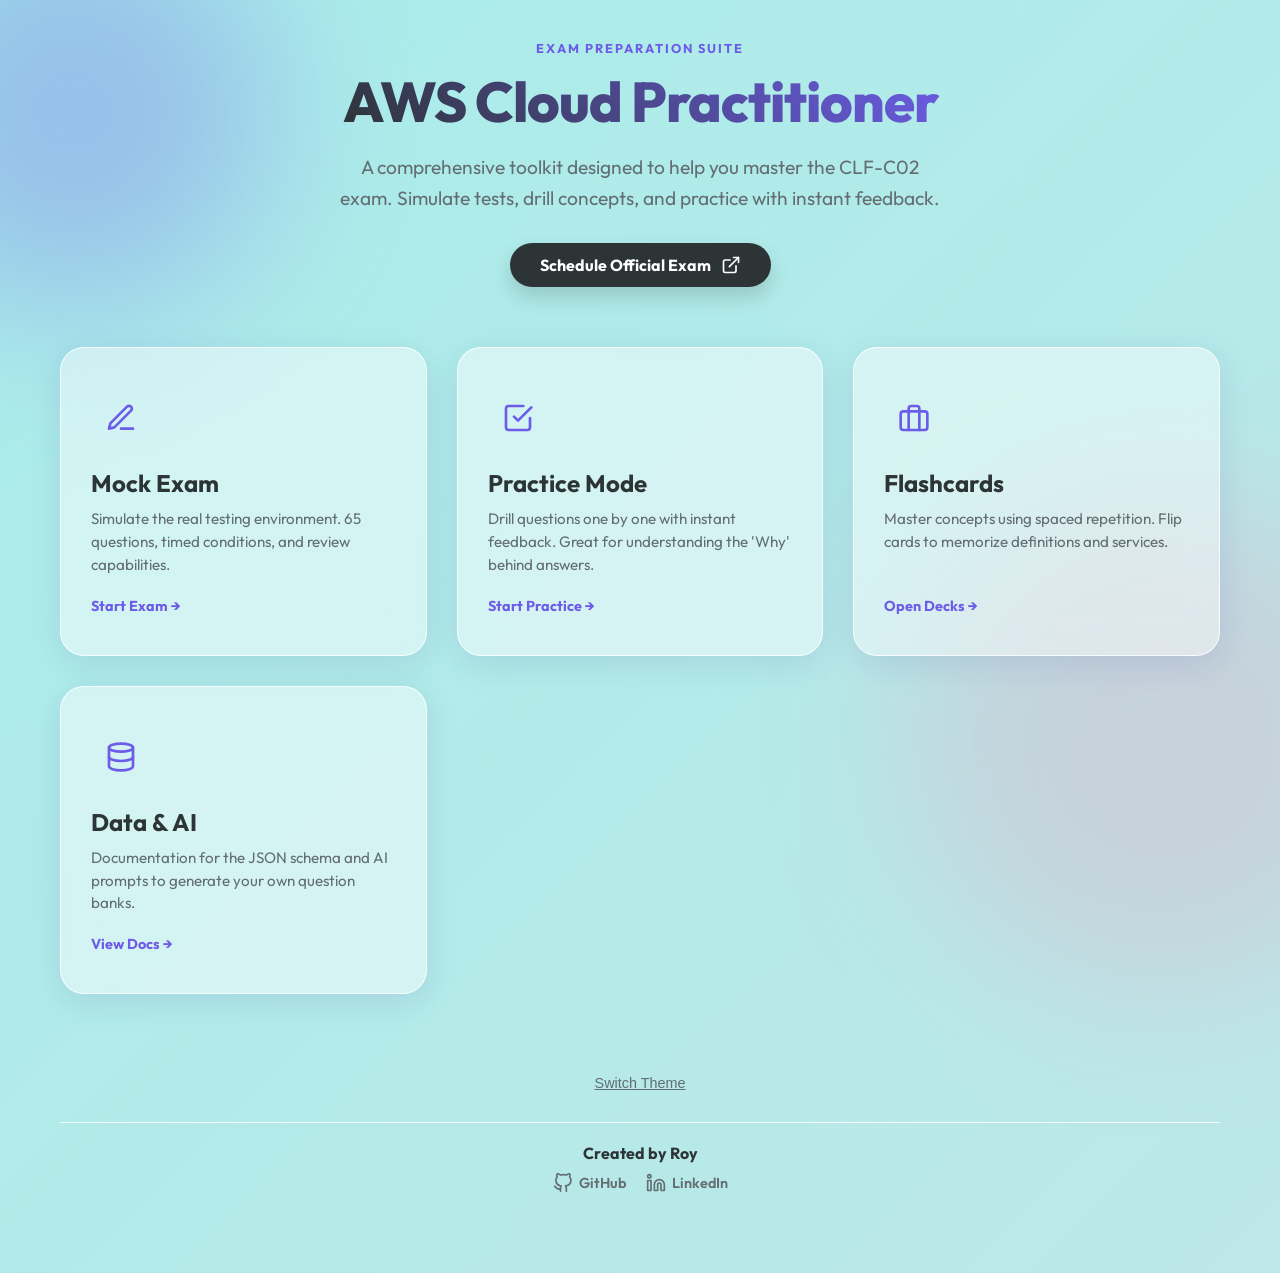
<file: index.html>
<!DOCTYPE html>
<html lang="en">
<head>
    <meta charset="UTF-8">
    <meta name="viewport" content="width=device-width, initial-scale=1.0, maximum-scale=1.0, user-scalable=no">
    <title>AWS CLF-C02 Prep Suite</title>
    <link rel="preconnect" href="https://fonts.googleapis.com">
    <link rel="preconnect" href="https://fonts.gstatic.com" crossorigin>
    <link href="https://fonts.googleapis.com/css2?family=Outfit:wght@300;500;700;800&display=swap" rel="stylesheet">
    <style>
        :root {
            --bg-gradient: linear-gradient(135deg, #a8edea 0%, #fed6e3 100%);
            --glass-bg: rgba(255, 255, 255, 0.45);
            --glass-border: rgba(255, 255, 255, 0.8);
            --glass-shadow: 0 8px 32px 0 rgba(31, 38, 135, 0.1);
            --text-main: #2d3436;
            --text-sub: #636e72;
            --accent: #6c5ce7;
            --accent-hover: #5649b3;
            --card-hover: rgba(255, 255, 255, 0.7);
        }

        [data-theme="dark"] {
            --bg-gradient: linear-gradient(135deg, #0f0c29 0%, #302b63 50%, #24243e 100%);
            --glass-bg: rgba(20, 20, 30, 0.6);
            --glass-border: rgba(255, 255, 255, 0.1);
            --glass-shadow: 0 8px 32px 0 rgba(0, 0, 0, 0.6);
            --text-main: #dfe6e9;
            --text-sub: #b2bec3;
            --accent: #00cec9;
            --accent-hover: #00b5b0;
            --card-hover: rgba(30, 30, 45, 0.8);
        }

        * { margin: 0; padding: 0; box-sizing: border-box; }

        body {
            font-family: 'Outfit', sans-serif;
            background: var(--bg-gradient);
            background-size: 400% 400%;
            animation: gradientBG 15s ease infinite;
            min-height: 100vh;
            color: var(--text-main);
            overflow-x: hidden;
        }

        @keyframes gradientBG {
            0% { background-position: 0% 50%; }
            50% { background-position: 100% 50%; }
            100% { background-position: 0% 50%; }
        }

        .orb { position: absolute; border-radius: 50%; filter: blur(80px); z-index: -1; animation: float 20s infinite; }
        .orb-1 { width: 400px; height: 400px; background: var(--accent); top: -10%; left: -10%; opacity: 0.3; }
        .orb-2 { width: 500px; height: 500px; background: #fd79a8; bottom: -10%; right: -10%; opacity: 0.2; animation-delay: -5s; }
        @keyframes float { 0% { transform: translate(0, 0); } 50% { transform: translate(30px, 50px); } 100% { transform: translate(0, 0); } }

        .container {
            max-width: 1200px;
            margin: 0 auto;
            padding: 40px 20px;
            display: flex;
            flex-direction: column;
            align-items: center;
        }

        header {
            text-align: center;
            margin-bottom: 60px;
            animation: slideDown 0.8s ease-out;
        }

        h1 {
            font-size: 3.5rem;
            font-weight: 800;
            margin-bottom: 15px;
            background: -webkit-linear-gradient(45deg, var(--text-main), var(--accent));
            -webkit-background-clip: text;
            -webkit-text-fill-color: transparent;
            letter-spacing: -1px;
        }

        .subtitle {
            font-size: 1.2rem;
            color: var(--text-sub);
            max-width: 600px;
            margin: 0 auto 30px auto;
            line-height: 1.6;
        }

        .cta-btn {
            display: inline-flex;
            align-items: center;
            gap: 10px;
            padding: 12px 30px;
            background: var(--text-main);
            color: white; 
            text-decoration: none;
            border-radius: 30px;
            font-weight: 700;
            transition: transform 0.2s, box-shadow 0.2s;
            box-shadow: 0 10px 20px rgba(0,0,0,0.15);
        }
        [data-theme="dark"] .cta-btn { background: white; color: black; }
        
        .cta-btn:hover { transform: translateY(-3px); box-shadow: 0 15px 30px rgba(0,0,0,0.25); }

        .tools-grid {
            display: grid;
            grid-template-columns: repeat(auto-fit, minmax(280px, 1fr));
            gap: 30px;
            width: 100%;
            perspective: 1000px;
        }

        .tool-card {
            background: var(--glass-bg);
            -webkit-backdrop-filter: blur(16px);
            backdrop-filter: blur(16px);
            border: 1px solid var(--glass-border);
            border-radius: 24px;
            padding: 40px 30px;
            text-decoration: none;
            color: var(--text-main);
            transition: all 0.4s cubic-bezier(0.175, 0.885, 0.32, 1.275);
            box-shadow: var(--glass-shadow);
            display: flex;
            flex-direction: column;
            align-items: flex-start;
            position: relative;
            overflow: hidden;
            animation: fadeInUp 0.6s ease-out forwards;
            opacity: 0;
        }

        .tool-card:nth-child(1) { animation-delay: 0.1s; }
        .tool-card:nth-child(2) { animation-delay: 0.2s; }
        .tool-card:nth-child(3) { animation-delay: 0.3s; }
        .tool-card:nth-child(4) { animation-delay: 0.4s; }

        .tool-card:hover {
            transform: translateY(-10px) scale(1.02);
            background: var(--card-hover);
            border-color: var(--accent);
            box-shadow: 0 20px 40px rgba(0,0,0,0.1);
        }

        .card-icon {
            width: 60px;
            height: 60px;
            background: var(--accent-glow);
            border-radius: 16px;
            display: flex;
            align-items: center;
            justify-content: center;
            margin-bottom: 20px;
            color: var(--accent);
            transition: transform 0.3s;
        }

        .tool-card:hover .card-icon { transform: rotate(10deg) scale(1.1); }

        .card-title { font-size: 1.5rem; font-weight: 700; margin-bottom: 10px; }
        .card-desc { font-size: 0.95rem; color: var(--text-sub); line-height: 1.5; margin-bottom: 20px; flex: 1; }
        
        .card-arrow {
            font-weight: 700;
            color: var(--accent);
            display: flex; align-items: center; gap: 5px;
            font-size: 0.9rem;
        }

        footer {
            margin-top: 80px;
            text-align: center;
            color: var(--text-sub);
            font-size: 0.9rem;
            padding-bottom: 40px;
            width: 100%;
        }

        .creator-section {
            margin-top: 30px;
            border-top: 1px solid var(--glass-border);
            padding-top: 20px;
            display: flex;
            flex-direction: column;
            align-items: center;
            gap: 10px;
        }

        .creator-name {
            font-weight: 700;
            color: var(--text-main);
            font-size: 1rem;
        }

        .social-links {
            display: flex;
            gap: 20px;
            align-items: center;
            justify-content: center;
        }

        .social-link {
            text-decoration: none;
            color: var(--text-sub);
            display: flex;
            align-items: center;
            gap: 6px;
            transition: transform 0.2s, color 0.2s;
            font-weight: 600;
        }

        .social-link:hover {
            transform: translateY(-2px);
            color: var(--accent);
        }

        @keyframes slideDown { from { transform: translateY(-50px); opacity: 0; } to { transform: translateY(0); opacity: 1; } }
        @keyframes fadeInUp { from { transform: translateY(30px); opacity: 0; } to { transform: translateY(0); opacity: 1; } }

        @media (max-width: 768px) {
            h1 { font-size: 2.5rem; }
            .container { padding: 30px 15px; }
            .tools-grid { grid-template-columns: 1fr; }
        }
    </style>
</head>
<body>

    <div class="orb orb-1"></div>
    <div class="orb orb-2"></div>

    <div class="container">
        <header>
            <div style="font-weight: 700; letter-spacing: 2px; color: var(--accent); margin-bottom: 10px; text-transform: uppercase; font-size: 0.8rem;">Exam Preparation Suite</div>
            <h1>AWS Cloud Practitioner</h1>
            <p class="subtitle">A comprehensive toolkit designed to help you master the CLF-C02 exam. Simulate tests, drill concepts, and practice with instant feedback.</p>
            
            <a href="https://aws.amazon.com/certification/certified-cloud-practitioner/" target="_blank" class="cta-btn">
                <span>Schedule Official Exam</span>
                <svg width="20" height="20" viewBox="0 0 24 24" fill="none" stroke="currentColor" stroke-width="2" stroke-linecap="round" stroke-linejoin="round"><path d="M18 13v6a2 2 0 0 1-2 2H5a2 2 0 0 1-2-2V8a2 2 0 0 1 2-2h6"></path><polyline points="15 3 21 3 21 9"></polyline><line x1="10" y1="14" x2="21" y2="3"></line></svg>
            </a>
        </header>

        <section class="tools-grid">
            <a href="mock.html" class="tool-card">
                <div class="card-icon">
                    <svg width="32" height="32" viewBox="0 0 24 24" fill="none" stroke="currentColor" stroke-width="2" stroke-linecap="round" stroke-linejoin="round"><path d="M12 20h9"></path><path d="M16.5 3.5a2.121 2.121 0 0 1 3 3L7 19l-4 1 1-4L16.5 3.5z"></path></svg>
                </div>
                <h3 class="card-title">Mock Exam</h3>
                <p class="card-desc">Simulate the real testing environment. 65 questions, timed conditions, and review capabilities.</p>
                <span class="card-arrow">Start Exam →</span>
            </a>

            <a href="practice.html" class="tool-card">
                <div class="card-icon">
                    <svg width="32" height="32" viewBox="0 0 24 24" fill="none" stroke="currentColor" stroke-width="2" stroke-linecap="round" stroke-linejoin="round"><polyline points="9 11 12 14 22 4"></polyline><path d="M21 12v7a2 2 0 0 1-2 2H5a2 2 0 0 1-2-2V5a2 2 0 0 1 2-2h11"></path></svg>
                </div>
                <h3 class="card-title">Practice Mode</h3>
                <p class="card-desc">Drill questions one by one with instant feedback. Great for understanding the 'Why' behind answers.</p>
                <span class="card-arrow">Start Practice →</span>
            </a>

            <a href="flashcard.html" class="tool-card">
                <div class="card-icon">
                    <svg width="32" height="32" viewBox="0 0 24 24" fill="none" stroke="currentColor" stroke-width="2" stroke-linecap="round" stroke-linejoin="round"><rect x="2" y="7" width="20" height="14" rx="2" ry="2"></rect><path d="M16 21V5a2 2 0 0 0-2-2h-4a2 2 0 0 0-2 2v16"></path></svg>
                </div>
                <h3 class="card-title">Flashcards</h3>
                <p class="card-desc">Master concepts using spaced repetition. Flip cards to memorize definitions and services.</p>
                <span class="card-arrow">Open Decks →</span>
            </a>

            <a href="schema.html" class="tool-card">
                <div class="card-icon">
                    <svg width="32" height="32" viewBox="0 0 24 24" fill="none" stroke="currentColor" stroke-width="2" stroke-linecap="round" stroke-linejoin="round"><ellipse cx="12" cy="5" rx="9" ry="3"></ellipse><path d="M21 12c0 1.66-4 3-9 3s-9-1.34-9-3"></path><path d="M3 5v14c0 1.66 4 3 9 3s9-1.34 9-3V5"></path></svg>
                </div>
                <h3 class="card-title">Data & AI</h3>
                <p class="card-desc">Documentation for the JSON schema and AI prompts to generate your own question banks.</p>
                <span class="card-arrow">View Docs →</span>
            </a>
        </section>

        <footer>
            <div style="margin-bottom: 20px;">
                <button id="theme-btn" style="background:none; border:none; color:var(--text-sub); cursor:pointer; text-decoration:underline; font-size: 0.9rem;">Switch Theme</button>
            </div>
            
            <div class="creator-section">
                <span class="creator-name">Created by Roy</span>
                <div class="social-links">
                    <a href="https://github.com/chinmaykrishnroy" target="_blank" class="social-link">
                        <svg width="20" height="20" viewBox="0 0 24 24" fill="none" stroke="currentColor" stroke-width="2" stroke-linecap="round" stroke-linejoin="round"><path d="M9 19c-5 1.5-5-2.5-7-3m14 6v-3.87a3.37 3.37 0 0 0-.94-2.61c3.14-.35 6.44-1.54 6.44-7A5.44 5.44 0 0 0 20 4.77 5.07 5.07 0 0 0 19.91 1S18.73.65 16 2.48a13.38 13.38 0 0 0-7 0C6.27.65 5.09 1 5.09 1A5.07 5.07 0 0 0 5 4.77a5.44 5.44 0 0 0-1.5 3.78c0 5.42 3.3 6.61 6.44 7A3.37 3.37 0 0 0 9 18.13V22"></path></svg>
                        <span>GitHub</span>
                    </a>
                    <a href="https://www.linkedin.com/in/chinmaykrishnroy" target="_blank" class="social-link">
                        <svg width="20" height="20" viewBox="0 0 24 24" fill="none" stroke="currentColor" stroke-width="2" stroke-linecap="round" stroke-linejoin="round"><path d="M16 8a6 6 0 0 1 6 6v7h-4v-7a2 2 0 0 0-2-2 2 2 0 0 0-2 2v7h-4v-7a6 6 0 0 1 6-6z"></path><rect x="2" y="9" width="4" height="12"></rect><circle cx="4" cy="4" r="2"></circle></svg>
                        <span>LinkedIn</span>
                    </a>
                </div>
            </div>
        </footer>
    </div>

    <script>
        const btn = document.getElementById('theme-btn');
        
        if (localStorage.getItem('aws_theme') === 'dark') {
            document.body.setAttribute('data-theme', 'dark');
        }

        btn.addEventListener('click', () => {
            if (document.body.getAttribute('data-theme') === 'dark') {
                document.body.removeAttribute('data-theme');
                localStorage.setItem('aws_theme', 'light');
            } else {
                document.body.setAttribute('data-theme', 'dark');
                localStorage.setItem('aws_theme', 'dark');
            }
        });
    </script>
</body>
</html>
</file>
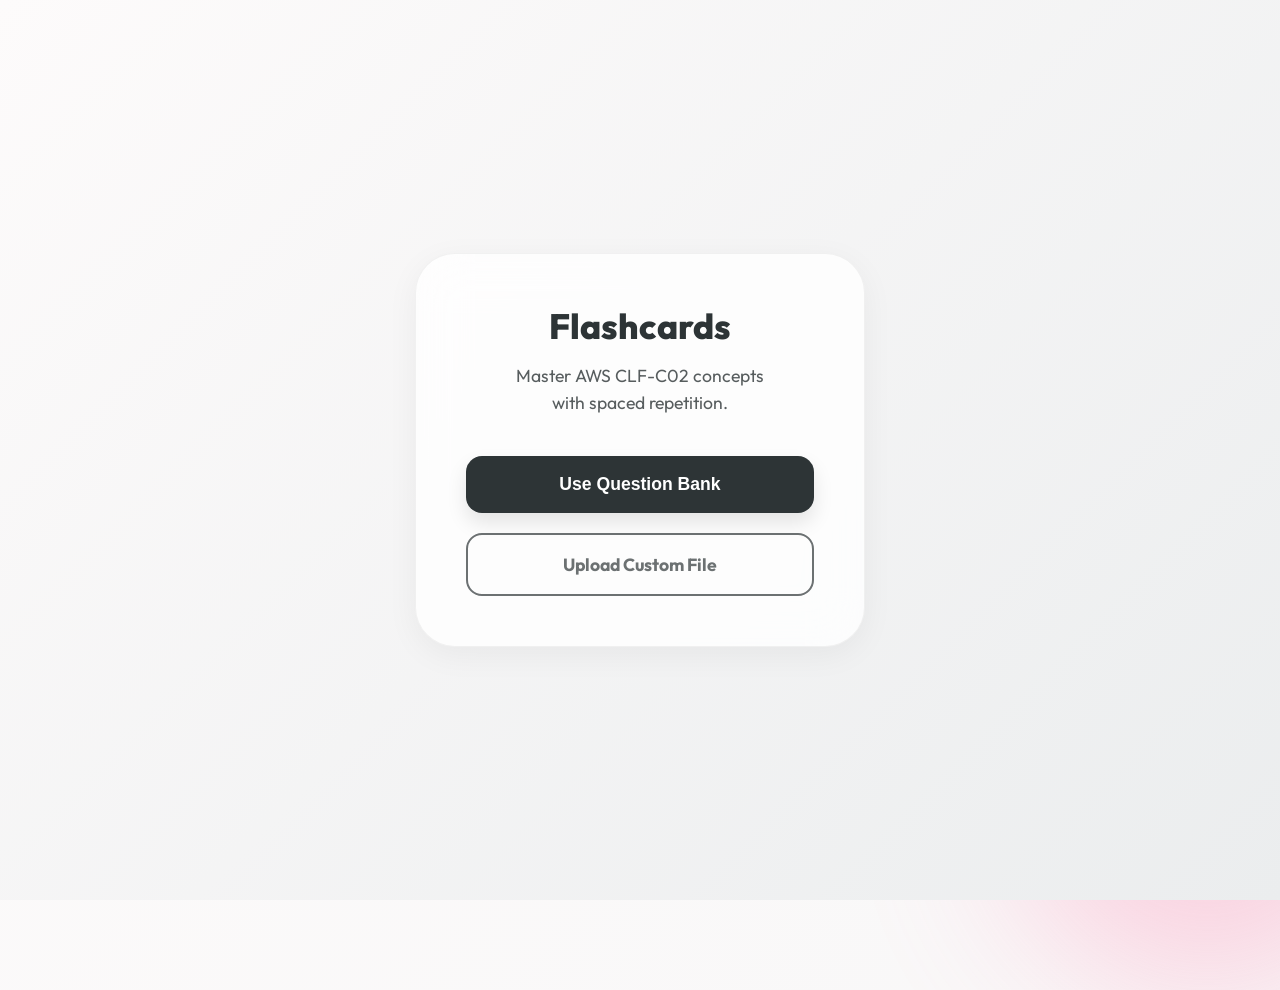
<file: flashcard.html>
<!DOCTYPE html>
<html lang="en">
<head>
    <meta charset="UTF-8">
    <meta name="viewport" content="width=device-width, initial-scale=1.0, maximum-scale=1.0, user-scalable=no">
    <title>AWS CLF-C02 Flashcards</title>
    <link rel="icon" href='data:image/svg+xml,<svg xmlns="http://www.w3.org/2000/svg" viewBox="0 0 24 24" fill="none" stroke="%236c5ce7" stroke-width="2" stroke-linecap="round" stroke-linejoin="round"><rect x="2" y="7" width="20" height="14" rx="2" ry="2"/><path d="M16 21V5a2 2 0 0 0-2-2h-4a2 2 0 0 0-2 2v16"/></svg>'>
    <link rel="preconnect" href="https://fonts.googleapis.com">
    <link rel="preconnect" href="https://fonts.gstatic.com" crossorigin>
    <link href="https://fonts.googleapis.com/css2?family=Outfit:wght@300;500;700;800&display=swap" rel="stylesheet">
    <style>
    :root {
        --bg-gradient: linear-gradient(135deg, #fdfbfb 0%, #ebedee 100%);
        --glass-bg: rgba(255, 255, 255, 0.8);
        --glass-border: rgba(0, 0, 0, 0.05);
        --glass-shadow: 0 8px 32px 0 rgba(0, 0, 0, 0.05);
        --text-main: #2d3436;
        --text-sub: #636e72;
        --card-face: #ffffff;
        --accent: #2a6c66;
        --accent-glow: rgba(9, 132, 227, 0.1);
        --danger: #d63031;
        --btn-bg: rgba(0, 0, 0, 0.03);
    }

    [data-theme="dark"] {
        --bg-gradient: linear-gradient(135deg, #2d1b2e 0%, #462424 100%);
        --glass-bg: rgba(60, 37, 61, 0.7);
        --glass-border: rgba(255, 200, 200, 0.1);
        --glass-shadow: 0 8px 32px 0 rgba(0, 0, 0, 0.6);
        --text-main: #f5cdc6;
        --text-sub: #bbaaaa;
        --card-face: #1a0f1a;
        --accent: #ff7675;
        --accent-glow: rgba(255, 118, 117, 0.2);
        --btn-bg: rgba(255, 255, 255, 0.08);
    }

        * { margin: 0; padding: 0; box-sizing: border-box; -webkit-tap-highlight-color: transparent; }
        
        body {
            font-family: 'Outfit', sans-serif;
            background: var(--bg-gradient);
            background-size: 400% 400%;
            animation: gradientBG 15s ease infinite;
            height: 100dvh;
            display: flex;
            flex-direction: column;
            overflow: hidden;
            color: var(--text-main);
            transition: color 0.3s ease;
        }

        @keyframes gradientBG {
            0% { background-position: 0% 50%; }
            50% { background-position: 100% 50%; }
            100% { background-position: 0% 50%; }
        }

        .orb { position: absolute; border-radius: 50%; filter: blur(80px); z-index: -1; animation: float 20s infinite; pointer-events: none; }
        .orb-1 { width: 300px; height: 300px; background: var(--accent); top: -10%; left: -10%; opacity: 0.4; }
        .orb-2 { width: 400px; height: 400px; background: #fd79a8; bottom: -10%; right: -10%; opacity: 0.3; animation-delay: -5s; }
        @keyframes float { 0% { transform: translate(0, 0); } 50% { transform: translate(30px, 50px); } 100% { transform: translate(0, 0); } }

        .app-container {
            flex: 1;
            display: flex;
            flex-direction: column;
            padding: 20px;
            max-width: 900px;
            margin: 0 auto;
            width: 100%;
            position: relative;
        }

        .header-bar {
            display: grid;
            grid-template-columns: auto 1fr auto;
            align-items: center;
            padding: 10px 20px;
            background: var(--glass-bg);
            -webkit-backdrop-filter: blur(12px);
            backdrop-filter: blur(12px);
            border: 1px solid var(--glass-border);
            border-radius: 50px;
            margin-bottom: 20px;
            box-shadow: var(--glass-shadow);
            flex-shrink: 0;
            gap: 15px;
        }

        .header-left { 
            justify-self: start; 
        }
        
        .back-btn {
            background: var(--btn-bg);
            border: 1px solid transparent;
            color: var(--text-main);
            display: flex; align-items: center; justify-content: center;
            cursor: pointer;
            width: 36px; height: 36px;
            border-radius: 50%;
            transition: all 0.2s;
            flex-shrink: 0;
        }
        .back-btn:hover { background: var(--glass-border); transform: scale(1.05); }

        .domain-badge-container {
            justify-self: start;
            text-align: left;
            min-width: 0;
        }

        .domain-badge {
            display: inline-flex;
            align-items: center;
            justify-content: center; 
            height: 100%; 
            min-height: 32px; 
            font-size: 0.75rem;
            text-transform: uppercase;
            letter-spacing: 1.5px;
            font-weight: 800;
            color: var(--accent);
            background: var(--accent-glow);
            padding: 8px 16px;
            border-radius: 20px;
            border: 1px solid rgba(108, 92, 231, 0.1);
            max-width: 100%;
            white-space: nowrap;
            overflow: hidden;
            text-overflow: ellipsis;
        }

        .actions { 
            justify-self: end;
            display: flex; 
            gap: 8px; 
            align-items: center; 
        }

        .icon-btn {
            background: var(--btn-bg);
            border: 1px solid transparent;
            color: var(--text-main);
            cursor: pointer;
            width: 38px; height: 38px;
            border-radius: 50%;
            display: flex; align-items: center; justify-content: center;
            transition: all 0.2s;
        }
        .icon-btn:hover { background: var(--glass-border); transform: scale(1.05); }
        .icon-btn.active { color: var(--danger); background: rgba(255, 118, 117, 0.15); border-color: var(--danger); }
        
        .exam-btn {
            text-decoration: none;
            font-size: 0.8rem;
            font-weight: 700;
            color: var(--text-main);
            border: 1px solid var(--text-main);
            padding: 8px 16px;
            border-radius: 20px;
            white-space: nowrap;
            opacity: 0.8;
            transition: all 0.2s;
        }
        .exam-btn:hover { background: var(--text-main); color: var(--card-face); opacity: 1; }

        .card-scene {
            flex: 1; 
            width: 100%;
            perspective: 2000px;
            margin-bottom: 20px;
            position: relative;
            display: flex; 
            align-items: center;
            justify-content: center;
        }

        .card {
            width: 100%;
            height: 100%;
            max-height: 550px; 
            max-width: 700px;
            position: relative;
            transition: transform 0.6s cubic-bezier(0.34, 1.56, 0.64, 1);
            transform-style: preserve-3d;
            border-radius: 30px;
            box-shadow: var(--glass-shadow);
            cursor: pointer;
        }

        .card.flipped { transform: rotateY(180deg); }

        .card-face {
            position: absolute;
            width: 100%; height: 100%;
            backface-visibility: hidden;
            border-radius: 30px;
            padding: 40px;
            display: flex;
            flex-direction: column;
            justify-content: center;
            align-items: center;
            text-align: center;
            background: var(--card-face);
            border: 1px solid var(--glass-border);
            overflow-y: auto; 
        }

        [data-theme="light"] .card-face { background: rgba(255,255,255,0.9); }
        
        .question-text { 
            font-size: 1.6rem; 
            font-weight: 600; 
            line-height: 1.4; 
            margin-bottom: 30px;
            color: var(--text-main);
        }
        
        .tap-hint {
            position: absolute;
            bottom: 25px;
            font-size: 0.75rem;
            color: var(--text-sub);
            opacity: 0.5;
            text-transform: uppercase;
            letter-spacing: 2px;
            font-weight: 700;
        }

        .card-back {
            transform: rotateY(180deg);
            align-items: stretch;
            text-align: left;
            justify-content: flex-start;
            padding-top: 60px;
        }

        .answer-label { font-size: 0.8rem; color: var(--accent); font-weight: 800; margin-bottom: 12px; text-transform: uppercase; letter-spacing: 1px; }
        .answer-text { font-size: 1.4rem; font-weight: 700; margin-bottom: 30px; color: var(--text-main); line-height: 1.3; }
        
        .explanation-box { 
            background: var(--accent-glow); 
            padding: 25px; 
            border-radius: 20px; 
            font-size: 1rem; 
            line-height: 1.7;
            color: var(--text-main);
            border-left: 4px solid var(--accent);
        }

        .controls-bar {
            display: grid;
            grid-template-columns: 1fr auto 1fr;
            gap: 20px;
            align-items: center;
            padding-bottom: 10px;
            width: 100%;
            max-width: 700px;
            margin: 0 auto;
        }

        .nav-btn {
            background: var(--glass-bg);
            backdrop-filter: blur(10px);
            border: 1px solid var(--glass-border);
            color: var(--text-main);
            height: 65px;
            border-radius: 25px;
            font-size: 1.2rem;
            font-weight: 700;
            cursor: pointer;
            transition: all 0.2s;
            display: flex; align-items: center; justify-content: center;
            box-shadow: var(--glass-shadow);
        }
        .nav-btn:hover { background: var(--glass-border); transform: translateY(-2px); }
        .nav-btn:active { transform: scale(0.96); }

        .heart-btn-large {
            width: 65px; height: 65px;
            border-radius: 25px;
            background: var(--card-face);
            border: 1px solid var(--glass-border);
            color: #ccc;
            cursor: pointer;
            display: flex; align-items: center; justify-content: center;
            font-size: 1.6rem;
            box-shadow: var(--glass-shadow);
            transition: all 0.2s;
        }
        .heart-btn-large.active { color: var(--danger); border-color: var(--danger); background: rgba(255, 118, 117, 0.1); }
        .heart-btn-large:active { transform: scale(0.9); }

        .progress-indicator { text-align: center; font-size: 0.85rem; color: var(--text-sub); margin-top: 15px; opacity: 0.8; font-weight: 500; letter-spacing: 1px; }

        .loader-overlay {
            position: fixed; top: 0; left: 0; right: 0; bottom: 0;
            background: var(--bg-gradient);
            z-index: 100;
            display: flex; flex-direction: column;
            justify-content: center; align-items: center;
            text-align: center;
            padding: 30px;
        }
        .loader-content {
            background: var(--glass-bg);
            -webkit-backdrop-filter: blur(25px);
            backdrop-filter: blur(25px);
            padding: 50px;
            border-radius: 40px;
            border: 1px solid var(--glass-border);
            box-shadow: var(--glass-shadow);
            max-width: 450px; width: 100%;
        }
        .btn-load {
            display: block; width: 100%;
            padding: 18px; margin-top: 20px;
            border-radius: 16px; border: none;
            font-weight: 700; cursor: pointer; font-size: 1.1rem;
            transition: transform 0.2s;
        }
        .btn-load.primary { background: #2d3436; color: white; box-shadow: 0 10px 20px rgba(0,0,0,0.1); }
        [data-theme="dark"] .btn-load.primary { background: #ffffff; color: #000; }
        
        .btn-load.secondary { background: transparent; border: 2px solid var(--text-main); color: var(--text-main); opacity: 0.7; }
        .btn-load:hover { transform: translateY(-3px); opacity: 1; }

        /* Custom Alert Styles */
        .alert-overlay {
            position: fixed; top: 0; left: 0; right: 0; bottom: 0;
            background: rgba(0,0,0,0.4);
            z-index: 200;
            display: none;
            justify-content: center; align-items: center;
            -webkit-backdrop-filter: blur(8px);
            backdrop-filter: blur(8px);
            padding: 20px;
        }
        .alert-box {
            background: var(--glass-bg);
            -webkit-backdrop-filter: blur(30px);
            backdrop-filter: blur(30px);
            border: 1px solid var(--glass-border);
            box-shadow: var(--glass-shadow);
            padding: 30px;
            border-radius: 30px;
            max-width: 400px; width: 100%;
            text-align: center;
            animation: popIn 0.3s cubic-bezier(0.175, 0.885, 0.32, 1.275);
        }
        @keyframes popIn {
            0% { transform: scale(0.9); opacity: 0; }
            100% { transform: scale(1); opacity: 1; }
        }
        .alert-title { font-size: 1.4rem; font-weight: 800; margin-bottom: 10px; color: var(--text-main); }
        .alert-msg { margin-bottom: 25px; line-height: 1.5; color: var(--text-sub); font-size: 1rem; }
        .alert-btn {
            background: var(--text-main);
            color: var(--card-face);
            border: none;
            padding: 12px 30px;
            border-radius: 15px;
            font-weight: 700;
            cursor: pointer;
            transition: transform 0.2s;
            font-size: 1rem;
        }
        .alert-btn:hover { transform: scale(1.05); }

        @media (max-width: 768px) {
            .app-container { padding: 15px; }
            
            .header-bar {
                grid-template-columns: 1fr auto; 
                grid-template-areas: 
                    "badge badge"
                    "left actions";
                row-gap: 12px;
                border-radius: 30px;
                padding: 12px 20px;
            }
            .header-left { grid-area: left; }
            .actions { grid-area: actions; }
            .domain-badge-container { 
                grid-area: badge; 
                width: 100%;
                text-align: center;
                justify-self: center;
            }
            .domain-badge { 
                display: block; 
                width: 100%; 
                white-space: normal; 
                font-size: 0.7rem;
                padding: 8px;
            }

            .question-text { font-size: 1.3rem; }
            .card-face { padding: 25px; }
            
            .controls-bar { gap: 12px; }
            .nav-btn, .heart-btn-large { height: 56px; border-radius: 18px; }
        }
    </style>
</head>
<body>

    <div class="orb orb-1"></div>
    <div class="orb orb-2"></div>

    <div class="loader-overlay" id="loader">
        <div class="loader-content">
            <h1 style="margin-bottom: 15px; font-size: 2.2rem; font-weight: 800;">Flashcards</h1>
            <p style="opacity: 0.8; margin-bottom: 40px; font-size: 1.1rem; line-height: 1.5;">Master AWS CLF-C02 concepts<br>with spaced repetition.</p>
            
            <button id="use-internal" class="btn-load primary">Use Question Bank</button>
            
            <label class="btn-load secondary">
                Upload Custom File
                <input type="file" id="file-input" hidden accept=".json">
            </label>
        </div>
    </div>

    <div class="app-container" style="display:none;" id="app-ui">
        
        <header class="header-bar">
            <div class="header-left">
                <button class="back-btn" id="exit-btn">
                    <svg width="24" height="24" viewBox="0 0 24 24" fill="none" stroke="currentColor" stroke-width="2.5" stroke-linecap="round" stroke-linejoin="round"><path d="M19 12H5M12 19l-7-7 7-7"/></svg>
                </button>
            </div>
            
            <div class="domain-badge-container">
                <span class="domain-badge" id="domain-text">--</span>
            </div>
            
            <div class="actions">
                <a href="mock.html" class="exam-btn">Take Exam</a>
                
                <button class="icon-btn" id="fav-filter-btn" title="Show Favorites Only">
                    <svg width="20" height="20" viewBox="0 0 24 24" fill="none" stroke="currentColor" stroke-width="2" stroke-linecap="round" stroke-linejoin="round"><polygon points="12 2 15.09 8.26 22 9.27 17 14.14 18.18 21.02 12 17.77 5.82 21.02 7 14.14 2 9.27 8.91 8.26 12 2"></polygon></svg>
                </button>
                <button class="icon-btn" id="theme-toggle">
                    <svg width="20" height="20" class="icon-sun" viewBox="0 0 24 24" fill="none" stroke="currentColor" stroke-width="2" stroke-linecap="round" stroke-linejoin="round"><circle cx="12" cy="12" r="5"></circle><line x1="12" y1="1" x2="12" y2="3"></line><line x1="12" y1="21" x2="12" y2="23"></line><line x1="4.22" y1="4.22" x2="5.64" y2="5.64"></line><line x1="18.36" y1="18.36" x2="19.78" y2="19.78"></line><line x1="1" y1="12" x2="3" y2="12"></line><line x1="21" y1="12" x2="23" y2="12"></line><line x1="4.22" y1="19.78" x2="5.64" y2="18.36"></line><line x1="18.36" y1="5.64" x2="19.78" y2="4.22"></line></svg>
                </button>
            </div>
        </header>

        <div class="card-scene" id="card-scene">
            <div class="card" id="card">
                <div class="card-face card-front">
                    <p class="question-text" id="q-text">Loading...</p>
                    <span class="tap-hint">Tap to flip</span>
                </div>
                <div class="card-face card-back">
                    <span class="answer-label">Correct Answer</span>
                    <div class="answer-text" id="a-text">--</div>
                    <div class="explanation-box" id="exp-text">--</div>
                </div>
            </div>
        </div>

        <div class="controls-bar">
            <button class="nav-btn" id="btn-prev">
                <svg width="28" height="28" viewBox="0 0 24 24" fill="none" stroke="currentColor" stroke-width="3" stroke-linecap="round" stroke-linejoin="round"><path d="M15 18l-6-6 6-6"/></svg>
            </button>
            
            <button class="heart-btn-large" id="btn-heart">
                <svg width="32" height="32" viewBox="0 0 24 24" fill="currentColor" stroke="none"><path d="M20.84 4.61a5.5 5.5 0 0 0-7.78 0L12 5.67l-1.06-1.06a5.5 5.5 0 0 0-7.78 7.78l1.06 1.06L12 21.23l7.78-7.78 1.06-1.06a5.5 5.5 0 0 0 0-7.78z"></path></svg>
            </button>

            <button class="nav-btn" id="btn-next">
                <svg width="28" height="28" viewBox="0 0 24 24" fill="none" stroke="currentColor" stroke-width="3" stroke-linecap="round" stroke-linejoin="round"><path d="M9 18l6-6-6-6"/></svg>
            </button>
        </div>
        
        <div class="progress-indicator" id="counter">--</div>
    </div>

    <div class="alert-overlay" id="custom-alert">
        <div class="alert-box">
            <h2 class="alert-title" id="alert-title">Notice</h2>
            <p class="alert-msg" id="alert-msg">Message goes here</p>
            <button class="alert-btn" id="alert-ok">Okay</button>
        </div>
    </div>

    <script>
        // Fallback Data if fetch fails
        const DEMO_DATA = [
        {
            "id": 1,
            "question": "Which component of the AWS Global Infrastructure consists of one or more discrete data centers with redundant power, networking, and connectivity in an AWS Region?",
            "options": [
            "Availability Zone",
            "Edge Location",
            "Local Zone",
            "Regional Cache"
            ],
            "answer": [
            "Availability Zone"
            ],
            "type": "single_choice",
            "domain": "Cloud Concepts",
            "explanation": "An Availability Zone (AZ) is a distinct location within an AWS Region that is insulated from failures in other AZs and provides low-latency network connectivity to other AZs in the same region."
        },
        {
            "id": 2,
            "question": "Under the AWS Shared Responsibility Model, which of the following is the customer's responsibility? (Select TWO)",
            "options": [
            "Physical security of data centers",
            "Patching the Guest OS (Operating System)",
            "Configuration of Security Groups",
            "Discarding failed hard drives",
            "Patching the underlying hypervisor"
            ],
            "answer": [
            "Patching the Guest OS (Operating System)",
            "Configuration of Security Groups"
            ],
            "type": "multiple_response",
            "domain": "Security and Compliance",
            "explanation": "AWS handles security 'of' the cloud (physical hardware, hypervisor). Customers handle security 'in' the cloud (Guest OS patching, firewall configuration, data encryption)."
        },
        {
            "id": 3,
            "question": "A company wants to migrate a database to AWS but requires the operating system to be patched automatically by AWS. Which service should they choose?",
            "options": [
            "Amazon EC2 with EBS",
            "Amazon RDS",
            "Amazon Redshift",
            "Amazon EC2 with Instance Store"
            ],
            "answer": [
            "Amazon RDS"
            ],
            "type": "single_choice",
            "domain": "Cloud Technology and Services",
            "explanation": "Amazon RDS is a managed service. AWS handles routine database tasks such as provisioning, patching, backup, and recovery. EC2 requires the customer to manage the OS and patches."
        },
        {
            "id": 4,
            "question": "Which AWS service helps you estimate the cost of your architecture solution before you build it?",
            "options": [
            "AWS Cost Explorer",
            "AWS Pricing Calculator",
            "AWS Budgets",
            "Cost and Usage Report"
            ],
            "answer": [
            "AWS Pricing Calculator"
            ],
            "type": "single_choice",
            "domain": "Billing, Pricing, and Support",
            "explanation": "The AWS Pricing Calculator allows you to estimate costs for AWS services based on your expected usage *before* you deploy them. Cost Explorer and Budgets are for tracking *actual* (historical/current) spend."
        },
        {
            "id": 5,
            "question": "Which pillar of the AWS Well-Architected Framework focuses on the ability to run and monitor systems to deliver business value and to continually improve supporting processes and procedures?",
            "options": [
            "Reliability",
            "Operational Excellence",
            "Performance Efficiency",
            "Security"
            ],
            "answer": [
            "Operational Excellence"
            ],
            "type": "single_choice",
            "domain": "Cloud Concepts",
            "explanation": "Operational Excellence includes the ability to support development and run workloads effectively, gain insight into their operations, and to continuously improve supporting processes."
        },
        {
            "id": 6,
            "question": "Which AWS service uses edge locations to cache content and reduce latency for global users?",
            "options": [
            "Amazon Route 53",
            "AWS Global Accelerator",
            "Amazon CloudFront",
            "AWS Direct Connect"
            ],
            "answer": [
            "Amazon CloudFront"
            ],
            "type": "single_choice",
            "domain": "Cloud Technology and Services",
            "explanation": "Amazon CloudFront is a Content Delivery Network (CDN) that caches data in Edge Locations closer to the user to decrease latency."
        },
        {
            "id": 7,
            "question": "A developer needs to store source code and version control it within AWS. Which service is the most appropriate?",
            "options": [
            "AWS CodeBuild",
            "AWS CodeCommit",
            "AWS CodeDeploy",
            "AWS Cloud9"
            ],
            "answer": [
            "AWS CodeCommit"
            ],
            "type": "single_choice",
            "domain": "Cloud Technology and Services",
            "explanation": "AWS CodeCommit is a managed source control service that hosts secure Git-based repositories. It is AWS's equivalent to GitHub/Bitbucket."
        },
        {
            "id": 8,
            "question": "Which AWS Support Plan provides access to a Technical Account Manager (TAM)?",
            "options": [
            "Developer",
            "Business",
            "Enterprise On-Ramp",
            "Enterprise"
            ],
            "answer": [
            "Enterprise"
            ],
            "type": "single_choice",
            "domain": "Billing, Pricing, and Support",
            "explanation": "Only the Enterprise Support plan includes a designated Technical Account Manager (TAM) to assist with architectural guidance and operations."
        },
        {
            "id": 9,
            "question": "Which service allows you to inspect AWS resource configurations to determine if they comply with internal practices and industry standards?",
            "options": [
            "AWS Config",
            "AWS CloudTrail",
            "Amazon GuardDuty",
            "AWS Trusted Advisor"
            ],
            "answer": [
            "AWS Config"
            ],
            "type": "single_choice",
            "domain": "Security and Compliance",
            "explanation": "AWS Config provides a detailed view of the configuration of AWS resources in your AWS account. It includes how the resources are related to one another and how they were configured in the past so that you can see how the configurations and relationships change over time."
        },
        {
            "id": 10,
            "question": "What is the primary benefit of decoupling an application using Amazon SQS?",
            "options": [
            "It reduces the storage cost of the application.",
            "It prevents one component from failing if another component becomes overwhelmed or fails.",
            "It automatically encrypts all data in transit.",
            "It increases the compute power of the application."
            ],
            "answer": [
            "It prevents one component from failing if another component becomes overwhelmed or fails."
            ],
            "type": "single_choice",
            "domain": "Cloud Technology and Services",
            "explanation": "Decoupling with SQS (Simple Queue Service) ensures that if the consumer of messages goes down or is slow, the producer can keep sending messages to the queue without crashing the system."
        },
        {
            "id": 11,
            "question": "Which pricing model is best for a workload with consistent, steady-state usage for a 1-year or 3-year term?",
            "options": [
            "On-Demand Instances",
            "Spot Instances",
            "Reserved Instances",
            "Dedicated Hosts"
            ],
            "answer": [
            "Reserved Instances"
            ],
            "type": "single_choice",
            "domain": "Billing, Pricing, and Support",
            "explanation": "Reserved Instances (Standard or Convertible) and Savings Plans provide significant discounts (up to 72%) compared to On-Demand pricing in exchange for a 1 or 3-year commitment."
        },
        {
            "id": 12,
            "question": "Which AWS service is used to automate the deployment of infrastructure using code (Infrastructure as Code)?",
            "options": [
            "AWS CloudFormation",
            "AWS CodePipeline",
            "AWS Systems Manager",
            "AWS Config"
            ],
            "answer": [
            "AWS CloudFormation"
            ],
            "type": "single_choice",
            "domain": "Cloud Technology and Services",
            "explanation": "AWS CloudFormation allows you to model and provision all your cloud infrastructure resources through a JSON or YAML file (Infrastructure as Code)."
        },
        {
            "id": 13,
            "question": "A company wants to block a specific IP address from accessing their resources in a VPC. Which security feature should they use?",
            "options": [
            "Security Groups",
            "Network Access Control Lists (Network ACLs)",
            "Internet Gateway",
            "VPC Peering"
            ],
            "answer": [
            "Network Access Control Lists (Network ACLs)"
            ],
            "type": "single_choice",
            "domain": "Security and Compliance",
            "explanation": "Network ACLs are stateless and operate at the subnet level. They support both ALLOW and DENY rules. Security Groups are stateful and ONLY support ALLOW rules (you cannot explicitly deny an IP in a Security Group)."
        },
        {
            "id": 14,
            "question": "Which of the following are categories of the AWS Trusted Advisor dashboard? (Select TWO)",
            "options": [
            "Cost Optimization",
            "Performance",
            "Reliability",
            "Scalability",
            "Network Throughput"
            ],
            "answer": [
            "Cost Optimization",
            "Performance"
            ],
            "type": "multiple_response",
            "domain": "Cloud Concepts",
            "explanation": "The 5 categories of Trusted Advisor are: Cost Optimization, Performance, Security, Fault Tolerance, and Service Limits."
        },
        {
            "id": 15,
            "question": "Which AWS service is specifically designed for Extract, Transform, and Load (ETL) workflows?",
            "options": [
            "Amazon Athena",
            "AWS Glue",
            "Amazon EMR",
            "Amazon Redshift"
            ],
            "answer": [
            "AWS Glue"
            ],
            "type": "single_choice",
            "domain": "Cloud Technology and Services",
            "explanation": "AWS Glue is a serverless data integration service that makes it easy to discover, prepare, and combine data for analytics, machine learning, and application development (ETL)."
        },
        {
            "id": 16,
            "question": "What is the difference between an IAM User and an IAM Role?",
            "options": [
            "A User is associated with a specific person or service, while a Role is a set of permissions that can be assumed by a trusted entity.",
            "A User allows temporary access, while a Role provides permanent access.",
            "A Role has a password and access keys, while a User does not.",
            "There is no difference; they are interchangeable."
            ],
            "answer": [
            "A User is associated with a specific person or service, while a Role is a set of permissions that can be assumed by a trusted entity."
            ],
            "type": "single_choice",
            "domain": "Security and Compliance",
            "explanation": "IAM Users have long-term credentials (password/keys). IAM Roles do not have standard credentials; they provide temporary security credentials to whoever assumes the role."
        },
        {
            "id": 17,
            "question": "Which service can be used to monitor the health and performance of your AWS resources and applications?",
            "options": [
            "AWS CloudTrail",
            "Amazon CloudWatch",
            "AWS Config",
            "AWS Auto Scaling"
            ],
            "answer": [
            "Amazon CloudWatch"
            ],
            "type": "single_choice",
            "domain": "Cloud Technology and Services",
            "explanation": "CloudWatch is the monitoring and observability service. It collects metrics, logs, and events. CloudTrail is for auditing API calls."
        },
        {
            "id": 18,
            "question": "A startup wants to use a serverless compute service to run code without provisioning or managing servers. Which service should they use?",
            "options": [
            "Amazon EC2",
            "AWS Lambda",
            "Amazon ECS",
            "Amazon EKS"
            ],
            "answer": [
            "AWS Lambda"
            ],
            "type": "single_choice",
            "domain": "Cloud Technology and Services",
            "explanation": "AWS Lambda is the primary event-driven, serverless compute service. You upload code and it runs only when triggered. EC2, ECS, and EKS involve managing servers or clusters."
        },
        {
            "id": 19,
            "question": "Which AWS service allows you to centrally manage billing and access policies across multiple AWS accounts?",
            "options": [
            "AWS Artifact",
            "AWS Organizations",
            "AWS Systems Manager",
            "IAM"
            ],
            "answer": [
            "AWS Organizations"
            ],
            "type": "single_choice",
            "domain": "Billing, Pricing, and Support",
            "explanation": "AWS Organizations helps you centrally manage and govern your environment as you grow and scale your AWS resources. It supports Consolidated Billing."
        },
        {
            "id": 20,
            "question": "A company needs to store objects that are rarely accessed but must be retrievable within milliseconds when needed. Which S3 storage class is most cost-effective?",
            "options": [
            "S3 Standard",
            "S3 Standard-IA",
            "S3 Glacier Deep Archive",
            "S3 Intelligent-Tiering"
            ],
            "answer": [
            "S3 Standard-IA"
            ],
            "type": "single_choice",
            "domain": "Cloud Technology and Services",
            "explanation": "S3 Standard-IA (Infrequent Access) is for data that is accessed less frequently but requires rapid access when needed. Glacier has retrieval times from minutes to hours."
        },
        {
            "id": 21,
            "question": "Which of the following are benefits of Cloud Computing? (Select TWO)",
            "options": [
            "Trade capital expense for variable expense",
            "Benefit from massive economies of scale",
            "Increased physical security management",
            "Deploying applications in minutes but with high upfront cost",
            "Managing your own data centers"
            ],
            "answer": [
            "Trade capital expense for variable expense",
            "Benefit from massive economies of scale"
            ],
            "type": "multiple_response",
            "domain": "Cloud Concepts",
            "explanation": "The six advantages of cloud computing include trading CapEx for OpEx (Variable expense) and benefitting from massive economies of scale (lower prices due to AWS's size)."
        },
        {
            "id": 22,
            "question": "Which service protects against Distributed Denial of Service (DDoS) attacks?",
            "options": [
            "Amazon Inspector",
            "AWS WAF",
            "AWS Shield",
            "Amazon GuardDuty"
            ],
            "answer": [
            "AWS Shield"
            ],
            "type": "single_choice",
            "domain": "Security and Compliance",
            "explanation": "AWS Shield is a managed Distributed Denial of Service (DDoS) protection service. AWS Shield Standard is automatically enabled for all customers."
        },
        {
            "id": 23,
            "question": "Your company handles credit card data and needs to download compliance reports (like PCI-DSS or SOC) to show to auditors. Which service provides these?",
            "options": [
            "AWS Artifact",
            "AWS Shield",
            "AWS Certificate Manager",
            "AWS Secrets Manager"
            ],
            "answer": [
            "AWS Artifact"
            ],
            "type": "single_choice",
            "domain": "Security and Compliance",
            "explanation": "AWS Artifact is your go-to, central resource for compliance-related information. It provides on-demand access to AWS's security and compliance reports."
        },
        {
            "id": 24,
            "question": "Which database service is a key-value store that delivers single-digit millisecond performance at any scale?",
            "options": [
            "Amazon RDS",
            "Amazon DynamoDB",
            "Amazon Aurora",
            "Amazon Neptune"
            ],
            "answer": [
            "Amazon DynamoDB"
            ],
            "type": "single_choice",
            "domain": "Cloud Technology and Services",
            "explanation": "Amazon DynamoDB is a key-value and document database that delivers single-digit millisecond performance at any scale. It is serverless and NoSQL."
        },
        {
            "id": 25,
            "question": "Which AI service converts text into lifelike speech?",
            "options": [
            "Amazon Rekognition",
            "Amazon Polly",
            "Amazon Transcribe",
            "Amazon Lex"
            ],
            "answer": [
            "Amazon Polly"
            ],
            "type": "single_choice",
            "domain": "Cloud Technology and Services",
            "explanation": "Amazon Polly turns text into lifelike speech. Rekognition is for images/video, Transcribe is speech-to-text, and Lex is for chatbots."
        },
        {
            "id": 26,
            "question": "What is the most secure way to grant an EC2 instance access to an S3 bucket?",
            "options": [
            "Store AWS Access Keys in the code on the EC2 instance",
            "Attach an IAM Role to the EC2 instance with S3 permissions",
            "Store the credentials in a text file on the instance",
            "Use the root user credentials"
            ],
            "answer": [
            "Attach an IAM Role to the EC2 instance with S3 permissions"
            ],
            "type": "single_choice",
            "domain": "Security and Compliance",
            "explanation": "Never store long-term credentials on an instance. Attaching an IAM Role allows the instance to retrieve temporary credentials securely."
        },
        {
            "id": 27,
            "question": "Which migration strategy involves moving an application to the cloud with no changes to the core architecture (Lift and Shift)?",
            "options": [
            "Rehost",
            "Replatform",
            "Refactor",
            "Repurchase"
            ],
            "answer": [
            "Rehost"
            ],
            "type": "single_choice",
            "domain": "Cloud Concepts",
            "explanation": "Rehost is often referred to as 'lift and shift.' You move the application as-is to the cloud (e.g., from on-prem VM to EC2) without code changes."
        },
        {
            "id": 28,
            "question": "Which service allows you to send text and email messages from your application to distributed subscribers?",
            "options": [
            "Amazon SQS",
            "Amazon SNS",
            "Amazon SES",
            "Amazon Connect"
            ],
            "answer": [
            "Amazon SNS"
            ],
            "type": "single_choice",
            "domain": "Cloud Technology and Services",
            "explanation": "Amazon SNS (Simple Notification Service) is a pub/sub service for messaging. It can send notifications to end users via SMS, email, or push notifications."
        },
        {
            "id": 29,
            "question": "Which tool enables you to visualize, understand, and manage your AWS costs and usage over time?",
            "options": [
            "AWS Cost Explorer",
            "AWS Budgets",
            "AWS Pricing Calculator",
            "AWS Marketplace"
            ],
            "answer": [
            "AWS Cost Explorer"
            ],
            "type": "single_choice",
            "domain": "Billing, Pricing, and Support",
            "explanation": "Cost Explorer provides the visualization (graphs/charts) and historical analysis of your spending."
        },
        {
            "id": 30,
            "question": "Which AWS service is used to create and manage cryptographic keys and control their use across a wide range of AWS services?",
            "options": [
            "AWS KMS",
            "AWS Secrets Manager",
            "AWS Certificate Manager",
            "AWS IAM"
            ],
            "answer": [
            "AWS KMS"
            ],
            "type": "single_choice",
            "domain": "Security and Compliance",
            "explanation": "AWS Key Management Service (KMS) is used to create and manage keys for encryption (both customer-managed and AWS-managed keys)."
        },
        {
            "id": 31,
            "question": "A company wants to migrate its on-premises database to AWS but requires the database to run on an operating system that they fully manage and patch themselves. Which AWS service should they use?",
            "options": [
            "Amazon RDS",
            "Amazon DynamoDB",
            "Amazon EC2",
            "Amazon Aurora"
            ],
            "answer": [
            "Amazon EC2"
            ],
            "type": "single_choice",
            "domain": "Cloud Technology and Services",
            "explanation": "To have full control over the operating system and patching of a database, you must host it on an Amazon EC2 instance. Amazon RDS and Aurora are managed services where AWS handles OS patching."
        },
        {
            "id": 32,
            "question": "Which AWS service uses machine learning to automatically discover, classify, and protect sensitive data, such as personally identifiable information (PII), stored in Amazon S3?",
            "options": [
            "Amazon GuardDuty",
            "Amazon Macie",
            "Amazon Inspector",
            "AWS Shield"
            ],
            "answer": [
            "Amazon Macie"
            ],
            "type": "single_choice",
            "domain": "Security and Compliance",
            "explanation": "Amazon Macie is a fully managed data security and data privacy service that uses machine learning and pattern matching to discover and protect sensitive data in AWS."
        },
        {
            "id": 33,
            "question": "Which perspective of the AWS Cloud Adoption Framework (AWS CAF) focuses on ensuring that the organization has the skills and organizational structures to align with cloud adoption?",
            "options": [
            "Governance Perspective",
            "People Perspective",
            "Platform Perspective",
            "Operations Perspective"
            ],
            "answer": [
            "People Perspective"
            ],
            "type": "single_choice",
            "domain": "Cloud Concepts",
            "explanation": "The People Perspective serves as a bridge between technology and business. It focuses on evolving the organizational culture and workforce skills to support cloud adoption."
        },
        {
            "id": 34,
            "question": "A developer needs an AI coding companion that generates whole line and full function code suggestions in their IDE. Which AWS service provides this functionality?",
            "options": [
            "Amazon CodeGuru",
            "Amazon CodeWhisperer",
            "AWS Cloud9",
            "Amazon Bedrock"
            ],
            "answer": [
            "Amazon CodeWhisperer"
            ],
            "type": "single_choice",
            "domain": "Cloud Technology and Services",
            "explanation": "Amazon CodeWhisperer is an AI coding companion that generates real-time, single-line or full-function code suggestions in your Integrated Development Environment (IDE)."
        },
        {
            "id": 35,
            "question": "Which of the following are valid migration strategies commonly known as the '7 Rs'? (Select TWO)",
            "options": [
            "Rehost",
            "Reboot",
            "Refactor",
            "Restart",
            "Return"
            ],
            "answer": [
            "Rehost",
            "Refactor"
            ],
            "type": "multiple_response",
            "domain": "Cloud Concepts",
            "explanation": "The 7 Rs of migration include Rehost (Lift and shift), Replatform (Lift, tinker, and shift), Refactor (Re-architect), Repurchase, Relocate, Retain, and Retire."
        },
        {
            "id": 36,
            "question": "A company needs to protect its web applications from common web exploits like SQL injection and Cross-Site Scripting (XSS). Which service should they deploy?",
            "options": [
            "AWS WAF",
            "AWS Shield Standard",
            "Amazon Inspector",
            "AWS Firewall Manager"
            ],
            "answer": [
            "AWS WAF"
            ],
            "type": "single_choice",
            "domain": "Security and Compliance",
            "explanation": "AWS WAF (Web Application Firewall) protects web applications from common web exploits like SQL injection and XSS. Shield protects against DDoS attacks."
        },
        {
            "id": 37,
            "question": "Which AWS service enables you to build and scale generative AI applications with foundation models (FMs)?",
            "options": [
            "Amazon SageMaker",
            "Amazon Bedrock",
            "Amazon Kendra",
            "Amazon Rekognition"
            ],
            "answer": [
            "Amazon Bedrock"
            ],
            "type": "single_choice",
            "domain": "Cloud Technology and Services",
            "explanation": "Amazon Bedrock is a fully managed service that makes foundation models (FMs) from Amazon and third-party providers available through an API for building generative AI applications."
        },
        {
            "id": 38,
            "question": "Which AWS service provides a unified user interface so you can view operational data from multiple AWS services and allows you to automate operational tasks across your AWS resources?",
            "options": [
            "AWS Systems Manager",
            "AWS Config",
            "AWS CloudTrail",
            "Amazon CloudWatch"
            ],
            "answer": [
            "AWS Systems Manager"
            ],
            "type": "single_choice",
            "domain": "Cloud Technology and Services",
            "explanation": "AWS Systems Manager allows you to view operational data and automate tasks (like patching or running shell scripts) across groups of instances."
        },
        {
            "id": 39,
            "question": "A company wants to receive an alert when their AWS spending exceeds a specific threshold. Which tool should they use?",
            "options": [
            "AWS Cost Explorer",
            "AWS Budgets",
            "AWS Cost and Usage Report",
            "AWS Trusted Advisor"
            ],
            "answer": [
            "AWS Budgets"
            ],
            "type": "single_choice",
            "domain": "Billing, Pricing, and Support",
            "explanation": "AWS Budgets allows you to set custom budgets to track your cost and usage and sends you alerts when you exceed (or are forecasted to exceed) your budget thresholds."
        },
        {
            "id": 40,
            "question": "Which S3 storage class is best for data that has unknown or changing access patterns?",
            "options": [
            "S3 Standard",
            "S3 Intelligent-Tiering",
            "S3 Standard-IA",
            "S3 Glacier Deep Archive"
            ],
            "answer": [
            "S3 Intelligent-Tiering"
            ],
            "type": "single_choice",
            "domain": "Cloud Technology and Services",
            "explanation": "S3 Intelligent-Tiering automatically moves data between frequent and infrequent access tiers when access patterns change, optimizing costs without performance impact."
        },
        {
            "id": 41,
            "question": "Which of the following is a benefit of consolidated billing in AWS Organizations?",
            "options": [
            "It allows you to combine usage across accounts to receive volume pricing discounts.",
            "It automatically tags all resources across all accounts.",
            "It provides a single sign-on (SSO) experience for all users.",
            "It automatically encrypts all billing data."
            ],
            "answer": [
            "It allows you to combine usage across accounts to receive volume pricing discounts."
            ],
            "type": "single_choice",
            "domain": "Billing, Pricing, and Support",
            "explanation": "Consolidated billing aggregates usage from all accounts in the organization, allowing the company to reach higher usage tiers faster and qualify for volume discounts."
        },
        {
            "id": 42,
            "question": "A startup needs to run a serverless container workload. They do not want to manage the underlying EC2 instances. Which compute option should they choose?",
            "options": [
            "Amazon ECS with EC2 launch type",
            "AWS Fargate",
            "Amazon EKS with EC2 launch type",
            "Amazon EC2 Spot Instances"
            ],
            "answer": [
            "AWS Fargate"
            ],
            "type": "single_choice",
            "domain": "Cloud Technology and Services",
            "explanation": "AWS Fargate is a serverless compute engine for containers (ECS and EKS). It removes the need to provision and manage servers (EC2 instances)."
        },
        {
            "id": 43,
            "question": "Which service should a company use to decouple their application components using a publish/subscribe (pub/sub) model?",
            "options": [
            "Amazon SQS",
            "Amazon SNS",
            "AWS Step Functions",
            "Amazon Kinesis"
            ],
            "answer": [
            "Amazon SNS"
            ],
            "type": "single_choice",
            "domain": "Cloud Technology and Services",
            "explanation": "Amazon SNS (Simple Notification Service) is a fully managed messaging service for both application-to-application (A2A) and application-to-person (A2P) communication using a pub/sub model."
        },
        {
            "id": 44,
            "question": "According to the AWS Shared Responsibility Model, which of the following are responsibilities of AWS? (Select TWO)",
            "options": [
            "Managing the underlying physical hardware",
            "Encrypting client-side data",
            "Securing the virtualization layer",
            "Configuring network ACLs",
            "Patching the customer's database software"
            ],
            "answer": [
            "Managing the underlying physical hardware",
            "Securing the virtualization layer"
            ],
            "type": "multiple_response",
            "domain": "Security and Compliance",
            "explanation": "AWS is responsible for the 'Security OF the Cloud,' which includes physical data centers, hardware, and the virtualization layer (hypervisor)."
        },
        {
            "id": 45,
            "question": "Which AWS service is used to create, publish, maintain, monitor, and secure APIs at any scale?",
            "options": [
            "Amazon API Gateway",
            "AWS AppSync",
            "Amazon CloudFront",
            "AWS Direct Connect"
            ],
            "answer": [
            "Amazon API Gateway"
            ],
            "type": "single_choice",
            "domain": "Cloud Technology and Services",
            "explanation": "Amazon API Gateway is a fully managed service that makes it easy for developers to create, publish, maintain, monitor, and secure APIs."
        },
        {
            "id": 46,
            "question": "A company wants to ensure that no one, including the root user, can delete specific S3 objects for a fixed period of time (e.g., for compliance). Which feature should they use?",
            "options": [
            "S3 Versioning",
            "S3 Object Lock",
            "S3 Bucket Policies",
            "S3 Lifecycle Policies"
            ],
            "answer": [
            "S3 Object Lock"
            ],
            "type": "single_choice",
            "domain": "Security and Compliance",
            "explanation": "S3 Object Lock prevents an object from being deleted or overwritten for a fixed amount of time or indefinitely. It enforces a WORM (Write Once Read Many) model."
        },
        {
            "id": 47,
            "question": "Which cloud computing deployment model involves infrastructure that is provisioned for open use by the general public?",
            "options": [
            "Private Cloud",
            "Public Cloud",
            "Hybrid Cloud",
            "Community Cloud"
            ],
            "answer": [
            "Public Cloud"
            ],
            "type": "single_choice",
            "domain": "Cloud Concepts",
            "explanation": "Public Cloud infrastructure is owned and operated by a third-party cloud service provider (like AWS) and delivered over the internet for public use."
        },
        {
            "id": 48,
            "question": "Which AWS service can be used to track the history of configuration changes to your resources for compliance auditing?",
            "options": [
            "AWS CloudTrail",
            "AWS Config",
            "Amazon CloudWatch",
            "AWS Artifact"
            ],
            "answer": [
            "AWS Config"
            ],
            "type": "single_choice",
            "domain": "Security and Compliance",
            "explanation": "AWS Config continuously monitors and records your AWS resource configurations. CloudTrail records *API calls* (who did what), while Config records *resource state changes* (what the resource looks like)."
        },
        {
            "id": 49,
            "question": "A global company needs to route traffic to the nearest AWS Region based on the user's location to improve performance. Which service should they use?",
            "options": [
            "Amazon Route 53 with Geolocation routing",
            "AWS Direct Connect",
            "AWS VPN",
            "Amazon Connect"
            ],
            "answer": [
            "Amazon Route 53 with Geolocation routing"
            ],
            "type": "single_choice",
            "domain": "Cloud Technology and Services",
            "explanation": "Amazon Route 53 is a DNS service. Geolocation routing lets you choose the resources that serve your traffic based on the geographic location of your users."
        },
        {
            "id": 50,
            "question": "Which tool provides an automated analysis of your AWS environment against best practices in five categories: Cost Optimization, Performance, Security, Fault Tolerance, and Service Limits?",
            "options": [
            "AWS Trusted Advisor",
            "AWS Inspector",
            "AWS Shield",
            "AWS Cost Explorer"
            ],
            "answer": [
            "AWS Trusted Advisor"
            ],
            "type": "single_choice",
            "domain": "Cloud Concepts",
            "explanation": "AWS Trusted Advisor provides real-time guidance to help you provision your resources following AWS best practices across those 5 categories."
        },
        {
            "id": 51,
            "question": "Which AWS service is specifically designed to assist with migrating large amounts of data (Exabytes) to AWS using a physical ruggedized storage device?",
            "options": [
            "AWS Snowcone",
            "AWS Snowmobile",
            "AWS Snowball Edge",
            "AWS Database Migration Service"
            ],
            "answer": [
            "AWS Snowmobile"
            ],
            "type": "single_choice",
            "domain": "Cloud Technology and Services",
            "explanation": "AWS Snowmobile is an Exabyte-scale data transfer service used to move extremely large amounts of data to AWS. Snowball is for Petabyte scale."
        },
        {
            "id": 52,
            "question": "A customer wants to run a database in an EC2 instance. Which storage option provides persistent block-level storage that survives the termination of the instance (if configured correctly)?",
            "options": [
            "Instance Store",
            "Amazon EBS",
            "Amazon S3",
            "Amazon EFS"
            ],
            "answer": [
            "Amazon EBS"
            ],
            "type": "single_choice",
            "domain": "Cloud Technology and Services",
            "explanation": "Amazon EBS (Elastic Block Store) provides persistent block storage volumes. Instance Store is ephemeral (temporary) and data is lost when the instance stops."
        },
        {
            "id": 53,
            "question": "Which pillar of the AWS Well-Architected Framework focuses on using computing resources efficiently to meet system requirements and to maintain that efficiency as demand changes?",
            "options": [
            "Operational Excellence",
            "Performance Efficiency",
            "Reliability",
            "Sustainability"
            ],
            "answer": [
            "Performance Efficiency"
            ],
            "type": "single_choice",
            "domain": "Cloud Concepts",
            "explanation": "Performance Efficiency focuses on selecting the right resource types and sizes based on workload requirements and evolving technology."
        },
        {
            "id": 54,
            "question": "What is the most cost-effective EC2 pricing option for a flexible workload that can handle interruptions?",
            "options": [
            "On-Demand Instances",
            "Reserved Instances",
            "Spot Instances",
            "Dedicated Hosts"
            ],
            "answer": [
            "Spot Instances"
            ],
            "type": "single_choice",
            "domain": "Billing, Pricing, and Support",
            "explanation": "Spot Instances allow you to take advantage of unused EC2 capacity for up to a 90% discount, but AWS can interrupt them with a 2-minute warning."
        },
        {
            "id": 55,
            "question": "Which AWS service is a fully managed threat detection service that continuously monitors for malicious or unauthorized behavior?",
            "options": [
            "Amazon GuardDuty",
            "AWS WAF",
            "Amazon Cognito",
            "AWS Shield"
            ],
            "answer": [
            "Amazon GuardDuty"
            ],
            "type": "single_choice",
            "domain": "Security and Compliance",
            "explanation": "GuardDuty uses machine learning and threat intelligence to detect malicious behavior (e.g., cryptocurrency mining, unauthorized access) in your account."
        },
        {
            "id": 56,
            "question": "A company needs to store configuration passwords and database strings securely and wants to rotate them automatically. Which service should they use?",
            "options": [
            "AWS Systems Manager Parameter Store",
            "AWS Secrets Manager",
            "AWS KMS",
            "AWS Artifact"
            ],
            "answer": [
            "AWS Secrets Manager"
            ],
            "type": "single_choice",
            "domain": "Security and Compliance",
            "explanation": "AWS Secrets Manager is specifically designed to store secrets (passwords, keys) and supports *automatic rotation* of those secrets. Parameter Store stores data but does not have built-in rotation logic."
        },
        {
            "id": 57,
            "question": "Which component of a VPC acts as a virtual firewall at the subnet level?",
            "options": [
            "Security Group",
            "Network Access Control List (Network ACL)",
            "Internet Gateway",
            "NAT Gateway"
            ],
            "answer": [
            "Network Access Control List (Network ACL)"
            ],
            "type": "single_choice",
            "domain": "Security and Compliance",
            "explanation": "Network ACLs act as a firewall for associated subnets (stateless). Security Groups act as a firewall for associated instances (stateful)."
        },
        {
            "id": 58,
            "question": "Which AWS service allows you to run code without provisioning or managing servers, and you pay only for the compute time you consume?",
            "options": [
            "Amazon EC2",
            "Amazon Lightsail",
            "AWS Lambda",
            "AWS Elastic Beanstalk"
            ],
            "answer": [
            "AWS Lambda"
            ],
            "type": "single_choice",
            "domain": "Cloud Technology and Services",
            "explanation": "AWS Lambda is the primary Serverless compute service where you pay only for the milliseconds your code runs."
        },
        {
            "id": 59,
            "question": "A user wants to deploy a simple web application and needs a service that handles the deployment details (capacity provisioning, load balancing, auto-scaling) automatically. Which service is best suited?",
            "options": [
            "Amazon EC2",
            "AWS CloudFormation",
            "AWS Elastic Beanstalk",
            "Amazon RDS"
            ],
            "answer": [
            "AWS Elastic Beanstalk"
            ],
            "type": "single_choice",
            "domain": "Cloud Technology and Services",
            "explanation": "Elastic Beanstalk is a PaaS (Platform as a Service) offering. You upload your code, and Beanstalk automatically handles the deployment (capacity, load balancing, scaling)."
        },
        {
            "id": 60,
            "question": "Which of the following services are 'Global' services and not tied to a specific Region? (Select TWO)",
            "options": [
            "Amazon EC2",
            "AWS IAM",
            "Amazon CloudFront",
            "Amazon S3",
            "Amazon RDS"
            ],
            "answer": [
            "AWS IAM",
            "Amazon CloudFront"
            ],
            "type": "multiple_response",
            "domain": "Cloud Concepts",
            "explanation": "IAM and CloudFront (along with Route 53 and WAF) are considered Global services. S3 buckets are created within a region, though the namespace is global."
        },
        {
            "id": 61,
            "question": "A company wants to identify which EC2 instances are underutilized so they can downsize them to save money. Which service provides this recommendation?",
            "options": [
            "AWS Cost Explorer",
            "AWS Trusted Advisor",
            "AWS Compute Optimizer",
            "AWS Budgets"
            ],
            "answer": [
            "AWS Compute Optimizer"
            ],
            "type": "single_choice",
            "domain": "Billing, Pricing, and Support",
            "explanation": "AWS Compute Optimizer analyzes configuration and utilization metrics to recommend optimal AWS resources (right-sizing) to reduce cost."
        },
        {
            "id": 62,
            "question": "What is the purpose of an Internet Gateway in a VPC?",
            "options": [
            "To allow communication between instances in different Availability Zones.",
            "To allow communication between instances in your VPC and the internet.",
            "To encrypt data in transit.",
            "To cache content at edge locations."
            ],
            "answer": [
            "To allow communication between instances in your VPC and the internet."
            ],
            "type": "single_choice",
            "domain": "Cloud Technology and Services",
            "explanation": "An Internet Gateway attaches to a VPC to enable communication between resources in the VPC and the internet."
        },
        {
            "id": 63,
            "question": "Which perspective of the Cloud Adoption Framework (CAF) focuses on minimizing business risk and ensuring compliance?",
            "options": [
            "Business Perspective",
            "Governance Perspective",
            "Security Perspective",
            "Platform Perspective"
            ],
            "answer": [
            "Governance Perspective"
            ],
            "type": "single_choice",
            "domain": "Cloud Concepts",
            "explanation": "The Governance Perspective ensures that you orchestrate your cloud initiatives while minimizing transformation-related risks and maximizing organizational benefits."
        },
        {
            "id": 64,
            "question": "Which AWS pricing model is most appropriate for a workload that is steady and predictable and will run for at least 1 year?",
            "options": [
            "Spot Instances",
            "On-Demand Instances",
            "Savings Plans",
            "Dedicated Hosts"
            ],
            "answer": [
            "Savings Plans"
            ],
            "type": "single_choice",
            "domain": "Billing, Pricing, and Support",
            "explanation": "Savings Plans (Compute or EC2 Instance Savings Plans) offer significant savings over On-Demand, similar to Reserved Instances, in exchange for a commitment to a consistent amount of usage for 1 or 3 years."
        },
        {
            "id": 65,
            "question": "Which AWS service is a serverless, NoSQL, key-value database designed for high-performance applications at any scale?",
            "options": [
            "Amazon RDS",
            "Amazon Redshift",
            "Amazon DynamoDB",
            "Amazon Neptune"
            ],
            "answer": [
            "Amazon DynamoDB"
            ],
            "type": "single_choice",
            "domain": "Cloud Technology and Services",
            "explanation": "DynamoDB is the AWS serverless NoSQL database. It scales automatically and is key-value based."
        },
        {
            "id": 66,
            "question": "Which of the following is a managed DDoS protection service that protects applications running on AWS?",
            "options": [
            "AWS WAF",
            "AWS Shield",
            "Amazon GuardDuty",
            "AWS Firewall Manager"
            ],
            "answer": [
            "AWS Shield"
            ],
            "type": "single_choice",
            "domain": "Security and Compliance",
            "explanation": "AWS Shield provides DDoS protection. Shield Standard is free; Shield Advanced offers paid, higher-level protection."
        },
        {
            "id": 67,
            "question": "A company needs a digital catalog to find, buy, deploy, and manage third-party software and data products that run on AWS. Which service should they use?",
            "options": [
            "AWS Marketplace",
            "AWS Service Catalog",
            "AWS Systems Manager",
            "AWS Config"
            ],
            "answer": [
            "AWS Marketplace"
            ],
            "type": "single_choice",
            "domain": "Cloud Technology and Services",
            "explanation": "AWS Marketplace is a digital catalog with thousands of software listings from independent software vendors (ISVs) to find, buy, and deploy on AWS."
        },
        {
            "id": 68,
            "question": "Which feature of AWS allows you to create a logically isolated section of the AWS Cloud where you can launch AWS resources in a virtual network that you define?",
            "options": [
            "AWS Direct Connect",
            "Amazon VPC",
            "Amazon Route 53",
            "AWS VPN"
            ],
            "answer": [
            "Amazon VPC"
            ],
            "type": "single_choice",
            "domain": "Cloud Technology and Services",
            "explanation": "Amazon VPC (Virtual Private Cloud) lets you provision a logically isolated section of the AWS Cloud."
        },
        {
            "id": 69,
            "question": "Which AWS Support plan provides a 15-minute response time for Business-critical system down events?",
            "options": [
            "Basic",
            "Developer",
            "Business",
            "Enterprise"
            ],
            "answer": [
            "Enterprise"
            ],
            "type": "single_choice",
            "domain": "Billing, Pricing, and Support",
            "explanation": "Only the Enterprise (and Enterprise On-Ramp) support plans offer < 15-minute response times for business-critical system down events. Business plan offers < 1 hour for production system down."
        },
        {
            "id": 70,
            "question": "Which AWS service is used to automate the collection of software inventory, apply OS patches, and create system images?",
            "options": [
            "AWS Config",
            "AWS Systems Manager",
            "AWS CloudFormation",
            "Amazon Inspector"
            ],
            "answer": [
            "AWS Systems Manager"
            ],
            "type": "single_choice",
            "domain": "Cloud Technology and Services",
            "explanation": "AWS Systems Manager (SSM) includes capabilities for Patch Manager, Inventory, and Automation for managing EC2 instances."
        },
        {
            "id": 71,
            "question": "A developer wants to test an application on a mobile device without buying the physical hardware. Which AWS service allows this?",
            "options": [
            "AWS Device Farm",
            "Amazon Connect",
            "AWS Amplify",
            "Amazon Pinpoint"
            ],
            "answer": [
            "AWS Device Farm"
            ],
            "type": "single_choice",
            "domain": "Cloud Technology and Services",
            "explanation": "AWS Device Farm is an app testing service that lets you test and interact with your Android, iOS, and web apps on many devices at once."
        },
        {
            "id": 72,
            "question": "Which design principle of the AWS Well-Architected Framework recommends 'Stop guessing capacity'?",
            "options": [
            "Reliability",
            "Cost Optimization",
            "Performance Efficiency",
            "Operational Excellence"
            ],
            "answer": [
            "Cost Optimization"
            ],
            "type": "single_choice",
            "domain": "Cloud Concepts",
            "explanation": "Actually, 'Stop guessing capacity' is a general design principle of the cloud, but within the pillars, it is strongly associated with Performance Efficiency (using scaling to meet demand) and Cost Optimization (not paying for idle resources)."
        },
        {
            "id": 73,
            "question": "Which of the following is a fully managed graph database service?",
            "options": [
            "Amazon DynamoDB",
            "Amazon Neptune",
            "Amazon Aurora",
            "Amazon Redshift"
            ],
            "answer": [
            "Amazon Neptune"
            ],
            "type": "single_choice",
            "domain": "Cloud Technology and Services",
            "explanation": "Amazon Neptune is a fast, reliable, fully managed graph database service that makes it easy to build and run applications that work with highly connected datasets."
        },
        {
            "id": 74,
            "question": "Which AWS service allows you to centrally manage and enforce policies across multiple AWS accounts?",
            "options": [
            "AWS Organizations",
            "AWS Systems Manager",
            "AWS Config",
            "AWS Control Tower"
            ],
            "answer": [
            "AWS Organizations"
            ],
            "type": "single_choice",
            "domain": "Security and Compliance",
            "explanation": "AWS Organizations allows you to centrally manage billing; control access, compliance, and security; and share resources across your AWS accounts."
        },
        {
            "id": 75,
            "question": "What is the primary difference between a Security Group and a Network ACL?",
            "options": [
            "Security Groups are stateless, while Network ACLs are stateful.",
            "Security Groups operate at the instance level, while Network ACLs operate at the subnet level.",
            "Security Groups allow allow/deny rules, while Network ACLs only allow allow rules.",
            "There is no difference."
            ],
            "answer": [
            "Security Groups operate at the instance level, while Network ACLs operate at the subnet level."
            ],
            "type": "single_choice",
            "domain": "Security and Compliance",
            "explanation": "Security Groups are Stateful (return traffic automatically allowed) and Instance-level. Network ACLs are Stateless (return traffic must be explicitly allowed) and Subnet-level."
        },
        {
            "id": 76,
            "question": "A company wants to migrate an on-premises data warehouse to AWS. Which service is the best target?",
            "options": [
            "Amazon RDS",
            "Amazon Redshift",
            "Amazon DynamoDB",
            "Amazon ElastiCache"
            ],
            "answer": [
            "Amazon Redshift"
            ],
            "type": "single_choice",
            "domain": "Cloud Technology and Services",
            "explanation": "Amazon Redshift is AWS's data warehouse solution, designed for OLAP (Online Analytical Processing) workloads."
        },
        {
            "id": 77,
            "question": "Which of the following is considered an 'edge' service in AWS? (Select TWO)",
            "options": [
            "Amazon CloudFront",
            "Amazon RDS",
            "AWS Global Accelerator",
            "Amazon EC2",
            "AWS Lambda"
            ],
            "answer": [
            "Amazon CloudFront",
            "AWS Global Accelerator"
            ],
            "type": "multiple_response",
            "domain": "Cloud Technology and Services",
            "explanation": "CloudFront (CDN) and Global Accelerator use AWS Edge Locations to route traffic closer to the user to improve performance."
        },
        {
            "id": 78,
            "question": "Which billing tool allows you to visualize your AWS costs by day, service, or linked account?",
            "options": [
            "AWS Cost Explorer",
            "AWS Budgets",
            "AWS Pricing Calculator",
            "Consolidated Billing"
            ],
            "answer": [
            "AWS Cost Explorer"
            ],
            "type": "single_choice",
            "domain": "Billing, Pricing, and Support",
            "explanation": "AWS Cost Explorer has an easy-to-use interface that lets you visualize, understand, and manage your AWS costs and usage over time."
        },
        {
            "id": 79,
            "question": "Which AWS service is used to deploy and manage infrastructure using code (IaC) templates (YAML or JSON)?",
            "options": [
            "AWS CodeDeploy",
            "AWS CloudFormation",
            "AWS Elastic Beanstalk",
            "AWS OpsWorks"
            ],
            "answer": [
            "AWS CloudFormation"
            ],
            "type": "single_choice",
            "domain": "Cloud Technology and Services",
            "explanation": "CloudFormation allows you to model and provision all your cloud infrastructure resources using a text file (JSON or YAML)."
        },
        {
            "id": 80,
            "question": "Under the shared responsibility model, which of the following is the customer responsible for? (Select TWO)",
            "options": [
            "Disposal of failed disk drives",
            "Patching the guest operating system",
            "Configuration of the security group firewall",
            "Physical security of the data center",
            "Patching the network infrastructure"
            ],
            "answer": [
            "Patching the guest operating system",
            "Configuration of the security group firewall"
            ],
            "type": "multiple_response",
            "domain": "Security and Compliance",
            "explanation": "Customers are responsible for 'Security IN the Cloud', which includes the Guest OS, firewall configurations, and data encryption."
        },
        {
            "id": 81,
            "question": "A company is planning a migration to the AWS Cloud. Which perspective of the AWS Cloud Adoption Framework (AWS CAF) helps the company evaluate its organizational structure and workforce skills?",
            "options": [
            "People Perspective",
            "Business Perspective",
            "Governance Perspective",
            "Platform Perspective"
            ],
            "answer": [
            "People Perspective"
            ],
            "type": "single_choice",
            "domain": "Cloud Concepts",
            "explanation": "The People Perspective focuses on culture, organizational structure, leadership, and workforce transformation (skills) to prepare for cloud adoption."
        },
        {
            "id": 82,
            "question": "Which service allows a company to run code without provisioning or managing servers and pays only for the compute time consumed?",
            "options": [
            "Amazon EC2",
            "AWS Lambda",
            "Amazon Lightsail",
            "AWS Fargate"
            ],
            "answer": [
            "AWS Lambda"
            ],
            "type": "single_choice",
            "domain": "Cloud Technology and Services",
            "explanation": "AWS Lambda is a serverless compute service. You run code without provisioning servers and pay only for the compute time used."
        },
        {
            "id": 83,
            "question": "Which AWS service helps customers meet their compliance requirements (such as GDPR, HIPAA, or PCI DSS) by providing on-demand access to AWS security and compliance reports?",
            "options": [
            "AWS Artifact",
            "AWS Trusted Advisor",
            "AWS Config",
            "AWS Secrets Manager"
            ],
            "answer": [
            "AWS Artifact"
            ],
            "type": "single_choice",
            "domain": "Security and Compliance",
            "explanation": "AWS Artifact provides on-demand access to AWS's security and compliance reports and select online agreements."
        },
        {
            "id": 84,
            "question": "A company wants to store data in an object storage service that offers high durability, availability, and scalability. Which service should they use?",
            "options": [
            "Amazon EBS",
            "Amazon EFS",
            "Amazon S3",
            "Amazon Instance Store"
            ],
            "answer": [
            "Amazon S3"
            ],
            "type": "single_choice",
            "domain": "Cloud Technology and Services",
            "explanation": "Amazon S3 (Simple Storage Service) is an object storage service that offers industry-leading scalability, data availability, security, and performance."
        },
        {
            "id": 85,
            "question": "Which pricing model is the most cost-effective for an EC2 instance that will be used for a short-term, interruptible workload?",
            "options": [
            "On-Demand Instances",
            "Spot Instances",
            "Reserved Instances",
            "Dedicated Hosts"
            ],
            "answer": [
            "Spot Instances"
            ],
            "type": "single_choice",
            "domain": "Billing, Pricing, and Support",
            "explanation": "Spot Instances let you take advantage of unused EC2 capacity in the AWS cloud and are available at up to a 90% discount compared to On-Demand prices."
        },
        {
            "id": 86,
            "question": "Which of the following are pillars of the AWS Well-Architected Framework? (Select TWO)",
            "options": [
            "Agility",
            "Sustainability",
            "Scalability",
            "Operational Excellence",
            "Availability"
            ],
            "answer": [
            "Sustainability",
            "Operational Excellence"
            ],
            "type": "multiple_response",
            "domain": "Cloud Concepts",
            "explanation": "The 6 pillars are: Operational Excellence, Security, Reliability, Performance Efficiency, Cost Optimization, and Sustainability."
        },
        {
            "id": 87,
            "question": "A company wants to ensure that its Amazon EC2 instances are patched with the latest security updates. Which AWS service can automate this process?",
            "options": [
            "AWS Systems Manager",
            "AWS Config",
            "AWS Inspector",
            "AWS Trusted Advisor"
            ],
            "answer": [
            "AWS Systems Manager"
            ],
            "type": "single_choice",
            "domain": "Cloud Technology and Services",
            "explanation": "AWS Systems Manager Patch Manager automates the process of patching managed nodes with both security-related and other types of updates."
        },
        {
            "id": 88,
            "question": "Which AWS service is a fully managed container orchestration service that allows customers to run docker containers?",
            "options": [
            "Amazon ECS",
            "AWS Lambda",
            "Amazon EC2",
            "Amazon AMI"
            ],
            "answer": [
            "Amazon ECS"
            ],
            "type": "single_choice",
            "domain": "Cloud Technology and Services",
            "explanation": "Amazon Elastic Container Service (Amazon ECS) is a highly scalable, fast, container management service that makes it easy to run, stop, and manage Docker containers."
        },
        {
            "id": 89,
            "question": "What is the primary benefit of using Edge Locations in the AWS Global Infrastructure?",
            "options": [
            "To run mission-critical databases.",
            "To reduce latency for end-users by caching content closer to them.",
            "To provide disaster recovery for AWS Regions.",
            "To host the AWS Management Console."
            ],
            "answer": [
            "To reduce latency for end-users by caching content closer to them."
            ],
            "type": "single_choice",
            "domain": "Cloud Concepts",
            "explanation": "Edge Locations are used by Amazon CloudFront to cache copies of content closer to end-users, reducing latency."
        },
        {
            "id": 90,
            "question": "Which AWS service allows you to create and manage a collection of related AWS resources as a single unit using code (Infrastructure as Code)?",
            "options": [
            "AWS CloudTrail",
            "AWS CloudFormation",
            "AWS Config",
            "AWS CodeDeploy"
            ],
            "answer": [
            "AWS CloudFormation"
            ],
            "type": "single_choice",
            "domain": "Cloud Technology and Services",
            "explanation": "AWS CloudFormation gives you an easy way to create and manage a collection of related AWS resources, provisioning and updating them in an orderly and predictable fashion."
        },
        {
            "id": 91,
            "question": "Which AWS service provides a fully managed, scalable, and highly available relational database engine that is compatible with MySQL and PostgreSQL?",
            "options": [
            "Amazon Redshift",
            "Amazon DynamoDB",
            "Amazon Aurora",
            "Amazon ElastiCache"
            ],
            "answer": [
            "Amazon Aurora"
            ],
            "type": "single_choice",
            "domain": "Cloud Technology and Services",
            "explanation": "Amazon Aurora is a MySQL and PostgreSQL-compatible relational database built for the cloud that combines the performance and availability of traditional enterprise databases with the simplicity and cost-effectiveness of open source databases."
        },
        {
            "id": 92,
            "question": "Which AWS service monitors your AWS account for malicious activity and unauthorized behavior?",
            "options": [
            "Amazon GuardDuty",
            "AWS Shield",
            "AWS WAF",
            "Amazon Inspector"
            ],
            "answer": [
            "Amazon GuardDuty"
            ],
            "type": "single_choice",
            "domain": "Security and Compliance",
            "explanation": "Amazon GuardDuty is a threat detection service that continuously monitors for malicious activity and unauthorized behavior to protect your AWS accounts and workloads."
        },
        {
            "id": 93,
            "question": "A company wants to migrate 50 TB of data from an on-premises data center to Amazon S3. Which AWS service is the most efficient choice for offline data transfer?",
            "options": [
            "AWS Direct Connect",
            "AWS Snowball Edge",
            "AWS VPN",
            "AWS Storage Gateway"
            ],
            "answer": [
            "AWS Snowball Edge"
            ],
            "type": "single_choice",
            "domain": "Cloud Technology and Services",
            "explanation": "AWS Snowball Edge is a physical data transport solution that helps move terabytes or petabytes of data into and out of AWS."
        },
        {
            "id": 94,
            "question": "Which of the following services helps you estimate the cost of using AWS services for a specific architectural solution?",
            "options": [
            "AWS Cost Explorer",
            "AWS Pricing Calculator",
            "AWS Budgets",
            "AWS Trusted Advisor"
            ],
            "answer": [
            "AWS Pricing Calculator"
            ],
            "type": "single_choice",
            "domain": "Billing, Pricing, and Support",
            "explanation": "The AWS Pricing Calculator allows you to explore AWS services and create an estimate for the cost of your use cases on AWS."
        },
        {
            "id": 95,
            "question": "Under the AWS Shared Responsibility Model, which of the following is the customer's responsibility?",
            "options": [
            "Physical security of data centers",
            "Patching the underlying hypervisor",
            "Setting up Multi-Factor Authentication (MFA)",
            "Maintaining network infrastructure"
            ],
            "answer": [
            "Setting up Multi-Factor Authentication (MFA)"
            ],
            "type": "single_choice",
            "domain": "Security and Compliance",
            "explanation": "Customers are responsible for 'Security IN the Cloud', which includes identity and access management tasks like setting up MFA."
        },
        {
            "id": 96,
            "question": "Which AWS service provides a highly available and scalable Domain Name System (DNS) web service?",
            "options": [
            "Amazon VPC",
            "Amazon Route 53",
            "AWS Direct Connect",
            "Amazon CloudFront"
            ],
            "answer": [
            "Amazon Route 53"
            ],
            "type": "single_choice",
            "domain": "Cloud Technology and Services",
            "explanation": "Amazon Route 53 is a highly available and scalable cloud Domain Name System (DNS) web service."
        },
        {
            "id": 97,
            "question": "A developer needs to deploy a containerized application. Which AWS service manages the underlying infrastructure for containers, allowing the developer to focus only on the application?",
            "options": [
            "Amazon EC2",
            "AWS Fargate",
            "Amazon EKS with managed node groups",
            "AWS Outposts"
            ],
            "answer": [
            "AWS Fargate"
            ],
            "type": "single_choice",
            "domain": "Cloud Technology and Services",
            "explanation": "AWS Fargate is a serverless compute engine for containers that works with both Amazon ECS and Amazon EKS. Fargate removes the need to provision and manage servers."
        },
        {
            "id": 98,
            "question": "Which feature of AWS Organizations allows you to apply policies to restrict the services and actions that can be accessed by member accounts?",
            "options": [
            "Service Control Policies (SCPs)",
            "IAM Roles",
            "Security Groups",
            "Network ACLs"
            ],
            "answer": [
            "Service Control Policies (SCPs)"
            ],
            "type": "single_choice",
            "domain": "Security and Compliance",
            "explanation": "Service Control Policies (SCPs) are a type of organization policy that you can use to manage permissions in your organization."
        },
        {
            "id": 99,
            "question": "Which AWS service allows you to decouple the components of a distributed application by sending messages between them?",
            "options": [
            "Amazon SES",
            "Amazon SQS",
            "AWS Step Functions",
            "Amazon Connect"
            ],
            "answer": [
            "Amazon SQS"
            ],
            "type": "single_choice",
            "domain": "Cloud Technology and Services",
            "explanation": "Amazon Simple Queue Service (Amazon SQS) is a fully managed message queuing service that enables you to decouple and scale microservices, distributed systems, and serverless applications."
        },
        {
            "id": 100,
            "question": "What is the primary function of AWS Auto Scaling?",
            "options": [
            "To automatically distribute traffic across multiple instances.",
            "To automatically adjust the number of compute resources based on demand.",
            "To automatically back up data to S3.",
            "To automatically patch operating systems."
            ],
            "answer": [
            "To automatically adjust the number of compute resources based on demand."
            ],
            "type": "single_choice",
            "domain": "Cloud Concepts",
            "explanation": "AWS Auto Scaling monitors your applications and automatically adjusts capacity to maintain steady, predictable performance at the lowest possible cost."
        },
        {
            "id": 101,
            "question": "Which AWS support plan provides a designated Technical Account Manager (TAM) to help coordinate access to AWS programs and experts?",
            "options": [
            "Developer",
            "Business",
            "Enterprise On-Ramp",
            "Enterprise"
            ],
            "answer": [
            "Enterprise"
            ],
            "type": "single_choice",
            "domain": "Billing, Pricing, and Support",
            "explanation": "The Enterprise Support plan includes a designated Technical Account Manager (TAM) who provides advocacy and guidance to help plan and build solutions."
        },
        {
            "id": 102,
            "question": "Which AWS service uses machine learning to protect sensitive data by automatically discovering and classifying it?",
            "options": [
            "Amazon Inspector",
            "Amazon Macie",
            "Amazon GuardDuty",
            "AWS Shield"
            ],
            "answer": [
            "Amazon Macie"
            ],
            "type": "single_choice",
            "domain": "Security and Compliance",
            "explanation": "Amazon Macie is a fully managed data security and data privacy service that uses machine learning and pattern matching to discover and protect your sensitive data in AWS."
        },
        {
            "id": 103,
            "question": "A company is designing an application that requires a database with single-digit millisecond latency at any scale. Which AWS service should they choose?",
            "options": [
            "Amazon RDS",
            "Amazon Aurora",
            "Amazon DynamoDB",
            "Amazon Redshift"
            ],
            "answer": [
            "Amazon DynamoDB"
            ],
            "type": "single_choice",
            "domain": "Cloud Technology and Services",
            "explanation": "Amazon DynamoDB is a key-value and document database that delivers single-digit millisecond performance at any scale."
        },
        {
            "id": 104,
            "question": "Which perspective of the AWS Cloud Adoption Framework (AWS CAF) focuses on the ability to run and monitor systems to deliver business value?",
            "options": [
            "Platform Perspective",
            "Operations Perspective",
            "Security Perspective",
            "People Perspective"
            ],
            "answer": [
            "Operations Perspective"
            ],
            "type": "single_choice",
            "domain": "Cloud Concepts",
            "explanation": "The Operations Perspective focuses on enabling, running, and monitoring systems to deliver business value and improving processes and procedures."
        },
        {
            "id": 105,
            "question": "A company wants to connect its on-premises data center to its AWS VPC using a dedicated, private network connection. Which AWS service provides this?",
            "options": [
            "AWS VPN",
            "AWS Direct Connect",
            "Amazon Connect",
            "AWS Transit Gateway"
            ],
            "answer": [
            "AWS Direct Connect"
            ],
            "type": "single_choice",
            "domain": "Cloud Technology and Services",
            "explanation": "AWS Direct Connect links your internal network to an AWS Direct Connect location over a standard Ethernet fiber-optic cable, bypassing the internet."
        },
        {
            "id": 106,
            "question": "Which AWS service can be used to host a static website without the need for servers?",
            "options": [
            "Amazon EC2",
            "Amazon S3",
            "AWS Lambda",
            "Amazon RDS"
            ],
            "answer": [
            "Amazon S3"
            ],
            "type": "single_choice",
            "domain": "Cloud Technology and Services",
            "explanation": "You can configure an Amazon S3 bucket to host a static website."
        },
        {
            "id": 107,
            "question": "Which of the following is a benefit of using the AWS Cloud over on-premises infrastructure? (Select TWO)",
            "options": [
            "Increased capital expenditure (CapEx)",
            "Ability to deploy globally in minutes",
            "Requirement to manage physical hardware",
            "Stop guessing capacity",
            "Fixed capacity"
            ],
            "answer": [
            "Ability to deploy globally in minutes",
            "Stop guessing capacity"
            ],
            "type": "multiple_response",
            "domain": "Cloud Concepts",
            "explanation": "Benefits include the ability to go global in minutes and the ability to stop guessing capacity (elasticity)."
        },
        {
            "id": 108,
            "question": "Which AWS service provides a central location to manage access to multiple AWS accounts and business applications?",
            "options": [
            "AWS IAM",
            "AWS IAM Identity Center (AWS Single Sign-On)",
            "AWS Directory Service",
            "AWS Organizations"
            ],
            "answer": [
            "AWS IAM Identity Center (AWS Single Sign-On)"
            ],
            "type": "single_choice",
            "domain": "Security and Compliance",
            "explanation": "AWS IAM Identity Center (formerly AWS SSO) is where you create, or connect, your workforce identities in AWS once and manage access centrally across your AWS organization."
        },
        {
            "id": 109,
            "question": "A company needs to audit and evaluate the configurations of its AWS resources. Which service is best suited for this?",
            "options": [
            "AWS CloudTrail",
            "AWS Config",
            "AWS Trusted Advisor",
            "Amazon CloudWatch"
            ],
            "answer": [
            "AWS Config"
            ],
            "type": "single_choice",
            "domain": "Security and Compliance",
            "explanation": "AWS Config provides a detailed view of the configuration of AWS resources in your AWS account, including how they are related to one another and how they were configured in the past."
        },
        {
            "id": 110,
            "question": "Which AWS service is used to create and manage cryptographic keys and control their use across a wide range of AWS services?",
            "options": [
            "AWS Secrets Manager",
            "AWS Key Management Service (AWS KMS)",
            "AWS Certificate Manager",
            "AWS Shield"
            ],
            "answer": [
            "AWS Key Management Service (AWS KMS)"
            ],
            "type": "single_choice",
            "domain": "Security and Compliance",
            "explanation": "AWS KMS makes it easy for you to create and manage cryptographic keys and control their use across a wide range of AWS services and in your applications."
        },
        {
            "id": 111,
            "question": "Which AWS service allows you to distribute incoming application traffic across multiple targets, such as EC2 instances, containers, and IP addresses?",
            "options": [
            "AWS Auto Scaling",
            "Elastic Load Balancing (ELB)",
            "Amazon Route 53",
            "AWS Global Accelerator"
            ],
            "answer": [
            "Elastic Load Balancing (ELB)"
            ],
            "type": "single_choice",
            "domain": "Cloud Technology and Services",
            "explanation": "Elastic Load Balancing automatically distributes incoming application traffic across multiple targets."
        },
        {
            "id": 112,
            "question": "Which pillar of the AWS Well-Architected Framework focuses on the ability of a system to recover from infrastructure or service disruptions?",
            "options": [
            "Reliability",
            "Security",
            "Performance Efficiency",
            "Cost Optimization"
            ],
            "answer": [
            "Reliability"
            ],
            "type": "single_choice",
            "domain": "Cloud Concepts",
            "explanation": "The Reliability pillar focuses on the ability of a workload to perform its intended function correctly and consistently when it's expected to."
        },
        {
            "id": 113,
            "question": "Which AWS service provides a serverless compute engine specifically for containers?",
            "options": [
            "Amazon EC2",
            "AWS Lambda",
            "AWS Fargate",
            "Amazon Lightsail"
            ],
            "answer": [
            "AWS Fargate"
            ],
            "type": "single_choice",
            "domain": "Cloud Technology and Services",
            "explanation": "AWS Fargate is a serverless compute engine for containers that works with Amazon ECS and Amazon EKS."
        },
        {
            "id": 114,
            "question": "A company needs to analyze vast amounts of data using SQL. Which AWS service is a fully managed data warehouse?",
            "options": [
            "Amazon RDS",
            "Amazon Redshift",
            "Amazon DynamoDB",
            "Amazon Aurora"
            ],
            "answer": [
            "Amazon Redshift"
            ],
            "type": "single_choice",
            "domain": "Cloud Technology and Services",
            "explanation": "Amazon Redshift is a fully managed, petabyte-scale data warehouse service in the cloud."
        },
        {
            "id": 115,
            "question": "Which of the following is a managed service that makes it easy to create and control encryption keys used to encrypt your data?",
            "options": [
            "AWS KMS",
            "AWS CloudHSM",
            "AWS Certificate Manager",
            "AWS Secrets Manager"
            ],
            "answer": [
            "AWS KMS"
            ],
            "type": "single_choice",
            "domain": "Security and Compliance",
            "explanation": "AWS Key Management Service (KMS) is a managed service that makes it easy for you to create and control the cryptographic keys used to encrypt your data."
        },
        {
            "id": 116,
            "question": "Which AWS service provides an automated security assessment service that helps improve the security and compliance of applications deployed on AWS?",
            "options": [
            "Amazon GuardDuty",
            "Amazon Inspector",
            "AWS Shield",
            "AWS WAF"
            ],
            "answer": [
            "Amazon Inspector"
            ],
            "type": "single_choice",
            "domain": "Security and Compliance",
            "explanation": "Amazon Inspector is an automated security assessment service that helps improve the security and compliance of applications deployed on AWS."
        },
        {
            "id": 117,
            "question": "Which migration strategy involves moving an application to the cloud with no changes to the application itself (also known as 'lift and shift')?",
            "options": [
            "Replatform",
            "Refactor",
            "Rehost",
            "Repurchase"
            ],
            "answer": [
            "Rehost"
            ],
            "type": "single_choice",
            "domain": "Cloud Concepts",
            "explanation": "Rehosting (lift and shift) involves moving applications without making any changes."
        },
        {
            "id": 118,
            "question": "A user needs to quickly deploy and manage applications in the AWS Cloud without worrying about the infrastructure. Which service should they use?",
            "options": [
            "Amazon EC2",
            "AWS Elastic Beanstalk",
            "AWS CloudFormation",
            "Amazon ECS"
            ],
            "answer": [
            "AWS Elastic Beanstalk"
            ],
            "type": "single_choice",
            "domain": "Cloud Technology and Services",
            "explanation": "AWS Elastic Beanstalk is an easy-to-use service for deploying and scaling web applications and services."
        },
        {
            "id": 119,
            "question": "Which AWS service allows you to send emails to customers?",
            "options": [
            "Amazon SNS",
            "Amazon SES",
            "Amazon SQS",
            "Amazon Connect"
            ],
            "answer": [
            "Amazon SES"
            ],
            "type": "single_choice",
            "domain": "Cloud Technology and Services",
            "explanation": "Amazon Simple Email Service (SES) is a cost-effective, flexible, and scalable email service that enables developers to send mail from within any application."
        },
        {
            "id": 120,
            "question": "Which AWS pricing model allows you to pay for compute capacity by the second with no long-term commitments?",
            "options": [
            "Reserved Instances",
            "On-Demand Instances",
            "Spot Instances",
            "Savings Plans"
            ],
            "answer": [
            "On-Demand Instances"
            ],
            "type": "single_choice",
            "domain": "Billing, Pricing, and Support",
            "explanation": "On-Demand Instances let you pay for compute capacity by the hour or second with no long-term commitments or upfront payments."
        },
        {
            "id": 121,
            "question": "Which of the following is a key component of the 'Security' pillar of the AWS Well-Architected Framework?",
            "options": [
            "Scale horizontally",
            "Protect data in transit and at rest",
            "Stop guessing capacity",
            "Democratize advanced technologies"
            ],
            "answer": [
            "Protect data in transit and at rest"
            ],
            "type": "single_choice",
            "domain": "Security and Compliance",
            "explanation": "Protecting data in transit and at rest is a key design principle of the Security pillar."
        },
        {
            "id": 122,
            "question": "Which AWS service is used to create and manage user identities and permissions?",
            "options": [
            "AWS IAM",
            "AWS Organizations",
            "AWS Config",
            "AWS CloudTrail"
            ],
            "answer": [
            "AWS IAM"
            ],
            "type": "single_choice",
            "domain": "Security and Compliance",
            "explanation": "AWS Identity and Access Management (IAM) enables you to securely control access to AWS services and resources for your users."
        },
        {
            "id": 123,
            "question": "What is the most cost-effective S3 storage class for data that is rarely accessed but requires rapid access when needed?",
            "options": [
            "S3 Standard",
            "S3 Standard-IA",
            "S3 Glacier",
            "S3 One Zone-IA"
            ],
            "answer": [
            "S3 Standard-IA"
            ],
            "type": "single_choice",
            "domain": "Cloud Technology and Services",
            "explanation": "S3 Standard-IA is for data that is accessed less frequently, but requires rapid access when needed."
        },
        {
            "id": 124,
            "question": "Which AWS service allows you to monitor your applications and resources in real-time?",
            "options": [
            "AWS CloudTrail",
            "Amazon CloudWatch",
            "AWS Config",
            "AWS Trusted Advisor"
            ],
            "answer": [
            "Amazon CloudWatch"
            ],
            "type": "single_choice",
            "domain": "Cloud Technology and Services",
            "explanation": "Amazon CloudWatch provides you with data and actionable insights to monitor your applications, respond to system-wide performance changes, optimize resource utilization, and get a unified view of operational health."
        },
        {
            "id": 125,
            "question": "Which AWS service can help you optimize your costs by providing recommendations for rightsizing your EC2 instances?",
            "options": [
            "AWS Cost Explorer",
            "AWS Compute Optimizer",
            "AWS Budgets",
            "AWS Trusted Advisor"
            ],
            "answer": [
            "AWS Compute Optimizer"
            ],
            "type": "single_choice",
            "domain": "Billing, Pricing, and Support",
            "explanation": "AWS Compute Optimizer recommends optimal AWS resources for your workloads to reduce costs and improve performance by using machine learning to analyze historical utilization metrics."
        },
        {
            "id": 126,
            "question": "A company wants to ensure that their application is highly available. Which strategy should they use?",
            "options": [
            "Deploy the application in a single Availability Zone.",
            "Deploy the application across multiple Availability Zones within a Region.",
            "Deploy the application on a single large EC2 instance.",
            "Deploy the application using only Spot Instances."
            ],
            "answer": [
            "Deploy the application across multiple Availability Zones within a Region."
            ],
            "type": "single_choice",
            "domain": "Cloud Concepts",
            "explanation": "Deploying across multiple Availability Zones ensures that if one AZ fails, the application can continue to run in another AZ."
        },
        {
            "id": 127,
            "question": "Which AWS service provides a scalable and secure data lake solution?",
            "options": [
            "Amazon RDS",
            "Amazon Redshift",
            "AWS Lake Formation",
            "Amazon DynamoDB"
            ],
            "answer": [
            "AWS Lake Formation"
            ],
            "type": "single_choice",
            "domain": "Cloud Technology and Services",
            "explanation": "AWS Lake Formation makes it easy to set up a secure data lake in days."
        },
        {
            "id": 128,
            "question": "Which of the following is an example of 'Security of the Cloud' in the AWS Shared Responsibility Model?",
            "options": [
            "Patching the guest operating system",
            "Managing user access and identity",
            "Securing the physical data centers",
            "Encrypting client-side data"
            ],
            "answer": [
            "Securing the physical data centers"
            ],
            "type": "single_choice",
            "domain": "Security and Compliance",
            "explanation": "AWS is responsible for protecting the infrastructure that runs all of the services offered in the AWS Cloud, including physical security."
        },
        {
            "id": 129,
            "question": "Which AWS service allows you to create private connections between your VPC and supported AWS services?",
            "options": [
            "AWS PrivateLink",
            "AWS Direct Connect",
            "AWS VPN",
            "Amazon Connect"
            ],
            "answer": [
            "AWS PrivateLink"
            ],
            "type": "single_choice",
            "domain": "Cloud Technology and Services",
            "explanation": "AWS PrivateLink provides private connectivity between VPCs, AWS services, and your on-premises networks, without exposing your traffic to the public internet."
        },
        {
            "id": 130,
            "question": "Which AWS service is designed to help you migrate databases to AWS easily and securely?",
            "options": [
            "AWS Migration Hub",
            "AWS Application Discovery Service",
            "AWS Database Migration Service (AWS DMS)",
            "AWS Server Migration Service"
            ],
            "answer": [
            "AWS Database Migration Service (AWS DMS)"
            ],
            "type": "single_choice",
            "domain": "Cloud Technology and Services",
            "explanation": "AWS Database Migration Service (AWS DMS) helps you migrate databases to AWS quickly and securely."
        },
        {
            "id": 131,
            "question": "A company wants to receive a notification when their AWS monthly spending exceeds a specific limit. Which service should they use?",
            "options": [
            "AWS Cost Explorer",
            "AWS Budgets",
            "AWS CloudTrail",
            "Amazon CloudWatch"
            ],
            "answer": [
            "AWS Budgets"
            ],
            "type": "single_choice",
            "domain": "Billing, Pricing, and Support",
            "explanation": "AWS Budgets allows you to set custom budgets to track your cost and usage and sends alerts (SNS/Email) when you exceed your threshold."
        },
        {
            "id": 132,
            "question": "Which AWS Support Plan is the minimum requirement to have access to the AWS Support API for programmatic case management?",
            "options": [
            "Basic",
            "Developer",
            "Business",
            "Enterprise"
            ],
            "answer": [
            "Business"
            ],
            "type": "single_choice",
            "domain": "Billing, Pricing, and Support",
            "explanation": "The Business Support plan is the lowest tier that grants access to the AWS Support API. Developer and Basic plans do not include this feature."
        },
        {
            "id": 133,
            "question": "A company requires a dedicated connection from their on-premises office to AWS that provides consistent network performance and high bandwidth. Which service is best?",
            "options": [
            "AWS VPN",
            "AWS Direct Connect",
            "Amazon Connect",
            "AWS Transit Gateway"
            ],
            "answer": [
            "AWS Direct Connect"
            ],
            "type": "single_choice",
            "domain": "Cloud Technology and Services",
            "explanation": "AWS Direct Connect uses a dedicated fiber-optic cable to connect your data center to AWS, bypassing the public internet for consistent throughput."
        },
        {
            "id": 134,
            "question": "Which design principle of the AWS Well-Architected Framework suggests that you should 'perform operations as code'?",
            "options": [
            "Reliability",
            "Operational Excellence",
            "Security",
            "Performance Efficiency"
            ],
            "answer": [
            "Operational Excellence"
            ],
            "type": "single_choice",
            "domain": "Cloud Concepts",
            "explanation": "Performing operations as code (Infrastructure as Code) is a key design principle of the Operational Excellence pillar to minimize human error."
        },
        {
            "id": 135,
            "question": "Which AWS service helps you identify if your Amazon S3 buckets have public access enabled?",
            "options": [
            "AWS Trusted Advisor",
            "AWS Shield",
            "Amazon Macie",
            "AWS WAF"
            ],
            "answer": [
            "AWS Trusted Advisor"
            ],
            "type": "single_choice",
            "domain": "Security and Compliance",
            "explanation": "AWS Trusted Advisor checks your S3 bucket permissions and alerts you if any buckets have open public access, which is a security risk."
        },
        {
            "id": 136,
            "question": "Which of the following are benefits of using AWS Edge Locations? (Select TWO)",
            "options": [
            "Reduced latency for end users",
            "Improved content delivery performance",
            "Unlimited storage capacity",
            "Running complex SQL queries",
            "Hosting primary RDS databases"
            ],
            "answer": [
            "Reduced latency for end users",
            "Improved content delivery performance"
            ],
            "type": "multiple_response",
            "domain": "Cloud Concepts",
            "explanation": "Edge locations are used by CloudFront to cache content closer to the user, thereby lowering latency and improving download speeds."
        },
        {
            "id": 137,
            "question": "A developer needs to store their application's code in a secure, version-controlled repository. Which AWS service should they use?",
            "options": [
            "AWS CodeBuild",
            "AWS CodeCommit",
            "AWS CodeDeploy",
            "AWS CodePipeline"
            ],
            "answer": [
            "AWS CodeCommit"
            ],
            "type": "single_choice",
            "domain": "Cloud Technology and Services",
            "explanation": "AWS CodeCommit is a managed source control service (like GitHub) that hosts private Git repositories."
        },
        {
            "id": 138,
            "question": "Which AWS service is best suited for processing real-time streaming data, such as website clickstreams or IoT telemetry?",
            "options": [
            "Amazon Kinesis",
            "Amazon Athena",
            "Amazon EMR",
            "AWS Glue"
            ],
            "answer": [
            "Amazon Kinesis"
            ],
            "type": "single_choice",
            "domain": "Cloud Technology and Services",
            "explanation": "Amazon Kinesis makes it easy to collect, process, and analyze real-time, streaming data so you can get timely insights."
        },
        {
            "id": 139,
            "question": "Which component of the AWS Global Infrastructure allows you to partition your network to isolate resources within a region?",
            "options": [
            "Edge Location",
            "Availability Zone",
            "VPC (Virtual Private Cloud)",
            "AWS Outposts"
            ],
            "answer": [
            "VPC (Virtual Private Cloud)"
            ],
            "type": "single_choice",
            "domain": "Cloud Concepts",
            "explanation": "A VPC is a logically isolated virtual network in the AWS Cloud that allows you to define your own IP address range, subnets, and route tables."
        },
        {
            "id": 140,
            "question": "What is the most secure way to provide AWS credentials to an application running on an EC2 instance?",
            "options": [
            "Save the Access Key ID and Secret Access Key in a text file on the instance.",
            "Hardcode the credentials in the application code.",
            "Assign an IAM Role to the EC2 instance.",
            "Store the credentials in an S3 bucket."
            ],
            "answer": [
            "Assign an IAM Role to the EC2 instance."
            ],
            "type": "single_choice",
            "domain": "Security and Compliance",
            "explanation": "Using IAM Roles avoids storing long-term credentials on the instance. The instance assumes the role and gets temporary credentials automatically."
        },
        {
            "id": 141,
            "question": "Which service allows you to query data directly in Amazon S3 using standard SQL without moving the data?",
            "options": [
            "Amazon Redshift",
            "Amazon Athena",
            "Amazon Aurora",
            "AWS Glue"
            ],
            "answer": [
            "Amazon Athena"
            ],
            "type": "single_choice",
            "domain": "Cloud Technology and Services",
            "explanation": "Amazon Athena is a serverless query service that makes it easy to analyze data in Amazon S3 using standard SQL."
        },
        {
            "id": 142,
            "question": "Which of the following services allows you to quickly deploy and manage applications in the AWS Cloud without worrying about the infrastructure?",
            "options": [
            "Amazon EC2",
            "AWS Elastic Beanstalk",
            "AWS Outposts",
            "Amazon VPC"
            ],
            "answer": [
            "AWS Elastic Beanstalk"
            ],
            "type": "single_choice",
            "domain": "Cloud Technology and Services",
            "explanation": "Elastic Beanstalk is a PaaS offering. You simply upload your code, and Elastic Beanstalk automatically handles the deployment, capacity provisioning, load balancing, and auto-scaling."
        },
        {
            "id": 143,
            "question": "According to the Shared Responsibility Model, which security task is the customer's responsibility when using Amazon RDS?",
            "options": [
            "Patching the database operating system",
            "Replacing failed hard drives",
            "Managing database user accounts and permissions",
            "Physical security of the server"
            ],
            "answer": [
            "Managing database user accounts and permissions"
            ],
            "type": "single_choice",
            "domain": "Security and Compliance",
            "explanation": "For RDS (a managed service), AWS handles the OS patching and hardware. The customer is responsible for the data within the database and user access control."
        },
        {
            "id": 144,
            "question": "A company wants to simplify the login process for its employees by allowing them to use their existing corporate credentials to access AWS accounts. Which service facilitates this?",
            "options": [
            "AWS IAM Identity Center (AWS Single Sign-On)",
            "Amazon Cognito",
            "AWS Secrets Manager",
            "AWS Shield"
            ],
            "answer": [
            "AWS IAM Identity Center (AWS Single Sign-On)"
            ],
            "type": "single_choice",
            "domain": "Security and Compliance",
            "explanation": "AWS IAM Identity Center (formerly AWS SSO) allows you to connect your existing corporate directory (like Active Directory) to grant access to AWS accounts."
        },
        {
            "id": 145,
            "question": "Which pricing model allows you to pay a lower hourly rate by committing to a consistent amount of usage (measured in $/hour) for a 1 or 3-year term?",
            "options": [
            "Reserved Instances",
            "Savings Plans",
            "Spot Instances",
            "On-Demand Instances"
            ],
            "answer": [
            "Savings Plans"
            ],
            "type": "single_choice",
            "domain": "Billing, Pricing, and Support",
            "explanation": "Savings Plans offer flexible pricing (e.g., across different instance families or regions) in exchange for a commitment to a specific usage amount (dollars per hour)."
        },
        {
            "id": 146,
            "question": "Which AWS service is used to govern your environment by allowing you to create and manage rules for resource configurations (e.g., ensuring all EBS volumes are encrypted)?",
            "options": [
            "AWS Config",
            "AWS CloudTrail",
            "Amazon Inspector",
            "AWS Systems Manager"
            ],
            "answer": [
            "AWS Config"
            ],
            "type": "single_choice",
            "domain": "Security and Compliance",
            "explanation": "AWS Config allows you to set 'Config Rules' that automatically check the configuration of your resources and flag non-compliant ones."
        },
        {
            "id": 147,
            "question": "Which tool provides real-time guidance to help you provision your resources following AWS best practices?",
            "options": [
            "AWS Trusted Advisor",
            "AWS Personal Health Dashboard",
            "AWS Knowledge Center",
            "AWS Marketplace"
            ],
            "answer": [
            "AWS Trusted Advisor"
            ],
            "type": "single_choice",
            "domain": "Cloud Concepts",
            "explanation": "Trusted Advisor inspects your AWS environment and makes recommendations for saving money, improving system availability and performance, and closing security gaps."
        },
        {
            "id": 148,
            "question": "A company needs to host a NoSQL database that offers single-digit millisecond latency at any scale. Which service should they choose?",
            "options": [
            "Amazon RDS",
            "Amazon Aurora",
            "Amazon DynamoDB",
            "Amazon Redshift"
            ],
            "answer": [
            "Amazon DynamoDB"
            ],
            "type": "single_choice",
            "domain": "Cloud Technology and Services",
            "explanation": "DynamoDB is the AWS solution for a fast, flexible NoSQL database service for all applications that need consistent, single-digit millisecond latency."
        },
        {
            "id": 149,
            "question": "Which AWS service is best for coordinating multiple AWS services into serverless workflows (e.g., a state machine)?",
            "options": [
            "AWS Step Functions",
            "AWS Lambda",
            "Amazon SWF",
            "AWS Batch"
            ],
            "answer": [
            "AWS Step Functions"
            ],
            "type": "single_choice",
            "domain": "Cloud Technology and Services",
            "explanation": "AWS Step Functions lets you coordinate multiple AWS services into serverless workflows so you can build and update apps quickly."
        },
        {
            "id": 150,
            "question": "Which of the following are categories of the AWS Trusted Advisor dashboard? (Select TWO)",
            "options": [
            "Cost Optimization",
            "Reliability",
            "Code Quality",
            "Network Throughput",
            "Data Replication"
            ],
            "answer": [
            "Cost Optimization",
            "Reliability"
            ],
            "type": "multiple_response",
            "domain": "Cloud Concepts",
            "explanation": "The 5 pillars of Trusted Advisor are: Cost Optimization, Performance, Security, Fault Tolerance (Reliability), and Service Limits."
        },
        {
            "id": 151,
            "question": "Which AWS service allows you to centrally manage billing and access policies for multiple AWS accounts?",
            "options": [
            "AWS Organizations",
            "AWS Systems Manager",
            "AWS Cost Explorer",
            "AWS Artifact"
            ],
            "answer": [
            "AWS Organizations"
            ],
            "type": "single_choice",
            "domain": "Billing, Pricing, and Support",
            "explanation": "AWS Organizations helps you centrally manage and govern your environment as you grow and scale your AWS resources, including consolidated billing."
        },
        {
            "id": 152,
            "question": "A company wants to migrate 100 TB of data to the cloud but has limited internet bandwidth. Which service is the most efficient choice?",
            "options": [
            "AWS Snowball Edge",
            "AWS Direct Connect",
            "Amazon S3 Transfer Acceleration",
            "AWS VPN"
            ],
            "answer": [
            "AWS Snowball Edge"
            ],
            "type": "single_choice",
            "domain": "Cloud Technology and Services",
            "explanation": "AWS Snowball Edge is a physical device used to transport large amounts of data (terabytes/petabytes) when network bandwidth is a limiting factor."
        },
        {
            "id": 153,
            "question": "Which service acts as a virtual firewall for your EC2 instances to control inbound and outbound traffic?",
            "options": [
            "Network ACL",
            "Security Group",
            "AWS WAF",
            "AWS Shield"
            ],
            "answer": [
            "Security Group"
            ],
            "type": "single_choice",
            "domain": "Security and Compliance",
            "explanation": "Security Groups act as a stateful firewall for EC2 instances. Network ACLs operate at the subnet level."
        },
        {
            "id": 154,
            "question": "Which AWS pricing model is best for a workload with steady-state usage that requires a guaranteed capacity reservation?",
            "options": [
            "On-Demand Instances",
            "Spot Instances",
            "Reserved Instances",
            "Dedicated Hosts"
            ],
            "answer": [
            "Reserved Instances"
            ],
            "type": "single_choice",
            "domain": "Billing, Pricing, and Support",
            "explanation": "Reserved Instances allow you to reserve capacity and receive a significant discount compared to On-Demand pricing for steady-state workloads."
        },
        {
            "id": 155,
            "question": "Which AWS service allows you to distribute traffic across multiple targets in different Availability Zones?",
            "options": [
            "AWS Auto Scaling",
            "Elastic Load Balancing (ELB)",
            "Amazon Route 53",
            "AWS Global Accelerator"
            ],
            "answer": [
            "Elastic Load Balancing (ELB)"
            ],
            "type": "single_choice",
            "domain": "Cloud Technology and Services",
            "explanation": "ELB automatically distributes incoming application traffic across multiple targets (like EC2 instances) in multiple Availability Zones."
        },
        {
            "id": 156,
            "question": "Which AWS service is used to send text and email messages from your application to users?",
            "options": [
            "Amazon SQS",
            "Amazon SNS",
            "AWS Step Functions",
            "Amazon Connect"
            ],
            "answer": [
            "Amazon SNS"
            ],
            "type": "single_choice",
            "domain": "Cloud Technology and Services",
            "explanation": "Amazon SNS (Simple Notification Service) is a pub/sub messaging service used to send notifications (SMS, Email) to users or other services."
        },
        {
            "id": 157,
            "question": "Which AWS service provides a fully managed desktop-as-a-service (DaaS) solution?",
            "options": [
            "Amazon AppStream 2.0",
            "Amazon WorkSpaces",
            "AWS Cloud9",
            "Amazon Connect"
            ],
            "answer": [
            "Amazon WorkSpaces"
            ],
            "type": "single_choice",
            "domain": "Cloud Technology and Services",
            "explanation": "Amazon WorkSpaces is a fully managed, secure Cloud Desktop service (DaaS) that lets you provision cloud-based desktops."
        },
        {
            "id": 158,
            "question": "Which AWS tool allows you to visualize and understand your AWS costs and usage over time?",
            "options": [
            "AWS Cost Explorer",
            "AWS Budgets",
            "AWS Pricing Calculator",
            "AWS Trusted Advisor"
            ],
            "answer": [
            "AWS Cost Explorer"
            ],
            "type": "single_choice",
            "domain": "Billing, Pricing, and Support",
            "explanation": "Cost Explorer provides an interface to visualize, understand, and analyze your cost and usage data over time."
        },
        {
            "id": 159,
            "question": "What is the best S3 storage class for archiving data that needs to be retained for compliance but is rarely accessed and has a retrieval time of 12 hours?",
            "options": [
            "S3 Standard",
            "S3 Intelligent-Tiering",
            "S3 Glacier Deep Archive",
            "S3 Glacier Flexible Retrieval"
            ],
            "answer": [
            "S3 Glacier Deep Archive"
            ],
            "type": "single_choice",
            "domain": "Cloud Technology and Services",
            "explanation": "S3 Glacier Deep Archive is the lowest-cost storage class and supports retrieval times within 12 hours, making it ideal for long-term compliance archiving."
        },
        {
            "id": 160,
            "question": "Which of the following is a benefit of cloud computing that refers to the ability to acquire resources as you need them and release them when you don't?",
            "options": [
            "Reliability",
            "Elasticity",
            "Global Reach",
            "Security"
            ],
            "answer": [
            "Elasticity"
            ],
            "type": "single_choice",
            "domain": "Cloud Concepts",
            "explanation": "Elasticity is the ability to acquire resources as you need them and release them when you no longer need them (scale in and scale out)."
        },
        {
            "id": 161,
            "question": "Which AWS service allows you to run Docker containers without managing the underlying EC2 instances?",
            "options": [
            "Amazon ECS with EC2 launch type",
            "AWS Fargate",
            "Amazon ECR",
            "AWS Lambda"
            ],
            "answer": [
            "AWS Fargate"
            ],
            "type": "single_choice",
            "domain": "Cloud Technology and Services",
            "explanation": "AWS Fargate is the serverless compute engine for containers. It works with both ECS and EKS and removes the need to manage servers."
        },
        {
            "id": 162,
            "question": "Which AWS service is used to automate the deployment of infrastructure resources using templates (Infrastructure as Code)?",
            "options": [
            "AWS CodeDeploy",
            "AWS CloudFormation",
            "AWS Systems Manager",
            "AWS Config"
            ],
            "answer": [
            "AWS CloudFormation"
            ],
            "type": "single_choice",
            "domain": "Cloud Technology and Services",
            "explanation": "AWS CloudFormation allows you to model and provision your cloud infrastructure resources using JSON or YAML templates."
        },
        {
            "id": 163,
            "question": "Which support plan includes access to the 'AWS Infrastructure Event Management' (IEM) program for an additional fee?",
            "options": [
            "Developer",
            "Business",
            "Enterprise",
            "Basic"
            ],
            "answer": [
            "Business"
            ],
            "type": "single_choice",
            "domain": "Billing, Pricing, and Support",
            "explanation": "AWS Infrastructure Event Management (IEM) is included in the Enterprise plan but is available for an *additional fee* for Business Support customers."
        },
        {
            "id": 164,
            "question": "Which AWS service is a machine learning service that converts speech to text?",
            "options": [
            "Amazon Polly",
            "Amazon Transcribe",
            "Amazon Translate",
            "Amazon Rekognition"
            ],
            "answer": [
            "Amazon Transcribe"
            ],
            "type": "single_choice",
            "domain": "Cloud Technology and Services",
            "explanation": "Amazon Transcribe uses automatic speech recognition (ASR) to convert speech to text. Amazon Polly does the opposite (text to speech)."
        },
        {
            "id": 165,
            "question": "Which AWS service can help you manage SSL/TLS certificates for your websites and applications?",
            "options": [
            "AWS Certificate Manager (ACM)",
            "AWS Secrets Manager",
            "AWS KMS",
            "AWS Artifact"
            ],
            "answer": [
            "AWS Certificate Manager (ACM)"
            ],
            "type": "single_choice",
            "domain": "Security and Compliance",
            "explanation": "AWS Certificate Manager (ACM) is a service that lets you easily provision, manage, and deploy public and private Secure Sockets Layer/Transport Layer Security (SSL/TLS) certificates."
        },
        {
            "id": 166,
            "question": "What is the purpose of an AWS Region?",
            "options": [
            "To provide a separate geographic area for isolating data and resources.",
            "To provide a physical location within a region for high availability (AZ).",
            "To cache content closer to end users (Edge Location).",
            "To manage billing and access across multiple accounts."
            ],
            "answer": [
            "To provide a separate geographic area for isolating data and resources."
            ],
            "type": "single_choice",
            "domain": "Cloud Concepts",
            "explanation": "An AWS Region is a separate geographic area. Each region is designed to be completely isolated from the other regions to achieve the greatest possible fault tolerance and stability."
        },
        {
            "id": 167,
            "question": "Which AWS service allows you to analyze streaming data in real-time?",
            "options": [
            "Amazon Kinesis",
            "Amazon Glue",
            "Amazon EMR",
            "Amazon Athena"
            ],
            "answer": [
            "Amazon Kinesis"
            ],
            "type": "single_choice",
            "domain": "Cloud Technology and Services",
            "explanation": "Amazon Kinesis Data Analytics is used to process and analyze streaming data in real-time."
        },
        {
            "id": 168,
            "question": "Which pillar of the AWS Well-Architected Framework focuses on the ability to support development and run workloads effectively, gain insight into their operations, and continuously improve supporting processes?",
            "options": [
            "Operational Excellence",
            "Performance Efficiency",
            "Reliability",
            "Security"
            ],
            "answer": [
            "Operational Excellence"
            ],
            "type": "single_choice",
            "domain": "Cloud Concepts",
            "explanation": "Operational Excellence includes the ability to support development and run workloads effectively, gain insight into their operations, and to continuously improve supporting processes."
        },
        {
            "id": 169,
            "question": "Which AWS service can act as a managed file system for use with AWS Lambda and Amazon EC2?",
            "options": [
            "Amazon EBS",
            "Amazon EFS",
            "Amazon S3",
            "Amazon Glacier"
            ],
            "answer": [
            "Amazon EFS"
            ],
            "type": "single_choice",
            "domain": "Cloud Technology and Services",
            "explanation": "Amazon Elastic File System (EFS) provides a simple, scalable, fully managed elastic NFS file system for use with AWS Cloud services like EC2 and Lambda."
        },
        {
            "id": 170,
            "question": "Which AWS service provides intelligent threat detection by analyzing AWS CloudTrail logs, VPC Flow Logs, and DNS logs?",
            "options": [
            "Amazon GuardDuty",
            "Amazon Inspector",
            "AWS Shield",
            "AWS WAF"
            ],
            "answer": [
            "Amazon GuardDuty"
            ],
            "type": "single_choice",
            "domain": "Security and Compliance",
            "explanation": "Amazon GuardDuty analyzes CloudTrail logs, VPC Flow Logs, and DNS logs to identify unexpected and potentially unauthorized or malicious activity."
        },
        {
            "id": 171,
            "question": "A company wants to migrate an existing monolithic application to a microservices architecture. Which AWS service can help decouple the application components?",
            "options": [
            "Amazon SQS",
            "AWS Direct Connect",
            "Amazon EC2",
            "AWS Trusted Advisor"
            ],
            "answer": [
            "Amazon SQS"
            ],
            "type": "single_choice",
            "domain": "Cloud Technology and Services",
            "explanation": "Amazon SQS allows you to decouple the components of a cloud application by letting them communicate asynchronously via queues."
        },
        {
            "id": 172,
            "question": "Which AWS service allows you to launch resources in a virtual network that you define?",
            "options": [
            "Amazon VPC",
            "Amazon Route 53",
            "AWS Global Accelerator",
            "Amazon CloudFront"
            ],
            "answer": [
            "Amazon VPC"
            ],
            "type": "single_choice",
            "domain": "Cloud Technology and Services",
            "explanation": "Amazon Virtual Private Cloud (Amazon VPC) lets you provision a logically isolated section of the AWS Cloud where you can launch AWS resources in a virtual network that you define."
        },
        {
            "id": 173,
            "question": "Which AWS service provides on-demand access to AWS compliance reports and select online agreements?",
            "options": [
            "AWS Artifact",
            "AWS Config",
            "AWS Secrets Manager",
            "AWS Audit Manager"
            ],
            "answer": [
            "AWS Artifact"
            ],
            "type": "single_choice",
            "domain": "Security and Compliance",
            "explanation": "AWS Artifact is your go-to, central resource for compliance-related information that matters to you."
        },
        {
            "id": 174,
            "question": "Which AWS service helps you migrate databases to AWS quickly and securely with minimal downtime?",
            "options": [
            "AWS Database Migration Service (DMS)",
            "AWS Migration Hub",
            "AWS Application Discovery Service",
            "AWS Server Migration Service"
            ],
            "answer": [
            "AWS Database Migration Service (DMS)"
            ],
            "type": "single_choice",
            "domain": "Cloud Technology and Services",
            "explanation": "AWS DMS helps you migrate databases to AWS quickly and securely. The source database remains fully operational during the migration, minimizing downtime."
        },
        {
            "id": 175,
            "question": "Which of the following is a managed service that enables you to easily create and control the keys used to encrypt your data?",
            "options": [
            "AWS Key Management Service (KMS)",
            "AWS Certificate Manager",
            "AWS CloudHSM",
            "AWS Secrets Manager"
            ],
            "answer": [
            "AWS Key Management Service (KMS)"
            ],
            "type": "single_choice",
            "domain": "Security and Compliance",
            "explanation": "AWS KMS is a managed service that makes it easy for you to create and control the cryptographic keys used to encrypt your data."
        },
        {
            "id": 176,
            "question": "Which AWS service provides a scalable, serverless, and cost-effective data lake solution?",
            "options": [
            "AWS Lake Formation",
            "Amazon RDS",
            "Amazon Redshift",
            "Amazon DynamoDB"
            ],
            "answer": [
            "AWS Lake Formation"
            ],
            "type": "single_choice",
            "domain": "Cloud Technology and Services",
            "explanation": "AWS Lake Formation is a service that makes it easy to set up a secure data lake in days."
        },
        {
            "id": 177,
            "question": "Which AWS service is used to govern your environment by enabling you to author, audit, and evaluate configurations of your AWS resources?",
            "options": [
            "AWS Config",
            "AWS CloudTrail",
            "AWS Systems Manager",
            "AWS Trusted Advisor"
            ],
            "answer": [
            "AWS Config"
            ],
            "type": "single_choice",
            "domain": "Security and Compliance",
            "explanation": "AWS Config is a service that enables you to assess, audit, and evaluate the configurations of your AWS resources."
        },
        {
            "id": 178,
            "question": "Which AWS service allows you to centrally manage billing, control access, compliance, and security, and share resources across your AWS accounts?",
            "options": [
            "AWS Organizations",
            "AWS IAM",
            "AWS Cost Explorer",
            "AWS Budgets"
            ],
            "answer": [
            "AWS Organizations"
            ],
            "type": "single_choice",
            "domain": "Billing, Pricing, and Support",
            "explanation": "AWS Organizations helps you centrally manage and govern your environment as you grow and scale your AWS resources."
        },
        {
            "id": 179,
            "question": "Which AWS service provides a fully managed, scalable, and highly available relational database engine that is compatible with MySQL and PostgreSQL?",
            "options": [
            "Amazon Aurora",
            "Amazon Redshift",
            "Amazon DynamoDB",
            "Amazon ElastiCache"
            ],
            "answer": [
            "Amazon Aurora"
            ],
            "type": "single_choice",
            "domain": "Cloud Technology and Services",
            "explanation": "Amazon Aurora is a MySQL and PostgreSQL-compatible relational database built for the cloud."
        },
        {
            "id": 180,
            "question": "Which of the following is a benefit of using the AWS Cloud?",
            "options": [
            "Go global in minutes",
            "Increase capital expenditure",
            "Manage physical infrastructure",
            "Guess capacity needs"
            ],
            "answer": [
            "Go global in minutes"
            ],
            "type": "single_choice",
            "domain": "Cloud Concepts",
            "explanation": "One of the key benefits of the AWS Cloud is the ability to deploy applications in multiple regions around the world in just a few minutes."
        },
        {
            "id": 181,
            "question": "A company has multiple VPCs in different AWS Regions and wants to connect them all together in a central hub-and-spoke topology to simplify network management. Which AWS service should they use?",
            "options": [
            "VPC Peering",
            "AWS Transit Gateway",
            "AWS Direct Connect",
            "AWS VPN"
            ],
            "answer": [
            "AWS Transit Gateway"
            ],
            "type": "single_choice",
            "domain": "Cloud Technology and Services",
            "explanation": "AWS Transit Gateway connects VPCs and on-premises networks through a central hub. Unlike VPC Peering, which is non-transitive and requires a mesh of connections, Transit Gateway simplifies the network topology."
        },
        {
            "id": 182,
            "question": "Which AWS service allows you to authenticate users through social identity providers like Facebook, Google, and Amazon, and provides temporary AWS credentials to access AWS resources?",
            "options": [
            "Amazon Cognito User Pools",
            "Amazon Cognito Identity Pools",
            "AWS IAM Identity Center",
            "AWS Directory Service"
            ],
            "answer": [
            "Amazon Cognito Identity Pools"
            ],
            "type": "single_choice",
            "domain": "Security and Compliance",
            "explanation": "Cognito Identity Pools (Federated Identities) provide temporary AWS credentials to users so they can access resources (like S3 buckets). User Pools are primarily for sign-up/sign-in directories."
        },
        {
            "id": 183,
            "question": "A company wants to store backup tapes in AWS without changing their existing tape backup workflows. Which Storage Gateway configuration should they choose?",
            "options": [
            "File Gateway",
            "Volume Gateway - Stored Volumes",
            "Volume Gateway - Cached Volumes",
            "Tape Gateway"
            ],
            "answer": [
            "Tape Gateway"
            ],
            "type": "single_choice",
            "domain": "Cloud Technology and Services",
            "explanation": "Tape Gateway acts as a Virtual Tape Library (VTL) that integrates with existing backup software to archive data to S3 Glacier Deep Archive."
        },
        {
            "id": 184,
            "question": "Which AWS service uses machine learning to detect anomalous spending patterns and sends you alerts with root-cause analysis?",
            "options": [
            "AWS Budgets",
            "AWS Cost Explorer",
            "AWS Cost Anomaly Detection",
            "AWS Trusted Advisor"
            ],
            "answer": [
            "AWS Cost Anomaly Detection"
            ],
            "type": "single_choice",
            "domain": "Billing, Pricing, and Support",
            "explanation": "AWS Cost Anomaly Detection uses advanced ML models to identify anomalous spend and root causes, distinct from simple threshold-based alerts in AWS Budgets."
        },
        {
            "id": 185,
            "question": "Which AWS service allows you to connect your VPC to supported AWS services (like S3 and DynamoDB) without the traffic leaving the Amazon network?",
            "options": [
            "Internet Gateway",
            "NAT Gateway",
            "VPC Endpoint",
            "Egress-Only Internet Gateway"
            ],
            "answer": [
            "VPC Endpoint"
            ],
            "type": "single_choice",
            "domain": "Cloud Technology and Services",
            "explanation": "VPC Endpoints (Gateway Endpoints for S3/DynamoDB and Interface Endpoints for others) allow private connection to services without traversing the public internet."
        },
        {
            "id": 186,
            "question": "A developer wants to run a script in response to a file upload in S3. Which compute service is best suited for this event-driven workload?",
            "options": [
            "Amazon EC2",
            "AWS Lambda",
            "Amazon ECS",
            "AWS Batch"
            ],
            "answer": [
            "AWS Lambda"
            ],
            "type": "single_choice",
            "domain": "Cloud Technology and Services",
            "explanation": "AWS Lambda is designed for event-driven compute. It can be triggered directly by S3 events, making it the most efficient choice."
        },
        {
            "id": 187,
            "question": "Which AWS service helps you automate configuration management using Chef and Puppet?",
            "options": [
            "AWS Systems Manager",
            "AWS OpsWorks",
            "AWS Config",
            "AWS CloudFormation"
            ],
            "answer": [
            "AWS OpsWorks"
            ],
            "type": "single_choice",
            "domain": "Cloud Technology and Services",
            "explanation": "AWS OpsWorks is a configuration management service that provides managed instances of Chef and Puppet."
        },
        {
            "id": 188,
            "question": "Which of the following are benefits of Amazon Global Accelerator? (Select TWO)",
            "options": [
            "Caches content at edge locations",
            "Provides two static IP addresses that act as a fixed entry point",
            "Encrypts data at rest",
            "Routes traffic over the AWS global network instead of the public internet",
            "Automatically scales EC2 instances"
            ],
            "answer": [
            "Provides two static IP addresses that act as a fixed entry point",
            "Routes traffic over the AWS global network instead of the public internet"
            ],
            "type": "multiple_response",
            "domain": "Cloud Technology and Services",
            "explanation": "Global Accelerator uses the AWS global network to improve availability and performance, providing static IPs. Caching is a feature of CloudFront."
        },
        {
            "id": 189,
            "question": "A company needs a file system that can be accessed simultaneously by hundreds of EC2 instances across multiple Availability Zones. Which service should they use?",
            "options": [
            "Amazon EBS",
            "Amazon EFS",
            "Amazon S3",
            "Instance Store"
            ],
            "answer": [
            "Amazon EFS"
            ],
            "type": "single_choice",
            "domain": "Cloud Technology and Services",
            "explanation": "Amazon Elastic File System (EFS) is a managed NFS file system that supports concurrent access from multiple instances across multiple AZs. EBS is single-AZ (mostly)."
        },
        {
            "id": 190,
            "question": "Which tool allows you to SSH into an EC2 instance securely without opening port 22 in your security group?",
            "options": [
            "EC2 Instance Connect",
            "AWS Systems Manager Session Manager",
            "AWS VPN",
            "AWS Direct Connect"
            ],
            "answer": [
            "AWS Systems Manager Session Manager"
            ],
            "type": "single_choice",
            "domain": "Security and Compliance",
            "explanation": "Session Manager allows secure instance management without opening inbound ports, maintaining bastion hosts, or managing SSH keys."
        },
        {
            "id": 191,
            "question": "Which AWS service is an in-memory data store used to improve the performance of web applications by caching frequently accessed data?",
            "options": [
            "Amazon RDS",
            "Amazon ElastiCache",
            "Amazon Neptune",
            "Amazon DynamoDB Accelerator (DAX)"
            ],
            "answer": [
            "Amazon ElastiCache"
            ],
            "type": "single_choice",
            "domain": "Cloud Technology and Services",
            "explanation": "Amazon ElastiCache supports Redis and Memcached to provide high-performance, in-memory caching for general applications."
        },
        {
            "id": 192,
            "question": "A company wants to transfer data between Software-as-a-Service (SaaS) applications (like Salesforce) and AWS services securely. Which service should they use?",
            "options": [
            "AWS DataSync",
            "AWS AppFlow",
            "AWS Storage Gateway",
            "AWS Glue"
            ],
            "answer": [
            "AWS AppFlow"
            ],
            "type": "single_choice",
            "domain": "Cloud Technology and Services",
            "explanation": "Amazon AppFlow is a fully managed integration service that securely exchanges data between SaaS applications (Salesforce, Slack, etc.) and AWS services."
        },
        {
            "id": 193,
            "question": "Which AWS dashboard provides a personalized view of the performance and availability of the AWS services underlying your specific AWS resources?",
            "options": [
            "AWS Service Health Dashboard",
            "AWS Personal Health Dashboard",
            "Amazon CloudWatch Dashboard",
            "AWS Trusted Advisor"
            ],
            "answer": [
            "AWS Personal Health Dashboard"
            ],
            "type": "single_choice",
            "domain": "Management and Governance",
            "explanation": "The Personal Health Dashboard gives you a personalized view of the status of the AWS services that power *your* applications. The Service Health Dashboard is the general status of all AWS services."
        },
        {
            "id": 194,
            "question": "Which migration tool helps you visualize your on-premises server dependencies to help plan a migration to AWS?",
            "options": [
            "AWS Application Discovery Service",
            "AWS Migration Hub",
            "AWS Database Migration Service",
            "AWS Snowball"
            ],
            "answer": [
            "AWS Application Discovery Service"
            ],
            "type": "single_choice",
            "domain": "Cloud Technology and Services",
            "explanation": "Application Discovery Service collects usage and configuration data from on-premises servers to help you understand dependencies and plan migration."
        },
        {
            "id": 195,
            "question": "What is the minimum Availability Zone requirement for an Amazon RDS Multi-AZ deployment?",
            "options": [
            "One",
            "Two",
            "Three",
            "Four"
            ],
            "answer": [
            "Two"
            ],
            "type": "single_choice",
            "domain": "Cloud Technology and Services",
            "explanation": "Multi-AZ deployments require at least two Availability Zones (one for the primary instance and one for the standby replica) to provide high availability."
        },
        {
            "id": 196,
            "question": "Which AWS service allows you to build event-driven architectures by routing events from AWS services, your own applications, and SaaS applications?",
            "options": [
            "Amazon SNS",
            "Amazon EventBridge",
            "Amazon SQS",
            "AWS Step Functions"
            ],
            "answer": [
            "Amazon EventBridge"
            ],
            "type": "single_choice",
            "domain": "Cloud Technology and Services",
            "explanation": "Amazon EventBridge (formerly CloudWatch Events) is a serverless event bus that makes it easier to build event-driven applications using data from your apps, SaaS apps, and AWS services."
        },
        {
            "id": 197,
            "question": "A user wants to create a copy of an Amazon Machine Image (AMI) in a different AWS Region. Which action should they take?",
            "options": [
            "Create a snapshot of the AMI and move it to the new region.",
            "Use the AMI Copy feature to copy the AMI to the destination region.",
            "Launch an instance and create a new AMI in the destination region.",
            "AMIs are global resources and available in all regions automatically."
            ],
            "answer": [
            "Use the AMI Copy feature to copy the AMI to the destination region."
            ],
            "type": "single_choice",
            "domain": "Cloud Technology and Services",
            "explanation": "AMIs are regional resources. To use an AMI in another region, you must explicitly copy it to that region using the AMI Copy feature."
        },
        {
            "id": 198,
            "question": "Which AWS service is specifically designed for querying vast amounts of log data (like CloudTrail logs or VPC Flow Logs) directly in S3?",
            "options": [
            "Amazon OpenSearch Service",
            "Amazon Athena",
            "Amazon Kinesis",
            "Amazon QuickSight"
            ],
            "answer": [
            "Amazon Athena"
            ],
            "type": "single_choice",
            "domain": "Cloud Technology and Services",
            "explanation": "Amazon Athena allows you to query unstructured or semi-structured data (like logs) stored in S3 using standard SQL without loading it into a database."
        },
        {
            "id": 199,
            "question": "Which of the following services allows you to register a domain name?",
            "options": [
            "Amazon CloudFront",
            "AWS Certificate Manager",
            "Amazon Route 53",
            "AWS Direct Connect"
            ],
            "answer": [
            "Amazon Route 53"
            ],
            "type": "single_choice",
            "domain": "Cloud Technology and Services",
            "explanation": "Amazon Route 53 functions as both a DNS service and a Domain Registrar."
        },
        {
            "id": 200,
            "question": "A company wants to ensure that a specific S3 bucket can only be accessed from a specific VPC Endpoint. Which policy should they use?",
            "options": [
            "IAM User Policy",
            "S3 Bucket Policy",
            "VPC Endpoint Policy",
            "Security Group Rule"
            ],
            "answer": [
            "S3 Bucket Policy"
            ],
            "type": "single_choice",
            "domain": "Security and Compliance",
            "explanation": "An S3 Bucket Policy is a resource-based policy that can restrict access to the bucket based on the source VPC Endpoint (using the `aws:SourceVpce` condition)."
        },
        {
            "id": 201,
            "question": "Which AWS service uses agents installed on on-premises servers to collect detailed system and utilization data for migration planning?",
            "options": [
            "AWS Migration Hub",
            "AWS Application Discovery Service",
            "AWS Server Migration Service",
            "AWS Database Migration Service"
            ],
            "answer": [
            "AWS Application Discovery Service"
            ],
            "type": "single_choice",
            "domain": "Cloud Technology and Services",
            "explanation": "Application Discovery Service uses agents (or an agentless connector) to collect detailed configuration and usage data from servers."
        },
        {
            "id": 202,
            "question": "Which AWS service provides a fully managed, durable, and highly available ledger database that provides a transparent, immutable, and cryptographically verifiable transaction log?",
            "options": [
            "Amazon DynamoDB",
            "Amazon QLDB",
            "Amazon Managed Blockchain",
            "Amazon Aurora"
            ],
            "answer": [
            "Amazon QLDB"
            ],
            "type": "single_choice",
            "domain": "Cloud Technology and Services",
            "explanation": "Amazon Quantum Ledger Database (QLDB) is a ledger database that provides a transparent, immutable, and cryptographically verifiable transaction log."
        },
        {
            "id": 203,
            "question": "A company requires a file system for their Windows workloads that supports the SMB protocol. Which service should they use?",
            "options": [
            "Amazon EFS",
            "Amazon FSx for Windows File Server",
            "Amazon S3",
            "Amazon EBS"
            ],
            "answer": [
            "Amazon FSx for Windows File Server"
            ],
            "type": "single_choice",
            "domain": "Cloud Technology and Services",
            "explanation": "Amazon FSx for Windows File Server provides fully managed, highly reliable, and scalable file storage that is accessible over the industry-standard Service Message Block (SMB) protocol."
        },
        {
            "id": 204,
            "question": "Which feature of IAM allows you to grant temporary, limited-privilege access to users or services without creating long-term credentials?",
            "options": [
            "IAM Groups",
            "IAM Users",
            "IAM Roles",
            "IAM Policies"
            ],
            "answer": [
            "IAM Roles"
            ],
            "type": "single_choice",
            "domain": "Security and Compliance",
            "explanation": "IAM Roles are used to delegate access with temporary security credentials."
        },
        {
            "id": 205,
            "question": "Which AWS service allows you to centrally automate backup across AWS services?",
            "options": [
            "Amazon S3",
            "AWS Backup",
            "AWS Storage Gateway",
            "Amazon Data Lifecycle Manager"
            ],
            "answer": [
            "AWS Backup"
            ],
            "type": "single_choice",
            "domain": "Cloud Technology and Services",
            "explanation": "AWS Backup is a centralized service to automate and orchestrate data protection (backups) across AWS services like EBS, RDS, DynamoDB, EFS, etc."
        },
        {
            "id": 206,
            "question": "Which AWS service can identify potential security issues in your infrastructure, such as exposing port 22 to the internet?",
            "options": [
            "Amazon GuardDuty",
            "AWS Trusted Advisor",
            "AWS WAF",
            "AWS Shield"
            ],
            "answer": [
            "AWS Trusted Advisor"
            ],
            "type": "single_choice",
            "domain": "Security and Compliance",
            "explanation": "AWS Trusted Advisor checks security groups for unrestricted access to specific ports (like 22 or 3389) and warns you."
        },
        {
            "id": 207,
            "question": "Which storage option allows you to configure a 'retention period' to store objects in a WORM (Write Once, Read Many) model?",
            "options": [
            "Amazon EBS Snapshots",
            "S3 Object Lock",
            "S3 Versioning",
            "EFS Lifecycle Management"
            ],
            "answer": [
            "S3 Object Lock"
            ],
            "type": "single_choice",
            "domain": "Security and Compliance",
            "explanation": "S3 Object Lock prevents objects from being deleted or overwritten for a fixed amount of time or indefinitely (WORM)."
        },
        {
            "id": 208,
            "question": "A startup wants to use a service that makes it easy to set up, manage, and scale a search solution for their website. Which service should they use?",
            "options": [
            "Amazon CloudSearch",
            "Amazon OpenSearch Service",
            "Amazon Kendra",
            "Amazon Athena"
            ],
            "answer": [
            "Amazon OpenSearch Service"
            ],
            "type": "single_choice",
            "domain": "Cloud Technology and Services",
            "explanation": "Amazon OpenSearch Service (successor to ElasticSearch) makes it easy to perform interactive log analytics, real-time application monitoring, and website search."
        },
        {
            "id": 209,
            "question": "Which AWS service enables you to privately access AWS services without traversing the public internet using private IP addresses?",
            "options": [
            "AWS PrivateLink",
            "AWS VPN",
            "Internet Gateway",
            "NAT Gateway"
            ],
            "answer": [
            "AWS PrivateLink"
            ],
            "type": "single_choice",
            "domain": "Cloud Technology and Services",
            "explanation": "AWS PrivateLink provides private connectivity between VPCs, AWS services, and your on-premises networks."
        },
        {
            "id": 210,
            "question": "Which AWS service helps you manage software licenses (like Microsoft Windows or SQL Server) across your AWS and on-premises environments?",
            "options": [
            "AWS Systems Manager",
            "AWS License Manager",
            "AWS Config",
            "AWS Artifact"
            ],
            "answer": [
            "AWS License Manager"
            ],
            "type": "single_choice",
            "domain": "Management and Governance",
            "explanation": "AWS License Manager makes it easier to manage licenses in AWS and on-premises servers from software vendors such as Microsoft, SAP, Oracle, and IBM."
        },
        {
            "id": 211,
            "question": "Which AWS feature ensures that your application traffic is routed to the healthiest endpoints based on health checks?",
            "options": [
            "Amazon Route 53 Health Checks",
            "VPC Flow Logs",
            "CloudWatch Alarms",
            "AWS Config Rules"
            ],
            "answer": [
            "Amazon Route 53 Health Checks"
            ],
            "type": "single_choice",
            "domain": "Cloud Technology and Services",
            "explanation": "Amazon Route 53 Health Checks monitor the health and performance of your web applications and can route traffic away from unhealthy endpoints."
        },
        {
            "id": 212,
            "question": "Which AWS service is a machine learning-powered service that makes it easy to add image and video analysis to your applications?",
            "options": [
            "Amazon Rekognition",
            "Amazon Polly",
            "Amazon SageMaker",
            "Amazon Comprehend"
            ],
            "answer": [
            "Amazon Rekognition"
            ],
            "type": "single_choice",
            "domain": "Cloud Technology and Services",
            "explanation": "Amazon Rekognition offers pre-trained and customizable computer vision capabilities to extract information and insights from images and videos."
        },
        {
            "id": 213,
            "question": "Which AWS Support Plan provides a full set of Trusted Advisor checks?",
            "options": [
            "Basic",
            "Developer",
            "Business",
            "Free Tier"
            ],
            "answer": [
            "Business"
            ],
            "type": "single_choice",
            "domain": "Billing, Pricing, and Support",
            "explanation": "Basic and Developer plans only get access to a limited set of 7 core Trusted Advisor checks. Business and Enterprise plans get the full set."
        },
        {
            "id": 214,
            "question": "What is the primary difference between a Region and an Availability Zone?",
            "options": [
            "A Region allows for low latency, while an Availability Zone provides high durability.",
            "A Region consists of two or more Availability Zones.",
            "An Availability Zone consists of two or more Regions.",
            "A Region is a single data center, while an Availability Zone is a collection of data centers."
            ],
            "answer": [
            "A Region consists of two or more Availability Zones."
            ],
            "type": "single_choice",
            "domain": "Cloud Concepts",
            "explanation": "An AWS Region is a physical location in the world where we have multiple Availability Zones."
        },
        {
            "id": 215,
            "question": "Which AWS service allows you to run code at the edge (closer to end users) in response to CloudFront events?",
            "options": [
            "Lambda@Edge",
            "AWS Fargate",
            "Amazon EC2",
            "AWS Global Accelerator"
            ],
            "answer": [
            "Lambda@Edge"
            ],
            "type": "single_choice",
            "domain": "Cloud Technology and Services",
            "explanation": "Lambda@Edge is a feature of Amazon CloudFront that lets you run code closer to users of your application, which improves performance and reduces latency."
        },
        {
            "id": 216,
            "question": "A company needs to store data that must be instantly accessible but is not frequently accessed. Which S3 storage class offers the lowest cost for this requirement?",
            "options": [
            "S3 Standard",
            "S3 Intelligent-Tiering",
            "S3 Standard-IA",
            "S3 One Zone-IA"
            ],
            "answer": [
            "S3 One Zone-IA"
            ],
            "type": "single_choice",
            "domain": "Cloud Technology and Services",
            "explanation": "S3 One Zone-IA is cheaper than Standard-IA because it stores data in only one AZ. It is suitable for infrequently accessed data that can be easily recreated if lost."
        },
        {
            "id": 217,
            "question": "Which service should you use to assess, audit, and evaluate the configurations of your AWS resources?",
            "options": [
            "AWS Config",
            "AWS CloudTrail",
            "AWS Systems Manager",
            "AWS Artifact"
            ],
            "answer": [
            "AWS Config"
            ],
            "type": "single_choice",
            "domain": "Security and Compliance",
            "explanation": "AWS Config provides a detailed view of the configuration of AWS resources in your AWS account."
        },
        {
            "id": 218,
            "question": "Which of the following services allows you to quickly launch a virtual private server (VPS) with a fixed monthly price?",
            "options": [
            "Amazon EC2",
            "Amazon Lightsail",
            "AWS Lambda",
            "AWS Batch"
            ],
            "answer": [
            "Amazon Lightsail"
            ],
            "type": "single_choice",
            "domain": "Cloud Technology and Services",
            "explanation": "Amazon Lightsail offers easy-to-use virtual private server (VPS) instances, containers, storage, databases, and more at a cost-effective, monthly price."
        },
        {
            "id": 219,
            "question": "Which of the following is a managed service for creating, managing, and securing a blockchain network?",
            "options": [
            "Amazon Managed Blockchain",
            "Amazon QLDB",
            "AWS Blockchain Templates",
            "Amazon Aurora"
            ],
            "answer": [
            "Amazon Managed Blockchain"
            ],
            "type": "single_choice",
            "domain": "Cloud Technology and Services",
            "explanation": "Amazon Managed Blockchain is a fully managed service that makes it easy to join public networks or create and manage scalable private networks using popular open-source frameworks like Hyperledger Fabric and Ethereum."
        },
        {
            "id": 220,
            "question": "Which AWS service helps developers verify their application code is following best practices by analyzing code commits?",
            "options": [
            "Amazon CodeGuru",
            "AWS CodeCommit",
            "AWS CodeDeploy",
            "AWS X-Ray"
            ],
            "answer": [
            "Amazon CodeGuru"
            ],
            "type": "single_choice",
            "domain": "Cloud Technology and Services",
            "explanation": "Amazon CodeGuru is a developer tool that provides intelligent recommendations to improve code quality and identify an application's most expensive lines of code."
        },
        {
            "id": 221,
            "question": "Which of the following services can act as a firewall for your web applications to block malicious traffic?",
            "options": [
            "AWS WAF",
            "Security Groups",
            "Network ACLs",
            "AWS Firewall Manager"
            ],
            "answer": [
            "AWS WAF"
            ],
            "type": "single_choice",
            "domain": "Security and Compliance",
            "explanation": "AWS WAF (Web Application Firewall) helps protect your web applications or APIs against common web exploits and bots that may affect availability, compromise security, or consume excessive resources."
        },
        {
            "id": 222,
            "question": "Which AWS service allows you to send, store, and receive messages between software components at any volume?",
            "options": [
            "Amazon SQS",
            "Amazon SNS",
            "Amazon SES",
            "AWS Step Functions"
            ],
            "answer": [
            "Amazon SQS"
            ],
            "type": "single_choice",
            "domain": "Cloud Technology and Services",
            "explanation": "Amazon SQS (Simple Queue Service) allows you to send, store, and receive messages between software components at any volume, without losing messages or requiring other services to be available."
        },
        {
            "id": 223,
            "question": "A company wants to identify which users accessed specific AWS resources and from which IP address. Which service provides this information?",
            "options": [
            "AWS CloudTrail",
            "Amazon CloudWatch",
            "AWS Config",
            "VPC Flow Logs"
            ],
            "answer": [
            "AWS CloudTrail"
            ],
            "type": "single_choice",
            "domain": "Security and Compliance",
            "explanation": "AWS CloudTrail records AWS API calls for your account and delivers log files to you. It includes the identity of the API caller, the time of the API call, the source IP address, the request parameters, and the response elements."
        },
        {
            "id": 224,
            "question": "Which of the following is a cost-effective way to handle short-term spikes in traffic for a web application?",
            "options": [
            "Auto Scaling",
            "Manual Scaling",
            "Over-provisioning",
            "Vertical Scaling"
            ],
            "answer": [
            "Auto Scaling"
            ],
            "type": "single_choice",
            "domain": "Cloud Concepts",
            "explanation": "Auto Scaling automatically adds or removes compute resources to meet changing demand, ensuring you only pay for what you need."
        },
        {
            "id": 225,
            "question": "Which AWS service is an interactive query service that makes it easy to analyze data in Amazon S3 using standard SQL?",
            "options": [
            "Amazon Athena",
            "Amazon Redshift",
            "Amazon RDS",
            "Amazon QuickSight"
            ],
            "answer": [
            "Amazon Athena"
            ],
            "type": "single_choice",
            "domain": "Cloud Technology and Services",
            "explanation": "Amazon Athena is an interactive query service that makes it easy to analyze data in Amazon S3 using standard SQL."
        },
        {
            "id": 226,
            "question": "Which AWS service is a fully managed service that provides a dedicated physical server for your use?",
            "options": [
            "Amazon EC2 Dedicated Hosts",
            "Amazon EC2 Reserved Instances",
            "Amazon EC2 Spot Instances",
            "AWS Fargate"
            ],
            "answer": [
            "Amazon EC2 Dedicated Hosts"
            ],
            "type": "single_choice",
            "domain": "Cloud Technology and Services",
            "explanation": "Amazon EC2 Dedicated Hosts allow you to use your eligible software licenses from vendors such as Microsoft, Oracle, and others on Amazon EC2."
        },
        {
            "id": 227,
            "question": "Which AWS service is used to create and manage resources using a graphical interface?",
            "options": [
            "AWS Management Console",
            "AWS CLI",
            "AWS SDK",
            "AWS CloudShell"
            ],
            "answer": [
            "AWS Management Console"
            ],
            "type": "single_choice",
            "domain": "Cloud Concepts",
            "explanation": "The AWS Management Console is a web-based user interface that you can use to manage your AWS resources."
        },
        {
            "id": 228,
            "question": "Which AWS service can be used to run a relational database in the cloud without managing the database infrastructure?",
            "options": [
            "Amazon RDS",
            "Amazon EC2",
            "Amazon S3",
            "AWS Lambda"
            ],
            "answer": [
            "Amazon RDS"
            ],
            "type": "single_choice",
            "domain": "Cloud Technology and Services",
            "explanation": "Amazon Relational Database Service (Amazon RDS) makes it easy to set up, operate, and scale a relational database in the cloud."
        },
        {
            "id": 229,
            "question": "Which of the following is a benefit of using AWS Lambda?",
            "options": [
            "No server management",
            "Full control over the operating system",
            "Access to the underlying hardware",
            "Manual scaling"
            ],
            "answer": [
            "No server management"
            ],
            "type": "single_choice",
            "domain": "Cloud Technology and Services",
            "explanation": "AWS Lambda is a serverless compute service that runs your code in response to events and automatically manages the underlying compute resources for you."
        },
        {
            "id": 230,
            "question": "Which AWS service allows you to create private connections between your VPC and services hosted by other AWS accounts?",
            "options": [
            "AWS PrivateLink",
            "AWS Direct Connect",
            "AWS VPN",
            "VPC Peering"
            ],
            "answer": [
            "AWS PrivateLink"
            ],
            "type": "single_choice",
            "domain": "Cloud Technology and Services",
            "explanation": "AWS PrivateLink provides private connectivity between VPCs, AWS services, and your on-premises networks, without exposing your traffic to the public internet."
        },
        {
            "id": 231,
            "question": "Which pillar of the AWS Well-Architected Framework specifically focuses on minimizing the environmental impact of running cloud workloads?",
            "options": [
            "Cost Optimization",
            "Sustainability",
            "Performance Efficiency",
            "Reliability"
            ],
            "answer": [
            "Sustainability"
            ],
            "type": "single_choice",
            "domain": "Cloud Concepts",
            "explanation": "The Sustainability pillar focuses on minimizing the environmental impact of running cloud workloads. Key topics include a shared responsibility model for sustainability, understanding impact, and maximizing utilization to minimize required resources."
        },
        {
            "id": 232,
            "question": "A developer needs a generative AI-powered assistant that can answer questions about AWS architecture, best practices, and documentation directly within the AWS Console. Which service should they use?",
            "options": [
            "Amazon Q",
            "Amazon Bedrock",
            "Amazon Kendra",
            "Amazon Lex"
            ],
            "answer": [
            "Amazon Q"
            ],
            "type": "single_choice",
            "domain": "Cloud Technology and Services",
            "explanation": "Amazon Q is a generative AI-powered assistant designed for work that can answer questions, generate content, and take actions using data and expertise found in your company's information repositories, code, and enterprise systems."
        },
        {
            "id": 233,
            "question": "Which AWS service is used to deploy SSL/TLS certificates to an Application Load Balancer (ALB)?",
            "options": [
            "AWS Secrets Manager",
            "AWS Certificate Manager (ACM)",
            "AWS KMS",
            "AWS IAM"
            ],
            "answer": [
            "AWS Certificate Manager (ACM)"
            ],
            "type": "single_choice",
            "domain": "Security and Compliance",
            "explanation": "ACM handles the complexity of creating, storing, and renewing public and private SSL/TLS certificates and integrates directly with Elastic Load Balancing."
        },
        {
            "id": 234,
            "question": "A company needs to ensure that specific EC2 instances are placed on distinct underlying physical hardware to satisfy compliance requirements. Which placement strategy should they use?",
            "options": [
            "Cluster Placement Group",
            "Spread Placement Group",
            "Partition Placement Group",
            "Dedicated Hosts"
            ],
            "answer": [
            "Dedicated Hosts"
            ],
            "type": "single_choice",
            "domain": "Cloud Technology and Services",
            "explanation": "Dedicated Hosts allow you to provision a physical server fully dedicated for your use, which is often required for specific compliance and licensing scenarios (like BYOL)."
        },
        {
            "id": 235,
            "question": "Which AWS service allows you to query data across various data sources (like S3, DynamoDB, and RDS) using a single GraphQL API?",
            "options": [
            "Amazon API Gateway",
            "AWS AppSync",
            "AWS Lambda",
            "Amazon SNS"
            ],
            "answer": [
            "AWS AppSync"
            ],
            "type": "single_choice",
            "domain": "Cloud Technology and Services",
            "explanation": "AWS AppSync simplifies application development by letting you create a flexible API to securely access, manipulate, and combine data from one or more data sources using GraphQL."
        },
        {
            "id": 236,
            "question": "Which cost management tool allows you to visualize, understand, and manage your AWS costs and usage over time through custom reports?",
            "options": [
            "AWS Cost Explorer",
            "AWS Budgets",
            "AWS Cost and Usage Report",
            "AWS Pricing Calculator"
            ],
            "answer": [
            "AWS Cost Explorer"
            ],
            "type": "single_choice",
            "domain": "Billing, Pricing, and Support",
            "explanation": "AWS Cost Explorer is the primary tool for visualizing and analyzing historical cost data through graphs and custom reports."
        },
        {
            "id": 237,
            "question": "A company wants to assess its operational readiness, identify risks, and get recommendations for improvement before a major product launch. Which AWS Support program offers this?",
            "options": [
            "AWS Infrastructure Event Management (IEM)",
            "AWS Trusted Advisor",
            "AWS Personal Health Dashboard",
            "AWS Professional Services"
            ],
            "answer": [
            "AWS Infrastructure Event Management (IEM)"
            ],
            "type": "single_choice",
            "domain": "Billing, Pricing, and Support",
            "explanation": "IEM is a structured program available to Enterprise (and Business for a fee) support customers that helps plan and execute major events like launches or migrations."
        },
        {
            "id": 238,
            "question": "Which AWS service allows you to easily add user sign-up, sign-in, and access control to your web and mobile applications?",
            "options": [
            "Amazon Cognito",
            "AWS IAM",
            "AWS Directory Service",
            "AWS SSO"
            ],
            "answer": [
            "Amazon Cognito"
            ],
            "type": "single_choice",
            "domain": "Security and Compliance",
            "explanation": "Amazon Cognito handles user authentication and authorization for web and mobile apps, supporting sign-in with social identity providers and SAML 2.0."
        },
        {
            "id": 239,
            "question": "Which of the following services is a fully managed, intelligent search service powered by machine learning?",
            "options": [
            "Amazon Kendra",
            "Amazon OpenSearch Service",
            "Amazon CloudSearch",
            "Amazon Athena"
            ],
            "answer": [
            "Amazon Kendra"
            ],
            "type": "single_choice",
            "domain": "Cloud Technology and Services",
            "explanation": "Amazon Kendra is an intelligent search service powered by machine learning, allowing you to search across multiple content repositories with natural language queries."
        },
        {
            "id": 240,
            "question": "A company needs to transfer 80 TB of data to AWS. They have a 1 Gbps internet connection but want to complete the transfer faster and more securely offline. Which service is best?",
            "options": [
            "AWS Snowball Edge Storage Optimized",
            "AWS Snowcone",
            "AWS Direct Connect",
            "S3 Transfer Acceleration"
            ],
            "answer": [
            "AWS Snowball Edge Storage Optimized"
            ],
            "type": "single_choice",
            "domain": "Cloud Technology and Services",
            "explanation": "Snowball Edge Storage Optimized is ideal for data transfers up to 80 TB. Snowcone is too small (8 TB), and Direct Connect/S3 Transfer Acceleration use the network, which violates the 'offline' preference."
        },
        {
            "id": 241,
            "question": "Which AWS service provides a global content delivery network (CDN) to deliver data, videos, applications, and APIs to customers globally with low latency?",
            "options": [
            "Amazon CloudFront",
            "AWS Global Accelerator",
            "Amazon Route 53",
            "AWS Direct Connect"
            ],
            "answer": [
            "Amazon CloudFront"
            ],
            "type": "single_choice",
            "domain": "Cloud Technology and Services",
            "explanation": "Amazon CloudFront is the CDN service that caches content in Edge Locations around the world."
        },
        {
            "id": 242,
            "question": "Which feature of AWS Organizations aids in tracking costs across multiple accounts?",
            "options": [
            "Consolidated Billing",
            "Service Control Policies (SCPs)",
            "Organizational Units (OUs)",
            "AWS Cost Anomaly Detection"
            ],
            "answer": [
            "Consolidated Billing"
            ],
            "type": "single_choice",
            "domain": "Billing, Pricing, and Support",
            "explanation": "Consolidated Billing aggregates costs from all member accounts into the management account, simplifying payment and tracking."
        },
        {
            "id": 243,
            "question": "Which AWS service allows you to create and manage a private docker container registry?",
            "options": [
            "Amazon ECR",
            "Amazon ECS",
            "Amazon EKS",
            "AWS Docker Hub"
            ],
            "answer": [
            "Amazon ECR"
            ],
            "type": "single_choice",
            "domain": "Cloud Technology and Services",
            "explanation": "Amazon Elastic Container Registry (ECR) is a fully managed Docker container registry that makes it easy to store, manage, and deploy container images."
        },
        {
            "id": 244,
            "question": "What is the primary difference between AWS CloudTrail and Amazon CloudWatch?",
            "options": [
            "CloudTrail logs API activity; CloudWatch monitors performance metrics.",
            "CloudTrail monitors performance metrics; CloudWatch logs API activity.",
            "CloudTrail is for billing; CloudWatch is for security.",
            "There is no difference."
            ],
            "answer": [
            "CloudTrail logs API activity; CloudWatch monitors performance metrics."
            ],
            "type": "single_choice",
            "domain": "Management and Governance",
            "explanation": "CloudTrail answers 'who did what' (audit logs), while CloudWatch answers 'how is it performing' (metrics, alarms, logs)."
        },
        {
            "id": 245,
            "question": "Which AWS service allows you to provision a logically isolated section of the AWS Cloud where you can launch AWS resources in a virtual network that you define?",
            "options": [
            "Amazon VPC",
            "AWS Direct Connect",
            "Amazon Route 53",
            "AWS VPN"
            ],
            "answer": [
            "Amazon VPC"
            ],
            "type": "single_choice",
            "domain": "Cloud Technology and Services",
            "explanation": "Amazon VPC (Virtual Private Cloud) is the service for creating isolated virtual networks."
        },
        {
            "id": 246,
            "question": "A user wants to identify if any Security Groups allow unrestricted access to port 22 (SSH). Which service enables this check automatically?",
            "options": [
            "AWS Trusted Advisor",
            "AWS WAF",
            "Amazon Macie",
            "AWS Shield"
            ],
            "answer": [
            "AWS Trusted Advisor"
            ],
            "type": "single_choice",
            "domain": "Security and Compliance",
            "explanation": "Trusted Advisor specifically has a 'Security Groups - Specific Ports Unrestricted' check that flags port 22/3389 open to 0.0.0.0/0."
        },
        {
            "id": 247,
            "question": "Which AWS pricing model involves paying for compute capacity by the hour or second with no long-term commitment?",
            "options": [
            "On-Demand Instances",
            "Reserved Instances",
            "Savings Plans",
            "Spot Instances"
            ],
            "answer": [
            "On-Demand Instances"
            ],
            "type": "single_choice",
            "domain": "Billing, Pricing, and Support",
            "explanation": "On-Demand is the most flexible 'pay-as-you-go' model with no upfront commitment."
        },
        {
            "id": 248,
            "question": "Which AWS service is designed to help you migrate your on-premises VMware vSphere virtual machines to AWS?",
            "options": [
            "AWS Server Migration Service (SMS)",
            "AWS Database Migration Service",
            "AWS Snowball",
            "AWS DataSync"
            ],
            "answer": [
            "AWS Server Migration Service (SMS)"
            ],
            "type": "single_choice",
            "domain": "Cloud Technology and Services",
            "explanation": "AWS Server Migration Service (SMS) automates the migration of on-premises VMware vSphere, Microsoft Hyper-V/SCVMM, and Azure virtual machines to the AWS Cloud."
        },
        {
            "id": 249,
            "question": "Which AWS service provides a scalable, serverless, wide-column key-value database?",
            "options": [
            "Amazon DynamoDB",
            "Amazon Keyspaces (for Apache Cassandra)",
            "Amazon DocumentDB",
            "Amazon RDS"
            ],
            "answer": [
            "Amazon Keyspaces (for Apache Cassandra)"
            ],
            "type": "single_choice",
            "domain": "Cloud Technology and Services",
            "explanation": "While DynamoDB is key-value, Amazon Keyspaces is specifically the managed Apache Cassandra-compatible database service (wide-column)."
        },
        {
            "id": 250,
            "question": "Which tool enables you to view and download your AWS compliance reports, such as PCI and SOC reports?",
            "options": [
            "AWS Artifact",
            "AWS Security Hub",
            "AWS Audit Manager",
            "AWS Config"
            ],
            "answer": [
            "AWS Artifact"
            ],
            "type": "single_choice",
            "domain": "Security and Compliance",
            "explanation": "AWS Artifact is the central resource for compliance-related information."
        },
        {
            "id": 251,
            "question": "Which AWS service allows you to host a static website using a bucket?",
            "options": [
            "Amazon S3",
            "Amazon EBS",
            "Amazon EFS",
            "Amazon EC2"
            ],
            "answer": [
            "Amazon S3"
            ],
            "type": "single_choice",
            "domain": "Cloud Technology and Services",
            "explanation": "Amazon S3 allows you to configure a bucket for static website hosting, serving HTML/CSS/JS files directly."
        },
        {
            "id": 252,
            "question": "Which of the following is a benefit of using Edge Locations?",
            "options": [
            "Improved application performance for global users",
            "Increased data durability",
            "Automated database backups",
            "Centralized billing"
            ],
            "answer": [
            "Improved application performance for global users"
            ],
            "type": "single_choice",
            "domain": "Cloud Concepts",
            "explanation": "Edge locations cache content closer to the user, reducing latency and improving download speeds."
        },
        {
            "id": 253,
            "question": "Which AWS service creates a secure, private tunnel between your on-premises network and your VPC over the public internet?",
            "options": [
            "AWS Site-to-Site VPN",
            "AWS Direct Connect",
            "AWS Transit Gateway",
            "VPC Peering"
            ],
            "answer": [
            "AWS Site-to-Site VPN"
            ],
            "type": "single_choice",
            "domain": "Cloud Technology and Services",
            "explanation": "AWS Site-to-Site VPN creates an encrypted tunnel over the public internet. Direct Connect is a private fiber connection, not over the internet."
        },
        {
            "id": 254,
            "question": "Which AWS service is used to decouple distributed software systems and components?",
            "options": [
            "Amazon SQS",
            "Amazon EC2",
            "Amazon RDS",
            "AWS CloudTrail"
            ],
            "answer": [
            "Amazon SQS"
            ],
            "type": "single_choice",
            "domain": "Cloud Technology and Services",
            "explanation": "Decoupling is the primary use case for Amazon SQS (Simple Queue Service)."
        },
        {
            "id": 255,
            "question": "Which AWS pricing model is best for workloads with flexible start and end times that can withstand interruptions?",
            "options": [
            "Spot Instances",
            "On-Demand Instances",
            "Reserved Instances",
            "Savings Plans"
            ],
            "answer": [
            "Spot Instances"
            ],
            "type": "single_choice",
            "domain": "Billing, Pricing, and Support",
            "explanation": "Spot Instances are for fault-tolerant, flexible workloads and offer the deepest discounts."
        },
        {
            "id": 256,
            "question": "Which AWS service helps you model and provision your cloud resources using code?",
            "options": [
            "AWS CloudFormation",
            "AWS CodeDeploy",
            "AWS Systems Manager",
            "AWS Config"
            ],
            "answer": [
            "AWS CloudFormation"
            ],
            "type": "single_choice",
            "domain": "Cloud Technology and Services",
            "explanation": "Infrastructure as Code (IaC) on AWS is primarily handled by CloudFormation."
        },
        {
            "id": 257,
            "question": "Which AWS service provides a fully managed, highly available, and scalable file system for EC2 instances?",
            "options": [
            "Amazon EFS",
            "Amazon EBS",
            "Amazon S3",
            "Amazon Glacier"
            ],
            "answer": [
            "Amazon EFS"
            ],
            "type": "single_choice",
            "domain": "Cloud Technology and Services",
            "explanation": "Amazon Elastic File System (EFS) is the managed NFS solution for EC2."
        },
        {
            "id": 258,
            "question": "Which security service provides protection against DDoS attacks for applications running on AWS?",
            "options": [
            "AWS Shield",
            "Amazon Inspector",
            "Amazon GuardDuty",
            "AWS Macie"
            ],
            "answer": [
            "AWS Shield"
            ],
            "type": "single_choice",
            "domain": "Security and Compliance",
            "explanation": "AWS Shield is the dedicated DDoS protection service."
        },
        {
            "id": 259,
            "question": "Which AWS service allows you to set up a notification system for billing alerts?",
            "options": [
            "Amazon CloudWatch",
            "AWS Trusted Advisor",
            "AWS Config",
            "AWS CloudTrail"
            ],
            "answer": [
            "Amazon CloudWatch"
            ],
            "type": "single_choice",
            "domain": "Billing, Pricing, and Support",
            "explanation": "You create Billing Alarms in Amazon CloudWatch to notify you when estimated charges exceed a threshold."
        },
        {
            "id": 260,
            "question": "Which AWS service is used to monitor the health and performance of your AWS resources?",
            "options": [
            "Amazon CloudWatch",
            "AWS CloudTrail",
            "AWS Config",
            "AWS Systems Manager"
            ],
            "answer": [
            "Amazon CloudWatch"
            ],
            "type": "single_choice",
            "domain": "Cloud Technology and Services",
            "explanation": "CloudWatch is the monitoring and observability service for AWS resources."
        },
        {
            "id": 261,
            "question": "Which AWS service is a fully managed extract, transform, and load (ETL) service?",
            "options": [
            "AWS Glue",
            "Amazon Athena",
            "Amazon EMR",
            "Amazon Redshift"
            ],
            "answer": [
            "AWS Glue"
            ],
            "type": "single_choice",
            "domain": "Cloud Technology and Services",
            "explanation": "AWS Glue is a serverless data integration service that makes it easy to discover, prepare, and combine data (ETL)."
        },
        {
            "id": 262,
            "question": "Which service allows you to centrally manage and share standardized IT services (like virtual machine images, servers, software, and databases) with your organization?",
            "options": [
            "AWS Service Catalog",
            "AWS Systems Manager",
            "AWS Marketplace",
            "AWS Config"
            ],
            "answer": [
            "AWS Service Catalog"
            ],
            "type": "single_choice",
            "domain": "Management and Governance",
            "explanation": "AWS Service Catalog allows organizations to create and manage catalogs of IT services that are approved for use on AWS."
        },
        {
            "id": 263,
            "question": "Which AWS service allows you to establish a dedicated network connection from your premises to AWS?",
            "options": [
            "AWS Direct Connect",
            "AWS VPN",
            "AWS Transit Gateway",
            "Amazon VPC"
            ],
            "answer": [
            "AWS Direct Connect"
            ],
            "type": "single_choice",
            "domain": "Cloud Technology and Services",
            "explanation": "Direct Connect is the dedicated physical connection option, distinct from VPN which uses the internet."
        },
        {
            "id": 264,
            "question": "Which AWS service helps you identify underutilized EC2 instances to reduce costs?",
            "options": [
            "AWS Trusted Advisor",
            "AWS CloudTrail",
            "AWS Config",
            "Amazon Inspector"
            ],
            "answer": [
            "AWS Trusted Advisor"
            ],
            "type": "single_choice",
            "domain": "Cost Optimization",
            "explanation": "Trusted Advisor checks for 'Low Utilization Amazon EC2 Instances' and recommends stopping or resizing them."
        },
        {
            "id": 265,
            "question": "Which AWS service provides a fully managed, scalable, and secure document database service that is compatible with MongoDB?",
            "options": [
            "Amazon DocumentDB",
            "Amazon DynamoDB",
            "Amazon RDS",
            "Amazon Neptune"
            ],
            "answer": [
            "Amazon DocumentDB"
            ],
            "type": "single_choice",
            "domain": "Cloud Technology and Services",
            "explanation": "Amazon DocumentDB (with MongoDB compatibility) is a fast, reliable, and fully managed database service for operating mission-critical MongoDB workloads."
        }
        ];

        class FlashApp {
            constructor() {
                this.allQuestions = [];
                this.activePool = [];
                this.currentIndex = 0;
                this.favorites = JSON.parse(localStorage.getItem('aws_favs') || '[]');
                this.viewMode = 'all'; 
                
                this.ui = {
                    loader: document.getElementById('loader'),
                    app: document.getElementById('app-ui'),
                    card: document.getElementById('card'),
                    qText: document.getElementById('q-text'),
                    aText: document.getElementById('a-text'),
                    expText: document.getElementById('exp-text'),
                    domain: document.getElementById('domain-text'),
                    counter: document.getElementById('counter'),
                    heartBtn: document.getElementById('btn-heart'),
                    favFilterBtn: document.getElementById('fav-filter-btn'),
                    themeBtn: document.getElementById('theme-toggle'),
                    fileInput: document.getElementById('file-input'),
                    internalBtn: document.getElementById('use-internal'),
                    exitBtn: document.getElementById('exit-btn'),
                    
                    // Alert Elements
                    alertOverlay: document.getElementById('custom-alert'),
                    alertTitle: document.getElementById('alert-title'),
                    alertMsg: document.getElementById('alert-msg'),
                    alertBtn: document.getElementById('alert-ok')
                };

                this.init();
            }

            init() {
                this.ui.fileInput.addEventListener('change', (e) => this.handleFile(e.target.files[0]));
                this.ui.internalBtn.addEventListener('click', () => this.fetchInternalBank());
                this.ui.exitBtn.addEventListener('click', () => this.exitStudy());
                
                this.ui.card.addEventListener('click', () => this.ui.card.classList.toggle('flipped'));
                
                document.getElementById('btn-next').addEventListener('click', (e) => { e.stopPropagation(); this.next(); });
                document.getElementById('btn-prev').addEventListener('click', (e) => { e.stopPropagation(); this.prev(); });
                this.ui.heartBtn.addEventListener('click', (e) => { e.stopPropagation(); this.toggleFavorite(); });
                this.ui.favFilterBtn.addEventListener('click', (e) => { e.stopPropagation(); this.toggleViewMode(); });
                this.ui.themeBtn.addEventListener('click', (e) => { e.stopPropagation(); this.toggleTheme(); });
                this.ui.alertBtn.addEventListener('click', () => this.closeAlert());

                document.addEventListener('keydown', (e) => {
                    if (this.ui.app.style.display === 'none') return;
                    if (e.code === 'Space') { e.preventDefault(); this.ui.card.classList.toggle('flipped'); }
                    if (e.code === 'ArrowRight') this.next();
                    if (e.code === 'ArrowLeft') this.prev();
                    if (e.code === 'Enter' && this.ui.alertOverlay.style.display === 'flex') this.closeAlert();
                });

                this.loadTheme();
            }

            showAlert(title, msg) {
                this.ui.alertTitle.textContent = title;
                this.ui.alertMsg.textContent = msg;
                this.ui.alertOverlay.style.display = 'flex';
            }

            closeAlert() {
                this.ui.alertOverlay.style.display = 'none';
            }

            async fetchInternalBank() {
                try {
                    const response = await fetch('questions.json');
                    if (!response.ok) throw new Error("Local file fetch blocked");
                    const json = await response.json();
                    this.loadData(json);
                } catch (err) {
                    console.warn("Fetch failed, using DEMO_DATA fallback.");
                    this.loadData(DEMO_DATA);
                    // Silent failover for better UX, or alert if you prefer:
                    // this.showAlert("Loaded Demo Data", "Could not load 'questions.json' (CORS restriction). Loaded built-in demo set instead.");
                }
            }

            async handleFile(file) {
                try {
                    const text = await file.text();
                    const json = JSON.parse(text);
                    this.loadData(json);
                } catch (err) {
                    this.showAlert("File Error", "Invalid JSON file. Please check the format.");
                }
            }

            loadData(data) {
                this.allQuestions = data.sort(() => 0.5 - Math.random());
                this.activePool = this.allQuestions;
                this.currentIndex = 0;
                
                this.ui.loader.style.display = 'none';
                this.ui.app.style.display = 'flex';
                this.renderCard();
            }

            renderCard() {
                if (this.activePool.length === 0) {
                    this.ui.qText.textContent = "No cards found in this set.";
                    this.ui.domain.textContent = "--";
                    return;
                }

                const q = this.activePool[this.currentIndex];
                this.ui.card.classList.remove('flipped');
                this.ui.domain.textContent = q.domain || "General";
                this.ui.qText.textContent = q.question;
                
                const ansStr = Array.isArray(q.answer) ? q.answer.join(", ") : q.answer;
                this.ui.aText.textContent = ansStr;
                this.ui.expText.textContent = q.explanation || "No explanation provided.";
                
                this.ui.counter.textContent = `${this.currentIndex + 1} / ${this.activePool.length}`;

                const isFav = this.favorites.includes(q.id);
                if(isFav) this.ui.heartBtn.classList.add('active');
                else this.ui.heartBtn.classList.remove('active');
            }

            next() {
                if (this.currentIndex < this.activePool.length - 1) {
                    this.currentIndex++;
                    this.renderCard();
                } else {
                    this.currentIndex = 0; 
                    this.renderCard();
                }
            }

            prev() {
                if (this.currentIndex > 0) {
                    this.currentIndex--;
                    this.renderCard();
                }
            }

            toggleFavorite() {
                const q = this.activePool[this.currentIndex];
                const index = this.favorites.indexOf(q.id);
                if (index === -1) {
                    this.favorites.push(q.id);
                    this.ui.heartBtn.classList.add('active');
                } else {
                    this.favorites.splice(index, 1);
                    this.ui.heartBtn.classList.remove('active');
                    if(this.viewMode === 'fav') {
                        this.activePool = this.allQuestions.filter(q => this.favorites.includes(q.id));
                        if(this.currentIndex >= this.activePool.length) {
                            this.currentIndex = Math.max(0, this.activePool.length - 1);
                        }
                        if(this.activePool.length === 0) {
                            this.showAlert("Empty List", "No favorites left. Switching to All Cards.");
                            this.toggleViewMode();
                            return;
                        }
                        this.renderCard();
                    }
                }
                localStorage.setItem('aws_favs', JSON.stringify(this.favorites));
            }

            toggleViewMode() {
                this.viewMode = this.viewMode === 'all' ? 'fav' : 'all';
                if (this.viewMode === 'fav') {
                    const favs = this.allQuestions.filter(q => this.favorites.includes(q.id));
                    if (favs.length === 0) {
                        this.showAlert("No Favorites", "You haven't marked any cards as favorites yet!");
                        this.viewMode = 'all'; 
                        return;
                    }
                    this.activePool = favs;
                    this.ui.favFilterBtn.classList.add('active');
                } else {
                    this.activePool = this.allQuestions;
                    this.ui.favFilterBtn.classList.remove('active');
                }
                this.currentIndex = 0;
                this.renderCard();
            }

            exitStudy() {
                this.ui.app.style.display = 'none';
                this.ui.loader.style.display = 'flex';
                this.allQuestions = [];
                this.activePool = [];
                this.ui.favFilterBtn.classList.remove('active');
                this.viewMode = 'all';
            }

            toggleTheme() {
                const body = document.body;
                if (body.getAttribute('data-theme') === 'dark') {
                    body.removeAttribute('data-theme');
                    localStorage.setItem('fc_theme', 'light');
                } else {
                    body.setAttribute('data-theme', 'dark');
                    localStorage.setItem('fc_theme', 'dark');
                }
            }

            loadTheme() {
                if (localStorage.getItem('fc_theme') === 'dark') {
                    document.body.setAttribute('data-theme', 'dark');
                }
            }
        }

        new FlashApp();
    </script>
</body>
</html>
</file>
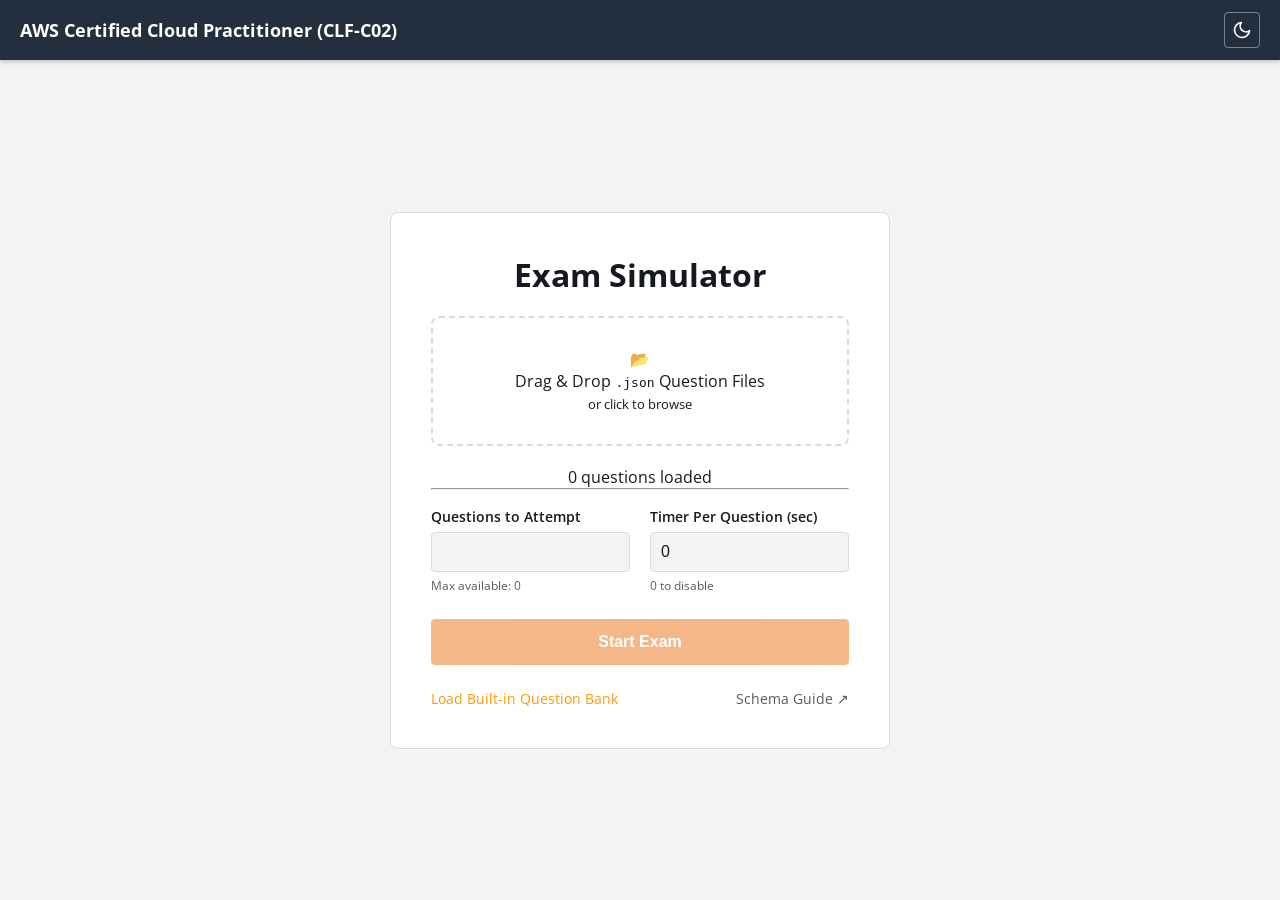
<file: mock.html>
<!DOCTYPE html>
<html lang="en">
<head>
    <meta charset="UTF-8">
    <meta name="viewport" content="width=device-width, initial-scale=1.0">
    <title>AWS CLF-C02 Exam Simulator</title>
    <link rel="icon" href='data:image/svg+xml,<svg xmlns="http://www.w3.org/2000/svg" viewBox="0 0 24 24" fill="none" stroke="%236c5ce7" stroke-width="2" stroke-linecap="round" stroke-linejoin="round"><path d="M12 20h9"/><path d="M16.5 3.5a2.121 2.121 0 0 1 3 3L7 19l-4 1 1-4L16.5 3.5z"/></svg>'>
    <link rel="stylesheet" href="style.css">
    <link rel="preconnect" href="https://fonts.googleapis.com">
    <link rel="preconnect" href="https://fonts.gstatic.com" crossorigin>
    <link href="https://fonts.googleapis.com/css2?family=Open+Sans:wght@400;600;700&display=swap" rel="stylesheet">
</head>
<body>
    <header class="exam-header">
        <div class="header-left">
            <span class="exam-title">AWS Certified Cloud Practitioner (CLF-C02)</span>
        </div>
        <div class="header-right">
            <div id="global-timer-container" class="timer-box" style="display:none;">
                <span class="timer-label">Time Remaining:</span>
                <span id="display-timer">00:00:00</span>
            </div>
            <button id="theme-toggle" class="btn-icon theme-btn" title="Toggle Theme">
                <svg class="icon-sun" xmlns="http://www.w3.org/2000/svg" width="20" height="20" viewBox="0 0 24 24" fill="none" stroke="currentColor" stroke-width="2" stroke-linecap="round" stroke-linejoin="round"><circle cx="12" cy="12" r="5"></circle><line x1="12" y1="1" x2="12" y2="3"></line><line x1="12" y1="21" x2="12" y2="23"></line><line x1="4.22" y1="4.22" x2="5.64" y2="5.64"></line><line x1="18.36" y1="18.36" x2="19.78" y2="19.78"></line><line x1="1" y1="12" x2="3" y2="12"></line><line x1="21" y1="12" x2="23" y2="12"></line><line x1="4.22" y1="19.78" x2="5.64" y2="18.36"></line><line x1="18.36" y1="5.64" x2="19.78" y2="4.22"></line></svg>
                <svg class="icon-moon" xmlns="http://www.w3.org/2000/svg" width="20" height="20" viewBox="0 0 24 24" fill="none" stroke="currentColor" stroke-width="2" stroke-linecap="round" stroke-linejoin="round"><path d="M21 12.79A9 9 0 1 1 11.21 3 7 7 0 0 0 21 12.79z"></path></svg>
            </button>
        </div>
    </header>

    <div id="timer-bar-container" class="timer-bar-container">
        <div id="timer-bar" class="timer-bar"></div>
    </div>

    <main id="view-setup" class="view active">
        <div class="setup-card">
            <h1>Exam Simulator</h1>
            <div class="drop-zone" id="drop-zone">
                <div class="icon">📂</div>
                <p>Drag & Drop <code>.json</code> Question Files</p>
                <small>or click to browse</small>
                <input type="file" id="file-input" multiple accept=".json" hidden>
            </div>
            <div id="file-status" class="status-text">0 questions loaded</div>
            <hr class="divider">
            <div class="settings-grid">
                <div class="setting-item">
                    <label>Questions to Attempt</label>
                    <div class="input-wrapper">
                        <input type="number" id="setting-q-count" min="1" disabled>
                    </div>
                    <small class="hint">Max available: <span id="max-q-val">0</span></small>
                </div>
                <div class="setting-item">
                    <label>Timer Per Question (sec)</label>
                    <div class="input-wrapper">
                        <input type="number" id="setting-timer-limit" placeholder="0 = Unlimited" value="0">
                    </div>
                    <small class="hint">0 to disable</small>
                </div>
            </div>
            <button id="btn-start" class="btn-primary-large" disabled>Start Exam</button>
            <div style="margin-top: 1.5rem; display: flex; justify-content: space-between; font-size: 0.85rem; color: var(--text-muted);">
                <a href="#" id="load-demo" style="text-decoration: none; color: var(--accent);">Load Built-in Question Bank</a>
                <a href="schema.html" target="_blank" style="text-decoration: none; color: var(--text-muted);">Schema Guide ↗</a>
            </div>
        </div>
    </main>

    <main id="view-exam" class="view">
        <div class="exam-layout">
            <section class="exam-main-content">
                <div class="exam-toolbar">
                    <div class="toolbar-left">
                        <span class="q-number">Question <span id="current-q-num">1</span> of <span id="total-q-num">--</span></span>
                    </div>
                    <div class="toolbar-right">
                        <div class="checkbox-wrapper">
                            <input type="checkbox" id="mark-review">
                            <label for="mark-review">Mark for Review <span class="shortcut-hint">(F)</span></label>
                        </div>
                        <button id="sidebar-toggle" class="btn-icon sidebar-toggle" title="Show Grid">
                            <svg xmlns="http://www.w3.org/2000/svg" width="20" height="20" viewBox="0 0 24 24" fill="none" stroke="currentColor" stroke-width="2" stroke-linecap="round" stroke-linejoin="round"><rect x="3" y="3" width="7" height="7"></rect><rect x="14" y="3" width="7" height="7"></rect><rect x="14" y="14" width="7" height="7"></rect><rect x="3" y="14" width="7" height="7"></rect></svg>
                        </button>
                    </div>
                </div>

                <div class="question-container">
                    <div class="q-content-scroll">
                        <p id="q-text" class="question-stem">Loading...</p>
                        <div id="options-list" class="options-group"></div>
                    </div>
                </div>

                <div class="exam-footer">
                    <button id="btn-end-exam" class="btn-footer secondary">End Exam</button>
                    <div class="nav-buttons">
                        <button id="btn-prev" class="btn-footer secondary" disabled>&lt; Previous</button>
                        <button id="btn-next" class="btn-footer primary">Next &gt;</button>
                    </div>
                </div>
            </section>

            <div id="sidebar-overlay" class="sidebar-overlay"></div>

            <aside id="exam-sidebar" class="exam-sidebar">
                <div class="sidebar-header">Question Navigator</div>
                <div id="progress-grid" class="progress-grid"></div>
                <div class="sidebar-footer">
                    <div class="legend">
                        <div class="legend-item"><span class="dot answer"></span> Answered</div>
                        <div class="legend-item"><span class="dot visited"></span> Visited</div>
                        <div class="legend-item"><span class="dot current"></span> Current</div>
                        <div class="legend-item"><span class="dot unvisited"></span> Unvisited</div>
                    </div>
                </div>
            </aside>
        </div>
    </main>

    <main id="view-results" class="view">
        <div class="results-container">
            <div class="score-header">
                <div class="score-badge" id="score-badge">--</div>
                <h1>Exam Results</h1>
            </div>
            <div class="score-details">
                <div class="detail-box">
                    <span class="label">Score</span>
                    <span class="value" id="res-score">0%</span>
                </div>
                <div class="detail-box">
                    <span class="label">Correct</span>
                    <span class="value" id="res-correct">0</span>
                </div>
                <div class="detail-box">
                    <span class="label">Total</span>
                    <span class="value" id="res-total">0</span>
                </div>
            </div>
            <div class="action-area">
                <button onclick="location.reload()" class="btn-primary-large">Return to Home</button>
            </div>
        </div>
    </main>

    <div id="modal-overlay" class="modal-overlay">
        <div class="modal-box">
            <h2 class="modal-title">End Exam?</h2>
            <div class="modal-body" id="modal-body-text"></div>
            <div class="modal-actions">
                <button id="modal-btn-cancel" class="btn-footer secondary">Keep Working</button>
                <button id="modal-btn-confirm" class="btn-footer primary">Submit Exam</button>
            </div>
        </div>
    </div>

    <script src="script.js"></script>
</body>
</html>
</file>
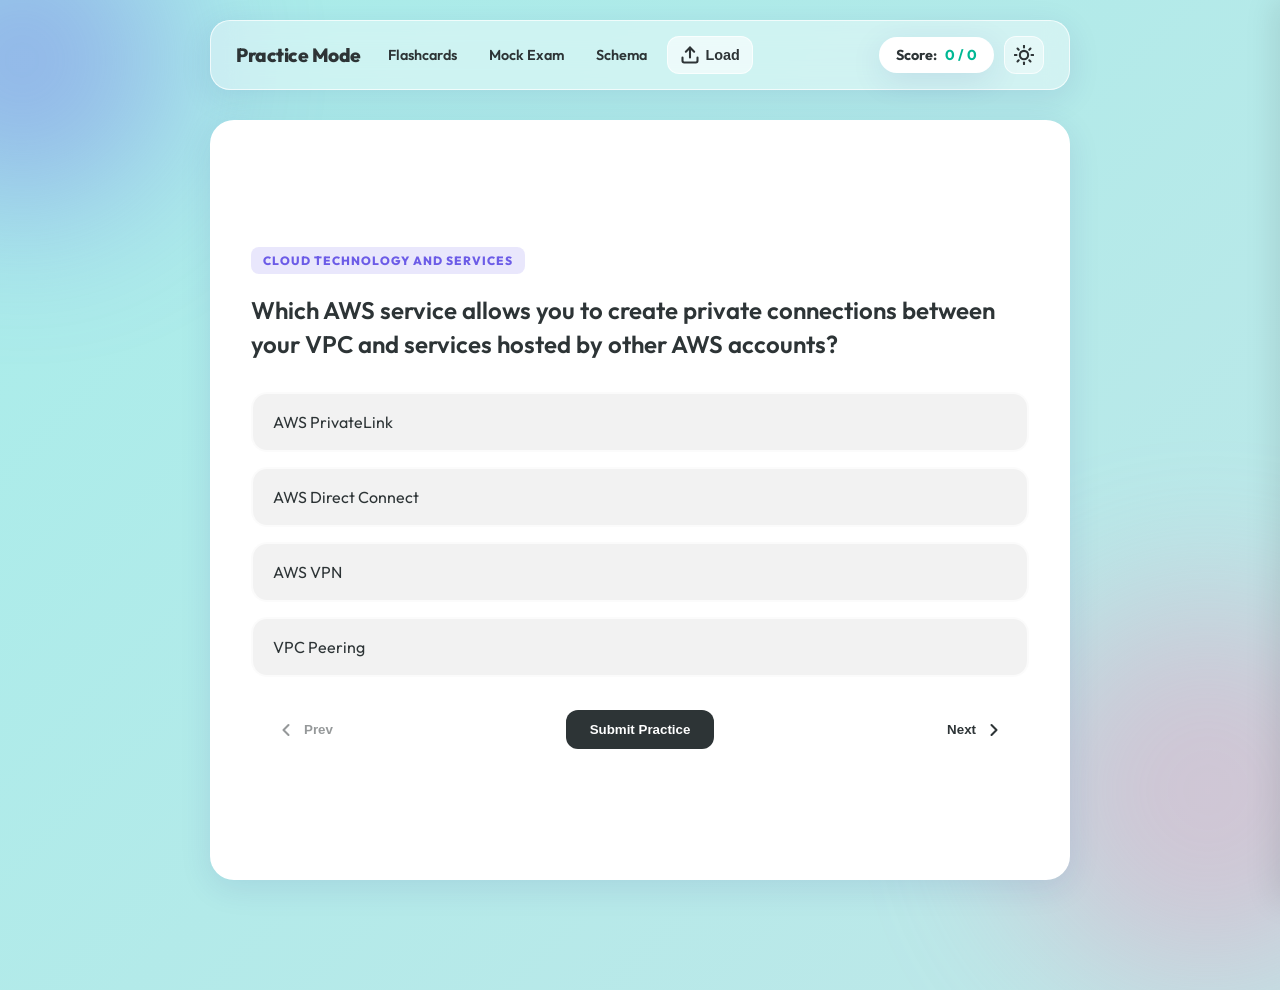
<file: practice.html>
<!DOCTYPE html>
<html lang="en">
<head>
    <meta charset="UTF-8">
    <meta name="viewport" content="width=device-width, initial-scale=1.0, maximum-scale=1.0, user-scalable=no">
    <title>AWS CLF-C02 Practice</title>
    <link rel="icon" href='data:image/svg+xml,<svg xmlns="http://www.w3.org/2000/svg" viewBox="0 0 24 24" fill="none" stroke="%236c5ce7" stroke-width="2" stroke-linecap="round" stroke-linejoin="round"><polyline points="9 11 12 14 22 4"/><path d="M21 12v7a2 2 0 0 1-2 2H5a2 2 0 0 1-2-2V5a2 2 0 0 1 2-2h11"/></svg>'>
    <link rel="preconnect" href="https://fonts.googleapis.com">
    <link rel="preconnect" href="https://fonts.gstatic.com" crossorigin>
    <link href="https://fonts.googleapis.com/css2?family=Outfit:wght@300;500;700;800&display=swap" rel="stylesheet">
    <style>
        :root {
            --bg-gradient: linear-gradient(135deg, #a8edea 0%, #fed6e3 100%);
            --glass-bg: rgba(255, 255, 255, 0.4);
            --glass-border: rgba(255, 255, 255, 0.7);
            --glass-shadow: 0 8px 32px 0 rgba(31, 38, 135, 0.1);
            --text-main: #2d3436;
            --text-sub: #636e72;
            --card-face: #ffffff;
            --accent: #6c5ce7;
            --accent-glow: rgba(108, 92, 231, 0.15);
            --danger: #ff7675;
            --success: #00b894;
            --btn-bg: rgba(255, 255, 255, 0.6);
            --hover-bg: rgba(0, 0, 0, 0.5);
            --opt-bg: rgba(0, 0, 0, 0.05);
        }

        [data-theme="dark"] {
            --bg-gradient: linear-gradient(135deg, #1f1f1f 0%, #202020 50%, #2f2f2f 100%);
            --glass-bg: rgba(22, 22, 22, 0.6);
            --glass-border: rgba(255, 255, 255, 0.1);
            --glass-shadow: 0 8px 32px 0 rgba(0, 0, 0, 0.6);
            --text-main: #ffffff;
            --text-sub: #b2bec3;
            --card-face: #111111;
            --accent: #009a97;
            --accent-glow: rgba(3, 117, 115, 0.15);
            --btn-bg: rgba(255, 255, 255, 0.1);
            --hover-bg: rgba(150,150, 150, 0.6);
            --opt-bg: transparent;
        }

        * { margin: 0; padding: 0; box-sizing: border-box; -webkit-tap-highlight-color: transparent; }
        
        body {
            font-family: 'Outfit', sans-serif;
            background: var(--bg-gradient);
            background-size: 400% 400%;
            animation: gradientBG 15s ease infinite;
            min-height: 100vh;
            display: flex;
            flex-direction: column;
            color: var(--text-main);
            overflow-x: hidden;
        }

        @keyframes gradientBG {
            0% { background-position: 0% 50%; }
            50% { background-position: 100% 50%; }
            100% { background-position: 0% 50%; }
        }

        .orb { position: absolute; border-radius: 50%; filter: blur(80px); z-index: -1; animation: float 20s infinite; pointer-events: none; }
        .orb-1 { width: 300px; height: 300px; background: var(--accent); top: -10%; left: -10%; opacity: 0.4; }
        .orb-2 { width: 400px; height: 400px; background: #fd79a8; bottom: -10%; right: -10%; opacity: 0.3; animation-delay: -5s; }
        @keyframes float { 0% { transform: translate(0, 0); } 50% { transform: translate(30px, 50px); } 100% { transform: translate(0, 0); } }

        .app-container {
            flex: 1;
            display: flex;
            flex-direction: column;
            padding: 20px;
            max-width: 900px;
            margin: 0 auto;
            width: 100%;
        }

        .header-bar {
            display: flex;
            justify-content: space-between;
            align-items: center;
            padding: 15px 25px;
            background: var(--glass-bg);
            -webkit-backdrop-filter: blur(12px);
            backdrop-filter: blur(12px);
            border: 1px solid var(--glass-border);
            border-radius: 20px;
            margin-bottom: 30px;
            box-shadow: var(--glass-shadow);
        }

        .header-left { display: flex; align-items: center; gap: 15px; }
        .app-title { font-weight: 800; font-size: 1.2rem; letter-spacing: -0.5px; white-space: nowrap; }

        .nav-links { display: flex; gap: 8px; }
        .nav-link, .action-link {
            text-decoration: none;
            color: var(--text-main);
            font-weight: 600;
            font-size: 0.9rem;
            padding: 8px 12px;
            border-radius: 12px;
            transition: background 0.2s, transform 0.1s;
            background: transparent;
            border: none;
            cursor: pointer;
            display: inline-flex;
            align-items: center;
            gap: 6px;
        }
        .nav-link:hover, .action-link:hover { background: var(--hover-bg); transform: translateY(-1px); }
        .nav-link.active { background: var(--accent-glow); color: var(--accent); }
        .action-link { border: 1px solid var(--glass-border); background: var(--btn-bg); }

        .header-right { display: flex; align-items: center; gap: 10px; }

        .score-pill {
            background: var(--card-face);
            padding: 8px 16px;
            border-radius: 50px;
            font-weight: 700;
            font-size: 0.9rem;
            border: 1px solid var(--glass-border);
            box-shadow: var(--glass-shadow);
            display: flex; align-items: center; gap: 8px;
            white-space: nowrap;
        }
        .score-val { color: var(--success); }

        .question-card {
            background: var(--card-face);
            border: 1px solid var(--glass-border);
            border-radius: 24px;
            padding: 40px;
            box-shadow: var(--glass-shadow);
            position: relative;
            flex: 1;
            display: flex;
            flex-direction: column;
            justify-content: center;
            animation: slideIn 0.4s ease-out;
        }

        @keyframes slideIn {
            from { opacity: 0; transform: translateY(20px); }
            to { opacity: 1; transform: translateY(0); }
        }

        .domain-tag {
            display: inline-block;
            font-size: 0.75rem;
            font-weight: 800;
            text-transform: uppercase;
            letter-spacing: 1px;
            color: var(--accent);
            background: var(--accent-glow);
            padding: 6px 12px;
            border-radius: 8px;
            margin-bottom: 20px;
            align-self: flex-start;
        }

        .question-text {
            font-size: 1.5rem;
            font-weight: 600;
            line-height: 1.4;
            margin-bottom: 30px;
        }

        .options-grid { display: grid; gap: 15px; }

        .option-btn {
            background: var(--opt-bg);
            border: 2px solid var(--glass-border);
            border-radius: 16px;
            padding: 18px 20px;
            text-align: left;
            font-size: 1rem;
            color: var(--text-main);
            cursor: pointer;
            transition: all 0.2s;
            position: relative;
            font-family: inherit;
        }

        .option-btn:hover:not(.disabled) {
            background: var(--hover-bg);
            border-color: var(--accent);
        }

        .option-btn.correct {
            border-color: var(--success);
            background: rgba(0, 184, 148, 0.1);
            color: var(--success);
            font-weight: 700;
        }

        .option-btn.wrong {
            border-color: var(--danger);
            background: rgba(255, 118, 117, 0.1);
            color: var(--danger);
        }

        .option-btn.disabled { cursor: default; }
        .option-btn.disabled:not(.correct) { opacity: 0.5; }

        .footer-controls {
            display: flex;
            justify-content: space-between;
            align-items: center;
            margin-top: 30px;
        }

        .nav-btn {
            background: var(--glass-bg);
            border: 1px solid var(--glass-border);
            color: var(--text-main);
            padding: 12px 24px;
            border-radius: 12px;
            font-weight: 700;
            cursor: pointer;
            transition: transform 0.2s, background 0.2s;
            display: flex; align-items: center; gap: 8px;
        }
        .nav-btn:hover:not(:disabled) { transform: translateY(-2px); background: var(--hover-bg); }
        .nav-btn:disabled { opacity: 0.5; cursor: not-allowed; transform: none; }

        .btn-submit {
            background: var(--text-main);
            color: white;
            border: none;
        }
        [data-theme="dark"] .btn-submit { background: white; color: black; }

        .mobile-menu-btn { display: none; background: none; border: none; color: var(--text-main); cursor: pointer; }
        
        .sidebar-overlay {
            position: fixed; top: 0; left: 0; right: 0; bottom: 0;
            background: rgba(0,0,0,0.5);
            z-index: 99;
            backdrop-filter: blur(4px);
            opacity: 0; pointer-events: none;
            transition: opacity 0.3s;
        }
        .sidebar {
            position: fixed; top: 0; right: -280px; width: 280px; height: 100%;
            background: var(--card-face);
            z-index: 100;
            padding: 80px 30px;
            transition: right 0.3s cubic-bezier(0.4, 0, 0.2, 1);
            box-shadow: -5px 0 30px rgba(0,0,0,0.1);
            display: flex; flex-direction: column; gap: 15px;
        }
        .sidebar-overlay.active { opacity: 1; pointer-events: all; }
        .sidebar.active { right: 0; }

        .sidebar-link {
            font-size: 1.1rem;
            font-weight: 600;
            text-decoration: none;
            color: var(--text-main);
            padding: 12px;
            border-radius: 12px;
            background: var(--glass-bg);
            border: 1px solid var(--glass-border);
            text-align: center;
            cursor: pointer;
            transition: background 0.2s;
        }
        .sidebar-link:hover {
            background: var(--hover-bg);
        }

        .drag-active {
            border: 2px dashed var(--accent);
            background: var(--accent-glow);
        }

        .alert-overlay {
            position: fixed; top: 0; left: 0; right: 0; bottom: 0;
            background: rgba(0,0,0,0.4);
            z-index: 200;
            display: none;
            justify-content: center; align-items: center;
            backdrop-filter: blur(8px);
            padding: 20px;
        }
        .alert-box {
            background: var(--glass-bg);
            -webkit-backdrop-filter: blur(30px);
            backdrop-filter: blur(30px);
            border: 1px solid var(--glass-border);
            box-shadow: var(--glass-shadow);
            padding: 30px;
            border-radius: 30px;
            max-width: 400px; width: 100%;
            text-align: center;
            animation: popIn 0.3s ease-out;
        }
        @keyframes popIn { 0% { transform: scale(0.9); opacity: 0; } 100% { transform: scale(1); opacity: 1; } }
        .alert-title { font-size: 1.4rem; font-weight: 800; margin-bottom: 10px; }
        .alert-msg { margin-bottom: 25px; line-height: 1.5; color: var(--text-sub); }
        .alert-btn {
            background: var(--text-main); color: var(--card-face); border: none;
            padding: 12px 30px; border-radius: 15px; font-weight: 700; cursor: pointer; font-size: 1rem;
        }

        .icon { width: 20px; height: 20px; stroke-width: 2.5; }

        @media (max-width: 900px) {
            .nav-links { display: none; }
            .mobile-menu-btn { display: block; }
            .header-bar { padding: 12px 15px; }
            .question-card { padding: 25px; }
            .nav-btn span { display: none; }
            .nav-btn.btn-submit span { display: inline; }
        }
    </style>
</head>
<body>

    <div class="orb orb-1"></div>
    <div class="orb orb-2"></div>

    <input type="file" id="json-loader" accept=".json" hidden>

    <div class="sidebar-overlay" id="sidebar-overlay"></div>
    <div class="sidebar" id="sidebar">
        <a href="mock.html" class="sidebar-link" title="Take Mock Exam">Mock Exam</a>
        <a href="flashcard.html" class="sidebar-link" title="Go to Flashcards">Flashcards</a>
        <a href="schema.html" class="sidebar-link" title="View Data Schema">Schema</a>
        <button class="sidebar-link" id="mobile-load-btn" style="background: var(--glass-bg);" title="Load Custom Question Bank">Load JSON</button>
        <button class="sidebar-link" onclick="location.reload()" style="margin-top: auto; color: var(--danger);" title="Reset Current Session">Reset Session</button>
    </div>

    <div class="app-container">
        <header class="header-bar">
            <div class="header-left">
                <span class="app-title">Practice Mode</span>
                <nav class="nav-links">
                    <a href="flashcard.html" class="nav-link" title="Go to Flashcards">Flashcards</a>
                    <a href="mock.html" class="nav-link" title="Take Mock Exam">Mock Exam</a>
                    <a href="schema.html" class="nav-link" title="View Data Schema">Schema</a>
                    <button id="desktop-load-btn" class="action-link" title="Load Custom Question Bank">
                        <svg class="icon" viewBox="0 0 24 24" fill="none" stroke="currentColor" stroke-linecap="round" stroke-linejoin="round"><path d="M21 15v4a2 2 0 0 1-2 2H5a2 2 0 0 1-2-2v-4"></path><polyline points="17 8 12 3 7 8"></polyline><line x1="12" y1="3" x2="12" y2="15"></line></svg>
                        Load
                    </button>
                </nav>
            </div>
            <div class="header-right">
                <div class="score-pill">
                    <span>Score:</span>
                    <span class="score-val" id="score-display">0 / 0</span>
                </div>
                <button class="nav-btn" id="theme-toggle" style="padding: 8px; width: 40px; justify-content: center;" title="Toggle Light/Dark Theme">
                    <svg class="icon" viewBox="0 0 24 24" fill="none" stroke="currentColor" stroke-linecap="round" stroke-linejoin="round"><circle cx="12" cy="12" r="5"></circle><line x1="12" y1="1" x2="12" y2="3"></line><line x1="12" y1="21" x2="12" y2="23"></line><line x1="4.22" y1="4.22" x2="5.64" y2="5.64"></line><line x1="18.36" y1="18.36" x2="19.78" y2="19.78"></line><line x1="1" y1="12" x2="3" y2="12"></line><line x1="21" y1="12" x2="23" y2="12"></line><line x1="4.22" y1="19.78" x2="5.64" y2="18.36"></line><line x1="18.36" y1="5.64" x2="19.78" y2="4.22"></line></svg>
                </button>
                <button class="mobile-menu-btn" id="menu-btn" title="Open Navigation Menu">
                    <svg class="icon" viewBox="0 0 24 24" fill="none" stroke="currentColor" stroke-linecap="round" stroke-linejoin="round"><line x1="3" y1="12" x2="21" y2="12"></line><line x1="3" y1="6" x2="21" y2="6"></line><line x1="3" y1="18" x2="21" y2="18"></line></svg>
                </button>
            </div>
        </header>

        <main class="question-card" id="quiz-ui">
            <span class="domain-tag" id="q-domain">Cloud Concepts</span>
            <h2 class="question-text" id="q-text">Loading...</h2>
            
            <div class="options-grid" id="options-container"></div>

            <div class="footer-controls">
                <button class="nav-btn" id="btn-prev" title="Go to Previous Question">
                    <svg class="icon" viewBox="0 0 24 24" fill="none" stroke="currentColor" stroke-linecap="round" stroke-linejoin="round"><path d="M15 18l-6-6 6-6"/></svg>
                    <span>Prev</span>
                </button>
                
                <button class="nav-btn btn-submit" id="btn-submit" title="Submit and Finish Practice">Submit Practice</button>

                <button class="nav-btn" id="btn-next" title="Go to Next Question">
                    <span>Next</span>
                    <svg class="icon" viewBox="0 0 24 24" fill="none" stroke="currentColor" stroke-linecap="round" stroke-linejoin="round"><path d="M9 18l6-6-6-6"/></svg>
                </button>
            </div>
        </main>

        <main class="question-card" id="results-ui" style="display: none; text-align: center; align-items: center;">
            <h1 style="font-size: 2.5rem; margin-bottom: 20px;">Session Complete!</h1>
            <div style="font-size: 4rem; font-weight: 800; color: var(--accent); margin-bottom: 10px;" id="final-score">0%</div>
            <p style="color: var(--text-sub); margin-bottom: 30px;">You answered <strong id="final-correct">0</strong> correctly out of <strong id="final-total">0</strong>.</p>
            
            <div style="display: flex; gap: 15px;">
                <button class="nav-btn btn-submit" onclick="location.reload()" title="Start a New Practice Session">Start New Session</button>
                <a href="mock.html" class="nav-btn" title="Go to Mock Exam">Go to Mock Exam</a>
            </div>
        </main>
    </div>

    <div class="alert-overlay" id="custom-alert">
        <div class="alert-box">
            <h2 class="alert-title" id="alert-title">Notice</h2>
            <p class="alert-msg" id="alert-msg">Message goes here</p>
            <button class="alert-btn" id="alert-ok" title="Close Alert">Okay</button>
        </div>
    </div>

    <script>
        const DEMO_DATA = [
        {
            "id": 1,
            "question": "Which component of the AWS Global Infrastructure consists of one or more discrete data centers with redundant power, networking, and connectivity in an AWS Region?",
            "options": [
            "Availability Zone",
            "Edge Location",
            "Local Zone",
            "Regional Cache"
            ],
            "answer": [
            "Availability Zone"
            ],
            "type": "single_choice",
            "domain": "Cloud Concepts",
            "explanation": "An Availability Zone (AZ) is a distinct location within an AWS Region that is insulated from failures in other AZs and provides low-latency network connectivity to other AZs in the same region."
        },
        {
            "id": 2,
            "question": "Under the AWS Shared Responsibility Model, which of the following is the customer's responsibility? (Select TWO)",
            "options": [
            "Physical security of data centers",
            "Patching the Guest OS (Operating System)",
            "Configuration of Security Groups",
            "Discarding failed hard drives",
            "Patching the underlying hypervisor"
            ],
            "answer": [
            "Patching the Guest OS (Operating System)",
            "Configuration of Security Groups"
            ],
            "type": "multiple_response",
            "domain": "Security and Compliance",
            "explanation": "AWS handles security 'of' the cloud (physical hardware, hypervisor). Customers handle security 'in' the cloud (Guest OS patching, firewall configuration, data encryption)."
        },
        {
            "id": 3,
            "question": "A company wants to migrate a database to AWS but requires the operating system to be patched automatically by AWS. Which service should they choose?",
            "options": [
            "Amazon EC2 with EBS",
            "Amazon RDS",
            "Amazon Redshift",
            "Amazon EC2 with Instance Store"
            ],
            "answer": [
            "Amazon RDS"
            ],
            "type": "single_choice",
            "domain": "Cloud Technology and Services",
            "explanation": "Amazon RDS is a managed service. AWS handles routine database tasks such as provisioning, patching, backup, and recovery. EC2 requires the customer to manage the OS and patches."
        },
        {
            "id": 4,
            "question": "Which AWS service helps you estimate the cost of your architecture solution before you build it?",
            "options": [
            "AWS Cost Explorer",
            "AWS Pricing Calculator",
            "AWS Budgets",
            "Cost and Usage Report"
            ],
            "answer": [
            "AWS Pricing Calculator"
            ],
            "type": "single_choice",
            "domain": "Billing, Pricing, and Support",
            "explanation": "The AWS Pricing Calculator allows you to estimate costs for AWS services based on your expected usage *before* you deploy them. Cost Explorer and Budgets are for tracking *actual* (historical/current) spend."
        },
        {
            "id": 5,
            "question": "Which pillar of the AWS Well-Architected Framework focuses on the ability to run and monitor systems to deliver business value and to continually improve supporting processes and procedures?",
            "options": [
            "Reliability",
            "Operational Excellence",
            "Performance Efficiency",
            "Security"
            ],
            "answer": [
            "Operational Excellence"
            ],
            "type": "single_choice",
            "domain": "Cloud Concepts",
            "explanation": "Operational Excellence includes the ability to support development and run workloads effectively, gain insight into their operations, and to continuously improve supporting processes."
        },
        {
            "id": 6,
            "question": "Which AWS service uses edge locations to cache content and reduce latency for global users?",
            "options": [
            "Amazon Route 53",
            "AWS Global Accelerator",
            "Amazon CloudFront",
            "AWS Direct Connect"
            ],
            "answer": [
            "Amazon CloudFront"
            ],
            "type": "single_choice",
            "domain": "Cloud Technology and Services",
            "explanation": "Amazon CloudFront is a Content Delivery Network (CDN) that caches data in Edge Locations closer to the user to decrease latency."
        },
        {
            "id": 7,
            "question": "A developer needs to store source code and version control it within AWS. Which service is the most appropriate?",
            "options": [
            "AWS CodeBuild",
            "AWS CodeCommit",
            "AWS CodeDeploy",
            "AWS Cloud9"
            ],
            "answer": [
            "AWS CodeCommit"
            ],
            "type": "single_choice",
            "domain": "Cloud Technology and Services",
            "explanation": "AWS CodeCommit is a managed source control service that hosts secure Git-based repositories. It is AWS's equivalent to GitHub/Bitbucket."
        },
        {
            "id": 8,
            "question": "Which AWS Support Plan provides access to a Technical Account Manager (TAM)?",
            "options": [
            "Developer",
            "Business",
            "Enterprise On-Ramp",
            "Enterprise"
            ],
            "answer": [
            "Enterprise"
            ],
            "type": "single_choice",
            "domain": "Billing, Pricing, and Support",
            "explanation": "Only the Enterprise Support plan includes a designated Technical Account Manager (TAM) to assist with architectural guidance and operations."
        },
        {
            "id": 9,
            "question": "Which service allows you to inspect AWS resource configurations to determine if they comply with internal practices and industry standards?",
            "options": [
            "AWS Config",
            "AWS CloudTrail",
            "Amazon GuardDuty",
            "AWS Trusted Advisor"
            ],
            "answer": [
            "AWS Config"
            ],
            "type": "single_choice",
            "domain": "Security and Compliance",
            "explanation": "AWS Config provides a detailed view of the configuration of AWS resources in your AWS account. It includes how the resources are related to one another and how they were configured in the past so that you can see how the configurations and relationships change over time."
        },
        {
            "id": 10,
            "question": "What is the primary benefit of decoupling an application using Amazon SQS?",
            "options": [
            "It reduces the storage cost of the application.",
            "It prevents one component from failing if another component becomes overwhelmed or fails.",
            "It automatically encrypts all data in transit.",
            "It increases the compute power of the application."
            ],
            "answer": [
            "It prevents one component from failing if another component becomes overwhelmed or fails."
            ],
            "type": "single_choice",
            "domain": "Cloud Technology and Services",
            "explanation": "Decoupling with SQS (Simple Queue Service) ensures that if the consumer of messages goes down or is slow, the producer can keep sending messages to the queue without crashing the system."
        },
        {
            "id": 11,
            "question": "Which pricing model is best for a workload with consistent, steady-state usage for a 1-year or 3-year term?",
            "options": [
            "On-Demand Instances",
            "Spot Instances",
            "Reserved Instances",
            "Dedicated Hosts"
            ],
            "answer": [
            "Reserved Instances"
            ],
            "type": "single_choice",
            "domain": "Billing, Pricing, and Support",
            "explanation": "Reserved Instances (Standard or Convertible) and Savings Plans provide significant discounts (up to 72%) compared to On-Demand pricing in exchange for a 1 or 3-year commitment."
        },
        {
            "id": 12,
            "question": "Which AWS service is used to automate the deployment of infrastructure using code (Infrastructure as Code)?",
            "options": [
            "AWS CloudFormation",
            "AWS CodePipeline",
            "AWS Systems Manager",
            "AWS Config"
            ],
            "answer": [
            "AWS CloudFormation"
            ],
            "type": "single_choice",
            "domain": "Cloud Technology and Services",
            "explanation": "AWS CloudFormation allows you to model and provision all your cloud infrastructure resources through a JSON or YAML file (Infrastructure as Code)."
        },
        {
            "id": 13,
            "question": "A company wants to block a specific IP address from accessing their resources in a VPC. Which security feature should they use?",
            "options": [
            "Security Groups",
            "Network Access Control Lists (Network ACLs)",
            "Internet Gateway",
            "VPC Peering"
            ],
            "answer": [
            "Network Access Control Lists (Network ACLs)"
            ],
            "type": "single_choice",
            "domain": "Security and Compliance",
            "explanation": "Network ACLs are stateless and operate at the subnet level. They support both ALLOW and DENY rules. Security Groups are stateful and ONLY support ALLOW rules (you cannot explicitly deny an IP in a Security Group)."
        },
        {
            "id": 14,
            "question": "Which of the following are categories of the AWS Trusted Advisor dashboard? (Select TWO)",
            "options": [
            "Cost Optimization",
            "Performance",
            "Reliability",
            "Scalability",
            "Network Throughput"
            ],
            "answer": [
            "Cost Optimization",
            "Performance"
            ],
            "type": "multiple_response",
            "domain": "Cloud Concepts",
            "explanation": "The 5 categories of Trusted Advisor are: Cost Optimization, Performance, Security, Fault Tolerance, and Service Limits."
        },
        {
            "id": 15,
            "question": "Which AWS service is specifically designed for Extract, Transform, and Load (ETL) workflows?",
            "options": [
            "Amazon Athena",
            "AWS Glue",
            "Amazon EMR",
            "Amazon Redshift"
            ],
            "answer": [
            "AWS Glue"
            ],
            "type": "single_choice",
            "domain": "Cloud Technology and Services",
            "explanation": "AWS Glue is a serverless data integration service that makes it easy to discover, prepare, and combine data for analytics, machine learning, and application development (ETL)."
        },
        {
            "id": 16,
            "question": "What is the difference between an IAM User and an IAM Role?",
            "options": [
            "A User is associated with a specific person or service, while a Role is a set of permissions that can be assumed by a trusted entity.",
            "A User allows temporary access, while a Role provides permanent access.",
            "A Role has a password and access keys, while a User does not.",
            "There is no difference; they are interchangeable."
            ],
            "answer": [
            "A User is associated with a specific person or service, while a Role is a set of permissions that can be assumed by a trusted entity."
            ],
            "type": "single_choice",
            "domain": "Security and Compliance",
            "explanation": "IAM Users have long-term credentials (password/keys). IAM Roles do not have standard credentials; they provide temporary security credentials to whoever assumes the role."
        },
        {
            "id": 17,
            "question": "Which service can be used to monitor the health and performance of your AWS resources and applications?",
            "options": [
            "AWS CloudTrail",
            "Amazon CloudWatch",
            "AWS Config",
            "AWS Auto Scaling"
            ],
            "answer": [
            "Amazon CloudWatch"
            ],
            "type": "single_choice",
            "domain": "Cloud Technology and Services",
            "explanation": "CloudWatch is the monitoring and observability service. It collects metrics, logs, and events. CloudTrail is for auditing API calls."
        },
        {
            "id": 18,
            "question": "A startup wants to use a serverless compute service to run code without provisioning or managing servers. Which service should they use?",
            "options": [
            "Amazon EC2",
            "AWS Lambda",
            "Amazon ECS",
            "Amazon EKS"
            ],
            "answer": [
            "AWS Lambda"
            ],
            "type": "single_choice",
            "domain": "Cloud Technology and Services",
            "explanation": "AWS Lambda is the primary event-driven, serverless compute service. You upload code and it runs only when triggered. EC2, ECS, and EKS involve managing servers or clusters."
        },
        {
            "id": 19,
            "question": "Which AWS service allows you to centrally manage billing and access policies across multiple AWS accounts?",
            "options": [
            "AWS Artifact",
            "AWS Organizations",
            "AWS Systems Manager",
            "IAM"
            ],
            "answer": [
            "AWS Organizations"
            ],
            "type": "single_choice",
            "domain": "Billing, Pricing, and Support",
            "explanation": "AWS Organizations helps you centrally manage and govern your environment as you grow and scale your AWS resources. It supports Consolidated Billing."
        },
        {
            "id": 20,
            "question": "A company needs to store objects that are rarely accessed but must be retrievable within milliseconds when needed. Which S3 storage class is most cost-effective?",
            "options": [
            "S3 Standard",
            "S3 Standard-IA",
            "S3 Glacier Deep Archive",
            "S3 Intelligent-Tiering"
            ],
            "answer": [
            "S3 Standard-IA"
            ],
            "type": "single_choice",
            "domain": "Cloud Technology and Services",
            "explanation": "S3 Standard-IA (Infrequent Access) is for data that is accessed less frequently but requires rapid access when needed. Glacier has retrieval times from minutes to hours."
        },
        {
            "id": 21,
            "question": "Which of the following are benefits of Cloud Computing? (Select TWO)",
            "options": [
            "Trade capital expense for variable expense",
            "Benefit from massive economies of scale",
            "Increased physical security management",
            "Deploying applications in minutes but with high upfront cost",
            "Managing your own data centers"
            ],
            "answer": [
            "Trade capital expense for variable expense",
            "Benefit from massive economies of scale"
            ],
            "type": "multiple_response",
            "domain": "Cloud Concepts",
            "explanation": "The six advantages of cloud computing include trading CapEx for OpEx (Variable expense) and benefitting from massive economies of scale (lower prices due to AWS's size)."
        },
        {
            "id": 22,
            "question": "Which service protects against Distributed Denial of Service (DDoS) attacks?",
            "options": [
            "Amazon Inspector",
            "AWS WAF",
            "AWS Shield",
            "Amazon GuardDuty"
            ],
            "answer": [
            "AWS Shield"
            ],
            "type": "single_choice",
            "domain": "Security and Compliance",
            "explanation": "AWS Shield is a managed Distributed Denial of Service (DDoS) protection service. AWS Shield Standard is automatically enabled for all customers."
        },
        {
            "id": 23,
            "question": "Your company handles credit card data and needs to download compliance reports (like PCI-DSS or SOC) to show to auditors. Which service provides these?",
            "options": [
            "AWS Artifact",
            "AWS Shield",
            "AWS Certificate Manager",
            "AWS Secrets Manager"
            ],
            "answer": [
            "AWS Artifact"
            ],
            "type": "single_choice",
            "domain": "Security and Compliance",
            "explanation": "AWS Artifact is your go-to, central resource for compliance-related information. It provides on-demand access to AWS's security and compliance reports."
        },
        {
            "id": 24,
            "question": "Which database service is a key-value store that delivers single-digit millisecond performance at any scale?",
            "options": [
            "Amazon RDS",
            "Amazon DynamoDB",
            "Amazon Aurora",
            "Amazon Neptune"
            ],
            "answer": [
            "Amazon DynamoDB"
            ],
            "type": "single_choice",
            "domain": "Cloud Technology and Services",
            "explanation": "Amazon DynamoDB is a key-value and document database that delivers single-digit millisecond performance at any scale. It is serverless and NoSQL."
        },
        {
            "id": 25,
            "question": "Which AI service converts text into lifelike speech?",
            "options": [
            "Amazon Rekognition",
            "Amazon Polly",
            "Amazon Transcribe",
            "Amazon Lex"
            ],
            "answer": [
            "Amazon Polly"
            ],
            "type": "single_choice",
            "domain": "Cloud Technology and Services",
            "explanation": "Amazon Polly turns text into lifelike speech. Rekognition is for images/video, Transcribe is speech-to-text, and Lex is for chatbots."
        },
        {
            "id": 26,
            "question": "What is the most secure way to grant an EC2 instance access to an S3 bucket?",
            "options": [
            "Store AWS Access Keys in the code on the EC2 instance",
            "Attach an IAM Role to the EC2 instance with S3 permissions",
            "Store the credentials in a text file on the instance",
            "Use the root user credentials"
            ],
            "answer": [
            "Attach an IAM Role to the EC2 instance with S3 permissions"
            ],
            "type": "single_choice",
            "domain": "Security and Compliance",
            "explanation": "Never store long-term credentials on an instance. Attaching an IAM Role allows the instance to retrieve temporary credentials securely."
        },
        {
            "id": 27,
            "question": "Which migration strategy involves moving an application to the cloud with no changes to the core architecture (Lift and Shift)?",
            "options": [
            "Rehost",
            "Replatform",
            "Refactor",
            "Repurchase"
            ],
            "answer": [
            "Rehost"
            ],
            "type": "single_choice",
            "domain": "Cloud Concepts",
            "explanation": "Rehost is often referred to as 'lift and shift.' You move the application as-is to the cloud (e.g., from on-prem VM to EC2) without code changes."
        },
        {
            "id": 28,
            "question": "Which service allows you to send text and email messages from your application to distributed subscribers?",
            "options": [
            "Amazon SQS",
            "Amazon SNS",
            "Amazon SES",
            "Amazon Connect"
            ],
            "answer": [
            "Amazon SNS"
            ],
            "type": "single_choice",
            "domain": "Cloud Technology and Services",
            "explanation": "Amazon SNS (Simple Notification Service) is a pub/sub service for messaging. It can send notifications to end users via SMS, email, or push notifications."
        },
        {
            "id": 29,
            "question": "Which tool enables you to visualize, understand, and manage your AWS costs and usage over time?",
            "options": [
            "AWS Cost Explorer",
            "AWS Budgets",
            "AWS Pricing Calculator",
            "AWS Marketplace"
            ],
            "answer": [
            "AWS Cost Explorer"
            ],
            "type": "single_choice",
            "domain": "Billing, Pricing, and Support",
            "explanation": "Cost Explorer provides the visualization (graphs/charts) and historical analysis of your spending."
        },
        {
            "id": 30,
            "question": "Which AWS service is used to create and manage cryptographic keys and control their use across a wide range of AWS services?",
            "options": [
            "AWS KMS",
            "AWS Secrets Manager",
            "AWS Certificate Manager",
            "AWS IAM"
            ],
            "answer": [
            "AWS KMS"
            ],
            "type": "single_choice",
            "domain": "Security and Compliance",
            "explanation": "AWS Key Management Service (KMS) is used to create and manage keys for encryption (both customer-managed and AWS-managed keys)."
        },
        {
            "id": 31,
            "question": "A company wants to migrate its on-premises database to AWS but requires the database to run on an operating system that they fully manage and patch themselves. Which AWS service should they use?",
            "options": [
            "Amazon RDS",
            "Amazon DynamoDB",
            "Amazon EC2",
            "Amazon Aurora"
            ],
            "answer": [
            "Amazon EC2"
            ],
            "type": "single_choice",
            "domain": "Cloud Technology and Services",
            "explanation": "To have full control over the operating system and patching of a database, you must host it on an Amazon EC2 instance. Amazon RDS and Aurora are managed services where AWS handles OS patching."
        },
        {
            "id": 32,
            "question": "Which AWS service uses machine learning to automatically discover, classify, and protect sensitive data, such as personally identifiable information (PII), stored in Amazon S3?",
            "options": [
            "Amazon GuardDuty",
            "Amazon Macie",
            "Amazon Inspector",
            "AWS Shield"
            ],
            "answer": [
            "Amazon Macie"
            ],
            "type": "single_choice",
            "domain": "Security and Compliance",
            "explanation": "Amazon Macie is a fully managed data security and data privacy service that uses machine learning and pattern matching to discover and protect sensitive data in AWS."
        },
        {
            "id": 33,
            "question": "Which perspective of the AWS Cloud Adoption Framework (AWS CAF) focuses on ensuring that the organization has the skills and organizational structures to align with cloud adoption?",
            "options": [
            "Governance Perspective",
            "People Perspective",
            "Platform Perspective",
            "Operations Perspective"
            ],
            "answer": [
            "People Perspective"
            ],
            "type": "single_choice",
            "domain": "Cloud Concepts",
            "explanation": "The People Perspective serves as a bridge between technology and business. It focuses on evolving the organizational culture and workforce skills to support cloud adoption."
        },
        {
            "id": 34,
            "question": "A developer needs an AI coding companion that generates whole line and full function code suggestions in their IDE. Which AWS service provides this functionality?",
            "options": [
            "Amazon CodeGuru",
            "Amazon CodeWhisperer",
            "AWS Cloud9",
            "Amazon Bedrock"
            ],
            "answer": [
            "Amazon CodeWhisperer"
            ],
            "type": "single_choice",
            "domain": "Cloud Technology and Services",
            "explanation": "Amazon CodeWhisperer is an AI coding companion that generates real-time, single-line or full-function code suggestions in your Integrated Development Environment (IDE)."
        },
        {
            "id": 35,
            "question": "Which of the following are valid migration strategies commonly known as the '7 Rs'? (Select TWO)",
            "options": [
            "Rehost",
            "Reboot",
            "Refactor",
            "Restart",
            "Return"
            ],
            "answer": [
            "Rehost",
            "Refactor"
            ],
            "type": "multiple_response",
            "domain": "Cloud Concepts",
            "explanation": "The 7 Rs of migration include Rehost (Lift and shift), Replatform (Lift, tinker, and shift), Refactor (Re-architect), Repurchase, Relocate, Retain, and Retire."
        },
        {
            "id": 36,
            "question": "A company needs to protect its web applications from common web exploits like SQL injection and Cross-Site Scripting (XSS). Which service should they deploy?",
            "options": [
            "AWS WAF",
            "AWS Shield Standard",
            "Amazon Inspector",
            "AWS Firewall Manager"
            ],
            "answer": [
            "AWS WAF"
            ],
            "type": "single_choice",
            "domain": "Security and Compliance",
            "explanation": "AWS WAF (Web Application Firewall) protects web applications from common web exploits like SQL injection and XSS. Shield protects against DDoS attacks."
        },
        {
            "id": 37,
            "question": "Which AWS service enables you to build and scale generative AI applications with foundation models (FMs)?",
            "options": [
            "Amazon SageMaker",
            "Amazon Bedrock",
            "Amazon Kendra",
            "Amazon Rekognition"
            ],
            "answer": [
            "Amazon Bedrock"
            ],
            "type": "single_choice",
            "domain": "Cloud Technology and Services",
            "explanation": "Amazon Bedrock is a fully managed service that makes foundation models (FMs) from Amazon and third-party providers available through an API for building generative AI applications."
        },
        {
            "id": 38,
            "question": "Which AWS service provides a unified user interface so you can view operational data from multiple AWS services and allows you to automate operational tasks across your AWS resources?",
            "options": [
            "AWS Systems Manager",
            "AWS Config",
            "AWS CloudTrail",
            "Amazon CloudWatch"
            ],
            "answer": [
            "AWS Systems Manager"
            ],
            "type": "single_choice",
            "domain": "Cloud Technology and Services",
            "explanation": "AWS Systems Manager allows you to view operational data and automate tasks (like patching or running shell scripts) across groups of instances."
        },
        {
            "id": 39,
            "question": "A company wants to receive an alert when their AWS spending exceeds a specific threshold. Which tool should they use?",
            "options": [
            "AWS Cost Explorer",
            "AWS Budgets",
            "AWS Cost and Usage Report",
            "AWS Trusted Advisor"
            ],
            "answer": [
            "AWS Budgets"
            ],
            "type": "single_choice",
            "domain": "Billing, Pricing, and Support",
            "explanation": "AWS Budgets allows you to set custom budgets to track your cost and usage and sends you alerts when you exceed (or are forecasted to exceed) your budget thresholds."
        },
        {
            "id": 40,
            "question": "Which S3 storage class is best for data that has unknown or changing access patterns?",
            "options": [
            "S3 Standard",
            "S3 Intelligent-Tiering",
            "S3 Standard-IA",
            "S3 Glacier Deep Archive"
            ],
            "answer": [
            "S3 Intelligent-Tiering"
            ],
            "type": "single_choice",
            "domain": "Cloud Technology and Services",
            "explanation": "S3 Intelligent-Tiering automatically moves data between frequent and infrequent access tiers when access patterns change, optimizing costs without performance impact."
        },
        {
            "id": 41,
            "question": "Which of the following is a benefit of consolidated billing in AWS Organizations?",
            "options": [
            "It allows you to combine usage across accounts to receive volume pricing discounts.",
            "It automatically tags all resources across all accounts.",
            "It provides a single sign-on (SSO) experience for all users.",
            "It automatically encrypts all billing data."
            ],
            "answer": [
            "It allows you to combine usage across accounts to receive volume pricing discounts."
            ],
            "type": "single_choice",
            "domain": "Billing, Pricing, and Support",
            "explanation": "Consolidated billing aggregates usage from all accounts in the organization, allowing the company to reach higher usage tiers faster and qualify for volume discounts."
        },
        {
            "id": 42,
            "question": "A startup needs to run a serverless container workload. They do not want to manage the underlying EC2 instances. Which compute option should they choose?",
            "options": [
            "Amazon ECS with EC2 launch type",
            "AWS Fargate",
            "Amazon EKS with EC2 launch type",
            "Amazon EC2 Spot Instances"
            ],
            "answer": [
            "AWS Fargate"
            ],
            "type": "single_choice",
            "domain": "Cloud Technology and Services",
            "explanation": "AWS Fargate is a serverless compute engine for containers (ECS and EKS). It removes the need to provision and manage servers (EC2 instances)."
        },
        {
            "id": 43,
            "question": "Which service should a company use to decouple their application components using a publish/subscribe (pub/sub) model?",
            "options": [
            "Amazon SQS",
            "Amazon SNS",
            "AWS Step Functions",
            "Amazon Kinesis"
            ],
            "answer": [
            "Amazon SNS"
            ],
            "type": "single_choice",
            "domain": "Cloud Technology and Services",
            "explanation": "Amazon SNS (Simple Notification Service) is a fully managed messaging service for both application-to-application (A2A) and application-to-person (A2P) communication using a pub/sub model."
        },
        {
            "id": 44,
            "question": "According to the AWS Shared Responsibility Model, which of the following are responsibilities of AWS? (Select TWO)",
            "options": [
            "Managing the underlying physical hardware",
            "Encrypting client-side data",
            "Securing the virtualization layer",
            "Configuring network ACLs",
            "Patching the customer's database software"
            ],
            "answer": [
            "Managing the underlying physical hardware",
            "Securing the virtualization layer"
            ],
            "type": "multiple_response",
            "domain": "Security and Compliance",
            "explanation": "AWS is responsible for the 'Security OF the Cloud,' which includes physical data centers, hardware, and the virtualization layer (hypervisor)."
        },
        {
            "id": 45,
            "question": "Which AWS service is used to create, publish, maintain, monitor, and secure APIs at any scale?",
            "options": [
            "Amazon API Gateway",
            "AWS AppSync",
            "Amazon CloudFront",
            "AWS Direct Connect"
            ],
            "answer": [
            "Amazon API Gateway"
            ],
            "type": "single_choice",
            "domain": "Cloud Technology and Services",
            "explanation": "Amazon API Gateway is a fully managed service that makes it easy for developers to create, publish, maintain, monitor, and secure APIs."
        },
        {
            "id": 46,
            "question": "A company wants to ensure that no one, including the root user, can delete specific S3 objects for a fixed period of time (e.g., for compliance). Which feature should they use?",
            "options": [
            "S3 Versioning",
            "S3 Object Lock",
            "S3 Bucket Policies",
            "S3 Lifecycle Policies"
            ],
            "answer": [
            "S3 Object Lock"
            ],
            "type": "single_choice",
            "domain": "Security and Compliance",
            "explanation": "S3 Object Lock prevents an object from being deleted or overwritten for a fixed amount of time or indefinitely. It enforces a WORM (Write Once Read Many) model."
        },
        {
            "id": 47,
            "question": "Which cloud computing deployment model involves infrastructure that is provisioned for open use by the general public?",
            "options": [
            "Private Cloud",
            "Public Cloud",
            "Hybrid Cloud",
            "Community Cloud"
            ],
            "answer": [
            "Public Cloud"
            ],
            "type": "single_choice",
            "domain": "Cloud Concepts",
            "explanation": "Public Cloud infrastructure is owned and operated by a third-party cloud service provider (like AWS) and delivered over the internet for public use."
        },
        {
            "id": 48,
            "question": "Which AWS service can be used to track the history of configuration changes to your resources for compliance auditing?",
            "options": [
            "AWS CloudTrail",
            "AWS Config",
            "Amazon CloudWatch",
            "AWS Artifact"
            ],
            "answer": [
            "AWS Config"
            ],
            "type": "single_choice",
            "domain": "Security and Compliance",
            "explanation": "AWS Config continuously monitors and records your AWS resource configurations. CloudTrail records *API calls* (who did what), while Config records *resource state changes* (what the resource looks like)."
        },
        {
            "id": 49,
            "question": "A global company needs to route traffic to the nearest AWS Region based on the user's location to improve performance. Which service should they use?",
            "options": [
            "Amazon Route 53 with Geolocation routing",
            "AWS Direct Connect",
            "AWS VPN",
            "Amazon Connect"
            ],
            "answer": [
            "Amazon Route 53 with Geolocation routing"
            ],
            "type": "single_choice",
            "domain": "Cloud Technology and Services",
            "explanation": "Amazon Route 53 is a DNS service. Geolocation routing lets you choose the resources that serve your traffic based on the geographic location of your users."
        },
        {
            "id": 50,
            "question": "Which tool provides an automated analysis of your AWS environment against best practices in five categories: Cost Optimization, Performance, Security, Fault Tolerance, and Service Limits?",
            "options": [
            "AWS Trusted Advisor",
            "AWS Inspector",
            "AWS Shield",
            "AWS Cost Explorer"
            ],
            "answer": [
            "AWS Trusted Advisor"
            ],
            "type": "single_choice",
            "domain": "Cloud Concepts",
            "explanation": "AWS Trusted Advisor provides real-time guidance to help you provision your resources following AWS best practices across those 5 categories."
        },
        {
            "id": 51,
            "question": "Which AWS service is specifically designed to assist with migrating large amounts of data (Exabytes) to AWS using a physical ruggedized storage device?",
            "options": [
            "AWS Snowcone",
            "AWS Snowmobile",
            "AWS Snowball Edge",
            "AWS Database Migration Service"
            ],
            "answer": [
            "AWS Snowmobile"
            ],
            "type": "single_choice",
            "domain": "Cloud Technology and Services",
            "explanation": "AWS Snowmobile is an Exabyte-scale data transfer service used to move extremely large amounts of data to AWS. Snowball is for Petabyte scale."
        },
        {
            "id": 52,
            "question": "A customer wants to run a database in an EC2 instance. Which storage option provides persistent block-level storage that survives the termination of the instance (if configured correctly)?",
            "options": [
            "Instance Store",
            "Amazon EBS",
            "Amazon S3",
            "Amazon EFS"
            ],
            "answer": [
            "Amazon EBS"
            ],
            "type": "single_choice",
            "domain": "Cloud Technology and Services",
            "explanation": "Amazon EBS (Elastic Block Store) provides persistent block storage volumes. Instance Store is ephemeral (temporary) and data is lost when the instance stops."
        },
        {
            "id": 53,
            "question": "Which pillar of the AWS Well-Architected Framework focuses on using computing resources efficiently to meet system requirements and to maintain that efficiency as demand changes?",
            "options": [
            "Operational Excellence",
            "Performance Efficiency",
            "Reliability",
            "Sustainability"
            ],
            "answer": [
            "Performance Efficiency"
            ],
            "type": "single_choice",
            "domain": "Cloud Concepts",
            "explanation": "Performance Efficiency focuses on selecting the right resource types and sizes based on workload requirements and evolving technology."
        },
        {
            "id": 54,
            "question": "What is the most cost-effective EC2 pricing option for a flexible workload that can handle interruptions?",
            "options": [
            "On-Demand Instances",
            "Reserved Instances",
            "Spot Instances",
            "Dedicated Hosts"
            ],
            "answer": [
            "Spot Instances"
            ],
            "type": "single_choice",
            "domain": "Billing, Pricing, and Support",
            "explanation": "Spot Instances allow you to take advantage of unused EC2 capacity for up to a 90% discount, but AWS can interrupt them with a 2-minute warning."
        },
        {
            "id": 55,
            "question": "Which AWS service is a fully managed threat detection service that continuously monitors for malicious or unauthorized behavior?",
            "options": [
            "Amazon GuardDuty",
            "AWS WAF",
            "Amazon Cognito",
            "AWS Shield"
            ],
            "answer": [
            "Amazon GuardDuty"
            ],
            "type": "single_choice",
            "domain": "Security and Compliance",
            "explanation": "GuardDuty uses machine learning and threat intelligence to detect malicious behavior (e.g., cryptocurrency mining, unauthorized access) in your account."
        },
        {
            "id": 56,
            "question": "A company needs to store configuration passwords and database strings securely and wants to rotate them automatically. Which service should they use?",
            "options": [
            "AWS Systems Manager Parameter Store",
            "AWS Secrets Manager",
            "AWS KMS",
            "AWS Artifact"
            ],
            "answer": [
            "AWS Secrets Manager"
            ],
            "type": "single_choice",
            "domain": "Security and Compliance",
            "explanation": "AWS Secrets Manager is specifically designed to store secrets (passwords, keys) and supports *automatic rotation* of those secrets. Parameter Store stores data but does not have built-in rotation logic."
        },
        {
            "id": 57,
            "question": "Which component of a VPC acts as a virtual firewall at the subnet level?",
            "options": [
            "Security Group",
            "Network Access Control List (Network ACL)",
            "Internet Gateway",
            "NAT Gateway"
            ],
            "answer": [
            "Network Access Control List (Network ACL)"
            ],
            "type": "single_choice",
            "domain": "Security and Compliance",
            "explanation": "Network ACLs act as a firewall for associated subnets (stateless). Security Groups act as a firewall for associated instances (stateful)."
        },
        {
            "id": 58,
            "question": "Which AWS service allows you to run code without provisioning or managing servers, and you pay only for the compute time you consume?",
            "options": [
            "Amazon EC2",
            "Amazon Lightsail",
            "AWS Lambda",
            "AWS Elastic Beanstalk"
            ],
            "answer": [
            "AWS Lambda"
            ],
            "type": "single_choice",
            "domain": "Cloud Technology and Services",
            "explanation": "AWS Lambda is the primary Serverless compute service where you pay only for the milliseconds your code runs."
        },
        {
            "id": 59,
            "question": "A user wants to deploy a simple web application and needs a service that handles the deployment details (capacity provisioning, load balancing, auto-scaling) automatically. Which service is best suited?",
            "options": [
            "Amazon EC2",
            "AWS CloudFormation",
            "AWS Elastic Beanstalk",
            "Amazon RDS"
            ],
            "answer": [
            "AWS Elastic Beanstalk"
            ],
            "type": "single_choice",
            "domain": "Cloud Technology and Services",
            "explanation": "Elastic Beanstalk is a PaaS (Platform as a Service) offering. You upload your code, and Beanstalk automatically handles the deployment (capacity, load balancing, scaling)."
        },
        {
            "id": 60,
            "question": "Which of the following services are 'Global' services and not tied to a specific Region? (Select TWO)",
            "options": [
            "Amazon EC2",
            "AWS IAM",
            "Amazon CloudFront",
            "Amazon S3",
            "Amazon RDS"
            ],
            "answer": [
            "AWS IAM",
            "Amazon CloudFront"
            ],
            "type": "multiple_response",
            "domain": "Cloud Concepts",
            "explanation": "IAM and CloudFront (along with Route 53 and WAF) are considered Global services. S3 buckets are created within a region, though the namespace is global."
        },
        {
            "id": 61,
            "question": "A company wants to identify which EC2 instances are underutilized so they can downsize them to save money. Which service provides this recommendation?",
            "options": [
            "AWS Cost Explorer",
            "AWS Trusted Advisor",
            "AWS Compute Optimizer",
            "AWS Budgets"
            ],
            "answer": [
            "AWS Compute Optimizer"
            ],
            "type": "single_choice",
            "domain": "Billing, Pricing, and Support",
            "explanation": "AWS Compute Optimizer analyzes configuration and utilization metrics to recommend optimal AWS resources (right-sizing) to reduce cost."
        },
        {
            "id": 62,
            "question": "What is the purpose of an Internet Gateway in a VPC?",
            "options": [
            "To allow communication between instances in different Availability Zones.",
            "To allow communication between instances in your VPC and the internet.",
            "To encrypt data in transit.",
            "To cache content at edge locations."
            ],
            "answer": [
            "To allow communication between instances in your VPC and the internet."
            ],
            "type": "single_choice",
            "domain": "Cloud Technology and Services",
            "explanation": "An Internet Gateway attaches to a VPC to enable communication between resources in the VPC and the internet."
        },
        {
            "id": 63,
            "question": "Which perspective of the Cloud Adoption Framework (CAF) focuses on minimizing business risk and ensuring compliance?",
            "options": [
            "Business Perspective",
            "Governance Perspective",
            "Security Perspective",
            "Platform Perspective"
            ],
            "answer": [
            "Governance Perspective"
            ],
            "type": "single_choice",
            "domain": "Cloud Concepts",
            "explanation": "The Governance Perspective ensures that you orchestrate your cloud initiatives while minimizing transformation-related risks and maximizing organizational benefits."
        },
        {
            "id": 64,
            "question": "Which AWS pricing model is most appropriate for a workload that is steady and predictable and will run for at least 1 year?",
            "options": [
            "Spot Instances",
            "On-Demand Instances",
            "Savings Plans",
            "Dedicated Hosts"
            ],
            "answer": [
            "Savings Plans"
            ],
            "type": "single_choice",
            "domain": "Billing, Pricing, and Support",
            "explanation": "Savings Plans (Compute or EC2 Instance Savings Plans) offer significant savings over On-Demand, similar to Reserved Instances, in exchange for a commitment to a consistent amount of usage for 1 or 3 years."
        },
        {
            "id": 65,
            "question": "Which AWS service is a serverless, NoSQL, key-value database designed for high-performance applications at any scale?",
            "options": [
            "Amazon RDS",
            "Amazon Redshift",
            "Amazon DynamoDB",
            "Amazon Neptune"
            ],
            "answer": [
            "Amazon DynamoDB"
            ],
            "type": "single_choice",
            "domain": "Cloud Technology and Services",
            "explanation": "DynamoDB is the AWS serverless NoSQL database. It scales automatically and is key-value based."
        },
        {
            "id": 66,
            "question": "Which of the following is a managed DDoS protection service that protects applications running on AWS?",
            "options": [
            "AWS WAF",
            "AWS Shield",
            "Amazon GuardDuty",
            "AWS Firewall Manager"
            ],
            "answer": [
            "AWS Shield"
            ],
            "type": "single_choice",
            "domain": "Security and Compliance",
            "explanation": "AWS Shield provides DDoS protection. Shield Standard is free; Shield Advanced offers paid, higher-level protection."
        },
        {
            "id": 67,
            "question": "A company needs a digital catalog to find, buy, deploy, and manage third-party software and data products that run on AWS. Which service should they use?",
            "options": [
            "AWS Marketplace",
            "AWS Service Catalog",
            "AWS Systems Manager",
            "AWS Config"
            ],
            "answer": [
            "AWS Marketplace"
            ],
            "type": "single_choice",
            "domain": "Cloud Technology and Services",
            "explanation": "AWS Marketplace is a digital catalog with thousands of software listings from independent software vendors (ISVs) to find, buy, and deploy on AWS."
        },
        {
            "id": 68,
            "question": "Which feature of AWS allows you to create a logically isolated section of the AWS Cloud where you can launch AWS resources in a virtual network that you define?",
            "options": [
            "AWS Direct Connect",
            "Amazon VPC",
            "Amazon Route 53",
            "AWS VPN"
            ],
            "answer": [
            "Amazon VPC"
            ],
            "type": "single_choice",
            "domain": "Cloud Technology and Services",
            "explanation": "Amazon VPC (Virtual Private Cloud) lets you provision a logically isolated section of the AWS Cloud."
        },
        {
            "id": 69,
            "question": "Which AWS Support plan provides a 15-minute response time for Business-critical system down events?",
            "options": [
            "Basic",
            "Developer",
            "Business",
            "Enterprise"
            ],
            "answer": [
            "Enterprise"
            ],
            "type": "single_choice",
            "domain": "Billing, Pricing, and Support",
            "explanation": "Only the Enterprise (and Enterprise On-Ramp) support plans offer < 15-minute response times for business-critical system down events. Business plan offers < 1 hour for production system down."
        },
        {
            "id": 70,
            "question": "Which AWS service is used to automate the collection of software inventory, apply OS patches, and create system images?",
            "options": [
            "AWS Config",
            "AWS Systems Manager",
            "AWS CloudFormation",
            "Amazon Inspector"
            ],
            "answer": [
            "AWS Systems Manager"
            ],
            "type": "single_choice",
            "domain": "Cloud Technology and Services",
            "explanation": "AWS Systems Manager (SSM) includes capabilities for Patch Manager, Inventory, and Automation for managing EC2 instances."
        },
        {
            "id": 71,
            "question": "A developer wants to test an application on a mobile device without buying the physical hardware. Which AWS service allows this?",
            "options": [
            "AWS Device Farm",
            "Amazon Connect",
            "AWS Amplify",
            "Amazon Pinpoint"
            ],
            "answer": [
            "AWS Device Farm"
            ],
            "type": "single_choice",
            "domain": "Cloud Technology and Services",
            "explanation": "AWS Device Farm is an app testing service that lets you test and interact with your Android, iOS, and web apps on many devices at once."
        },
        {
            "id": 72,
            "question": "Which design principle of the AWS Well-Architected Framework recommends 'Stop guessing capacity'?",
            "options": [
            "Reliability",
            "Cost Optimization",
            "Performance Efficiency",
            "Operational Excellence"
            ],
            "answer": [
            "Cost Optimization"
            ],
            "type": "single_choice",
            "domain": "Cloud Concepts",
            "explanation": "Actually, 'Stop guessing capacity' is a general design principle of the cloud, but within the pillars, it is strongly associated with Performance Efficiency (using scaling to meet demand) and Cost Optimization (not paying for idle resources)."
        },
        {
            "id": 73,
            "question": "Which of the following is a fully managed graph database service?",
            "options": [
            "Amazon DynamoDB",
            "Amazon Neptune",
            "Amazon Aurora",
            "Amazon Redshift"
            ],
            "answer": [
            "Amazon Neptune"
            ],
            "type": "single_choice",
            "domain": "Cloud Technology and Services",
            "explanation": "Amazon Neptune is a fast, reliable, fully managed graph database service that makes it easy to build and run applications that work with highly connected datasets."
        },
        {
            "id": 74,
            "question": "Which AWS service allows you to centrally manage and enforce policies across multiple AWS accounts?",
            "options": [
            "AWS Organizations",
            "AWS Systems Manager",
            "AWS Config",
            "AWS Control Tower"
            ],
            "answer": [
            "AWS Organizations"
            ],
            "type": "single_choice",
            "domain": "Security and Compliance",
            "explanation": "AWS Organizations allows you to centrally manage billing; control access, compliance, and security; and share resources across your AWS accounts."
        },
        {
            "id": 75,
            "question": "What is the primary difference between a Security Group and a Network ACL?",
            "options": [
            "Security Groups are stateless, while Network ACLs are stateful.",
            "Security Groups operate at the instance level, while Network ACLs operate at the subnet level.",
            "Security Groups allow allow/deny rules, while Network ACLs only allow allow rules.",
            "There is no difference."
            ],
            "answer": [
            "Security Groups operate at the instance level, while Network ACLs operate at the subnet level."
            ],
            "type": "single_choice",
            "domain": "Security and Compliance",
            "explanation": "Security Groups are Stateful (return traffic automatically allowed) and Instance-level. Network ACLs are Stateless (return traffic must be explicitly allowed) and Subnet-level."
        },
        {
            "id": 76,
            "question": "A company wants to migrate an on-premises data warehouse to AWS. Which service is the best target?",
            "options": [
            "Amazon RDS",
            "Amazon Redshift",
            "Amazon DynamoDB",
            "Amazon ElastiCache"
            ],
            "answer": [
            "Amazon Redshift"
            ],
            "type": "single_choice",
            "domain": "Cloud Technology and Services",
            "explanation": "Amazon Redshift is AWS's data warehouse solution, designed for OLAP (Online Analytical Processing) workloads."
        },
        {
            "id": 77,
            "question": "Which of the following is considered an 'edge' service in AWS? (Select TWO)",
            "options": [
            "Amazon CloudFront",
            "Amazon RDS",
            "AWS Global Accelerator",
            "Amazon EC2",
            "AWS Lambda"
            ],
            "answer": [
            "Amazon CloudFront",
            "AWS Global Accelerator"
            ],
            "type": "multiple_response",
            "domain": "Cloud Technology and Services",
            "explanation": "CloudFront (CDN) and Global Accelerator use AWS Edge Locations to route traffic closer to the user to improve performance."
        },
        {
            "id": 78,
            "question": "Which billing tool allows you to visualize your AWS costs by day, service, or linked account?",
            "options": [
            "AWS Cost Explorer",
            "AWS Budgets",
            "AWS Pricing Calculator",
            "Consolidated Billing"
            ],
            "answer": [
            "AWS Cost Explorer"
            ],
            "type": "single_choice",
            "domain": "Billing, Pricing, and Support",
            "explanation": "AWS Cost Explorer has an easy-to-use interface that lets you visualize, understand, and manage your AWS costs and usage over time."
        },
        {
            "id": 79,
            "question": "Which AWS service is used to deploy and manage infrastructure using code (IaC) templates (YAML or JSON)?",
            "options": [
            "AWS CodeDeploy",
            "AWS CloudFormation",
            "AWS Elastic Beanstalk",
            "AWS OpsWorks"
            ],
            "answer": [
            "AWS CloudFormation"
            ],
            "type": "single_choice",
            "domain": "Cloud Technology and Services",
            "explanation": "CloudFormation allows you to model and provision all your cloud infrastructure resources using a text file (JSON or YAML)."
        },
        {
            "id": 80,
            "question": "Under the shared responsibility model, which of the following is the customer responsible for? (Select TWO)",
            "options": [
            "Disposal of failed disk drives",
            "Patching the guest operating system",
            "Configuration of the security group firewall",
            "Physical security of the data center",
            "Patching the network infrastructure"
            ],
            "answer": [
            "Patching the guest operating system",
            "Configuration of the security group firewall"
            ],
            "type": "multiple_response",
            "domain": "Security and Compliance",
            "explanation": "Customers are responsible for 'Security IN the Cloud', which includes the Guest OS, firewall configurations, and data encryption."
        },
        {
            "id": 81,
            "question": "A company is planning a migration to the AWS Cloud. Which perspective of the AWS Cloud Adoption Framework (AWS CAF) helps the company evaluate its organizational structure and workforce skills?",
            "options": [
            "People Perspective",
            "Business Perspective",
            "Governance Perspective",
            "Platform Perspective"
            ],
            "answer": [
            "People Perspective"
            ],
            "type": "single_choice",
            "domain": "Cloud Concepts",
            "explanation": "The People Perspective focuses on culture, organizational structure, leadership, and workforce transformation (skills) to prepare for cloud adoption."
        },
        {
            "id": 82,
            "question": "Which service allows a company to run code without provisioning or managing servers and pays only for the compute time consumed?",
            "options": [
            "Amazon EC2",
            "AWS Lambda",
            "Amazon Lightsail",
            "AWS Fargate"
            ],
            "answer": [
            "AWS Lambda"
            ],
            "type": "single_choice",
            "domain": "Cloud Technology and Services",
            "explanation": "AWS Lambda is a serverless compute service. You run code without provisioning servers and pay only for the compute time used."
        },
        {
            "id": 83,
            "question": "Which AWS service helps customers meet their compliance requirements (such as GDPR, HIPAA, or PCI DSS) by providing on-demand access to AWS security and compliance reports?",
            "options": [
            "AWS Artifact",
            "AWS Trusted Advisor",
            "AWS Config",
            "AWS Secrets Manager"
            ],
            "answer": [
            "AWS Artifact"
            ],
            "type": "single_choice",
            "domain": "Security and Compliance",
            "explanation": "AWS Artifact provides on-demand access to AWS's security and compliance reports and select online agreements."
        },
        {
            "id": 84,
            "question": "A company wants to store data in an object storage service that offers high durability, availability, and scalability. Which service should they use?",
            "options": [
            "Amazon EBS",
            "Amazon EFS",
            "Amazon S3",
            "Amazon Instance Store"
            ],
            "answer": [
            "Amazon S3"
            ],
            "type": "single_choice",
            "domain": "Cloud Technology and Services",
            "explanation": "Amazon S3 (Simple Storage Service) is an object storage service that offers industry-leading scalability, data availability, security, and performance."
        },
        {
            "id": 85,
            "question": "Which pricing model is the most cost-effective for an EC2 instance that will be used for a short-term, interruptible workload?",
            "options": [
            "On-Demand Instances",
            "Spot Instances",
            "Reserved Instances",
            "Dedicated Hosts"
            ],
            "answer": [
            "Spot Instances"
            ],
            "type": "single_choice",
            "domain": "Billing, Pricing, and Support",
            "explanation": "Spot Instances let you take advantage of unused EC2 capacity in the AWS cloud and are available at up to a 90% discount compared to On-Demand prices."
        },
        {
            "id": 86,
            "question": "Which of the following are pillars of the AWS Well-Architected Framework? (Select TWO)",
            "options": [
            "Agility",
            "Sustainability",
            "Scalability",
            "Operational Excellence",
            "Availability"
            ],
            "answer": [
            "Sustainability",
            "Operational Excellence"
            ],
            "type": "multiple_response",
            "domain": "Cloud Concepts",
            "explanation": "The 6 pillars are: Operational Excellence, Security, Reliability, Performance Efficiency, Cost Optimization, and Sustainability."
        },
        {
            "id": 87,
            "question": "A company wants to ensure that its Amazon EC2 instances are patched with the latest security updates. Which AWS service can automate this process?",
            "options": [
            "AWS Systems Manager",
            "AWS Config",
            "AWS Inspector",
            "AWS Trusted Advisor"
            ],
            "answer": [
            "AWS Systems Manager"
            ],
            "type": "single_choice",
            "domain": "Cloud Technology and Services",
            "explanation": "AWS Systems Manager Patch Manager automates the process of patching managed nodes with both security-related and other types of updates."
        },
        {
            "id": 88,
            "question": "Which AWS service is a fully managed container orchestration service that allows customers to run docker containers?",
            "options": [
            "Amazon ECS",
            "AWS Lambda",
            "Amazon EC2",
            "Amazon AMI"
            ],
            "answer": [
            "Amazon ECS"
            ],
            "type": "single_choice",
            "domain": "Cloud Technology and Services",
            "explanation": "Amazon Elastic Container Service (Amazon ECS) is a highly scalable, fast, container management service that makes it easy to run, stop, and manage Docker containers."
        },
        {
            "id": 89,
            "question": "What is the primary benefit of using Edge Locations in the AWS Global Infrastructure?",
            "options": [
            "To run mission-critical databases.",
            "To reduce latency for end-users by caching content closer to them.",
            "To provide disaster recovery for AWS Regions.",
            "To host the AWS Management Console."
            ],
            "answer": [
            "To reduce latency for end-users by caching content closer to them."
            ],
            "type": "single_choice",
            "domain": "Cloud Concepts",
            "explanation": "Edge Locations are used by Amazon CloudFront to cache copies of content closer to end-users, reducing latency."
        },
        {
            "id": 90,
            "question": "Which AWS service allows you to create and manage a collection of related AWS resources as a single unit using code (Infrastructure as Code)?",
            "options": [
            "AWS CloudTrail",
            "AWS CloudFormation",
            "AWS Config",
            "AWS CodeDeploy"
            ],
            "answer": [
            "AWS CloudFormation"
            ],
            "type": "single_choice",
            "domain": "Cloud Technology and Services",
            "explanation": "AWS CloudFormation gives you an easy way to create and manage a collection of related AWS resources, provisioning and updating them in an orderly and predictable fashion."
        },
        {
            "id": 91,
            "question": "Which AWS service provides a fully managed, scalable, and highly available relational database engine that is compatible with MySQL and PostgreSQL?",
            "options": [
            "Amazon Redshift",
            "Amazon DynamoDB",
            "Amazon Aurora",
            "Amazon ElastiCache"
            ],
            "answer": [
            "Amazon Aurora"
            ],
            "type": "single_choice",
            "domain": "Cloud Technology and Services",
            "explanation": "Amazon Aurora is a MySQL and PostgreSQL-compatible relational database built for the cloud that combines the performance and availability of traditional enterprise databases with the simplicity and cost-effectiveness of open source databases."
        },
        {
            "id": 92,
            "question": "Which AWS service monitors your AWS account for malicious activity and unauthorized behavior?",
            "options": [
            "Amazon GuardDuty",
            "AWS Shield",
            "AWS WAF",
            "Amazon Inspector"
            ],
            "answer": [
            "Amazon GuardDuty"
            ],
            "type": "single_choice",
            "domain": "Security and Compliance",
            "explanation": "Amazon GuardDuty is a threat detection service that continuously monitors for malicious activity and unauthorized behavior to protect your AWS accounts and workloads."
        },
        {
            "id": 93,
            "question": "A company wants to migrate 50 TB of data from an on-premises data center to Amazon S3. Which AWS service is the most efficient choice for offline data transfer?",
            "options": [
            "AWS Direct Connect",
            "AWS Snowball Edge",
            "AWS VPN",
            "AWS Storage Gateway"
            ],
            "answer": [
            "AWS Snowball Edge"
            ],
            "type": "single_choice",
            "domain": "Cloud Technology and Services",
            "explanation": "AWS Snowball Edge is a physical data transport solution that helps move terabytes or petabytes of data into and out of AWS."
        },
        {
            "id": 94,
            "question": "Which of the following services helps you estimate the cost of using AWS services for a specific architectural solution?",
            "options": [
            "AWS Cost Explorer",
            "AWS Pricing Calculator",
            "AWS Budgets",
            "AWS Trusted Advisor"
            ],
            "answer": [
            "AWS Pricing Calculator"
            ],
            "type": "single_choice",
            "domain": "Billing, Pricing, and Support",
            "explanation": "The AWS Pricing Calculator allows you to explore AWS services and create an estimate for the cost of your use cases on AWS."
        },
        {
            "id": 95,
            "question": "Under the AWS Shared Responsibility Model, which of the following is the customer's responsibility?",
            "options": [
            "Physical security of data centers",
            "Patching the underlying hypervisor",
            "Setting up Multi-Factor Authentication (MFA)",
            "Maintaining network infrastructure"
            ],
            "answer": [
            "Setting up Multi-Factor Authentication (MFA)"
            ],
            "type": "single_choice",
            "domain": "Security and Compliance",
            "explanation": "Customers are responsible for 'Security IN the Cloud', which includes identity and access management tasks like setting up MFA."
        },
        {
            "id": 96,
            "question": "Which AWS service provides a highly available and scalable Domain Name System (DNS) web service?",
            "options": [
            "Amazon VPC",
            "Amazon Route 53",
            "AWS Direct Connect",
            "Amazon CloudFront"
            ],
            "answer": [
            "Amazon Route 53"
            ],
            "type": "single_choice",
            "domain": "Cloud Technology and Services",
            "explanation": "Amazon Route 53 is a highly available and scalable cloud Domain Name System (DNS) web service."
        },
        {
            "id": 97,
            "question": "A developer needs to deploy a containerized application. Which AWS service manages the underlying infrastructure for containers, allowing the developer to focus only on the application?",
            "options": [
            "Amazon EC2",
            "AWS Fargate",
            "Amazon EKS with managed node groups",
            "AWS Outposts"
            ],
            "answer": [
            "AWS Fargate"
            ],
            "type": "single_choice",
            "domain": "Cloud Technology and Services",
            "explanation": "AWS Fargate is a serverless compute engine for containers that works with both Amazon ECS and Amazon EKS. Fargate removes the need to provision and manage servers."
        },
        {
            "id": 98,
            "question": "Which feature of AWS Organizations allows you to apply policies to restrict the services and actions that can be accessed by member accounts?",
            "options": [
            "Service Control Policies (SCPs)",
            "IAM Roles",
            "Security Groups",
            "Network ACLs"
            ],
            "answer": [
            "Service Control Policies (SCPs)"
            ],
            "type": "single_choice",
            "domain": "Security and Compliance",
            "explanation": "Service Control Policies (SCPs) are a type of organization policy that you can use to manage permissions in your organization."
        },
        {
            "id": 99,
            "question": "Which AWS service allows you to decouple the components of a distributed application by sending messages between them?",
            "options": [
            "Amazon SES",
            "Amazon SQS",
            "AWS Step Functions",
            "Amazon Connect"
            ],
            "answer": [
            "Amazon SQS"
            ],
            "type": "single_choice",
            "domain": "Cloud Technology and Services",
            "explanation": "Amazon Simple Queue Service (Amazon SQS) is a fully managed message queuing service that enables you to decouple and scale microservices, distributed systems, and serverless applications."
        },
        {
            "id": 100,
            "question": "What is the primary function of AWS Auto Scaling?",
            "options": [
            "To automatically distribute traffic across multiple instances.",
            "To automatically adjust the number of compute resources based on demand.",
            "To automatically back up data to S3.",
            "To automatically patch operating systems."
            ],
            "answer": [
            "To automatically adjust the number of compute resources based on demand."
            ],
            "type": "single_choice",
            "domain": "Cloud Concepts",
            "explanation": "AWS Auto Scaling monitors your applications and automatically adjusts capacity to maintain steady, predictable performance at the lowest possible cost."
        },
        {
            "id": 101,
            "question": "Which AWS support plan provides a designated Technical Account Manager (TAM) to help coordinate access to AWS programs and experts?",
            "options": [
            "Developer",
            "Business",
            "Enterprise On-Ramp",
            "Enterprise"
            ],
            "answer": [
            "Enterprise"
            ],
            "type": "single_choice",
            "domain": "Billing, Pricing, and Support",
            "explanation": "The Enterprise Support plan includes a designated Technical Account Manager (TAM) who provides advocacy and guidance to help plan and build solutions."
        },
        {
            "id": 102,
            "question": "Which AWS service uses machine learning to protect sensitive data by automatically discovering and classifying it?",
            "options": [
            "Amazon Inspector",
            "Amazon Macie",
            "Amazon GuardDuty",
            "AWS Shield"
            ],
            "answer": [
            "Amazon Macie"
            ],
            "type": "single_choice",
            "domain": "Security and Compliance",
            "explanation": "Amazon Macie is a fully managed data security and data privacy service that uses machine learning and pattern matching to discover and protect your sensitive data in AWS."
        },
        {
            "id": 103,
            "question": "A company is designing an application that requires a database with single-digit millisecond latency at any scale. Which AWS service should they choose?",
            "options": [
            "Amazon RDS",
            "Amazon Aurora",
            "Amazon DynamoDB",
            "Amazon Redshift"
            ],
            "answer": [
            "Amazon DynamoDB"
            ],
            "type": "single_choice",
            "domain": "Cloud Technology and Services",
            "explanation": "Amazon DynamoDB is a key-value and document database that delivers single-digit millisecond performance at any scale."
        },
        {
            "id": 104,
            "question": "Which perspective of the AWS Cloud Adoption Framework (AWS CAF) focuses on the ability to run and monitor systems to deliver business value?",
            "options": [
            "Platform Perspective",
            "Operations Perspective",
            "Security Perspective",
            "People Perspective"
            ],
            "answer": [
            "Operations Perspective"
            ],
            "type": "single_choice",
            "domain": "Cloud Concepts",
            "explanation": "The Operations Perspective focuses on enabling, running, and monitoring systems to deliver business value and improving processes and procedures."
        },
        {
            "id": 105,
            "question": "A company wants to connect its on-premises data center to its AWS VPC using a dedicated, private network connection. Which AWS service provides this?",
            "options": [
            "AWS VPN",
            "AWS Direct Connect",
            "Amazon Connect",
            "AWS Transit Gateway"
            ],
            "answer": [
            "AWS Direct Connect"
            ],
            "type": "single_choice",
            "domain": "Cloud Technology and Services",
            "explanation": "AWS Direct Connect links your internal network to an AWS Direct Connect location over a standard Ethernet fiber-optic cable, bypassing the internet."
        },
        {
            "id": 106,
            "question": "Which AWS service can be used to host a static website without the need for servers?",
            "options": [
            "Amazon EC2",
            "Amazon S3",
            "AWS Lambda",
            "Amazon RDS"
            ],
            "answer": [
            "Amazon S3"
            ],
            "type": "single_choice",
            "domain": "Cloud Technology and Services",
            "explanation": "You can configure an Amazon S3 bucket to host a static website."
        },
        {
            "id": 107,
            "question": "Which of the following is a benefit of using the AWS Cloud over on-premises infrastructure? (Select TWO)",
            "options": [
            "Increased capital expenditure (CapEx)",
            "Ability to deploy globally in minutes",
            "Requirement to manage physical hardware",
            "Stop guessing capacity",
            "Fixed capacity"
            ],
            "answer": [
            "Ability to deploy globally in minutes",
            "Stop guessing capacity"
            ],
            "type": "multiple_response",
            "domain": "Cloud Concepts",
            "explanation": "Benefits include the ability to go global in minutes and the ability to stop guessing capacity (elasticity)."
        },
        {
            "id": 108,
            "question": "Which AWS service provides a central location to manage access to multiple AWS accounts and business applications?",
            "options": [
            "AWS IAM",
            "AWS IAM Identity Center (AWS Single Sign-On)",
            "AWS Directory Service",
            "AWS Organizations"
            ],
            "answer": [
            "AWS IAM Identity Center (AWS Single Sign-On)"
            ],
            "type": "single_choice",
            "domain": "Security and Compliance",
            "explanation": "AWS IAM Identity Center (formerly AWS SSO) is where you create, or connect, your workforce identities in AWS once and manage access centrally across your AWS organization."
        },
        {
            "id": 109,
            "question": "A company needs to audit and evaluate the configurations of its AWS resources. Which service is best suited for this?",
            "options": [
            "AWS CloudTrail",
            "AWS Config",
            "AWS Trusted Advisor",
            "Amazon CloudWatch"
            ],
            "answer": [
            "AWS Config"
            ],
            "type": "single_choice",
            "domain": "Security and Compliance",
            "explanation": "AWS Config provides a detailed view of the configuration of AWS resources in your AWS account, including how they are related to one another and how they were configured in the past."
        },
        {
            "id": 110,
            "question": "Which AWS service is used to create and manage cryptographic keys and control their use across a wide range of AWS services?",
            "options": [
            "AWS Secrets Manager",
            "AWS Key Management Service (AWS KMS)",
            "AWS Certificate Manager",
            "AWS Shield"
            ],
            "answer": [
            "AWS Key Management Service (AWS KMS)"
            ],
            "type": "single_choice",
            "domain": "Security and Compliance",
            "explanation": "AWS KMS makes it easy for you to create and manage cryptographic keys and control their use across a wide range of AWS services and in your applications."
        },
        {
            "id": 111,
            "question": "Which AWS service allows you to distribute incoming application traffic across multiple targets, such as EC2 instances, containers, and IP addresses?",
            "options": [
            "AWS Auto Scaling",
            "Elastic Load Balancing (ELB)",
            "Amazon Route 53",
            "AWS Global Accelerator"
            ],
            "answer": [
            "Elastic Load Balancing (ELB)"
            ],
            "type": "single_choice",
            "domain": "Cloud Technology and Services",
            "explanation": "Elastic Load Balancing automatically distributes incoming application traffic across multiple targets."
        },
        {
            "id": 112,
            "question": "Which pillar of the AWS Well-Architected Framework focuses on the ability of a system to recover from infrastructure or service disruptions?",
            "options": [
            "Reliability",
            "Security",
            "Performance Efficiency",
            "Cost Optimization"
            ],
            "answer": [
            "Reliability"
            ],
            "type": "single_choice",
            "domain": "Cloud Concepts",
            "explanation": "The Reliability pillar focuses on the ability of a workload to perform its intended function correctly and consistently when it's expected to."
        },
        {
            "id": 113,
            "question": "Which AWS service provides a serverless compute engine specifically for containers?",
            "options": [
            "Amazon EC2",
            "AWS Lambda",
            "AWS Fargate",
            "Amazon Lightsail"
            ],
            "answer": [
            "AWS Fargate"
            ],
            "type": "single_choice",
            "domain": "Cloud Technology and Services",
            "explanation": "AWS Fargate is a serverless compute engine for containers that works with Amazon ECS and Amazon EKS."
        },
        {
            "id": 114,
            "question": "A company needs to analyze vast amounts of data using SQL. Which AWS service is a fully managed data warehouse?",
            "options": [
            "Amazon RDS",
            "Amazon Redshift",
            "Amazon DynamoDB",
            "Amazon Aurora"
            ],
            "answer": [
            "Amazon Redshift"
            ],
            "type": "single_choice",
            "domain": "Cloud Technology and Services",
            "explanation": "Amazon Redshift is a fully managed, petabyte-scale data warehouse service in the cloud."
        },
        {
            "id": 115,
            "question": "Which of the following is a managed service that makes it easy to create and control encryption keys used to encrypt your data?",
            "options": [
            "AWS KMS",
            "AWS CloudHSM",
            "AWS Certificate Manager",
            "AWS Secrets Manager"
            ],
            "answer": [
            "AWS KMS"
            ],
            "type": "single_choice",
            "domain": "Security and Compliance",
            "explanation": "AWS Key Management Service (KMS) is a managed service that makes it easy for you to create and control the cryptographic keys used to encrypt your data."
        },
        {
            "id": 116,
            "question": "Which AWS service provides an automated security assessment service that helps improve the security and compliance of applications deployed on AWS?",
            "options": [
            "Amazon GuardDuty",
            "Amazon Inspector",
            "AWS Shield",
            "AWS WAF"
            ],
            "answer": [
            "Amazon Inspector"
            ],
            "type": "single_choice",
            "domain": "Security and Compliance",
            "explanation": "Amazon Inspector is an automated security assessment service that helps improve the security and compliance of applications deployed on AWS."
        },
        {
            "id": 117,
            "question": "Which migration strategy involves moving an application to the cloud with no changes to the application itself (also known as 'lift and shift')?",
            "options": [
            "Replatform",
            "Refactor",
            "Rehost",
            "Repurchase"
            ],
            "answer": [
            "Rehost"
            ],
            "type": "single_choice",
            "domain": "Cloud Concepts",
            "explanation": "Rehosting (lift and shift) involves moving applications without making any changes."
        },
        {
            "id": 118,
            "question": "A user needs to quickly deploy and manage applications in the AWS Cloud without worrying about the infrastructure. Which service should they use?",
            "options": [
            "Amazon EC2",
            "AWS Elastic Beanstalk",
            "AWS CloudFormation",
            "Amazon ECS"
            ],
            "answer": [
            "AWS Elastic Beanstalk"
            ],
            "type": "single_choice",
            "domain": "Cloud Technology and Services",
            "explanation": "AWS Elastic Beanstalk is an easy-to-use service for deploying and scaling web applications and services."
        },
        {
            "id": 119,
            "question": "Which AWS service allows you to send emails to customers?",
            "options": [
            "Amazon SNS",
            "Amazon SES",
            "Amazon SQS",
            "Amazon Connect"
            ],
            "answer": [
            "Amazon SES"
            ],
            "type": "single_choice",
            "domain": "Cloud Technology and Services",
            "explanation": "Amazon Simple Email Service (SES) is a cost-effective, flexible, and scalable email service that enables developers to send mail from within any application."
        },
        {
            "id": 120,
            "question": "Which AWS pricing model allows you to pay for compute capacity by the second with no long-term commitments?",
            "options": [
            "Reserved Instances",
            "On-Demand Instances",
            "Spot Instances",
            "Savings Plans"
            ],
            "answer": [
            "On-Demand Instances"
            ],
            "type": "single_choice",
            "domain": "Billing, Pricing, and Support",
            "explanation": "On-Demand Instances let you pay for compute capacity by the hour or second with no long-term commitments or upfront payments."
        },
        {
            "id": 121,
            "question": "Which of the following is a key component of the 'Security' pillar of the AWS Well-Architected Framework?",
            "options": [
            "Scale horizontally",
            "Protect data in transit and at rest",
            "Stop guessing capacity",
            "Democratize advanced technologies"
            ],
            "answer": [
            "Protect data in transit and at rest"
            ],
            "type": "single_choice",
            "domain": "Security and Compliance",
            "explanation": "Protecting data in transit and at rest is a key design principle of the Security pillar."
        },
        {
            "id": 122,
            "question": "Which AWS service is used to create and manage user identities and permissions?",
            "options": [
            "AWS IAM",
            "AWS Organizations",
            "AWS Config",
            "AWS CloudTrail"
            ],
            "answer": [
            "AWS IAM"
            ],
            "type": "single_choice",
            "domain": "Security and Compliance",
            "explanation": "AWS Identity and Access Management (IAM) enables you to securely control access to AWS services and resources for your users."
        },
        {
            "id": 123,
            "question": "What is the most cost-effective S3 storage class for data that is rarely accessed but requires rapid access when needed?",
            "options": [
            "S3 Standard",
            "S3 Standard-IA",
            "S3 Glacier",
            "S3 One Zone-IA"
            ],
            "answer": [
            "S3 Standard-IA"
            ],
            "type": "single_choice",
            "domain": "Cloud Technology and Services",
            "explanation": "S3 Standard-IA is for data that is accessed less frequently, but requires rapid access when needed."
        },
        {
            "id": 124,
            "question": "Which AWS service allows you to monitor your applications and resources in real-time?",
            "options": [
            "AWS CloudTrail",
            "Amazon CloudWatch",
            "AWS Config",
            "AWS Trusted Advisor"
            ],
            "answer": [
            "Amazon CloudWatch"
            ],
            "type": "single_choice",
            "domain": "Cloud Technology and Services",
            "explanation": "Amazon CloudWatch provides you with data and actionable insights to monitor your applications, respond to system-wide performance changes, optimize resource utilization, and get a unified view of operational health."
        },
        {
            "id": 125,
            "question": "Which AWS service can help you optimize your costs by providing recommendations for rightsizing your EC2 instances?",
            "options": [
            "AWS Cost Explorer",
            "AWS Compute Optimizer",
            "AWS Budgets",
            "AWS Trusted Advisor"
            ],
            "answer": [
            "AWS Compute Optimizer"
            ],
            "type": "single_choice",
            "domain": "Billing, Pricing, and Support",
            "explanation": "AWS Compute Optimizer recommends optimal AWS resources for your workloads to reduce costs and improve performance by using machine learning to analyze historical utilization metrics."
        },
        {
            "id": 126,
            "question": "A company wants to ensure that their application is highly available. Which strategy should they use?",
            "options": [
            "Deploy the application in a single Availability Zone.",
            "Deploy the application across multiple Availability Zones within a Region.",
            "Deploy the application on a single large EC2 instance.",
            "Deploy the application using only Spot Instances."
            ],
            "answer": [
            "Deploy the application across multiple Availability Zones within a Region."
            ],
            "type": "single_choice",
            "domain": "Cloud Concepts",
            "explanation": "Deploying across multiple Availability Zones ensures that if one AZ fails, the application can continue to run in another AZ."
        },
        {
            "id": 127,
            "question": "Which AWS service provides a scalable and secure data lake solution?",
            "options": [
            "Amazon RDS",
            "Amazon Redshift",
            "AWS Lake Formation",
            "Amazon DynamoDB"
            ],
            "answer": [
            "AWS Lake Formation"
            ],
            "type": "single_choice",
            "domain": "Cloud Technology and Services",
            "explanation": "AWS Lake Formation makes it easy to set up a secure data lake in days."
        },
        {
            "id": 128,
            "question": "Which of the following is an example of 'Security of the Cloud' in the AWS Shared Responsibility Model?",
            "options": [
            "Patching the guest operating system",
            "Managing user access and identity",
            "Securing the physical data centers",
            "Encrypting client-side data"
            ],
            "answer": [
            "Securing the physical data centers"
            ],
            "type": "single_choice",
            "domain": "Security and Compliance",
            "explanation": "AWS is responsible for protecting the infrastructure that runs all of the services offered in the AWS Cloud, including physical security."
        },
        {
            "id": 129,
            "question": "Which AWS service allows you to create private connections between your VPC and supported AWS services?",
            "options": [
            "AWS PrivateLink",
            "AWS Direct Connect",
            "AWS VPN",
            "Amazon Connect"
            ],
            "answer": [
            "AWS PrivateLink"
            ],
            "type": "single_choice",
            "domain": "Cloud Technology and Services",
            "explanation": "AWS PrivateLink provides private connectivity between VPCs, AWS services, and your on-premises networks, without exposing your traffic to the public internet."
        },
        {
            "id": 130,
            "question": "Which AWS service is designed to help you migrate databases to AWS easily and securely?",
            "options": [
            "AWS Migration Hub",
            "AWS Application Discovery Service",
            "AWS Database Migration Service (AWS DMS)",
            "AWS Server Migration Service"
            ],
            "answer": [
            "AWS Database Migration Service (AWS DMS)"
            ],
            "type": "single_choice",
            "domain": "Cloud Technology and Services",
            "explanation": "AWS Database Migration Service (AWS DMS) helps you migrate databases to AWS quickly and securely."
        },
        {
            "id": 131,
            "question": "A company wants to receive a notification when their AWS monthly spending exceeds a specific limit. Which service should they use?",
            "options": [
            "AWS Cost Explorer",
            "AWS Budgets",
            "AWS CloudTrail",
            "Amazon CloudWatch"
            ],
            "answer": [
            "AWS Budgets"
            ],
            "type": "single_choice",
            "domain": "Billing, Pricing, and Support",
            "explanation": "AWS Budgets allows you to set custom budgets to track your cost and usage and sends alerts (SNS/Email) when you exceed your threshold."
        },
        {
            "id": 132,
            "question": "Which AWS Support Plan is the minimum requirement to have access to the AWS Support API for programmatic case management?",
            "options": [
            "Basic",
            "Developer",
            "Business",
            "Enterprise"
            ],
            "answer": [
            "Business"
            ],
            "type": "single_choice",
            "domain": "Billing, Pricing, and Support",
            "explanation": "The Business Support plan is the lowest tier that grants access to the AWS Support API. Developer and Basic plans do not include this feature."
        },
        {
            "id": 133,
            "question": "A company requires a dedicated connection from their on-premises office to AWS that provides consistent network performance and high bandwidth. Which service is best?",
            "options": [
            "AWS VPN",
            "AWS Direct Connect",
            "Amazon Connect",
            "AWS Transit Gateway"
            ],
            "answer": [
            "AWS Direct Connect"
            ],
            "type": "single_choice",
            "domain": "Cloud Technology and Services",
            "explanation": "AWS Direct Connect uses a dedicated fiber-optic cable to connect your data center to AWS, bypassing the public internet for consistent throughput."
        },
        {
            "id": 134,
            "question": "Which design principle of the AWS Well-Architected Framework suggests that you should 'perform operations as code'?",
            "options": [
            "Reliability",
            "Operational Excellence",
            "Security",
            "Performance Efficiency"
            ],
            "answer": [
            "Operational Excellence"
            ],
            "type": "single_choice",
            "domain": "Cloud Concepts",
            "explanation": "Performing operations as code (Infrastructure as Code) is a key design principle of the Operational Excellence pillar to minimize human error."
        },
        {
            "id": 135,
            "question": "Which AWS service helps you identify if your Amazon S3 buckets have public access enabled?",
            "options": [
            "AWS Trusted Advisor",
            "AWS Shield",
            "Amazon Macie",
            "AWS WAF"
            ],
            "answer": [
            "AWS Trusted Advisor"
            ],
            "type": "single_choice",
            "domain": "Security and Compliance",
            "explanation": "AWS Trusted Advisor checks your S3 bucket permissions and alerts you if any buckets have open public access, which is a security risk."
        },
        {
            "id": 136,
            "question": "Which of the following are benefits of using AWS Edge Locations? (Select TWO)",
            "options": [
            "Reduced latency for end users",
            "Improved content delivery performance",
            "Unlimited storage capacity",
            "Running complex SQL queries",
            "Hosting primary RDS databases"
            ],
            "answer": [
            "Reduced latency for end users",
            "Improved content delivery performance"
            ],
            "type": "multiple_response",
            "domain": "Cloud Concepts",
            "explanation": "Edge locations are used by CloudFront to cache content closer to the user, thereby lowering latency and improving download speeds."
        },
        {
            "id": 137,
            "question": "A developer needs to store their application's code in a secure, version-controlled repository. Which AWS service should they use?",
            "options": [
            "AWS CodeBuild",
            "AWS CodeCommit",
            "AWS CodeDeploy",
            "AWS CodePipeline"
            ],
            "answer": [
            "AWS CodeCommit"
            ],
            "type": "single_choice",
            "domain": "Cloud Technology and Services",
            "explanation": "AWS CodeCommit is a managed source control service (like GitHub) that hosts private Git repositories."
        },
        {
            "id": 138,
            "question": "Which AWS service is best suited for processing real-time streaming data, such as website clickstreams or IoT telemetry?",
            "options": [
            "Amazon Kinesis",
            "Amazon Athena",
            "Amazon EMR",
            "AWS Glue"
            ],
            "answer": [
            "Amazon Kinesis"
            ],
            "type": "single_choice",
            "domain": "Cloud Technology and Services",
            "explanation": "Amazon Kinesis makes it easy to collect, process, and analyze real-time, streaming data so you can get timely insights."
        },
        {
            "id": 139,
            "question": "Which component of the AWS Global Infrastructure allows you to partition your network to isolate resources within a region?",
            "options": [
            "Edge Location",
            "Availability Zone",
            "VPC (Virtual Private Cloud)",
            "AWS Outposts"
            ],
            "answer": [
            "VPC (Virtual Private Cloud)"
            ],
            "type": "single_choice",
            "domain": "Cloud Concepts",
            "explanation": "A VPC is a logically isolated virtual network in the AWS Cloud that allows you to define your own IP address range, subnets, and route tables."
        },
        {
            "id": 140,
            "question": "What is the most secure way to provide AWS credentials to an application running on an EC2 instance?",
            "options": [
            "Save the Access Key ID and Secret Access Key in a text file on the instance.",
            "Hardcode the credentials in the application code.",
            "Assign an IAM Role to the EC2 instance.",
            "Store the credentials in an S3 bucket."
            ],
            "answer": [
            "Assign an IAM Role to the EC2 instance."
            ],
            "type": "single_choice",
            "domain": "Security and Compliance",
            "explanation": "Using IAM Roles avoids storing long-term credentials on the instance. The instance assumes the role and gets temporary credentials automatically."
        },
        {
            "id": 141,
            "question": "Which service allows you to query data directly in Amazon S3 using standard SQL without moving the data?",
            "options": [
            "Amazon Redshift",
            "Amazon Athena",
            "Amazon Aurora",
            "AWS Glue"
            ],
            "answer": [
            "Amazon Athena"
            ],
            "type": "single_choice",
            "domain": "Cloud Technology and Services",
            "explanation": "Amazon Athena is a serverless query service that makes it easy to analyze data in Amazon S3 using standard SQL."
        },
        {
            "id": 142,
            "question": "Which of the following services allows you to quickly deploy and manage applications in the AWS Cloud without worrying about the infrastructure?",
            "options": [
            "Amazon EC2",
            "AWS Elastic Beanstalk",
            "AWS Outposts",
            "Amazon VPC"
            ],
            "answer": [
            "AWS Elastic Beanstalk"
            ],
            "type": "single_choice",
            "domain": "Cloud Technology and Services",
            "explanation": "Elastic Beanstalk is a PaaS offering. You simply upload your code, and Elastic Beanstalk automatically handles the deployment, capacity provisioning, load balancing, and auto-scaling."
        },
        {
            "id": 143,
            "question": "According to the Shared Responsibility Model, which security task is the customer's responsibility when using Amazon RDS?",
            "options": [
            "Patching the database operating system",
            "Replacing failed hard drives",
            "Managing database user accounts and permissions",
            "Physical security of the server"
            ],
            "answer": [
            "Managing database user accounts and permissions"
            ],
            "type": "single_choice",
            "domain": "Security and Compliance",
            "explanation": "For RDS (a managed service), AWS handles the OS patching and hardware. The customer is responsible for the data within the database and user access control."
        },
        {
            "id": 144,
            "question": "A company wants to simplify the login process for its employees by allowing them to use their existing corporate credentials to access AWS accounts. Which service facilitates this?",
            "options": [
            "AWS IAM Identity Center (AWS Single Sign-On)",
            "Amazon Cognito",
            "AWS Secrets Manager",
            "AWS Shield"
            ],
            "answer": [
            "AWS IAM Identity Center (AWS Single Sign-On)"
            ],
            "type": "single_choice",
            "domain": "Security and Compliance",
            "explanation": "AWS IAM Identity Center (formerly AWS SSO) allows you to connect your existing corporate directory (like Active Directory) to grant access to AWS accounts."
        },
        {
            "id": 145,
            "question": "Which pricing model allows you to pay a lower hourly rate by committing to a consistent amount of usage (measured in $/hour) for a 1 or 3-year term?",
            "options": [
            "Reserved Instances",
            "Savings Plans",
            "Spot Instances",
            "On-Demand Instances"
            ],
            "answer": [
            "Savings Plans"
            ],
            "type": "single_choice",
            "domain": "Billing, Pricing, and Support",
            "explanation": "Savings Plans offer flexible pricing (e.g., across different instance families or regions) in exchange for a commitment to a specific usage amount (dollars per hour)."
        },
        {
            "id": 146,
            "question": "Which AWS service is used to govern your environment by allowing you to create and manage rules for resource configurations (e.g., ensuring all EBS volumes are encrypted)?",
            "options": [
            "AWS Config",
            "AWS CloudTrail",
            "Amazon Inspector",
            "AWS Systems Manager"
            ],
            "answer": [
            "AWS Config"
            ],
            "type": "single_choice",
            "domain": "Security and Compliance",
            "explanation": "AWS Config allows you to set 'Config Rules' that automatically check the configuration of your resources and flag non-compliant ones."
        },
        {
            "id": 147,
            "question": "Which tool provides real-time guidance to help you provision your resources following AWS best practices?",
            "options": [
            "AWS Trusted Advisor",
            "AWS Personal Health Dashboard",
            "AWS Knowledge Center",
            "AWS Marketplace"
            ],
            "answer": [
            "AWS Trusted Advisor"
            ],
            "type": "single_choice",
            "domain": "Cloud Concepts",
            "explanation": "Trusted Advisor inspects your AWS environment and makes recommendations for saving money, improving system availability and performance, and closing security gaps."
        },
        {
            "id": 148,
            "question": "A company needs to host a NoSQL database that offers single-digit millisecond latency at any scale. Which service should they choose?",
            "options": [
            "Amazon RDS",
            "Amazon Aurora",
            "Amazon DynamoDB",
            "Amazon Redshift"
            ],
            "answer": [
            "Amazon DynamoDB"
            ],
            "type": "single_choice",
            "domain": "Cloud Technology and Services",
            "explanation": "DynamoDB is the AWS solution for a fast, flexible NoSQL database service for all applications that need consistent, single-digit millisecond latency."
        },
        {
            "id": 149,
            "question": "Which AWS service is best for coordinating multiple AWS services into serverless workflows (e.g., a state machine)?",
            "options": [
            "AWS Step Functions",
            "AWS Lambda",
            "Amazon SWF",
            "AWS Batch"
            ],
            "answer": [
            "AWS Step Functions"
            ],
            "type": "single_choice",
            "domain": "Cloud Technology and Services",
            "explanation": "AWS Step Functions lets you coordinate multiple AWS services into serverless workflows so you can build and update apps quickly."
        },
        {
            "id": 150,
            "question": "Which of the following are categories of the AWS Trusted Advisor dashboard? (Select TWO)",
            "options": [
            "Cost Optimization",
            "Reliability",
            "Code Quality",
            "Network Throughput",
            "Data Replication"
            ],
            "answer": [
            "Cost Optimization",
            "Reliability"
            ],
            "type": "multiple_response",
            "domain": "Cloud Concepts",
            "explanation": "The 5 pillars of Trusted Advisor are: Cost Optimization, Performance, Security, Fault Tolerance (Reliability), and Service Limits."
        },
        {
            "id": 151,
            "question": "Which AWS service allows you to centrally manage billing and access policies for multiple AWS accounts?",
            "options": [
            "AWS Organizations",
            "AWS Systems Manager",
            "AWS Cost Explorer",
            "AWS Artifact"
            ],
            "answer": [
            "AWS Organizations"
            ],
            "type": "single_choice",
            "domain": "Billing, Pricing, and Support",
            "explanation": "AWS Organizations helps you centrally manage and govern your environment as you grow and scale your AWS resources, including consolidated billing."
        },
        {
            "id": 152,
            "question": "A company wants to migrate 100 TB of data to the cloud but has limited internet bandwidth. Which service is the most efficient choice?",
            "options": [
            "AWS Snowball Edge",
            "AWS Direct Connect",
            "Amazon S3 Transfer Acceleration",
            "AWS VPN"
            ],
            "answer": [
            "AWS Snowball Edge"
            ],
            "type": "single_choice",
            "domain": "Cloud Technology and Services",
            "explanation": "AWS Snowball Edge is a physical device used to transport large amounts of data (terabytes/petabytes) when network bandwidth is a limiting factor."
        },
        {
            "id": 153,
            "question": "Which service acts as a virtual firewall for your EC2 instances to control inbound and outbound traffic?",
            "options": [
            "Network ACL",
            "Security Group",
            "AWS WAF",
            "AWS Shield"
            ],
            "answer": [
            "Security Group"
            ],
            "type": "single_choice",
            "domain": "Security and Compliance",
            "explanation": "Security Groups act as a stateful firewall for EC2 instances. Network ACLs operate at the subnet level."
        },
        {
            "id": 154,
            "question": "Which AWS pricing model is best for a workload with steady-state usage that requires a guaranteed capacity reservation?",
            "options": [
            "On-Demand Instances",
            "Spot Instances",
            "Reserved Instances",
            "Dedicated Hosts"
            ],
            "answer": [
            "Reserved Instances"
            ],
            "type": "single_choice",
            "domain": "Billing, Pricing, and Support",
            "explanation": "Reserved Instances allow you to reserve capacity and receive a significant discount compared to On-Demand pricing for steady-state workloads."
        },
        {
            "id": 155,
            "question": "Which AWS service allows you to distribute traffic across multiple targets in different Availability Zones?",
            "options": [
            "AWS Auto Scaling",
            "Elastic Load Balancing (ELB)",
            "Amazon Route 53",
            "AWS Global Accelerator"
            ],
            "answer": [
            "Elastic Load Balancing (ELB)"
            ],
            "type": "single_choice",
            "domain": "Cloud Technology and Services",
            "explanation": "ELB automatically distributes incoming application traffic across multiple targets (like EC2 instances) in multiple Availability Zones."
        },
        {
            "id": 156,
            "question": "Which AWS service is used to send text and email messages from your application to users?",
            "options": [
            "Amazon SQS",
            "Amazon SNS",
            "AWS Step Functions",
            "Amazon Connect"
            ],
            "answer": [
            "Amazon SNS"
            ],
            "type": "single_choice",
            "domain": "Cloud Technology and Services",
            "explanation": "Amazon SNS (Simple Notification Service) is a pub/sub messaging service used to send notifications (SMS, Email) to users or other services."
        },
        {
            "id": 157,
            "question": "Which AWS service provides a fully managed desktop-as-a-service (DaaS) solution?",
            "options": [
            "Amazon AppStream 2.0",
            "Amazon WorkSpaces",
            "AWS Cloud9",
            "Amazon Connect"
            ],
            "answer": [
            "Amazon WorkSpaces"
            ],
            "type": "single_choice",
            "domain": "Cloud Technology and Services",
            "explanation": "Amazon WorkSpaces is a fully managed, secure Cloud Desktop service (DaaS) that lets you provision cloud-based desktops."
        },
        {
            "id": 158,
            "question": "Which AWS tool allows you to visualize and understand your AWS costs and usage over time?",
            "options": [
            "AWS Cost Explorer",
            "AWS Budgets",
            "AWS Pricing Calculator",
            "AWS Trusted Advisor"
            ],
            "answer": [
            "AWS Cost Explorer"
            ],
            "type": "single_choice",
            "domain": "Billing, Pricing, and Support",
            "explanation": "Cost Explorer provides an interface to visualize, understand, and analyze your cost and usage data over time."
        },
        {
            "id": 159,
            "question": "What is the best S3 storage class for archiving data that needs to be retained for compliance but is rarely accessed and has a retrieval time of 12 hours?",
            "options": [
            "S3 Standard",
            "S3 Intelligent-Tiering",
            "S3 Glacier Deep Archive",
            "S3 Glacier Flexible Retrieval"
            ],
            "answer": [
            "S3 Glacier Deep Archive"
            ],
            "type": "single_choice",
            "domain": "Cloud Technology and Services",
            "explanation": "S3 Glacier Deep Archive is the lowest-cost storage class and supports retrieval times within 12 hours, making it ideal for long-term compliance archiving."
        },
        {
            "id": 160,
            "question": "Which of the following is a benefit of cloud computing that refers to the ability to acquire resources as you need them and release them when you don't?",
            "options": [
            "Reliability",
            "Elasticity",
            "Global Reach",
            "Security"
            ],
            "answer": [
            "Elasticity"
            ],
            "type": "single_choice",
            "domain": "Cloud Concepts",
            "explanation": "Elasticity is the ability to acquire resources as you need them and release them when you no longer need them (scale in and scale out)."
        },
        {
            "id": 161,
            "question": "Which AWS service allows you to run Docker containers without managing the underlying EC2 instances?",
            "options": [
            "Amazon ECS with EC2 launch type",
            "AWS Fargate",
            "Amazon ECR",
            "AWS Lambda"
            ],
            "answer": [
            "AWS Fargate"
            ],
            "type": "single_choice",
            "domain": "Cloud Technology and Services",
            "explanation": "AWS Fargate is the serverless compute engine for containers. It works with both ECS and EKS and removes the need to manage servers."
        },
        {
            "id": 162,
            "question": "Which AWS service is used to automate the deployment of infrastructure resources using templates (Infrastructure as Code)?",
            "options": [
            "AWS CodeDeploy",
            "AWS CloudFormation",
            "AWS Systems Manager",
            "AWS Config"
            ],
            "answer": [
            "AWS CloudFormation"
            ],
            "type": "single_choice",
            "domain": "Cloud Technology and Services",
            "explanation": "AWS CloudFormation allows you to model and provision your cloud infrastructure resources using JSON or YAML templates."
        },
        {
            "id": 163,
            "question": "Which support plan includes access to the 'AWS Infrastructure Event Management' (IEM) program for an additional fee?",
            "options": [
            "Developer",
            "Business",
            "Enterprise",
            "Basic"
            ],
            "answer": [
            "Business"
            ],
            "type": "single_choice",
            "domain": "Billing, Pricing, and Support",
            "explanation": "AWS Infrastructure Event Management (IEM) is included in the Enterprise plan but is available for an *additional fee* for Business Support customers."
        },
        {
            "id": 164,
            "question": "Which AWS service is a machine learning service that converts speech to text?",
            "options": [
            "Amazon Polly",
            "Amazon Transcribe",
            "Amazon Translate",
            "Amazon Rekognition"
            ],
            "answer": [
            "Amazon Transcribe"
            ],
            "type": "single_choice",
            "domain": "Cloud Technology and Services",
            "explanation": "Amazon Transcribe uses automatic speech recognition (ASR) to convert speech to text. Amazon Polly does the opposite (text to speech)."
        },
        {
            "id": 165,
            "question": "Which AWS service can help you manage SSL/TLS certificates for your websites and applications?",
            "options": [
            "AWS Certificate Manager (ACM)",
            "AWS Secrets Manager",
            "AWS KMS",
            "AWS Artifact"
            ],
            "answer": [
            "AWS Certificate Manager (ACM)"
            ],
            "type": "single_choice",
            "domain": "Security and Compliance",
            "explanation": "AWS Certificate Manager (ACM) is a service that lets you easily provision, manage, and deploy public and private Secure Sockets Layer/Transport Layer Security (SSL/TLS) certificates."
        },
        {
            "id": 166,
            "question": "What is the purpose of an AWS Region?",
            "options": [
            "To provide a separate geographic area for isolating data and resources.",
            "To provide a physical location within a region for high availability (AZ).",
            "To cache content closer to end users (Edge Location).",
            "To manage billing and access across multiple accounts."
            ],
            "answer": [
            "To provide a separate geographic area for isolating data and resources."
            ],
            "type": "single_choice",
            "domain": "Cloud Concepts",
            "explanation": "An AWS Region is a separate geographic area. Each region is designed to be completely isolated from the other regions to achieve the greatest possible fault tolerance and stability."
        },
        {
            "id": 167,
            "question": "Which AWS service allows you to analyze streaming data in real-time?",
            "options": [
            "Amazon Kinesis",
            "Amazon Glue",
            "Amazon EMR",
            "Amazon Athena"
            ],
            "answer": [
            "Amazon Kinesis"
            ],
            "type": "single_choice",
            "domain": "Cloud Technology and Services",
            "explanation": "Amazon Kinesis Data Analytics is used to process and analyze streaming data in real-time."
        },
        {
            "id": 168,
            "question": "Which pillar of the AWS Well-Architected Framework focuses on the ability to support development and run workloads effectively, gain insight into their operations, and continuously improve supporting processes?",
            "options": [
            "Operational Excellence",
            "Performance Efficiency",
            "Reliability",
            "Security"
            ],
            "answer": [
            "Operational Excellence"
            ],
            "type": "single_choice",
            "domain": "Cloud Concepts",
            "explanation": "Operational Excellence includes the ability to support development and run workloads effectively, gain insight into their operations, and to continuously improve supporting processes."
        },
        {
            "id": 169,
            "question": "Which AWS service can act as a managed file system for use with AWS Lambda and Amazon EC2?",
            "options": [
            "Amazon EBS",
            "Amazon EFS",
            "Amazon S3",
            "Amazon Glacier"
            ],
            "answer": [
            "Amazon EFS"
            ],
            "type": "single_choice",
            "domain": "Cloud Technology and Services",
            "explanation": "Amazon Elastic File System (EFS) provides a simple, scalable, fully managed elastic NFS file system for use with AWS Cloud services like EC2 and Lambda."
        },
        {
            "id": 170,
            "question": "Which AWS service provides intelligent threat detection by analyzing AWS CloudTrail logs, VPC Flow Logs, and DNS logs?",
            "options": [
            "Amazon GuardDuty",
            "Amazon Inspector",
            "AWS Shield",
            "AWS WAF"
            ],
            "answer": [
            "Amazon GuardDuty"
            ],
            "type": "single_choice",
            "domain": "Security and Compliance",
            "explanation": "Amazon GuardDuty analyzes CloudTrail logs, VPC Flow Logs, and DNS logs to identify unexpected and potentially unauthorized or malicious activity."
        },
        {
            "id": 171,
            "question": "A company wants to migrate an existing monolithic application to a microservices architecture. Which AWS service can help decouple the application components?",
            "options": [
            "Amazon SQS",
            "AWS Direct Connect",
            "Amazon EC2",
            "AWS Trusted Advisor"
            ],
            "answer": [
            "Amazon SQS"
            ],
            "type": "single_choice",
            "domain": "Cloud Technology and Services",
            "explanation": "Amazon SQS allows you to decouple the components of a cloud application by letting them communicate asynchronously via queues."
        },
        {
            "id": 172,
            "question": "Which AWS service allows you to launch resources in a virtual network that you define?",
            "options": [
            "Amazon VPC",
            "Amazon Route 53",
            "AWS Global Accelerator",
            "Amazon CloudFront"
            ],
            "answer": [
            "Amazon VPC"
            ],
            "type": "single_choice",
            "domain": "Cloud Technology and Services",
            "explanation": "Amazon Virtual Private Cloud (Amazon VPC) lets you provision a logically isolated section of the AWS Cloud where you can launch AWS resources in a virtual network that you define."
        },
        {
            "id": 173,
            "question": "Which AWS service provides on-demand access to AWS compliance reports and select online agreements?",
            "options": [
            "AWS Artifact",
            "AWS Config",
            "AWS Secrets Manager",
            "AWS Audit Manager"
            ],
            "answer": [
            "AWS Artifact"
            ],
            "type": "single_choice",
            "domain": "Security and Compliance",
            "explanation": "AWS Artifact is your go-to, central resource for compliance-related information that matters to you."
        },
        {
            "id": 174,
            "question": "Which AWS service helps you migrate databases to AWS quickly and securely with minimal downtime?",
            "options": [
            "AWS Database Migration Service (DMS)",
            "AWS Migration Hub",
            "AWS Application Discovery Service",
            "AWS Server Migration Service"
            ],
            "answer": [
            "AWS Database Migration Service (DMS)"
            ],
            "type": "single_choice",
            "domain": "Cloud Technology and Services",
            "explanation": "AWS DMS helps you migrate databases to AWS quickly and securely. The source database remains fully operational during the migration, minimizing downtime."
        },
        {
            "id": 175,
            "question": "Which of the following is a managed service that enables you to easily create and control the keys used to encrypt your data?",
            "options": [
            "AWS Key Management Service (KMS)",
            "AWS Certificate Manager",
            "AWS CloudHSM",
            "AWS Secrets Manager"
            ],
            "answer": [
            "AWS Key Management Service (KMS)"
            ],
            "type": "single_choice",
            "domain": "Security and Compliance",
            "explanation": "AWS KMS is a managed service that makes it easy for you to create and control the cryptographic keys used to encrypt your data."
        },
        {
            "id": 176,
            "question": "Which AWS service provides a scalable, serverless, and cost-effective data lake solution?",
            "options": [
            "AWS Lake Formation",
            "Amazon RDS",
            "Amazon Redshift",
            "Amazon DynamoDB"
            ],
            "answer": [
            "AWS Lake Formation"
            ],
            "type": "single_choice",
            "domain": "Cloud Technology and Services",
            "explanation": "AWS Lake Formation is a service that makes it easy to set up a secure data lake in days."
        },
        {
            "id": 177,
            "question": "Which AWS service is used to govern your environment by enabling you to author, audit, and evaluate configurations of your AWS resources?",
            "options": [
            "AWS Config",
            "AWS CloudTrail",
            "AWS Systems Manager",
            "AWS Trusted Advisor"
            ],
            "answer": [
            "AWS Config"
            ],
            "type": "single_choice",
            "domain": "Security and Compliance",
            "explanation": "AWS Config is a service that enables you to assess, audit, and evaluate the configurations of your AWS resources."
        },
        {
            "id": 178,
            "question": "Which AWS service allows you to centrally manage billing, control access, compliance, and security, and share resources across your AWS accounts?",
            "options": [
            "AWS Organizations",
            "AWS IAM",
            "AWS Cost Explorer",
            "AWS Budgets"
            ],
            "answer": [
            "AWS Organizations"
            ],
            "type": "single_choice",
            "domain": "Billing, Pricing, and Support",
            "explanation": "AWS Organizations helps you centrally manage and govern your environment as you grow and scale your AWS resources."
        },
        {
            "id": 179,
            "question": "Which AWS service provides a fully managed, scalable, and highly available relational database engine that is compatible with MySQL and PostgreSQL?",
            "options": [
            "Amazon Aurora",
            "Amazon Redshift",
            "Amazon DynamoDB",
            "Amazon ElastiCache"
            ],
            "answer": [
            "Amazon Aurora"
            ],
            "type": "single_choice",
            "domain": "Cloud Technology and Services",
            "explanation": "Amazon Aurora is a MySQL and PostgreSQL-compatible relational database built for the cloud."
        },
        {
            "id": 180,
            "question": "Which of the following is a benefit of using the AWS Cloud?",
            "options": [
            "Go global in minutes",
            "Increase capital expenditure",
            "Manage physical infrastructure",
            "Guess capacity needs"
            ],
            "answer": [
            "Go global in minutes"
            ],
            "type": "single_choice",
            "domain": "Cloud Concepts",
            "explanation": "One of the key benefits of the AWS Cloud is the ability to deploy applications in multiple regions around the world in just a few minutes."
        },
        {
            "id": 181,
            "question": "A company has multiple VPCs in different AWS Regions and wants to connect them all together in a central hub-and-spoke topology to simplify network management. Which AWS service should they use?",
            "options": [
            "VPC Peering",
            "AWS Transit Gateway",
            "AWS Direct Connect",
            "AWS VPN"
            ],
            "answer": [
            "AWS Transit Gateway"
            ],
            "type": "single_choice",
            "domain": "Cloud Technology and Services",
            "explanation": "AWS Transit Gateway connects VPCs and on-premises networks through a central hub. Unlike VPC Peering, which is non-transitive and requires a mesh of connections, Transit Gateway simplifies the network topology."
        },
        {
            "id": 182,
            "question": "Which AWS service allows you to authenticate users through social identity providers like Facebook, Google, and Amazon, and provides temporary AWS credentials to access AWS resources?",
            "options": [
            "Amazon Cognito User Pools",
            "Amazon Cognito Identity Pools",
            "AWS IAM Identity Center",
            "AWS Directory Service"
            ],
            "answer": [
            "Amazon Cognito Identity Pools"
            ],
            "type": "single_choice",
            "domain": "Security and Compliance",
            "explanation": "Cognito Identity Pools (Federated Identities) provide temporary AWS credentials to users so they can access resources (like S3 buckets). User Pools are primarily for sign-up/sign-in directories."
        },
        {
            "id": 183,
            "question": "A company wants to store backup tapes in AWS without changing their existing tape backup workflows. Which Storage Gateway configuration should they choose?",
            "options": [
            "File Gateway",
            "Volume Gateway - Stored Volumes",
            "Volume Gateway - Cached Volumes",
            "Tape Gateway"
            ],
            "answer": [
            "Tape Gateway"
            ],
            "type": "single_choice",
            "domain": "Cloud Technology and Services",
            "explanation": "Tape Gateway acts as a Virtual Tape Library (VTL) that integrates with existing backup software to archive data to S3 Glacier Deep Archive."
        },
        {
            "id": 184,
            "question": "Which AWS service uses machine learning to detect anomalous spending patterns and sends you alerts with root-cause analysis?",
            "options": [
            "AWS Budgets",
            "AWS Cost Explorer",
            "AWS Cost Anomaly Detection",
            "AWS Trusted Advisor"
            ],
            "answer": [
            "AWS Cost Anomaly Detection"
            ],
            "type": "single_choice",
            "domain": "Billing, Pricing, and Support",
            "explanation": "AWS Cost Anomaly Detection uses advanced ML models to identify anomalous spend and root causes, distinct from simple threshold-based alerts in AWS Budgets."
        },
        {
            "id": 185,
            "question": "Which AWS service allows you to connect your VPC to supported AWS services (like S3 and DynamoDB) without the traffic leaving the Amazon network?",
            "options": [
            "Internet Gateway",
            "NAT Gateway",
            "VPC Endpoint",
            "Egress-Only Internet Gateway"
            ],
            "answer": [
            "VPC Endpoint"
            ],
            "type": "single_choice",
            "domain": "Cloud Technology and Services",
            "explanation": "VPC Endpoints (Gateway Endpoints for S3/DynamoDB and Interface Endpoints for others) allow private connection to services without traversing the public internet."
        },
        {
            "id": 186,
            "question": "A developer wants to run a script in response to a file upload in S3. Which compute service is best suited for this event-driven workload?",
            "options": [
            "Amazon EC2",
            "AWS Lambda",
            "Amazon ECS",
            "AWS Batch"
            ],
            "answer": [
            "AWS Lambda"
            ],
            "type": "single_choice",
            "domain": "Cloud Technology and Services",
            "explanation": "AWS Lambda is designed for event-driven compute. It can be triggered directly by S3 events, making it the most efficient choice."
        },
        {
            "id": 187,
            "question": "Which AWS service helps you automate configuration management using Chef and Puppet?",
            "options": [
            "AWS Systems Manager",
            "AWS OpsWorks",
            "AWS Config",
            "AWS CloudFormation"
            ],
            "answer": [
            "AWS OpsWorks"
            ],
            "type": "single_choice",
            "domain": "Cloud Technology and Services",
            "explanation": "AWS OpsWorks is a configuration management service that provides managed instances of Chef and Puppet."
        },
        {
            "id": 188,
            "question": "Which of the following are benefits of Amazon Global Accelerator? (Select TWO)",
            "options": [
            "Caches content at edge locations",
            "Provides two static IP addresses that act as a fixed entry point",
            "Encrypts data at rest",
            "Routes traffic over the AWS global network instead of the public internet",
            "Automatically scales EC2 instances"
            ],
            "answer": [
            "Provides two static IP addresses that act as a fixed entry point",
            "Routes traffic over the AWS global network instead of the public internet"
            ],
            "type": "multiple_response",
            "domain": "Cloud Technology and Services",
            "explanation": "Global Accelerator uses the AWS global network to improve availability and performance, providing static IPs. Caching is a feature of CloudFront."
        },
        {
            "id": 189,
            "question": "A company needs a file system that can be accessed simultaneously by hundreds of EC2 instances across multiple Availability Zones. Which service should they use?",
            "options": [
            "Amazon EBS",
            "Amazon EFS",
            "Amazon S3",
            "Instance Store"
            ],
            "answer": [
            "Amazon EFS"
            ],
            "type": "single_choice",
            "domain": "Cloud Technology and Services",
            "explanation": "Amazon Elastic File System (EFS) is a managed NFS file system that supports concurrent access from multiple instances across multiple AZs. EBS is single-AZ (mostly)."
        },
        {
            "id": 190,
            "question": "Which tool allows you to SSH into an EC2 instance securely without opening port 22 in your security group?",
            "options": [
            "EC2 Instance Connect",
            "AWS Systems Manager Session Manager",
            "AWS VPN",
            "AWS Direct Connect"
            ],
            "answer": [
            "AWS Systems Manager Session Manager"
            ],
            "type": "single_choice",
            "domain": "Security and Compliance",
            "explanation": "Session Manager allows secure instance management without opening inbound ports, maintaining bastion hosts, or managing SSH keys."
        },
        {
            "id": 191,
            "question": "Which AWS service is an in-memory data store used to improve the performance of web applications by caching frequently accessed data?",
            "options": [
            "Amazon RDS",
            "Amazon ElastiCache",
            "Amazon Neptune",
            "Amazon DynamoDB Accelerator (DAX)"
            ],
            "answer": [
            "Amazon ElastiCache"
            ],
            "type": "single_choice",
            "domain": "Cloud Technology and Services",
            "explanation": "Amazon ElastiCache supports Redis and Memcached to provide high-performance, in-memory caching for general applications."
        },
        {
            "id": 192,
            "question": "A company wants to transfer data between Software-as-a-Service (SaaS) applications (like Salesforce) and AWS services securely. Which service should they use?",
            "options": [
            "AWS DataSync",
            "AWS AppFlow",
            "AWS Storage Gateway",
            "AWS Glue"
            ],
            "answer": [
            "AWS AppFlow"
            ],
            "type": "single_choice",
            "domain": "Cloud Technology and Services",
            "explanation": "Amazon AppFlow is a fully managed integration service that securely exchanges data between SaaS applications (Salesforce, Slack, etc.) and AWS services."
        },
        {
            "id": 193,
            "question": "Which AWS dashboard provides a personalized view of the performance and availability of the AWS services underlying your specific AWS resources?",
            "options": [
            "AWS Service Health Dashboard",
            "AWS Personal Health Dashboard",
            "Amazon CloudWatch Dashboard",
            "AWS Trusted Advisor"
            ],
            "answer": [
            "AWS Personal Health Dashboard"
            ],
            "type": "single_choice",
            "domain": "Management and Governance",
            "explanation": "The Personal Health Dashboard gives you a personalized view of the status of the AWS services that power *your* applications. The Service Health Dashboard is the general status of all AWS services."
        },
        {
            "id": 194,
            "question": "Which migration tool helps you visualize your on-premises server dependencies to help plan a migration to AWS?",
            "options": [
            "AWS Application Discovery Service",
            "AWS Migration Hub",
            "AWS Database Migration Service",
            "AWS Snowball"
            ],
            "answer": [
            "AWS Application Discovery Service"
            ],
            "type": "single_choice",
            "domain": "Cloud Technology and Services",
            "explanation": "Application Discovery Service collects usage and configuration data from on-premises servers to help you understand dependencies and plan migration."
        },
        {
            "id": 195,
            "question": "What is the minimum Availability Zone requirement for an Amazon RDS Multi-AZ deployment?",
            "options": [
            "One",
            "Two",
            "Three",
            "Four"
            ],
            "answer": [
            "Two"
            ],
            "type": "single_choice",
            "domain": "Cloud Technology and Services",
            "explanation": "Multi-AZ deployments require at least two Availability Zones (one for the primary instance and one for the standby replica) to provide high availability."
        },
        {
            "id": 196,
            "question": "Which AWS service allows you to build event-driven architectures by routing events from AWS services, your own applications, and SaaS applications?",
            "options": [
            "Amazon SNS",
            "Amazon EventBridge",
            "Amazon SQS",
            "AWS Step Functions"
            ],
            "answer": [
            "Amazon EventBridge"
            ],
            "type": "single_choice",
            "domain": "Cloud Technology and Services",
            "explanation": "Amazon EventBridge (formerly CloudWatch Events) is a serverless event bus that makes it easier to build event-driven applications using data from your apps, SaaS apps, and AWS services."
        },
        {
            "id": 197,
            "question": "A user wants to create a copy of an Amazon Machine Image (AMI) in a different AWS Region. Which action should they take?",
            "options": [
            "Create a snapshot of the AMI and move it to the new region.",
            "Use the AMI Copy feature to copy the AMI to the destination region.",
            "Launch an instance and create a new AMI in the destination region.",
            "AMIs are global resources and available in all regions automatically."
            ],
            "answer": [
            "Use the AMI Copy feature to copy the AMI to the destination region."
            ],
            "type": "single_choice",
            "domain": "Cloud Technology and Services",
            "explanation": "AMIs are regional resources. To use an AMI in another region, you must explicitly copy it to that region using the AMI Copy feature."
        },
        {
            "id": 198,
            "question": "Which AWS service is specifically designed for querying vast amounts of log data (like CloudTrail logs or VPC Flow Logs) directly in S3?",
            "options": [
            "Amazon OpenSearch Service",
            "Amazon Athena",
            "Amazon Kinesis",
            "Amazon QuickSight"
            ],
            "answer": [
            "Amazon Athena"
            ],
            "type": "single_choice",
            "domain": "Cloud Technology and Services",
            "explanation": "Amazon Athena allows you to query unstructured or semi-structured data (like logs) stored in S3 using standard SQL without loading it into a database."
        },
        {
            "id": 199,
            "question": "Which of the following services allows you to register a domain name?",
            "options": [
            "Amazon CloudFront",
            "AWS Certificate Manager",
            "Amazon Route 53",
            "AWS Direct Connect"
            ],
            "answer": [
            "Amazon Route 53"
            ],
            "type": "single_choice",
            "domain": "Cloud Technology and Services",
            "explanation": "Amazon Route 53 functions as both a DNS service and a Domain Registrar."
        },
        {
            "id": 200,
            "question": "A company wants to ensure that a specific S3 bucket can only be accessed from a specific VPC Endpoint. Which policy should they use?",
            "options": [
            "IAM User Policy",
            "S3 Bucket Policy",
            "VPC Endpoint Policy",
            "Security Group Rule"
            ],
            "answer": [
            "S3 Bucket Policy"
            ],
            "type": "single_choice",
            "domain": "Security and Compliance",
            "explanation": "An S3 Bucket Policy is a resource-based policy that can restrict access to the bucket based on the source VPC Endpoint (using the `aws:SourceVpce` condition)."
        },
        {
            "id": 201,
            "question": "Which AWS service uses agents installed on on-premises servers to collect detailed system and utilization data for migration planning?",
            "options": [
            "AWS Migration Hub",
            "AWS Application Discovery Service",
            "AWS Server Migration Service",
            "AWS Database Migration Service"
            ],
            "answer": [
            "AWS Application Discovery Service"
            ],
            "type": "single_choice",
            "domain": "Cloud Technology and Services",
            "explanation": "Application Discovery Service uses agents (or an agentless connector) to collect detailed configuration and usage data from servers."
        },
        {
            "id": 202,
            "question": "Which AWS service provides a fully managed, durable, and highly available ledger database that provides a transparent, immutable, and cryptographically verifiable transaction log?",
            "options": [
            "Amazon DynamoDB",
            "Amazon QLDB",
            "Amazon Managed Blockchain",
            "Amazon Aurora"
            ],
            "answer": [
            "Amazon QLDB"
            ],
            "type": "single_choice",
            "domain": "Cloud Technology and Services",
            "explanation": "Amazon Quantum Ledger Database (QLDB) is a ledger database that provides a transparent, immutable, and cryptographically verifiable transaction log."
        },
        {
            "id": 203,
            "question": "A company requires a file system for their Windows workloads that supports the SMB protocol. Which service should they use?",
            "options": [
            "Amazon EFS",
            "Amazon FSx for Windows File Server",
            "Amazon S3",
            "Amazon EBS"
            ],
            "answer": [
            "Amazon FSx for Windows File Server"
            ],
            "type": "single_choice",
            "domain": "Cloud Technology and Services",
            "explanation": "Amazon FSx for Windows File Server provides fully managed, highly reliable, and scalable file storage that is accessible over the industry-standard Service Message Block (SMB) protocol."
        },
        {
            "id": 204,
            "question": "Which feature of IAM allows you to grant temporary, limited-privilege access to users or services without creating long-term credentials?",
            "options": [
            "IAM Groups",
            "IAM Users",
            "IAM Roles",
            "IAM Policies"
            ],
            "answer": [
            "IAM Roles"
            ],
            "type": "single_choice",
            "domain": "Security and Compliance",
            "explanation": "IAM Roles are used to delegate access with temporary security credentials."
        },
        {
            "id": 205,
            "question": "Which AWS service allows you to centrally automate backup across AWS services?",
            "options": [
            "Amazon S3",
            "AWS Backup",
            "AWS Storage Gateway",
            "Amazon Data Lifecycle Manager"
            ],
            "answer": [
            "AWS Backup"
            ],
            "type": "single_choice",
            "domain": "Cloud Technology and Services",
            "explanation": "AWS Backup is a centralized service to automate and orchestrate data protection (backups) across AWS services like EBS, RDS, DynamoDB, EFS, etc."
        },
        {
            "id": 206,
            "question": "Which AWS service can identify potential security issues in your infrastructure, such as exposing port 22 to the internet?",
            "options": [
            "Amazon GuardDuty",
            "AWS Trusted Advisor",
            "AWS WAF",
            "AWS Shield"
            ],
            "answer": [
            "AWS Trusted Advisor"
            ],
            "type": "single_choice",
            "domain": "Security and Compliance",
            "explanation": "AWS Trusted Advisor checks security groups for unrestricted access to specific ports (like 22 or 3389) and warns you."
        },
        {
            "id": 207,
            "question": "Which storage option allows you to configure a 'retention period' to store objects in a WORM (Write Once, Read Many) model?",
            "options": [
            "Amazon EBS Snapshots",
            "S3 Object Lock",
            "S3 Versioning",
            "EFS Lifecycle Management"
            ],
            "answer": [
            "S3 Object Lock"
            ],
            "type": "single_choice",
            "domain": "Security and Compliance",
            "explanation": "S3 Object Lock prevents objects from being deleted or overwritten for a fixed amount of time or indefinitely (WORM)."
        },
        {
            "id": 208,
            "question": "A startup wants to use a service that makes it easy to set up, manage, and scale a search solution for their website. Which service should they use?",
            "options": [
            "Amazon CloudSearch",
            "Amazon OpenSearch Service",
            "Amazon Kendra",
            "Amazon Athena"
            ],
            "answer": [
            "Amazon OpenSearch Service"
            ],
            "type": "single_choice",
            "domain": "Cloud Technology and Services",
            "explanation": "Amazon OpenSearch Service (successor to ElasticSearch) makes it easy to perform interactive log analytics, real-time application monitoring, and website search."
        },
        {
            "id": 209,
            "question": "Which AWS service enables you to privately access AWS services without traversing the public internet using private IP addresses?",
            "options": [
            "AWS PrivateLink",
            "AWS VPN",
            "Internet Gateway",
            "NAT Gateway"
            ],
            "answer": [
            "AWS PrivateLink"
            ],
            "type": "single_choice",
            "domain": "Cloud Technology and Services",
            "explanation": "AWS PrivateLink provides private connectivity between VPCs, AWS services, and your on-premises networks."
        },
        {
            "id": 210,
            "question": "Which AWS service helps you manage software licenses (like Microsoft Windows or SQL Server) across your AWS and on-premises environments?",
            "options": [
            "AWS Systems Manager",
            "AWS License Manager",
            "AWS Config",
            "AWS Artifact"
            ],
            "answer": [
            "AWS License Manager"
            ],
            "type": "single_choice",
            "domain": "Management and Governance",
            "explanation": "AWS License Manager makes it easier to manage licenses in AWS and on-premises servers from software vendors such as Microsoft, SAP, Oracle, and IBM."
        },
        {
            "id": 211,
            "question": "Which AWS feature ensures that your application traffic is routed to the healthiest endpoints based on health checks?",
            "options": [
            "Amazon Route 53 Health Checks",
            "VPC Flow Logs",
            "CloudWatch Alarms",
            "AWS Config Rules"
            ],
            "answer": [
            "Amazon Route 53 Health Checks"
            ],
            "type": "single_choice",
            "domain": "Cloud Technology and Services",
            "explanation": "Amazon Route 53 Health Checks monitor the health and performance of your web applications and can route traffic away from unhealthy endpoints."
        },
        {
            "id": 212,
            "question": "Which AWS service is a machine learning-powered service that makes it easy to add image and video analysis to your applications?",
            "options": [
            "Amazon Rekognition",
            "Amazon Polly",
            "Amazon SageMaker",
            "Amazon Comprehend"
            ],
            "answer": [
            "Amazon Rekognition"
            ],
            "type": "single_choice",
            "domain": "Cloud Technology and Services",
            "explanation": "Amazon Rekognition offers pre-trained and customizable computer vision capabilities to extract information and insights from images and videos."
        },
        {
            "id": 213,
            "question": "Which AWS Support Plan provides a full set of Trusted Advisor checks?",
            "options": [
            "Basic",
            "Developer",
            "Business",
            "Free Tier"
            ],
            "answer": [
            "Business"
            ],
            "type": "single_choice",
            "domain": "Billing, Pricing, and Support",
            "explanation": "Basic and Developer plans only get access to a limited set of 7 core Trusted Advisor checks. Business and Enterprise plans get the full set."
        },
        {
            "id": 214,
            "question": "What is the primary difference between a Region and an Availability Zone?",
            "options": [
            "A Region allows for low latency, while an Availability Zone provides high durability.",
            "A Region consists of two or more Availability Zones.",
            "An Availability Zone consists of two or more Regions.",
            "A Region is a single data center, while an Availability Zone is a collection of data centers."
            ],
            "answer": [
            "A Region consists of two or more Availability Zones."
            ],
            "type": "single_choice",
            "domain": "Cloud Concepts",
            "explanation": "An AWS Region is a physical location in the world where we have multiple Availability Zones."
        },
        {
            "id": 215,
            "question": "Which AWS service allows you to run code at the edge (closer to end users) in response to CloudFront events?",
            "options": [
            "Lambda@Edge",
            "AWS Fargate",
            "Amazon EC2",
            "AWS Global Accelerator"
            ],
            "answer": [
            "Lambda@Edge"
            ],
            "type": "single_choice",
            "domain": "Cloud Technology and Services",
            "explanation": "Lambda@Edge is a feature of Amazon CloudFront that lets you run code closer to users of your application, which improves performance and reduces latency."
        },
        {
            "id": 216,
            "question": "A company needs to store data that must be instantly accessible but is not frequently accessed. Which S3 storage class offers the lowest cost for this requirement?",
            "options": [
            "S3 Standard",
            "S3 Intelligent-Tiering",
            "S3 Standard-IA",
            "S3 One Zone-IA"
            ],
            "answer": [
            "S3 One Zone-IA"
            ],
            "type": "single_choice",
            "domain": "Cloud Technology and Services",
            "explanation": "S3 One Zone-IA is cheaper than Standard-IA because it stores data in only one AZ. It is suitable for infrequently accessed data that can be easily recreated if lost."
        },
        {
            "id": 217,
            "question": "Which service should you use to assess, audit, and evaluate the configurations of your AWS resources?",
            "options": [
            "AWS Config",
            "AWS CloudTrail",
            "AWS Systems Manager",
            "AWS Artifact"
            ],
            "answer": [
            "AWS Config"
            ],
            "type": "single_choice",
            "domain": "Security and Compliance",
            "explanation": "AWS Config provides a detailed view of the configuration of AWS resources in your AWS account."
        },
        {
            "id": 218,
            "question": "Which of the following services allows you to quickly launch a virtual private server (VPS) with a fixed monthly price?",
            "options": [
            "Amazon EC2",
            "Amazon Lightsail",
            "AWS Lambda",
            "AWS Batch"
            ],
            "answer": [
            "Amazon Lightsail"
            ],
            "type": "single_choice",
            "domain": "Cloud Technology and Services",
            "explanation": "Amazon Lightsail offers easy-to-use virtual private server (VPS) instances, containers, storage, databases, and more at a cost-effective, monthly price."
        },
        {
            "id": 219,
            "question": "Which of the following is a managed service for creating, managing, and securing a blockchain network?",
            "options": [
            "Amazon Managed Blockchain",
            "Amazon QLDB",
            "AWS Blockchain Templates",
            "Amazon Aurora"
            ],
            "answer": [
            "Amazon Managed Blockchain"
            ],
            "type": "single_choice",
            "domain": "Cloud Technology and Services",
            "explanation": "Amazon Managed Blockchain is a fully managed service that makes it easy to join public networks or create and manage scalable private networks using popular open-source frameworks like Hyperledger Fabric and Ethereum."
        },
        {
            "id": 220,
            "question": "Which AWS service helps developers verify their application code is following best practices by analyzing code commits?",
            "options": [
            "Amazon CodeGuru",
            "AWS CodeCommit",
            "AWS CodeDeploy",
            "AWS X-Ray"
            ],
            "answer": [
            "Amazon CodeGuru"
            ],
            "type": "single_choice",
            "domain": "Cloud Technology and Services",
            "explanation": "Amazon CodeGuru is a developer tool that provides intelligent recommendations to improve code quality and identify an application's most expensive lines of code."
        },
        {
            "id": 221,
            "question": "Which of the following services can act as a firewall for your web applications to block malicious traffic?",
            "options": [
            "AWS WAF",
            "Security Groups",
            "Network ACLs",
            "AWS Firewall Manager"
            ],
            "answer": [
            "AWS WAF"
            ],
            "type": "single_choice",
            "domain": "Security and Compliance",
            "explanation": "AWS WAF (Web Application Firewall) helps protect your web applications or APIs against common web exploits and bots that may affect availability, compromise security, or consume excessive resources."
        },
        {
            "id": 222,
            "question": "Which AWS service allows you to send, store, and receive messages between software components at any volume?",
            "options": [
            "Amazon SQS",
            "Amazon SNS",
            "Amazon SES",
            "AWS Step Functions"
            ],
            "answer": [
            "Amazon SQS"
            ],
            "type": "single_choice",
            "domain": "Cloud Technology and Services",
            "explanation": "Amazon SQS (Simple Queue Service) allows you to send, store, and receive messages between software components at any volume, without losing messages or requiring other services to be available."
        },
        {
            "id": 223,
            "question": "A company wants to identify which users accessed specific AWS resources and from which IP address. Which service provides this information?",
            "options": [
            "AWS CloudTrail",
            "Amazon CloudWatch",
            "AWS Config",
            "VPC Flow Logs"
            ],
            "answer": [
            "AWS CloudTrail"
            ],
            "type": "single_choice",
            "domain": "Security and Compliance",
            "explanation": "AWS CloudTrail records AWS API calls for your account and delivers log files to you. It includes the identity of the API caller, the time of the API call, the source IP address, the request parameters, and the response elements."
        },
        {
            "id": 224,
            "question": "Which of the following is a cost-effective way to handle short-term spikes in traffic for a web application?",
            "options": [
            "Auto Scaling",
            "Manual Scaling",
            "Over-provisioning",
            "Vertical Scaling"
            ],
            "answer": [
            "Auto Scaling"
            ],
            "type": "single_choice",
            "domain": "Cloud Concepts",
            "explanation": "Auto Scaling automatically adds or removes compute resources to meet changing demand, ensuring you only pay for what you need."
        },
        {
            "id": 225,
            "question": "Which AWS service is an interactive query service that makes it easy to analyze data in Amazon S3 using standard SQL?",
            "options": [
            "Amazon Athena",
            "Amazon Redshift",
            "Amazon RDS",
            "Amazon QuickSight"
            ],
            "answer": [
            "Amazon Athena"
            ],
            "type": "single_choice",
            "domain": "Cloud Technology and Services",
            "explanation": "Amazon Athena is an interactive query service that makes it easy to analyze data in Amazon S3 using standard SQL."
        },
        {
            "id": 226,
            "question": "Which AWS service is a fully managed service that provides a dedicated physical server for your use?",
            "options": [
            "Amazon EC2 Dedicated Hosts",
            "Amazon EC2 Reserved Instances",
            "Amazon EC2 Spot Instances",
            "AWS Fargate"
            ],
            "answer": [
            "Amazon EC2 Dedicated Hosts"
            ],
            "type": "single_choice",
            "domain": "Cloud Technology and Services",
            "explanation": "Amazon EC2 Dedicated Hosts allow you to use your eligible software licenses from vendors such as Microsoft, Oracle, and others on Amazon EC2."
        },
        {
            "id": 227,
            "question": "Which AWS service is used to create and manage resources using a graphical interface?",
            "options": [
            "AWS Management Console",
            "AWS CLI",
            "AWS SDK",
            "AWS CloudShell"
            ],
            "answer": [
            "AWS Management Console"
            ],
            "type": "single_choice",
            "domain": "Cloud Concepts",
            "explanation": "The AWS Management Console is a web-based user interface that you can use to manage your AWS resources."
        },
        {
            "id": 228,
            "question": "Which AWS service can be used to run a relational database in the cloud without managing the database infrastructure?",
            "options": [
            "Amazon RDS",
            "Amazon EC2",
            "Amazon S3",
            "AWS Lambda"
            ],
            "answer": [
            "Amazon RDS"
            ],
            "type": "single_choice",
            "domain": "Cloud Technology and Services",
            "explanation": "Amazon Relational Database Service (Amazon RDS) makes it easy to set up, operate, and scale a relational database in the cloud."
        },
        {
            "id": 229,
            "question": "Which of the following is a benefit of using AWS Lambda?",
            "options": [
            "No server management",
            "Full control over the operating system",
            "Access to the underlying hardware",
            "Manual scaling"
            ],
            "answer": [
            "No server management"
            ],
            "type": "single_choice",
            "domain": "Cloud Technology and Services",
            "explanation": "AWS Lambda is a serverless compute service that runs your code in response to events and automatically manages the underlying compute resources for you."
        },
        {
            "id": 230,
            "question": "Which AWS service allows you to create private connections between your VPC and services hosted by other AWS accounts?",
            "options": [
            "AWS PrivateLink",
            "AWS Direct Connect",
            "AWS VPN",
            "VPC Peering"
            ],
            "answer": [
            "AWS PrivateLink"
            ],
            "type": "single_choice",
            "domain": "Cloud Technology and Services",
            "explanation": "AWS PrivateLink provides private connectivity between VPCs, AWS services, and your on-premises networks, without exposing your traffic to the public internet."
        },
        {
            "id": 231,
            "question": "Which pillar of the AWS Well-Architected Framework specifically focuses on minimizing the environmental impact of running cloud workloads?",
            "options": [
            "Cost Optimization",
            "Sustainability",
            "Performance Efficiency",
            "Reliability"
            ],
            "answer": [
            "Sustainability"
            ],
            "type": "single_choice",
            "domain": "Cloud Concepts",
            "explanation": "The Sustainability pillar focuses on minimizing the environmental impact of running cloud workloads. Key topics include a shared responsibility model for sustainability, understanding impact, and maximizing utilization to minimize required resources."
        },
        {
            "id": 232,
            "question": "A developer needs a generative AI-powered assistant that can answer questions about AWS architecture, best practices, and documentation directly within the AWS Console. Which service should they use?",
            "options": [
            "Amazon Q",
            "Amazon Bedrock",
            "Amazon Kendra",
            "Amazon Lex"
            ],
            "answer": [
            "Amazon Q"
            ],
            "type": "single_choice",
            "domain": "Cloud Technology and Services",
            "explanation": "Amazon Q is a generative AI-powered assistant designed for work that can answer questions, generate content, and take actions using data and expertise found in your company's information repositories, code, and enterprise systems."
        },
        {
            "id": 233,
            "question": "Which AWS service is used to deploy SSL/TLS certificates to an Application Load Balancer (ALB)?",
            "options": [
            "AWS Secrets Manager",
            "AWS Certificate Manager (ACM)",
            "AWS KMS",
            "AWS IAM"
            ],
            "answer": [
            "AWS Certificate Manager (ACM)"
            ],
            "type": "single_choice",
            "domain": "Security and Compliance",
            "explanation": "ACM handles the complexity of creating, storing, and renewing public and private SSL/TLS certificates and integrates directly with Elastic Load Balancing."
        },
        {
            "id": 234,
            "question": "A company needs to ensure that specific EC2 instances are placed on distinct underlying physical hardware to satisfy compliance requirements. Which placement strategy should they use?",
            "options": [
            "Cluster Placement Group",
            "Spread Placement Group",
            "Partition Placement Group",
            "Dedicated Hosts"
            ],
            "answer": [
            "Dedicated Hosts"
            ],
            "type": "single_choice",
            "domain": "Cloud Technology and Services",
            "explanation": "Dedicated Hosts allow you to provision a physical server fully dedicated for your use, which is often required for specific compliance and licensing scenarios (like BYOL)."
        },
        {
            "id": 235,
            "question": "Which AWS service allows you to query data across various data sources (like S3, DynamoDB, and RDS) using a single GraphQL API?",
            "options": [
            "Amazon API Gateway",
            "AWS AppSync",
            "AWS Lambda",
            "Amazon SNS"
            ],
            "answer": [
            "AWS AppSync"
            ],
            "type": "single_choice",
            "domain": "Cloud Technology and Services",
            "explanation": "AWS AppSync simplifies application development by letting you create a flexible API to securely access, manipulate, and combine data from one or more data sources using GraphQL."
        },
        {
            "id": 236,
            "question": "Which cost management tool allows you to visualize, understand, and manage your AWS costs and usage over time through custom reports?",
            "options": [
            "AWS Cost Explorer",
            "AWS Budgets",
            "AWS Cost and Usage Report",
            "AWS Pricing Calculator"
            ],
            "answer": [
            "AWS Cost Explorer"
            ],
            "type": "single_choice",
            "domain": "Billing, Pricing, and Support",
            "explanation": "AWS Cost Explorer is the primary tool for visualizing and analyzing historical cost data through graphs and custom reports."
        },
        {
            "id": 237,
            "question": "A company wants to assess its operational readiness, identify risks, and get recommendations for improvement before a major product launch. Which AWS Support program offers this?",
            "options": [
            "AWS Infrastructure Event Management (IEM)",
            "AWS Trusted Advisor",
            "AWS Personal Health Dashboard",
            "AWS Professional Services"
            ],
            "answer": [
            "AWS Infrastructure Event Management (IEM)"
            ],
            "type": "single_choice",
            "domain": "Billing, Pricing, and Support",
            "explanation": "IEM is a structured program available to Enterprise (and Business for a fee) support customers that helps plan and execute major events like launches or migrations."
        },
        {
            "id": 238,
            "question": "Which AWS service allows you to easily add user sign-up, sign-in, and access control to your web and mobile applications?",
            "options": [
            "Amazon Cognito",
            "AWS IAM",
            "AWS Directory Service",
            "AWS SSO"
            ],
            "answer": [
            "Amazon Cognito"
            ],
            "type": "single_choice",
            "domain": "Security and Compliance",
            "explanation": "Amazon Cognito handles user authentication and authorization for web and mobile apps, supporting sign-in with social identity providers and SAML 2.0."
        },
        {
            "id": 239,
            "question": "Which of the following services is a fully managed, intelligent search service powered by machine learning?",
            "options": [
            "Amazon Kendra",
            "Amazon OpenSearch Service",
            "Amazon CloudSearch",
            "Amazon Athena"
            ],
            "answer": [
            "Amazon Kendra"
            ],
            "type": "single_choice",
            "domain": "Cloud Technology and Services",
            "explanation": "Amazon Kendra is an intelligent search service powered by machine learning, allowing you to search across multiple content repositories with natural language queries."
        },
        {
            "id": 240,
            "question": "A company needs to transfer 80 TB of data to AWS. They have a 1 Gbps internet connection but want to complete the transfer faster and more securely offline. Which service is best?",
            "options": [
            "AWS Snowball Edge Storage Optimized",
            "AWS Snowcone",
            "AWS Direct Connect",
            "S3 Transfer Acceleration"
            ],
            "answer": [
            "AWS Snowball Edge Storage Optimized"
            ],
            "type": "single_choice",
            "domain": "Cloud Technology and Services",
            "explanation": "Snowball Edge Storage Optimized is ideal for data transfers up to 80 TB. Snowcone is too small (8 TB), and Direct Connect/S3 Transfer Acceleration use the network, which violates the 'offline' preference."
        },
        {
            "id": 241,
            "question": "Which AWS service provides a global content delivery network (CDN) to deliver data, videos, applications, and APIs to customers globally with low latency?",
            "options": [
            "Amazon CloudFront",
            "AWS Global Accelerator",
            "Amazon Route 53",
            "AWS Direct Connect"
            ],
            "answer": [
            "Amazon CloudFront"
            ],
            "type": "single_choice",
            "domain": "Cloud Technology and Services",
            "explanation": "Amazon CloudFront is the CDN service that caches content in Edge Locations around the world."
        },
        {
            "id": 242,
            "question": "Which feature of AWS Organizations aids in tracking costs across multiple accounts?",
            "options": [
            "Consolidated Billing",
            "Service Control Policies (SCPs)",
            "Organizational Units (OUs)",
            "AWS Cost Anomaly Detection"
            ],
            "answer": [
            "Consolidated Billing"
            ],
            "type": "single_choice",
            "domain": "Billing, Pricing, and Support",
            "explanation": "Consolidated Billing aggregates costs from all member accounts into the management account, simplifying payment and tracking."
        },
        {
            "id": 243,
            "question": "Which AWS service allows you to create and manage a private docker container registry?",
            "options": [
            "Amazon ECR",
            "Amazon ECS",
            "Amazon EKS",
            "AWS Docker Hub"
            ],
            "answer": [
            "Amazon ECR"
            ],
            "type": "single_choice",
            "domain": "Cloud Technology and Services",
            "explanation": "Amazon Elastic Container Registry (ECR) is a fully managed Docker container registry that makes it easy to store, manage, and deploy container images."
        },
        {
            "id": 244,
            "question": "What is the primary difference between AWS CloudTrail and Amazon CloudWatch?",
            "options": [
            "CloudTrail logs API activity; CloudWatch monitors performance metrics.",
            "CloudTrail monitors performance metrics; CloudWatch logs API activity.",
            "CloudTrail is for billing; CloudWatch is for security.",
            "There is no difference."
            ],
            "answer": [
            "CloudTrail logs API activity; CloudWatch monitors performance metrics."
            ],
            "type": "single_choice",
            "domain": "Management and Governance",
            "explanation": "CloudTrail answers 'who did what' (audit logs), while CloudWatch answers 'how is it performing' (metrics, alarms, logs)."
        },
        {
            "id": 245,
            "question": "Which AWS service allows you to provision a logically isolated section of the AWS Cloud where you can launch AWS resources in a virtual network that you define?",
            "options": [
            "Amazon VPC",
            "AWS Direct Connect",
            "Amazon Route 53",
            "AWS VPN"
            ],
            "answer": [
            "Amazon VPC"
            ],
            "type": "single_choice",
            "domain": "Cloud Technology and Services",
            "explanation": "Amazon VPC (Virtual Private Cloud) is the service for creating isolated virtual networks."
        },
        {
            "id": 246,
            "question": "A user wants to identify if any Security Groups allow unrestricted access to port 22 (SSH). Which service enables this check automatically?",
            "options": [
            "AWS Trusted Advisor",
            "AWS WAF",
            "Amazon Macie",
            "AWS Shield"
            ],
            "answer": [
            "AWS Trusted Advisor"
            ],
            "type": "single_choice",
            "domain": "Security and Compliance",
            "explanation": "Trusted Advisor specifically has a 'Security Groups - Specific Ports Unrestricted' check that flags port 22/3389 open to 0.0.0.0/0."
        },
        {
            "id": 247,
            "question": "Which AWS pricing model involves paying for compute capacity by the hour or second with no long-term commitment?",
            "options": [
            "On-Demand Instances",
            "Reserved Instances",
            "Savings Plans",
            "Spot Instances"
            ],
            "answer": [
            "On-Demand Instances"
            ],
            "type": "single_choice",
            "domain": "Billing, Pricing, and Support",
            "explanation": "On-Demand is the most flexible 'pay-as-you-go' model with no upfront commitment."
        },
        {
            "id": 248,
            "question": "Which AWS service is designed to help you migrate your on-premises VMware vSphere virtual machines to AWS?",
            "options": [
            "AWS Server Migration Service (SMS)",
            "AWS Database Migration Service",
            "AWS Snowball",
            "AWS DataSync"
            ],
            "answer": [
            "AWS Server Migration Service (SMS)"
            ],
            "type": "single_choice",
            "domain": "Cloud Technology and Services",
            "explanation": "AWS Server Migration Service (SMS) automates the migration of on-premises VMware vSphere, Microsoft Hyper-V/SCVMM, and Azure virtual machines to the AWS Cloud."
        },
        {
            "id": 249,
            "question": "Which AWS service provides a scalable, serverless, wide-column key-value database?",
            "options": [
            "Amazon DynamoDB",
            "Amazon Keyspaces (for Apache Cassandra)",
            "Amazon DocumentDB",
            "Amazon RDS"
            ],
            "answer": [
            "Amazon Keyspaces (for Apache Cassandra)"
            ],
            "type": "single_choice",
            "domain": "Cloud Technology and Services",
            "explanation": "While DynamoDB is key-value, Amazon Keyspaces is specifically the managed Apache Cassandra-compatible database service (wide-column)."
        },
        {
            "id": 250,
            "question": "Which tool enables you to view and download your AWS compliance reports, such as PCI and SOC reports?",
            "options": [
            "AWS Artifact",
            "AWS Security Hub",
            "AWS Audit Manager",
            "AWS Config"
            ],
            "answer": [
            "AWS Artifact"
            ],
            "type": "single_choice",
            "domain": "Security and Compliance",
            "explanation": "AWS Artifact is the central resource for compliance-related information."
        },
        {
            "id": 251,
            "question": "Which AWS service allows you to host a static website using a bucket?",
            "options": [
            "Amazon S3",
            "Amazon EBS",
            "Amazon EFS",
            "Amazon EC2"
            ],
            "answer": [
            "Amazon S3"
            ],
            "type": "single_choice",
            "domain": "Cloud Technology and Services",
            "explanation": "Amazon S3 allows you to configure a bucket for static website hosting, serving HTML/CSS/JS files directly."
        },
        {
            "id": 252,
            "question": "Which of the following is a benefit of using Edge Locations?",
            "options": [
            "Improved application performance for global users",
            "Increased data durability",
            "Automated database backups",
            "Centralized billing"
            ],
            "answer": [
            "Improved application performance for global users"
            ],
            "type": "single_choice",
            "domain": "Cloud Concepts",
            "explanation": "Edge locations cache content closer to the user, reducing latency and improving download speeds."
        },
        {
            "id": 253,
            "question": "Which AWS service creates a secure, private tunnel between your on-premises network and your VPC over the public internet?",
            "options": [
            "AWS Site-to-Site VPN",
            "AWS Direct Connect",
            "AWS Transit Gateway",
            "VPC Peering"
            ],
            "answer": [
            "AWS Site-to-Site VPN"
            ],
            "type": "single_choice",
            "domain": "Cloud Technology and Services",
            "explanation": "AWS Site-to-Site VPN creates an encrypted tunnel over the public internet. Direct Connect is a private fiber connection, not over the internet."
        },
        {
            "id": 254,
            "question": "Which AWS service is used to decouple distributed software systems and components?",
            "options": [
            "Amazon SQS",
            "Amazon EC2",
            "Amazon RDS",
            "AWS CloudTrail"
            ],
            "answer": [
            "Amazon SQS"
            ],
            "type": "single_choice",
            "domain": "Cloud Technology and Services",
            "explanation": "Decoupling is the primary use case for Amazon SQS (Simple Queue Service)."
        },
        {
            "id": 255,
            "question": "Which AWS pricing model is best for workloads with flexible start and end times that can withstand interruptions?",
            "options": [
            "Spot Instances",
            "On-Demand Instances",
            "Reserved Instances",
            "Savings Plans"
            ],
            "answer": [
            "Spot Instances"
            ],
            "type": "single_choice",
            "domain": "Billing, Pricing, and Support",
            "explanation": "Spot Instances are for fault-tolerant, flexible workloads and offer the deepest discounts."
        },
        {
            "id": 256,
            "question": "Which AWS service helps you model and provision your cloud resources using code?",
            "options": [
            "AWS CloudFormation",
            "AWS CodeDeploy",
            "AWS Systems Manager",
            "AWS Config"
            ],
            "answer": [
            "AWS CloudFormation"
            ],
            "type": "single_choice",
            "domain": "Cloud Technology and Services",
            "explanation": "Infrastructure as Code (IaC) on AWS is primarily handled by CloudFormation."
        },
        {
            "id": 257,
            "question": "Which AWS service provides a fully managed, highly available, and scalable file system for EC2 instances?",
            "options": [
            "Amazon EFS",
            "Amazon EBS",
            "Amazon S3",
            "Amazon Glacier"
            ],
            "answer": [
            "Amazon EFS"
            ],
            "type": "single_choice",
            "domain": "Cloud Technology and Services",
            "explanation": "Amazon Elastic File System (EFS) is the managed NFS solution for EC2."
        },
        {
            "id": 258,
            "question": "Which security service provides protection against DDoS attacks for applications running on AWS?",
            "options": [
            "AWS Shield",
            "Amazon Inspector",
            "Amazon GuardDuty",
            "AWS Macie"
            ],
            "answer": [
            "AWS Shield"
            ],
            "type": "single_choice",
            "domain": "Security and Compliance",
            "explanation": "AWS Shield is the dedicated DDoS protection service."
        },
        {
            "id": 259,
            "question": "Which AWS service allows you to set up a notification system for billing alerts?",
            "options": [
            "Amazon CloudWatch",
            "AWS Trusted Advisor",
            "AWS Config",
            "AWS CloudTrail"
            ],
            "answer": [
            "Amazon CloudWatch"
            ],
            "type": "single_choice",
            "domain": "Billing, Pricing, and Support",
            "explanation": "You create Billing Alarms in Amazon CloudWatch to notify you when estimated charges exceed a threshold."
        },
        {
            "id": 260,
            "question": "Which AWS service is used to monitor the health and performance of your AWS resources?",
            "options": [
            "Amazon CloudWatch",
            "AWS CloudTrail",
            "AWS Config",
            "AWS Systems Manager"
            ],
            "answer": [
            "Amazon CloudWatch"
            ],
            "type": "single_choice",
            "domain": "Cloud Technology and Services",
            "explanation": "CloudWatch is the monitoring and observability service for AWS resources."
        },
        {
            "id": 261,
            "question": "Which AWS service is a fully managed extract, transform, and load (ETL) service?",
            "options": [
            "AWS Glue",
            "Amazon Athena",
            "Amazon EMR",
            "Amazon Redshift"
            ],
            "answer": [
            "AWS Glue"
            ],
            "type": "single_choice",
            "domain": "Cloud Technology and Services",
            "explanation": "AWS Glue is a serverless data integration service that makes it easy to discover, prepare, and combine data (ETL)."
        },
        {
            "id": 262,
            "question": "Which service allows you to centrally manage and share standardized IT services (like virtual machine images, servers, software, and databases) with your organization?",
            "options": [
            "AWS Service Catalog",
            "AWS Systems Manager",
            "AWS Marketplace",
            "AWS Config"
            ],
            "answer": [
            "AWS Service Catalog"
            ],
            "type": "single_choice",
            "domain": "Management and Governance",
            "explanation": "AWS Service Catalog allows organizations to create and manage catalogs of IT services that are approved for use on AWS."
        },
        {
            "id": 263,
            "question": "Which AWS service allows you to establish a dedicated network connection from your premises to AWS?",
            "options": [
            "AWS Direct Connect",
            "AWS VPN",
            "AWS Transit Gateway",
            "Amazon VPC"
            ],
            "answer": [
            "AWS Direct Connect"
            ],
            "type": "single_choice",
            "domain": "Cloud Technology and Services",
            "explanation": "Direct Connect is the dedicated physical connection option, distinct from VPN which uses the internet."
        },
        {
            "id": 264,
            "question": "Which AWS service helps you identify underutilized EC2 instances to reduce costs?",
            "options": [
            "AWS Trusted Advisor",
            "AWS CloudTrail",
            "AWS Config",
            "Amazon Inspector"
            ],
            "answer": [
            "AWS Trusted Advisor"
            ],
            "type": "single_choice",
            "domain": "Cost Optimization",
            "explanation": "Trusted Advisor checks for 'Low Utilization Amazon EC2 Instances' and recommends stopping or resizing them."
        },
        {
            "id": 265,
            "question": "Which AWS service provides a fully managed, scalable, and secure document database service that is compatible with MongoDB?",
            "options": [
            "Amazon DocumentDB",
            "Amazon DynamoDB",
            "Amazon RDS",
            "Amazon Neptune"
            ],
            "answer": [
            "Amazon DocumentDB"
            ],
            "type": "single_choice",
            "domain": "Cloud Technology and Services",
            "explanation": "Amazon DocumentDB (with MongoDB compatibility) is a fast, reliable, and fully managed database service for operating mission-critical MongoDB workloads."
        }
        ];

        class PracticeApp {
            constructor() {
                this.bank = [];
                this.shuffledIndices = [];
                this.cursor = 0;
                
                this.score = 0;
                this.userResponses = {}; 
                
                this.ui = {
                    quizView: document.getElementById('quiz-ui'),
                    resultsView: document.getElementById('results-ui'),
                    domain: document.getElementById('q-domain'),
                    text: document.getElementById('q-text'),
                    options: document.getElementById('options-container'),
                    score: document.getElementById('score-display'),
                    btnNext: document.getElementById('btn-next'),
                    btnPrev: document.getElementById('btn-prev'),
                    btnSubmit: document.getElementById('btn-submit'),
                    menuBtn: document.getElementById('menu-btn'),
                    sidebar: document.getElementById('sidebar'),
                    overlay: document.getElementById('sidebar-overlay'),
                    themeToggle: document.getElementById('theme-toggle'),
                    fileInput: document.getElementById('json-loader'),
                    desktopLoadBtn: document.getElementById('desktop-load-btn'),
                    mobileLoadBtn: document.getElementById('mobile-load-btn'),
                    alertOverlay: document.getElementById('custom-alert'),
                    alertTitle: document.getElementById('alert-title'),
                    alertMsg: document.getElementById('alert-msg'),
                    alertBtn: document.getElementById('alert-ok')
                };

                this.init();
            }

            init() {
                this.loadBank(DEMO_DATA);

                this.ui.btnNext.addEventListener('click', () => this.next());
                this.ui.btnPrev.addEventListener('click', () => this.prev());
                this.ui.btnSubmit.addEventListener('click', () => this.endSession());
                
                this.ui.menuBtn.addEventListener('click', () => this.toggleSidebar());
                this.ui.overlay.addEventListener('click', () => this.toggleSidebar());
                this.ui.themeToggle.addEventListener('click', () => this.toggleTheme());
                this.ui.alertBtn.addEventListener('click', () => this.closeAlert());

                this.ui.desktopLoadBtn.addEventListener('click', () => this.ui.fileInput.click());
                this.ui.mobileLoadBtn.addEventListener('click', () => this.ui.fileInput.click());
                this.ui.fileInput.addEventListener('change', (e) => this.handleFile(e.target.files[0]));

                document.body.addEventListener('dragover', (e) => {
                    e.preventDefault();
                    document.body.classList.add('drag-active');
                });
                document.body.addEventListener('dragleave', () => document.body.classList.remove('drag-active'));
                document.body.addEventListener('drop', (e) => {
                    e.preventDefault();
                    document.body.classList.remove('drag-active');
                    if(e.dataTransfer.files.length) this.handleFile(e.dataTransfer.files[0]);
                });

                document.addEventListener('keydown', (e) => {
                    if (this.ui.resultsView.style.display !== 'none') return;
                    if (this.ui.alertOverlay.style.display === 'flex') {
                        if(e.key === 'Enter') this.closeAlert();
                        return;
                    }
                    if (e.key === 'ArrowRight') this.next();
                    if (e.key === 'ArrowLeft') this.prev();
                });

                this.loadTheme();
            }

            loadBank(data) {
                this.bank = data;
                this.shuffledIndices = Array.from(data.keys()).sort(() => 0.5 - Math.random());
                this.cursor = 0;
                this.score = 0;
                this.userResponses = {}; 
                this.ui.resultsView.style.display = 'none';
                this.ui.quizView.style.display = 'flex';
                this.renderQuestion();
                this.updateScoreUI();
            }

            async handleFile(file) {
                try {
                    const text = await file.text();
                    const json = JSON.parse(text);
                    if(Array.isArray(json) && json.length > 0) {
                        this.loadBank(json);
                        this.showAlert("Success", `Loaded ${json.length} questions.`);
                    } else {
                        throw new Error("Invalid format");
                    }
                } catch(e) {
                    this.showAlert("Error", "Invalid JSON file.");
                }
                this.ui.fileInput.value = '';
            }

            renderQuestion() {
                const qIndex = this.shuffledIndices[this.cursor];
                const q = this.bank[qIndex];
                
                this.ui.quizView.style.animation = 'none';
                this.ui.quizView.offsetHeight; 
                this.ui.quizView.style.animation = 'slideIn 0.4s ease-out';

                this.ui.domain.textContent = q.domain || "General";
                this.ui.text.textContent = q.question;
                this.ui.options.innerHTML = '';

                const state = this.userResponses[qIndex] || { status: null, firstAttemptWrong: false, found: [] };

                q.options.forEach(opt => {
                    const btn = document.createElement('button');
                    btn.className = 'option-btn';
                    btn.textContent = opt;
                    
                    if (state.status === 'locked') {
                        btn.classList.add('disabled');
                        if (q.answer.includes(opt)) btn.classList.add('correct');
                    } else if (state.found.includes(opt)) {
                        btn.classList.add('correct');
                        btn.classList.add('disabled');
                    } else {
                        btn.onclick = () => this.handleAnswer(btn, opt, q, qIndex);
                    }
                    
                    this.ui.options.appendChild(btn);
                });

                this.ui.btnPrev.disabled = this.cursor === 0;
                this.ui.btnNext.disabled = false;
            }

            handleAnswer(btn, selected, q, qIdx) {
                let state = this.userResponses[qIdx];
                if (!state) state = { status: null, firstAttemptWrong: false, found: [] };

                if (state.status === 'locked') return;

                const isCorrect = q.answer.includes(selected);

                if (isCorrect) {
                    btn.classList.add('correct');
                    btn.classList.add('disabled');
                    btn.onclick = null;
                    
                    if (!state.found.includes(selected)) {
                        state.found.push(selected);
                    }

                    const totalCorrect = q.answer.length;
                    if (state.found.length === totalCorrect) {
                        state.status = 'locked';
                        if (!state.firstAttemptWrong) {
                            this.score++;
                        }
                        this.updateScoreUI();
                        
                        const buttons = this.ui.options.querySelectorAll('.option-btn');
                        buttons.forEach(b => b.classList.add('disabled'));

                        this.userResponses[qIdx] = state;
                        setTimeout(() => this.next(), 500);
                    } else {
                        this.userResponses[qIdx] = state;
                    }

                } else {
                    btn.classList.add('wrong');
                    state.firstAttemptWrong = true;
                    this.userResponses[qIdx] = state;
                }
            }

            next() {
                const qIdx = this.shuffledIndices[this.cursor];
                if (!this.userResponses[qIdx]) {
                    this.userResponses[qIdx] = { status: 'skipped', firstAttemptWrong: true, found: [] };
                }

                if (this.cursor < this.shuffledIndices.length - 1) {
                    this.cursor++;
                    this.renderQuestion();
                } else {
                    this.endSession();
                }
                this.updateScoreUI();
            }

            prev() {
                if (this.cursor > 0) {
                    this.cursor--;
                    this.renderQuestion();
                }
            }

            updateScoreUI() {
                this.ui.score.textContent = `${this.score} / ${Object.keys(this.userResponses).length}`;
            }

            endSession() {
                this.ui.quizView.style.display = 'none';
                this.ui.resultsView.style.display = 'flex';
                
                const total = Object.keys(this.userResponses).length;
                const percentage = total === 0 ? 0 : Math.round((this.score / total) * 100);
                
                document.getElementById('final-score').textContent = `${percentage}%`;
                document.getElementById('final-correct').textContent = this.score;
                document.getElementById('final-total').textContent = total;
            }

            toggleSidebar() {
                this.ui.sidebar.classList.toggle('active');
                this.ui.overlay.classList.toggle('active');
            }

            toggleTheme() {
                const body = document.body;
                if (body.getAttribute('data-theme') === 'dark') {
                    body.removeAttribute('data-theme');
                    localStorage.setItem('aws_theme', 'light');
                } else {
                    body.setAttribute('data-theme', 'dark');
                    localStorage.setItem('aws_theme', 'dark');
                }
            }

            loadTheme() {
                if (localStorage.getItem('aws_theme') === 'dark') {
                    document.body.setAttribute('data-theme', 'dark');
                }
            }

            showAlert(title, msg) {
                this.ui.alertTitle.textContent = title;
                this.ui.alertMsg.textContent = msg;
                this.ui.alertOverlay.style.display = 'flex';
            }

            closeAlert() {
                this.ui.alertOverlay.style.display = 'none';
            }
        }

        new PracticeApp();
    </script>
</body>
</html>
</file>
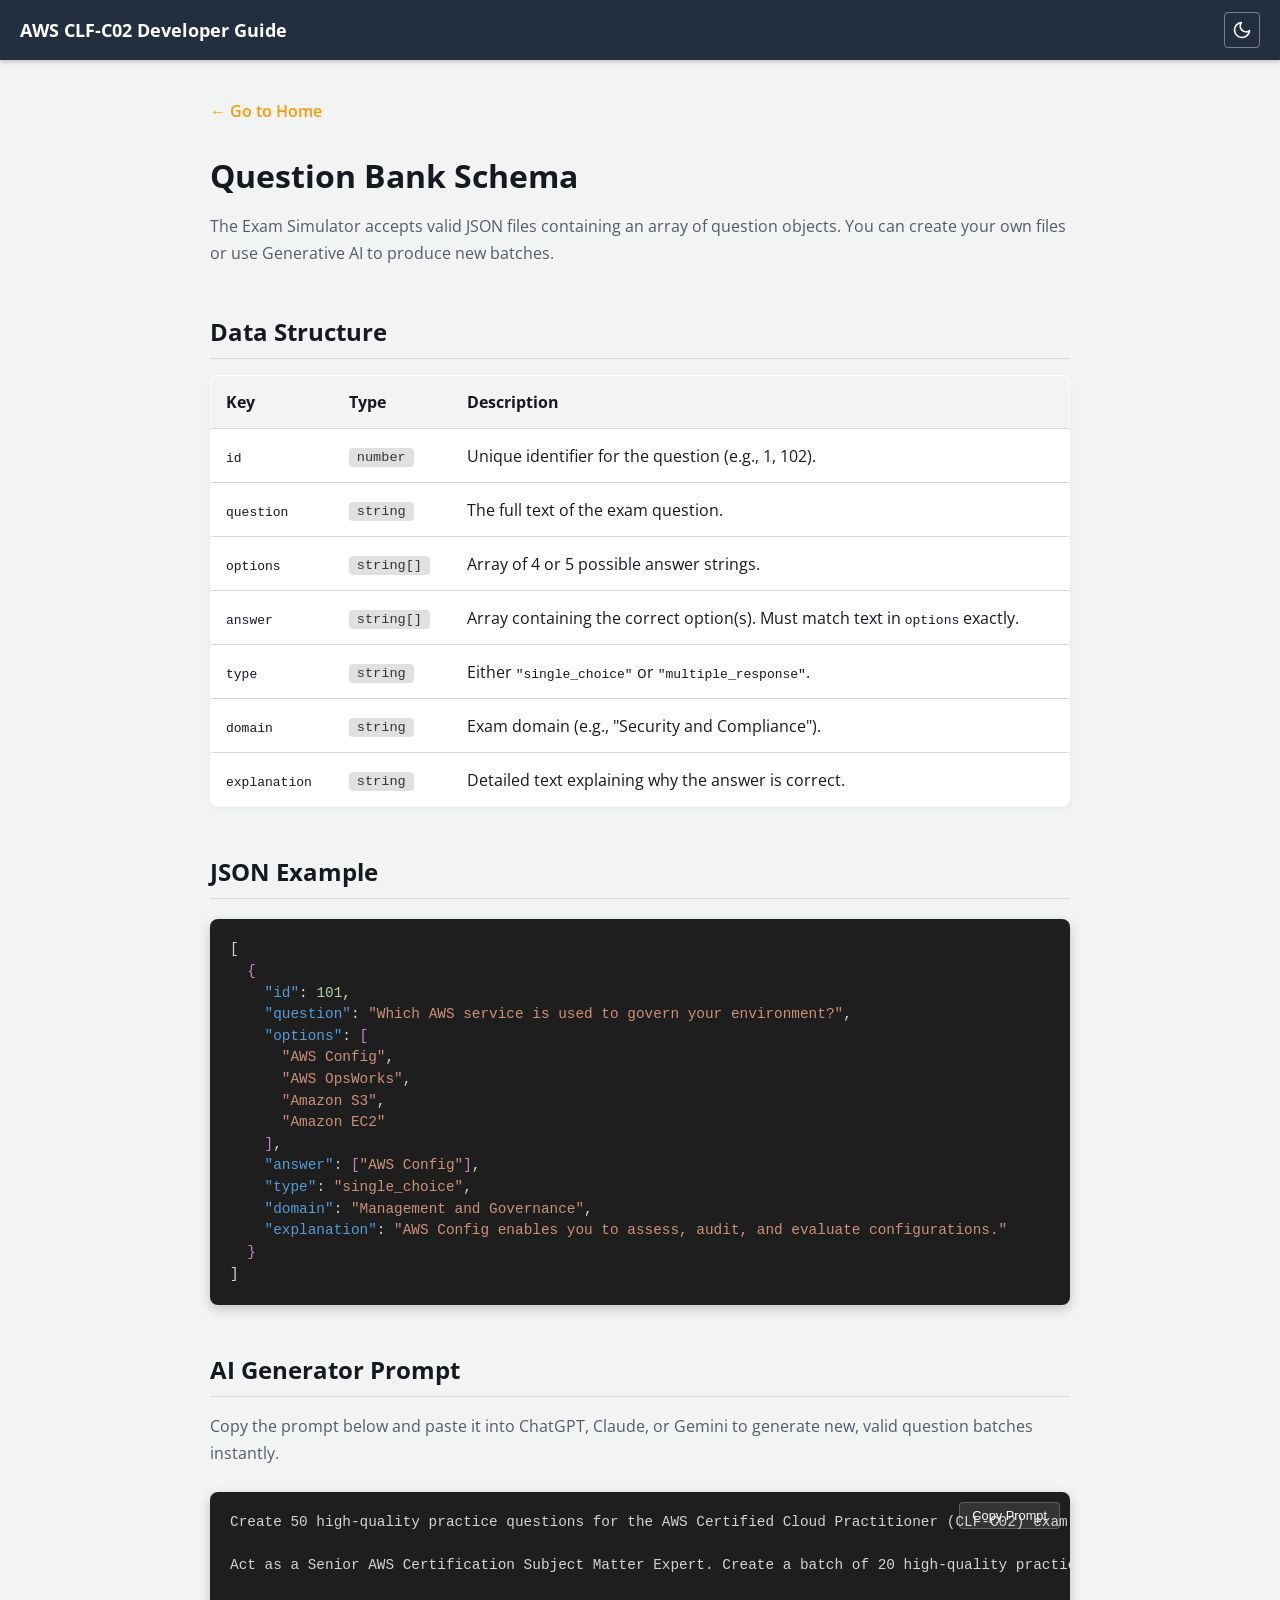
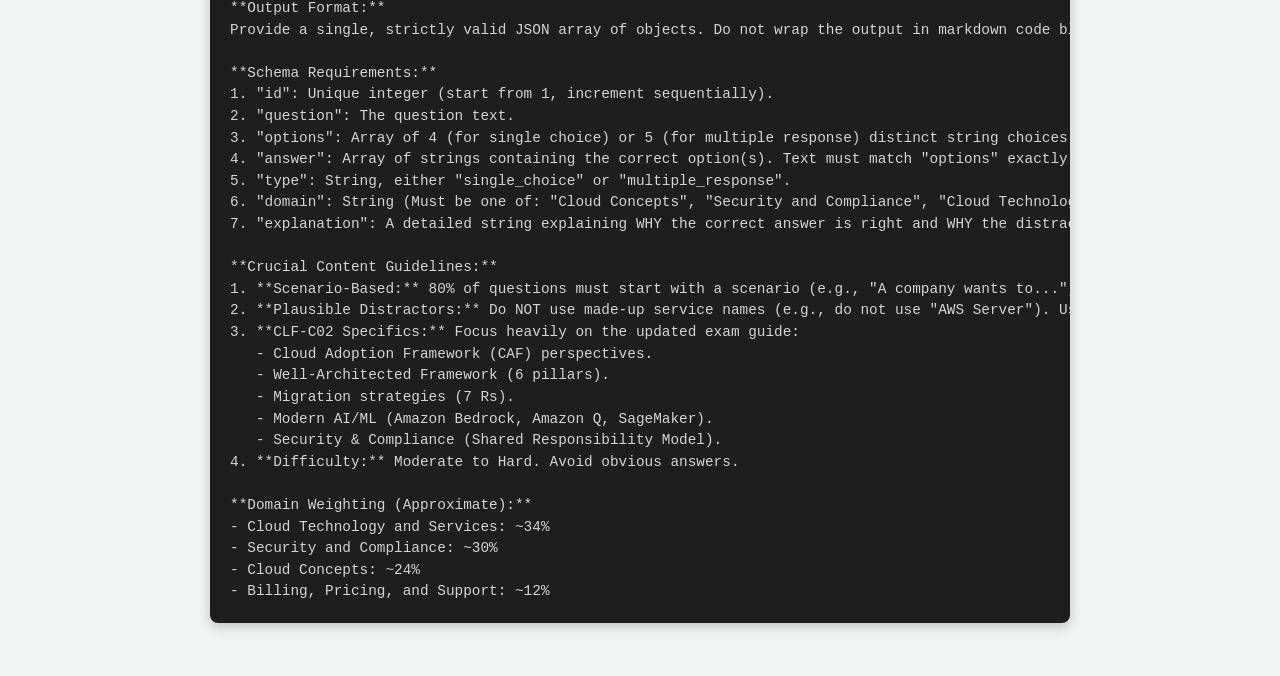
<file: schema.html>
<!DOCTYPE html>
<html lang="en">
<head>
    <meta charset="UTF-8">
    <meta name="viewport" content="width=device-width, initial-scale=1.0">
    <title>Question Bank Schema & AI Generator</title>
    <link rel="icon" href='data:image/svg+xml,<svg xmlns="http://www.w3.org/2000/svg" viewBox="0 0 24 24" fill="none" stroke="%236c5ce7" stroke-width="2" stroke-linecap="round" stroke-linejoin="round"><ellipse cx="12" cy="5" rx="9" ry="3"/><path d="M21 12c0 1.66-4 3-9 3s-9-1.34-9-3"/><path d="M3 5v14c0 1.66 4 3 9 3s9-1.34 9-3V5"/></svg>'>
    <link rel="stylesheet" href="style.css">
    <link rel="preconnect" href="https://fonts.googleapis.com">
    <link rel="preconnect" href="https://fonts.gstatic.com" crossorigin>
    <link href="https://fonts.googleapis.com/css2?family=Open+Sans:wght@400;600;700&family=Fira+Code:wght@400;500&display=swap" rel="stylesheet">
    <style>
        body { overflow-y: auto; height: auto; }
        .doc-container { max-width: 900px; margin: 0 auto; padding: 40px 20px; }
        
        h1 { margin-bottom: 1rem; font-size: 2rem; color: var(--text-main); }
        h2 { margin-top: 3rem; margin-bottom: 1rem; padding-bottom: 10px; border-bottom: 1px solid var(--border); font-size: 1.5rem; color: var(--text-main); }
        p { margin-bottom: 1.5rem; color: var(--text-muted); line-height: 1.7; }
        
        .schema-table { width: 100%; border-collapse: collapse; margin-bottom: 2rem; background: var(--bg-surface); border: 1px solid var(--border); border-radius: 8px; overflow: hidden; box-shadow: 0 2px 5px rgba(0,0,0,0.05); }
        .schema-table th, .schema-table td { text-align: left; padding: 15px; border-bottom: 1px solid var(--border); }
        .schema-table th { background: var(--bg-body); font-weight: 700; color: var(--text-main); }
        .schema-table tr:last-child td { border-bottom: none; }
        .type-badge { display: inline-block; padding: 2px 8px; border-radius: 4px; font-family: monospace; font-size: 0.85rem; background: #e0e0e0; color: #333; }
        [data-theme="dark"] .type-badge { background: #333; color: #eee; }

        .code-block { position: relative; background: #1e1e1e; border-radius: 8px; padding: 20px; margin: 20px 0; overflow-x: auto; font-family: 'Fira Code', monospace; font-size: 0.9rem; line-height: 1.5; color: #d4d4d4; box-shadow: 0 4px 12px rgba(0,0,0,0.2); }
        .copy-btn { position: absolute; top: 10px; right: 10px; background: rgba(255,255,255,0.1); border: 1px solid rgba(255,255,255,0.2); color: #fff; padding: 5px 12px; border-radius: 4px; cursor: pointer; font-size: 0.8rem; transition: all 0.2s; }
        .copy-btn:hover { background: rgba(255,255,255,0.2); }
        
        .k { color: #569cd6; }
        .s { color: #ce9178; }
        .n { color: #b5cea8; }
        .b { color: #c586c0; }
        
        .back-link { display: inline-flex; align-items: center; gap: 8px; margin-bottom: 2rem; color: var(--accent); text-decoration: none; font-weight: 600; }
        .back-link:hover { text-decoration: underline; }
    </style>
</head>
<body>

    <header class="exam-header">
        <div class="header-left">
            <span class="exam-title">AWS CLF-C02 Developer Guide</span>
        </div>
        <div class="header-right">
            <button id="theme-toggle" class="btn-icon theme-btn">
                <svg class="icon-sun" width="20" height="20" viewBox="0 0 24 24" fill="none" stroke="currentColor" stroke-width="2" stroke-linecap="round" stroke-linejoin="round"><circle cx="12" cy="12" r="5"></circle><line x1="12" y1="1" x2="12" y2="3"></line><line x1="12" y1="21" x2="12" y2="23"></line><line x1="4.22" y1="4.22" x2="5.64" y2="5.64"></line><line x1="18.36" y1="18.36" x2="19.78" y2="19.78"></line><line x1="1" y1="12" x2="3" y2="12"></line><line x1="21" y1="12" x2="23" y2="12"></line><line x1="4.22" y1="19.78" x2="5.64" y2="18.36"></line><line x1="18.36" y1="5.64" x2="19.78" y2="4.22"></line></svg>
                <svg class="icon-moon" width="20" height="20" viewBox="0 0 24 24" fill="none" stroke="currentColor" stroke-width="2" stroke-linecap="round" stroke-linejoin="round"><path d="M21 12.79A9 9 0 1 1 11.21 3 7 7 0 0 0 21 12.79z"></path></svg>
            </button>
        </div>
    </header>

    <div class="doc-container">
        <a href="index.html" class="back-link">← Go to Home</a>
        
        <h1>Question Bank Schema</h1>
        <p>The Exam Simulator accepts valid JSON files containing an array of question objects. You can create your own files or use Generative AI to produce new batches.</p>

        <h2>Data Structure</h2>
        <table class="schema-table">
            <thead>
                <tr>
                    <th>Key</th>
                    <th>Type</th>
                    <th>Description</th>
                </tr>
            </thead>
            <tbody>
                <tr>
                    <td><code>id</code></td>
                    <td><span class="type-badge">number</span></td>
                    <td>Unique identifier for the question (e.g., 1, 102).</td>
                </tr>
                <tr>
                    <td><code>question</code></td>
                    <td><span class="type-badge">string</span></td>
                    <td>The full text of the exam question.</td>
                </tr>
                <tr>
                    <td><code>options</code></td>
                    <td><span class="type-badge">string[]</span></td>
                    <td>Array of 4 or 5 possible answer strings.</td>
                </tr>
                <tr>
                    <td><code>answer</code></td>
                    <td><span class="type-badge">string[]</span></td>
                    <td>Array containing the correct option(s). Must match text in <code>options</code> exactly.</td>
                </tr>
                <tr>
                    <td><code>type</code></td>
                    <td><span class="type-badge">string</span></td>
                    <td>Either <code>"single_choice"</code> or <code>"multiple_response"</code>.</td>
                </tr>
                <tr>
                    <td><code>domain</code></td>
                    <td><span class="type-badge">string</span></td>
                    <td>Exam domain (e.g., "Security and Compliance").</td>
                </tr>
                <tr>
                    <td><code>explanation</code></td>
                    <td><span class="type-badge">string</span></td>
                    <td>Detailed text explaining why the answer is correct.</td>
                </tr>
            </tbody>
        </table>

        <h2>JSON Example</h2>
        <div class="code-block">
            <pre>[
  <span class="b">{</span>
    <span class="k">"id"</span>: <span class="n">101</span>,
    <span class="k">"question"</span>: <span class="s">"Which AWS service is used to govern your environment?"</span>,
    <span class="k">"options"</span>: <span class="b">[</span>
      <span class="s">"AWS Config"</span>,
      <span class="s">"AWS OpsWorks"</span>,
      <span class="s">"Amazon S3"</span>,
      <span class="s">"Amazon EC2"</span>
    <span class="b">]</span>,
    <span class="k">"answer"</span>: <span class="b">[</span><span class="s">"AWS Config"</span><span class="b">]</span>,
    <span class="k">"type"</span>: <span class="s">"single_choice"</span>,
    <span class="k">"domain"</span>: <span class="s">"Management and Governance"</span>,
    <span class="k">"explanation"</span>: <span class="s">"AWS Config enables you to assess, audit, and evaluate configurations."</span>
  <span class="b">}</span>
]</pre>
        </div>

        <h2>AI Generator Prompt</h2>
        <p>Copy the prompt below and paste it into ChatGPT, Claude, or Gemini to generate new, valid question batches instantly.</p>
        
        <div class="code-block">
            <button class="copy-btn" onclick="copyPrompt()">Copy Prompt</button>
            <pre id="ai-prompt">Create 50 high-quality practice questions for the AWS Certified Cloud Practitioner (CLF-C02) exam.

Act as a Senior AWS Certification Subject Matter Expert. Create a batch of 20 high-quality practice questions for the AWS Certified Cloud Practitioner (CLF-C02) exam.

**Output Format:**
Provide a single, strictly valid JSON array of objects. Do not wrap the output in markdown code blocks (no ```json).

**Schema Requirements:**
1. "id": Unique integer (start from 1, increment sequentially).
2. "question": The question text.
3. "options": Array of 4 (for single choice) or 5 (for multiple response) distinct string choices.
4. "answer": Array of strings containing the correct option(s). Text must match "options" exactly.
5. "type": String, either "single_choice" or "multiple_response".
6. "domain": String (Must be one of: "Cloud Concepts", "Security and Compliance", "Cloud Technology and Services", "Billing, Pricing, and Support").
7. "explanation": A detailed string explaining WHY the correct answer is right and WHY the distractors are wrong.

**Crucial Content Guidelines:**
1. **Scenario-Based:** 80% of questions must start with a scenario (e.g., "A company wants to...", "A developer needs to..."). Avoid simple definition questions.
2. **Plausible Distractors:** Do NOT use made-up service names (e.g., do not use "AWS Server"). Use REAL AWS services that are incorrect for the specific scenario (e.g., suggesting "S3 Glacier" when the user needs milliseconds latency).
3. **CLF-C02 Specifics:** Focus heavily on the updated exam guide:
   - Cloud Adoption Framework (CAF) perspectives.
   - Well-Architected Framework (6 pillars).
   - Migration strategies (7 Rs).
   - Modern AI/ML (Amazon Bedrock, Amazon Q, SageMaker).
   - Security & Compliance (Shared Responsibility Model).
4. **Difficulty:** Moderate to Hard. Avoid obvious answers.

**Domain Weighting (Approximate):**
- Cloud Technology and Services: ~34%
- Security and Compliance: ~30%
- Cloud Concepts: ~24%
- Billing, Pricing, and Support: ~12%
</pre>
        </div>

    </div>

    <script>
        const toggleBtn = document.getElementById('theme-toggle');
        const isDark = localStorage.getItem('aws_theme') === 'dark';
        if (isDark) document.body.setAttribute('data-theme', 'dark');

        toggleBtn.addEventListener('click', () => {
            const current = document.body.getAttribute('data-theme');
            if (current === 'dark') {
                document.body.removeAttribute('data-theme');
                localStorage.setItem('aws_theme', 'light');
            } else {
                document.body.setAttribute('data-theme', 'dark');
                localStorage.setItem('aws_theme', 'dark');
            }
        });

        function copyPrompt() {
            const text = document.getElementById('ai-prompt').innerText;
            navigator.clipboard.writeText(text).then(() => {
                const btn = document.querySelector('.copy-btn');
                btn.textContent = 'Copied!';
                setTimeout(() => btn.textContent = 'Copy Prompt', 2000);
            });
        }
    </script>
</body>
</html>
</file>
<file: style.css>
:root {
    --bg-body: #f2f3f3;
    --bg-header: #232f3e;
    --bg-surface: #ffffff;
    --text-main: #16191f;
    --text-muted: #545b64;
    --accent: #ff9900;
    --border: #d5dbdb;
    --selection-blue: #f1f8ff;
    --btn-primary: #ec7211;
    --btn-primary-hover: #eb5f07;
    --btn-secondary: #ffffff;
    --success: #1d8102;
    --error: #d13212;
    --timer-green: #037f0c;
    --timer-yellow: #d18f00;
    --timer-red: #d13212;
    --modal-bg: #ffffff;
    --overlay-bg: rgba(0, 0, 0, 0.5);
    --toolbar-height: 54px;
    --footer-height: 70px;
    --grid-default: #eaeded;
    --grid-visited: #d13212;
    --grid-answered: #1d8102;
    --grid-current: #ff9900;
    --grid-text-dark: #16191f;
    --grid-text-light: #ffffff;
}

[data-theme="dark"] {
    --bg-body: #000000;
    --bg-header: #121212;
    --bg-surface: #1a1a1a;
    --text-main: #ffffff;
    --text-muted: #aab7b8;
    --border: #404040;
    --selection-blue: #2a2a2a;
    --btn-secondary: #2c2c2c;
    --btn-primary: #ff9900;
    --btn-primary-hover: #ffac31;
    --modal-bg: #1f2a3c;
    --overlay-bg: rgba(0, 0, 0, 0.7);
    --grid-default: #2c2c2c;
    --grid-visited: #d13212;
    --grid-answered: #1d8102;
    --grid-current: #ff9900;
    --grid-text-dark: #ffffff;
    --grid-text-light: #ffffff;
}

* { box-sizing: border-box; margin: 0; padding: 0; }
body { font-family: 'Open Sans', sans-serif; background-color: var(--bg-body); color: var(--text-main); height: 100vh; display: flex; flex-direction: column; overflow: hidden; }

.exam-header { background-color: var(--bg-header); color: white; height: 60px; display: flex; align-items: center; justify-content: space-between; padding: 0 20px; flex-shrink: 0; box-shadow: 0 2px 4px rgba(0,0,0,0.2); z-index: 20; }
.exam-title { font-weight: 700; font-size: 1.1rem; overflow: hidden; white-space: nowrap; text-overflow: ellipsis; }
.header-right { display: flex; align-items: center; gap: 15px; }
.timer-box { font-family: monospace; font-size: 1rem; font-weight: 700; background: rgba(255,255,255,0.1); padding: 4px 10px; border-radius: 4px; }
.timer-bar-container { width: 100%; height: 6px; background-color: var(--border); display: none; }
.timer-bar { height: 100%; width: 100%; background-color: var(--timer-green); transition: width 0.1s linear, background-color 0.5s ease; }

.theme-btn { display: flex; align-items: center; justify-content: center; width: 36px; height: 36px; background: transparent; border: 1px solid rgba(255,255,255,0.4); border-radius: 4px; color: white; cursor: pointer; }
.theme-btn:hover { background: rgba(255,255,255,0.1); }
.icon-sun { display: none; } .icon-moon { display: block; }
[data-theme="dark"] .icon-sun { display: block; } [data-theme="dark"] .icon-moon { display: none; }

.view { display: none; flex: 1; flex-direction: column; overflow: hidden; height: 100%; }
.view.active { display: flex; }

#view-setup { align-items: center; justify-content: center; padding: 20px; overflow-y: auto; }
.setup-card { background: var(--bg-surface); padding: 40px; border-radius: 8px; border: 1px solid var(--border); max-width: 500px; width: 100%; text-align: center; }
.drop-zone { border: 2px dashed var(--border); padding: 30px; border-radius: 8px; margin: 20px 0; cursor: pointer; transition: all 0.2s; }
.drop-zone:hover { border-color: var(--accent); background: rgba(255,153,0,0.05); }
.settings-grid { display: grid; grid-template-columns: 1fr 1fr; gap: 20px; margin-bottom: 25px; text-align: left; align-items: end; }
.setting-item { display: flex; flex-direction: column; }
.setting-item label { margin-bottom: 6px; font-size: 0.9rem; font-weight: 600; line-height: 1.2; height: 36px; display: flex; align-items: end; }
.setting-item input { width: 100%; padding: 10px; background: var(--bg-body); color: var(--text-main); border: 1px solid var(--border); border-radius: 4px; font-size: 1rem; }
.hint { font-size: 0.75rem; color: var(--text-muted); margin-top: 5px; display: block; }
.btn-primary-large { width: 100%; background: var(--btn-primary); color: white; border: none; padding: 14px; font-size: 1rem; font-weight: 700; border-radius: 4px; cursor: pointer; }
.btn-primary-large:disabled { opacity: 0.5; cursor: not-allowed; }

.exam-layout { display: flex; flex: 1; overflow: hidden; height: 100%; position: relative; }
.exam-main-content { flex: 1; display: flex; flex-direction: column; overflow: hidden; min-width: 0; }
.exam-toolbar { background: var(--bg-surface); height: var(--toolbar-height); padding: 0 20px; display: flex; justify-content: space-between; align-items: center; border-bottom: 1px solid var(--border); font-size: 0.95rem; flex-shrink: 0; }
.toolbar-right { display: flex; align-items: center; gap: 15px; }
.checkbox-wrapper { display: flex; align-items: center; gap: 8px; cursor: pointer; }
.shortcut-hint { font-size: 0.75rem; color: var(--text-muted); opacity: 0.8; }
.sidebar-toggle { display: none; color: var(--text-main); border: 1px solid var(--border); border-radius: 4px; padding: 4px; background: transparent; cursor: pointer; }

.exam-sidebar { width: 280px; background: var(--bg-surface); border-left: 1px solid var(--border); display: flex; flex-direction: column; z-index: 15; flex-shrink: 0; transition: transform 0.3s ease; }
.sidebar-header { height: var(--toolbar-height); display: flex; align-items: center; padding: 0 15px; font-weight: 700; border-bottom: 1px solid var(--border); background: var(--bg-body); font-size: 0.9rem; }
.progress-grid { flex: 1; overflow-y: auto; padding: 15px; display: grid; grid-template-columns: repeat(5, 1fr); gap: 8px; align-content: start; }

.grid-item { aspect-ratio: 1; background: var(--grid-default); border: 1px solid var(--border); border-radius: 4px; display: flex; align-items: center; justify-content: center; font-size: 0.8rem; cursor: pointer; position: relative; color: var(--text-main); transition: all 0.2s; }
.grid-item:hover { border-color: var(--accent); transform: scale(1.05); }
.grid-item.flagged::after { content: '🚩'; font-size: 10px; position: absolute; top: 1px; right: 1px; }
.grid-item.current { background-color: var(--grid-current); color: #000; border-color: var(--grid-current); font-weight: bold; }
.grid-item.answered { background-color: var(--grid-answered); color: #fff; border-color: var(--grid-answered); }
.grid-item.visited { background-color: var(--grid-visited); color: #fff; border-color: var(--grid-visited); }

.sidebar-footer { height: var(--footer-height); border-top: 1px solid var(--border); display: flex; align-items: center; padding: 0 15px; background: var(--bg-surface); }
.legend { font-size: 0.75rem; display: flex; gap: 10px; flex-wrap: wrap; }
.legend-item { display: flex; align-items: center; gap: 5px; }
.dot { width: 10px; height: 10px; border-radius: 2px; display: inline-block; border: 1px solid var(--border); }
.dot.unvisited { background: var(--grid-default); }
.dot.answer { background: var(--grid-answered); }
.dot.visited { background: var(--grid-visited); }
.dot.current { background: var(--grid-current); }
.dot.flag { background: var(--grid-default); position: relative; } 
.dot.flag::after { content:'🚩'; font-size:8px; position:absolute; top:-3px; left:0; }

.question-container { flex: 1; overflow-y: auto; padding: 30px; background: var(--bg-surface); display: flex; justify-content: center; }
.q-content-scroll { max-width: 900px; width: 100%; padding-bottom: 40px; }
.question-stem { font-size: 1.1rem; margin-bottom: 1.5rem; line-height: 1.6; color: var(--text-main); }
.options-group { display: flex; flex-direction: column; gap: 12px; }
.option-row { display: flex; padding: 12px 15px; border: 1px solid var(--border); border-radius: 4px; cursor: pointer; align-items: flex-start; background: var(--bg-surface); transition: background 0.1s; }
.option-row:hover { border-color: var(--text-muted); }
.option-row.selected { background-color: var(--selection-blue); border-color: var(--accent); box-shadow: inset 0 0 0 1px var(--accent); }
.option-row.disabled { opacity: 0.5; pointer-events: none; background-color: #f0f0f0; border-color: #ddd; filter: grayscale(100%); }
[data-theme="dark"] .option-row.disabled { background-color: #2a2a2a; border-color: #404040; opacity: 0.4; }

.opt-indicator { width: 20px; height: 20px; border: 2px solid var(--text-muted); margin-right: 15px; flex-shrink: 0; display: flex; align-items: center; justify-content: center; margin-top: 2px; }
.radio .opt-indicator { border-radius: 50%; } .check .opt-indicator { border-radius: 3px; }
.selected .opt-indicator { border-color: var(--accent); background: var(--accent); }

.exam-footer { height: var(--footer-height); background: var(--bg-surface); border-top: 1px solid var(--border); padding: 0 20px; display: flex; justify-content: space-between; align-items: center; flex-shrink: 0; }
.nav-buttons { display: flex; gap: 10px; }
.btn-footer { padding: 10px 24px; font-weight: 700; border-radius: 4px; cursor: pointer; font-size: 0.9rem; }
.btn-footer.primary { background: var(--btn-primary); color: white; border: none; }
.btn-footer.primary:hover { background: var(--btn-primary-hover); }
.btn-footer.secondary { background: transparent; color: var(--text-main); border: 1px solid var(--border); }
.btn-footer.secondary:hover { border-color: var(--text-muted); }
.btn-footer:disabled { opacity: 0.5; cursor: default; }

#view-results { justify-content: center; align-items: center; text-align: center; }
.score-badge { font-size: 3.5rem; font-weight: 800; margin-bottom: 20px; }
.score-details { display: grid; grid-template-columns: repeat(3, 1fr); gap: 20px; margin: 40px 0; }
.detail-box .value { font-size: 2.5rem; font-weight: 700; margin-top: 5px; }

.modal-overlay { position: fixed; top: 0; left: 0; right: 0; bottom: 0; background: var(--overlay-bg); backdrop-filter: blur(4px); display: none; align-items: center; justify-content: center; z-index: 9999; }
.modal-overlay.open { display: flex; }
.modal-box { background: var(--modal-bg); padding: 30px; border-radius: 8px; box-shadow: 0 10px 25px rgba(0,0,0,0.5); max-width: 400px; width: 90%; border: 1px solid var(--border); }
.modal-title { margin-bottom: 15px; font-size: 1.3rem; font-weight: 700; }
.modal-body { margin-bottom: 25px; color: var(--text-muted); line-height: 1.5; font-size: 0.95rem; }
.modal-stats-list { margin-top: 15px; background: var(--bg-body); padding: 15px; border-radius: 4px; font-family: monospace; }
.stat-row { display: flex; justify-content: space-between; margin-bottom: 8px; }
.stat-row.warning { color: var(--accent); font-weight: bold; }
.stat-row.danger { color: var(--error); font-weight: bold; }
.modal-actions { display: flex; justify-content: flex-end; gap: 15px; }

@media (max-width: 768px) {
    .exam-header { padding: 0 15px; }
    .exam-title { font-size: 0.95rem; }
    .setup-card { padding: 25px; }
    .settings-grid { grid-template-columns: 1fr; gap: 15px; }
    .setting-item label { height: auto; margin-bottom: 5px; }
    .exam-sidebar { position: fixed; right: -280px; top: 0; bottom: 0; height: 100%; width: 280px; border-left: 1px solid var(--border); box-shadow: -5px 0 15px rgba(0,0,0,0.1); z-index: 1001; padding-top: 60px; }
    .exam-sidebar.open { right: 0; }
    .sidebar-overlay { position: fixed; top: 0; left: 0; right: 0; bottom: 0; background: rgba(0,0,0,0.5); z-index: 1000; display: none; backdrop-filter: blur(2px); }
    .sidebar-overlay.active { display: block; }
    .sidebar-toggle { display: block; margin-left: 10px; }
    .shortcut-hint { display: none; }
    .timer-label { display: none; }
    .score-details { grid-template-columns: 1fr; }
}
</file>
